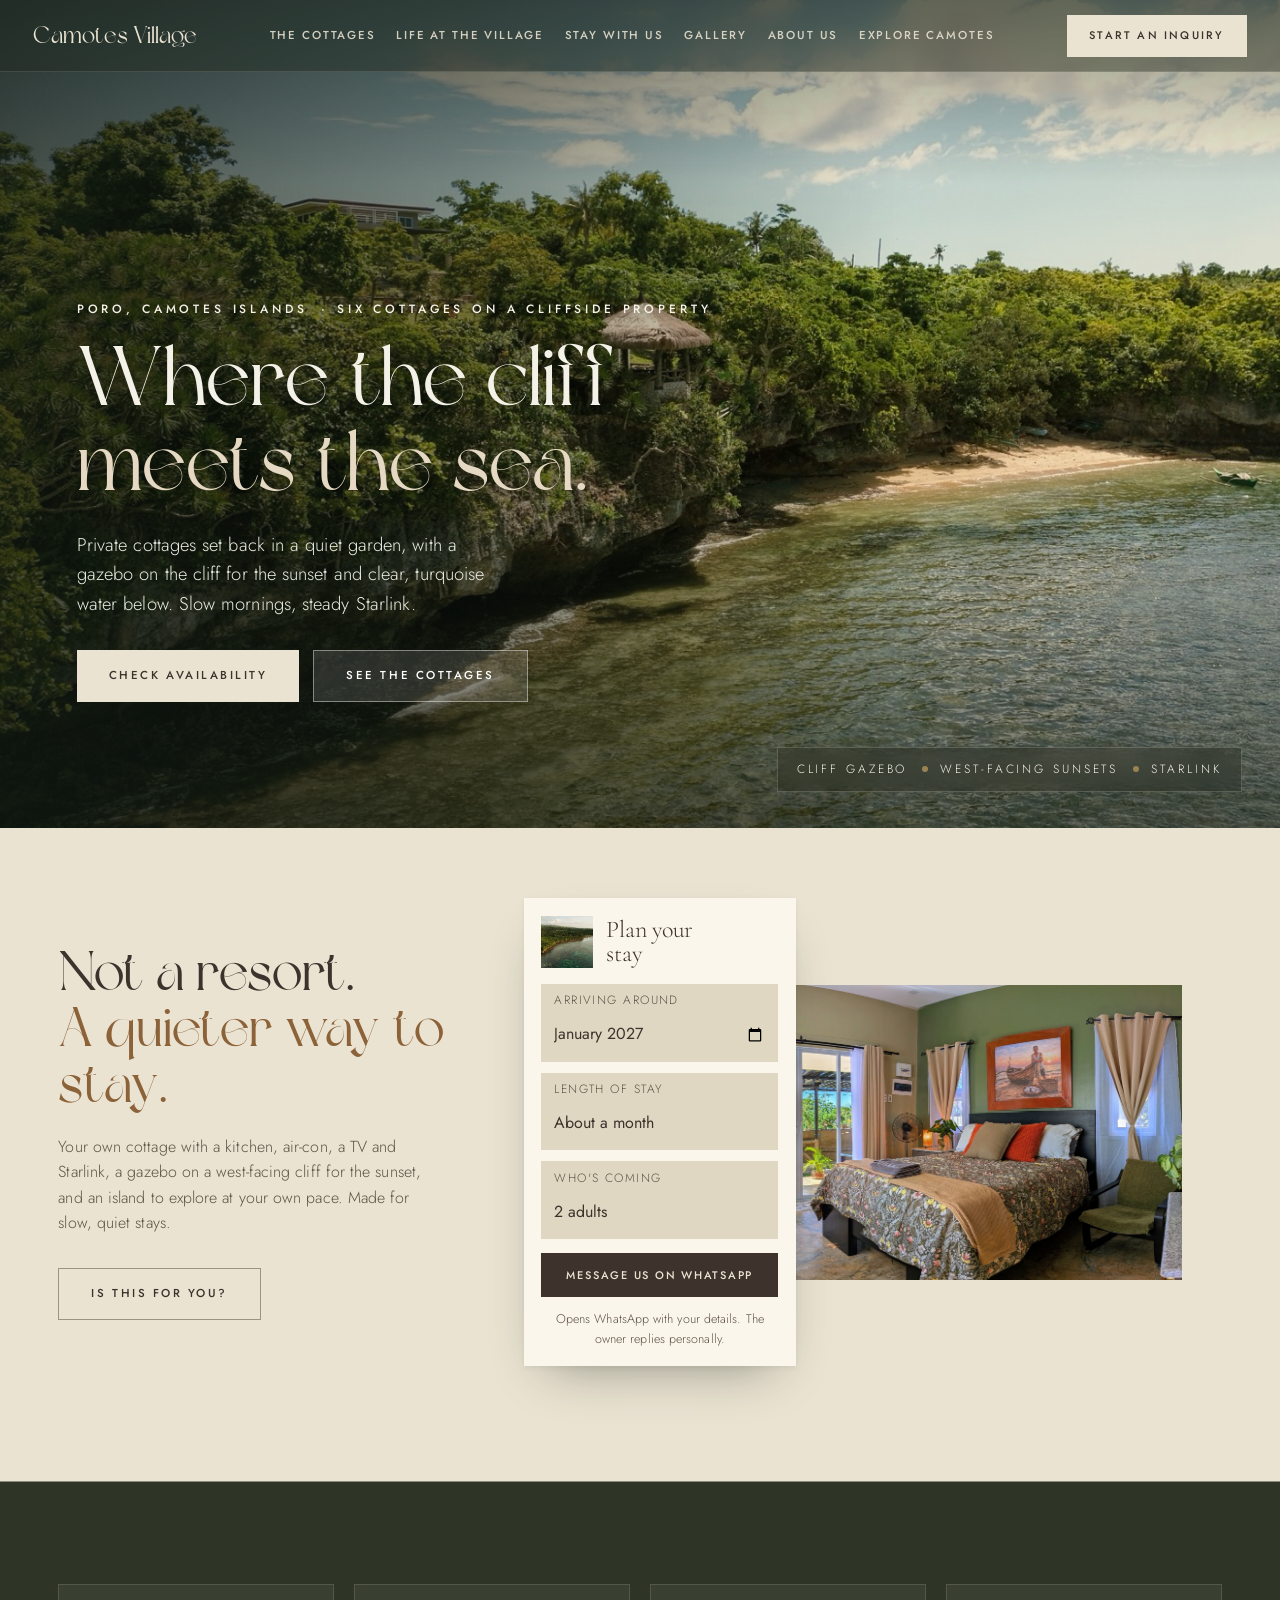
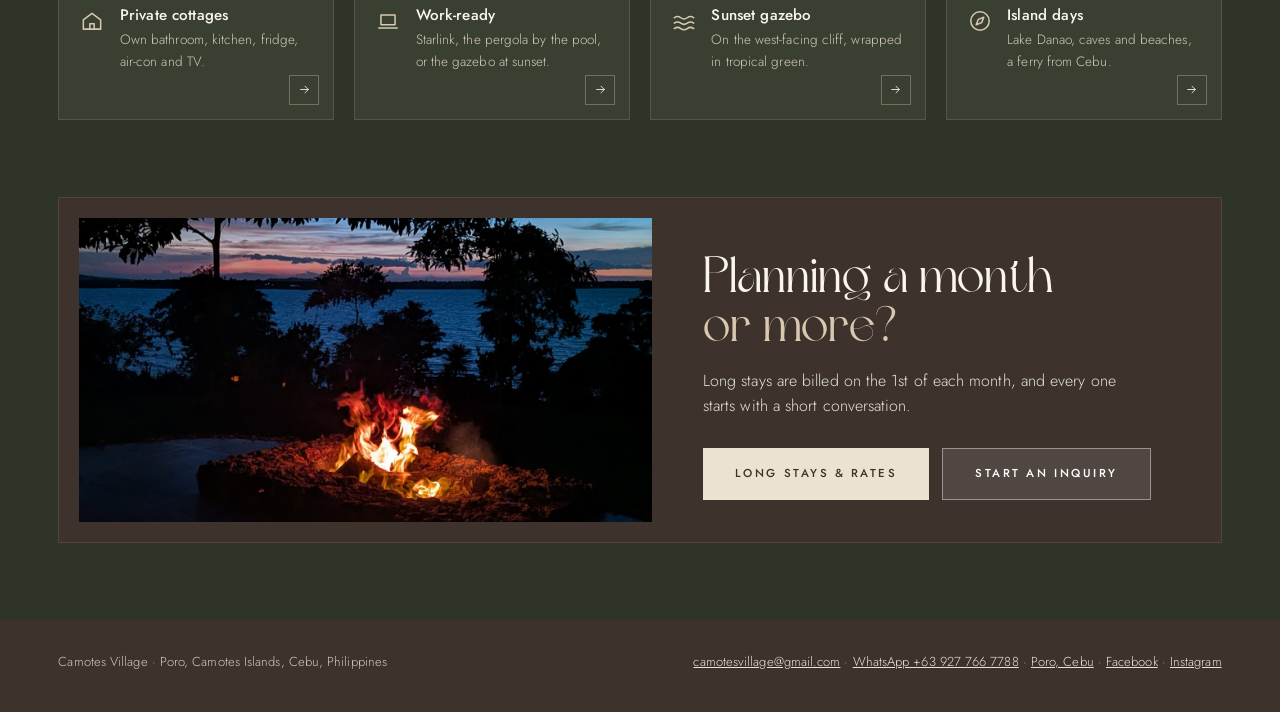
<file: index.html>
<!doctype html>
<html lang="en">
<head>
<meta charset="utf-8">
<meta name="robots" content="noindex, nofollow, noimageindex">
<meta name="viewport" content="width=device-width, initial-scale=1, viewport-fit=cover">
<title>Camotes Village · A quiet cliffside retreat in Poro, Cebu</title>
<meta name="description" content="Camotes Village: six private cottages on a cliffside property above clear water in Poro, Camotes Islands, Cebu. Sunsets from the cliff gazebo, reliable Starlink and six friendly resident dogs.">
<link rel="icon" href="data:image/svg+xml,<svg xmlns='http://www.w3.org/2000/svg' viewBox='0 0 32 32'><rect width='32' height='32' rx='16' fill='%234E5B3B'/><circle cx='16' cy='18' r='6' fill='%23E8E3D9'/></svg>">
<link rel="preconnect" href="https://fonts.googleapis.com">
<link rel="preconnect" href="https://fonts.gstatic.com" crossorigin>
<link href="https://fonts.googleapis.com/css2?family=Cormorant+Garamond:ital,wght@0,300;0,400;0,500;1,300;1,400&family=Jost:wght@300;400;500&display=swap" rel="stylesheet">
<link rel="stylesheet" href="photo-focus.css">
<style>
  :root {
    --page: #FBF9F4;        /* warm white, the page */
    --tile: #F3EFE6;        /* stone tiles and cards */
    --ink: #1E261C;         /* forest */
    --soft: #5A6450;
    --olive: #4E5B3B;       /* the one accent: buttons, the long-stay band */
    --olive-deep: #3E4A2F;
    --line: rgba(30, 38, 28, 0.13);
    --r-xl: 22px; --r-lg: 18px; --r-md: 14px;
    --display: "Cormorant Garamond", Georgia, serif;
    --text: "Jost", system-ui, sans-serif;
    --gutter: clamp(16px, 3vw, 40px);
    --maxw: 1240px;
    --ease: cubic-bezier(0.23, 1, 0.32, 1);
  }
  *, *::before, *::after { box-sizing: border-box; }
  html { -webkit-text-size-adjust: 100%; scroll-behavior: smooth; }
  body { margin: 0; background: var(--page); color: var(--ink); font: 300 16px/1.6 var(--text); letter-spacing: 0.005em; }
  img { display: block; max-width: 100%; }
  a { color: inherit; }
  :focus-visible { outline: 2px solid var(--olive); outline-offset: 3px; }
  h1, h2, h3 { font-family: var(--display); font-weight: 300; letter-spacing: -0.01em; margin: 0; }
  p { margin: 0; }
  .wrap { max-width: var(--maxw); margin: 0 auto; padding-inline: var(--gutter); }
  .eyebrow { font: 500 11px/1.2 var(--text); letter-spacing: 0.22em; text-transform: uppercase; color: var(--soft); }
  .pill {
    display: inline-flex; align-items: center; gap: 0.7rem; min-height: 46px; padding: 0 1.4rem; border-radius: 999px;
    font: 500 11.5px/1 var(--text); letter-spacing: 0.18em; text-transform: uppercase; text-decoration: none; white-space: nowrap;
    background: var(--olive); color: #F4F1E8; border: 1px solid var(--olive); cursor: pointer;
    transition: background-color 240ms var(--ease), color 240ms var(--ease);
  }
  .pill:hover { background: var(--olive-deep); }
  .pill--ghost { background: transparent; color: var(--ink); border-color: rgba(30, 38, 28, 0.35); }
  .pill--ghost:hover { background: var(--ink); color: var(--page); }
  .pill--light { background: transparent; color: #F4F1E8; border-color: rgba(244, 241, 232, 0.55); }
  .pill--light:hover { background: #F4F1E8; color: var(--olive-deep); }
  .pill svg { width: 16px; height: 16px; }
  .placeholder { display: inline-block; padding: 0 0.35em; border: 1px dashed currentColor; opacity: 0.8; font-style: normal; }

  /* gentle fade-in on entry, once */
  .in { opacity: 0; transform: translateY(14px); transition: opacity 620ms var(--ease), transform 620ms var(--ease); }
  .in.is-in { opacity: 1; transform: none; }
  @media (prefers-reduced-motion: reduce) { .in { transform: none; transition-duration: 200ms; } html { scroll-behavior: auto; } }

  /* ---------------------------------------------------------------- hero -- */
  .hero { padding: 12px 12px 0; }
  .hero__panel {
    position: relative; border-radius: var(--r-xl); overflow: hidden; color: #F4F1E8;
    min-height: min(860px, 92svh); display: flex; flex-direction: column;
  }
  .hero__img { position: absolute; inset: 0; width: 100%; height: 100%; object-fit: cover; object-position: 60% 40%; }
  .hero__shade {
    position: absolute; inset: 0; pointer-events: none;
    background:
      linear-gradient(90deg, rgba(14, 22, 16, 0.72) 0%, rgba(14, 22, 16, 0.42) 38%, rgba(14, 22, 16, 0.05) 70%),
      linear-gradient(180deg, rgba(14, 22, 16, 0.45) 0%, transparent 22%, transparent 62%, rgba(14, 22, 16, 0.55) 100%);
  }
  .nav { position: relative; z-index: 2; display: flex; align-items: center; gap: 1.5rem; padding: 22px clamp(18px, 3vw, 40px); }
  .nav__mark { display: flex; align-items: center; gap: 0.6rem; font: 400 1.4rem/1 var(--display); text-decoration: none; letter-spacing: 0.02em; white-space: nowrap; }
  .nav__links { display: flex; gap: clamp(1rem, 2vw, 2rem); margin: 0 auto; }
  .nav__links a { font-size: 13px; text-decoration: none; opacity: 0.9; padding-block: 0.8rem; white-space: nowrap; }
  .nav__links a:hover { opacity: 1; text-decoration: underline; text-underline-offset: 6px; }
  .nav .pill { background: rgba(78, 91, 59, 0.92); border-color: transparent; }
  .menu { position: relative; }
  .menu summary {
    list-style: none; cursor: pointer; width: 46px; height: 46px; border-radius: 50%; background: #F4F1E8; color: var(--ink);
    display: grid; place-items: center;
  }
  .menu summary::-webkit-details-marker { display: none; }
  .menu summary svg { width: 18px; height: 18px; }
  .menu__panel {
    position: absolute; right: 0; top: calc(100% + 10px); min-width: 15rem; padding: 0.6rem 0; display: grid;
    background: var(--page); color: var(--ink); border-radius: var(--r-md); box-shadow: 0 18px 40px -16px rgba(20, 30, 20, 0.45);
  }
  .menu__panel a { padding: 0.75rem 1.25rem; text-decoration: none; font-size: 15px; }
  .menu__panel a:hover { background: var(--tile); }

  .hero__body { position: relative; z-index: 1; flex: 1; display: grid; align-content: center; padding: 2rem clamp(18px, 6vw, 88px) 9.5rem; max-width: 46rem; }
  .hero h1 { font-size: clamp(3.2rem, 1.6rem + 5.4vw, 6.6rem); line-height: 0.95; }
  .hero h1 span { display: block; }
  .hero h1 span:last-child { font-style: italic; color: #DCE3C7; }
  .hero__lede { margin-top: 1.4rem; font-size: clamp(1rem, 0.95rem + 0.3vw, 1.15rem); max-width: 26rem; color: #E9EDE2; }
  .hero__body .pill { margin-top: 2rem; justify-self: start; background: rgba(78, 91, 59, 0.92); border-color: rgba(220, 227, 199, 0.35); }
  .values {
    position: absolute; z-index: 1; right: clamp(18px, 3vw, 40px); bottom: 9.5rem;
    display: flex; gap: 1.1rem; align-items: center; list-style: none; padding: 0; margin: 0; font-size: 13px;
  }
  .values li { display: flex; align-items: center; gap: 0.5rem; }
  .values li + li::before { content: ""; width: 28px; height: 1px; background: rgba(244, 241, 232, 0.5); margin-right: 0.6rem; }
  .values svg { width: 18px; height: 18px; flex: none; }

  /* ----------------------------------------- the three cards over the hero -- */
  .over { position: relative; z-index: 3; margin-top: -7.5rem; }
  .over__grid { display: grid; grid-template-columns: 3fr 1.05fr; gap: clamp(12px, 1.6vw, 20px); align-items: start; }
  .over__cards { display: grid; grid-template-columns: repeat(3, 1fr); gap: clamp(12px, 1.6vw, 20px); }
  .card {
    position: relative; display: block; aspect-ratio: 4 / 3.3; border-radius: var(--r-lg); overflow: hidden; color: #F4F1E8; text-decoration: none;
    border: 5px solid var(--page); box-shadow: 0 18px 40px -22px rgba(20, 30, 20, 0.55);
  }
  .card img { width: 100%; height: 100%; object-fit: cover; transition: transform 900ms var(--ease); }
  .card:hover img { transform: scale(1.04); }
  .card::after { content: ""; position: absolute; inset: 0; background: linear-gradient(180deg, transparent 45%, rgba(14, 22, 16, 0.72)); }
  .card__t { position: absolute; z-index: 1; left: 16px; right: 16px; bottom: 14px; display: flex; justify-content: space-between; align-items: end; gap: 1rem; }
  .card__t h3 { font-size: clamp(1.25rem, 1rem + 0.6vw, 1.55rem); line-height: 1.05; }
  .card__t span { font: 400 1rem/1 var(--display); opacity: 0.85; }
  /* starts below the hero's edge; the negative bottom margin lets it hang beside the next section instead of pushing it down */
  .exp { padding: 0 0 0.6rem 0.6rem; margin-top: 8.25rem; margin-bottom: -6rem; }
  .exp h2 { font: 500 0.95rem/1.3 var(--text); letter-spacing: 0.01em; }
  .exp p { margin-top: 0.6rem; font-size: 14px; color: var(--soft); }
  .exp dl { margin: 1rem 0 0; display: grid; grid-template-columns: auto 1fr; gap: 0.35rem 1rem; font-size: 13px; }
  .exp dt { color: var(--soft); }
  .exp dd { margin: 0; }

  /* -------------------------------------------------------- relaxation -- */
  .relax { padding-block: clamp(2.5rem, 4.5vw, 4rem) clamp(3rem, 5vw, 4rem); }
  .relax__grid { display: grid; grid-template-columns: 0.95fr 1.6fr; gap: clamp(2rem, 4vw, 3.5rem); align-items: center; }
  .relax h2 { font-size: clamp(2.4rem, 1.6rem + 2.4vw, 3.6rem); line-height: 1; }
  .relax__copy p { margin-top: 1.25rem; color: var(--soft); max-width: 24rem; }
  .relax__copy .pill { margin-top: 2rem; }
  .relax__visual { position: relative; display: grid; grid-template-columns: 17rem 1fr; align-items: center; }
  .relax__photo { grid-column: 2; grid-row: 1; margin-left: -4rem; border-radius: var(--r-lg); overflow: hidden; aspect-ratio: 16 / 10.5; }
  .relax__photo img { width: 100%; height: 100%; object-fit: cover; }

  .plan {
    grid-column: 1; grid-row: 1; position: relative; z-index: 1; background: var(--page); border-radius: var(--r-lg);
    padding: 1.1rem; box-shadow: 0 22px 50px -24px rgba(20, 30, 20, 0.45), 0 2px 6px rgba(20, 30, 20, 0.06);
    display: grid; gap: 0.7rem;
  }
  .plan__head { display: flex; gap: 0.8rem; align-items: center; margin-bottom: 0.3rem; }
  .plan__head img { width: 52px; height: 52px; border-radius: 0; object-fit: cover; }
  .plan__head h3 { font-size: 1.5rem; line-height: 1; }
  .plan label { display: grid; gap: 0.15rem; background: var(--tile); border-radius: 10px; padding: 0.45rem 0.8rem 0.3rem; font-size: 12px; letter-spacing: 0.12em; text-transform: uppercase; color: var(--soft); cursor: pointer; }
  .plan input, .plan select {
    font: 400 16px/1.3 var(--text); letter-spacing: 0; text-transform: none; color: var(--ink);
    background: transparent; border: 0; padding: 0.1rem 0; width: 100%; min-height: 44px; appearance: none; -webkit-appearance: none;
  }
  .plan input:focus, .plan select:focus { outline: none; }
  /* month field: iOS Safari centres date values and Android Chrome pads them; pin the value to the left edge like the other fields */
  .plan input[type=month] { text-align: left; display: block; }
  .plan input[type=month]::-webkit-date-and-time-value { text-align: left; margin: 0; }
  .plan input[type=month]::-webkit-datetime-edit, .plan input[type=month]::-webkit-datetime-edit-fields-wrapper { padding: 0; margin: 0; }
  .plan input[type=month]::-webkit-datetime-edit-month-field, .plan input[type=month]::-webkit-datetime-edit-year-field { padding-left: 0; padding-right: 0; }
  .plan label:focus-within { outline: 2px solid var(--olive); outline-offset: 1px; }
  .plan .pill { justify-content: center; min-height: 44px; border-radius: 10px; margin-top: 0.2rem; }
  .plan small { font-size: 12.5px; color: var(--soft); text-align: center; }

  /* ------------------------------------------------------------- tiles -- */
  .tiles { display: grid; grid-template-columns: repeat(4, 1fr); gap: clamp(12px, 1.6vw, 20px); padding-bottom: clamp(3rem, 6vw, 5rem); }
  .tile {
    position: relative; display: grid; grid-template-columns: auto 1fr; gap: 0.25rem 0.9rem; align-content: start;
    background: var(--tile); border-radius: var(--r-md); padding: 1.3rem 1.25rem 2.9rem; text-decoration: none;
    transition: background-color 240ms var(--ease);
  }
  .tile:hover { background: #ECE6D9; }
  .tile svg.ic { grid-row: span 2; width: 26px; height: 26px; color: var(--olive); margin-top: 2px; }
  .tile h3 { font: 500 0.95rem/1.3 var(--text); letter-spacing: 0.01em; }
  .tile p { font-size: 13.5px; color: var(--soft); }
  .tile .go { position: absolute; right: 14px; bottom: 14px; width: 30px; height: 30px; border-radius: 50%; border: 1px solid rgba(30, 38, 28, 0.25); display: grid; place-items: center; }
  .tile .go svg { width: 13px; height: 13px; }

  /* ----------------------------------------------------- long-stay band -- */
  .band { padding-bottom: clamp(3rem, 6vw, 5rem); }
  .band__panel {
    position: relative; display: grid; grid-template-columns: 1.15fr 1fr; gap: clamp(1.5rem, 4vw, 3.5rem); align-items: center;
    background: var(--olive); color: #F4F1E8; border-radius: var(--r-xl); padding: clamp(14px, 1.6vw, 20px); overflow: hidden;
  }
  .band__photo { border-radius: var(--r-lg); overflow: hidden; aspect-ratio: 16 / 8.5; }
  .band__photo img { width: 100%; height: 100%; object-fit: cover; }
  .band__copy { position: relative; z-index: 1; padding: 1rem 1rem 1rem 0; }
  .band__copy .eyebrow { color: #D7DEC3; }
  .band h2 { font-size: clamp(2.2rem, 1.5rem + 2vw, 3.2rem); line-height: 1; margin-top: 0.8rem; }
  .band p { margin-top: 1rem; color: #E1E6D6; max-width: 26rem; }
  .band__actions { display: flex; flex-wrap: wrap; gap: 0.8rem; margin-top: 1.8rem; }
  .band .pill { background: #F4F1E8; color: var(--olive-deep); border-color: #F4F1E8; }
  .band .pill:hover { background: #fff; }

  .foot { border-top: 1px solid var(--line); padding-block: 2rem 2.5rem; display: flex; flex-wrap: wrap; gap: 0.75rem 2rem; justify-content: space-between; font-size: 13px; color: var(--soft); }
  .foot a { white-space: nowrap; }

  /* -------------------------------------------------------------- phone -- */
  @media (max-width: 1100px) {
    .nav__links { display: none; }
    .nav .pill { margin-left: auto; }
    .over__grid { grid-template-columns: 1fr; }
    .exp { margin-top: 0; margin-bottom: 0; padding: 1rem 0 0; display: grid; grid-template-columns: 1fr 1fr; gap: 1rem 2rem; }
    .exp dl { margin: 0; }
    .relax__grid { grid-template-columns: 1fr; }
    .tiles { grid-template-columns: 1fr 1fr; }
  }
  @media (max-width: 760px) {
    .hero { padding: 8px 8px 0; }
    .hero__panel { min-height: 88svh; }
    .nav { padding: 14px 14px; gap: 0.6rem; }
    .nav__mark { font-size: 1.2rem; }
    .nav .pill { padding: 0 1rem; font-size: 10.5px; letter-spacing: 0.14em; min-height: 42px; }
    .menu summary { width: 42px; height: 42px; }
    .hero__body { padding: 1rem 20px 11rem; align-content: end; }
    .hero__img { object-position: 46% 40%; }
    .values { left: 20px; right: 20px; bottom: 8.6rem; flex-wrap: wrap; gap: 0.5rem 0.9rem; }
    .values li + li::before { display: none; }
    .over { margin-top: -6rem; }
    .over__cards {
      grid-template-columns: repeat(3, 68vw); overflow-x: auto; scroll-snap-type: x mandatory; scrollbar-width: none;
      padding: 0 var(--gutter) 6px; margin-inline: calc(var(--gutter) * -1); scroll-padding-inline: var(--gutter);
    }
    .over__cards::-webkit-scrollbar { display: none; }
    .card { scroll-snap-align: start; }
    .exp { grid-template-columns: 1fr; }
    .relax__visual { grid-template-columns: 1fr; }
    .relax__photo { grid-column: 1; grid-row: 1; margin: 0; }
    .plan { grid-column: 1; grid-row: 2; margin: -3rem 12px 0; }
    .tiles { grid-template-columns: 1fr; }
    .band__panel { grid-template-columns: 1fr; }
    .band__copy { padding: 0.5rem 0.6rem 1rem; }
  }
  @media (max-width: 400px) { .nav .pill { display: none; } .menu { margin-left: auto; } }

  /* ==================================================================
     Tropical premium: forest and espresso grounds with a linen section,
     square corners, serif headlines with a tan second line, cream solid
     and see-through buttons, brass-rule labels.
     ================================================================== */
  :root {
    --forest: #2E3526; --espresso: #3D322C; --linen: #EAE3D2; --ivory: #FAF6EC; --tan: #D8C8B0; --brass: #9A8253;
    --page: var(--forest); --tile: rgba(234, 227, 210, 0.06); --ink: var(--ivory); --soft: #D3CAB6; --line: rgba(234, 227, 210, 0.2);
    --display: "Cormorant Garamond", Georgia, serif;
    --r-xl: 0px; --r-lg: 0px; --r-md: 0px;
  }
  h1, h2, h3 { font-weight: 300; }
  h1 em, h2 em { font-style: normal; color: var(--tan); }
  :focus-visible { outline-color: var(--tan); }
  .eyebrow { font-size: 12px; letter-spacing: 0.32em; color: var(--linen); display: flex; align-items: center; gap: 14px; }
  .eyebrow::before { content: ""; width: 44px; height: 1px; background: var(--brass); }
  .pill { border-radius: 0; background: var(--linen); color: var(--espresso); border: 0; min-height: 52px; padding: 0 2rem; letter-spacing: 0.22em; font-weight: 500; }
  .pill:hover { background: var(--ivory); }
  .pill--glass, .pill--ghost { background: rgba(255, 255, 255, 0.12); color: #fff; border: 1px solid rgba(255, 255, 255, 0.42); }
  .pill--glass:hover, .pill--ghost:hover { background: rgba(255, 255, 255, 0.22); color: #fff; }
  .band .pill--glass:hover { background: rgba(255, 255, 255, 0.22); color: #fff; }
  .pill--line { background: transparent; color: var(--linen); border: 1px solid var(--tan); min-height: 46px; }
  .pill--line:hover { background: rgba(234, 227, 210, 0.12); }

  .hero { padding: 0; }
  .nav__mark { font-size: 1.7rem; }
  .nav__links a { text-transform: uppercase; font-size: 11.5px; letter-spacing: 0.16em; font-weight: 500; }
  .nav .pill { background: transparent; }
  .menu summary { border-radius: 0; background: rgba(234, 227, 210, 0.14); color: var(--linen); }
  .menu__panel { border-radius: 0; background: var(--espresso); color: var(--linen); }
  .menu__panel a:hover { background: rgba(234, 227, 210, 0.08); }
  .hero h1 { font-size: clamp(3rem, 1.4rem + 5vw, 6.2rem); line-height: 0.98; text-shadow: 0 2px 20px rgba(0, 0, 0, 0.4); }
  .hero h1 span:last-child { font-style: normal; color: var(--linen); }
  .hero__actions { display: flex; flex-wrap: wrap; gap: 14px; margin-top: 2rem; }
  .hero__actions .pill { margin: 0; }
  .values { text-transform: uppercase; letter-spacing: 0.24em; font-size: 12px; gap: 0.9rem; }
  .values li + li::before { width: 6px; height: 6px; border-radius: 50%; background: var(--brass); margin-right: 0.3rem; }
  /* the one frosted element on the hero: a thin strip behind the facts line */
  .values {
    padding: 0.75rem 1.2rem; background: rgba(20, 26, 18, 0.3); border: 1px solid rgba(234, 227, 210, 0.2);
    backdrop-filter: blur(10px) saturate(1.1); -webkit-backdrop-filter: blur(10px) saturate(1.1);
  }
  /* on phones the facts line joins the button column: same width, same edges */
  @media (max-width: 760px) {
    .hero__body { padding-bottom: 0; }
    .values {
      position: static; margin: 1.6rem 20px 2rem; padding: 0; background: none; border: 0;
      backdrop-filter: none; -webkit-backdrop-filter: none;
      justify-content: center; flex-wrap: wrap; gap: 0.5rem 0.75rem; font-size: 11px; letter-spacing: 0.2em; text-align: center;
    }
    .values li + li::before { display: none; }
    .values { gap: 0.55rem 1.4rem; }
  }

  .card { border: 0; box-shadow: 0 24px 50px -20px rgba(0, 0, 0, 0.55); }
  .card__t h3 { font-family: var(--display); }
  .exp h2 { font: 400 1.4rem/1.2 var(--display); }

  /* the one linen section, bleeding edge to edge */
  .linen {
    --ink: var(--espresso); --soft: #5E5246; --tile: #E0D7C3; --line: rgba(61, 50, 44, 0.18);
    color: var(--espresso); background: var(--linen); box-shadow: 0 0 0 100vmax var(--linen); clip-path: inset(0 -100vmax);
    padding-block: clamp(4.5rem, 9vw, 8rem); margin-top: clamp(3rem, 6vw, 5rem);
  }
  .linen h2 em { color: #8C6239; }
  .linen .pill--ghost { color: var(--espresso); border-color: rgba(61, 50, 44, 0.45); background: transparent; }
  .linen .pill--ghost:hover { background: rgba(61, 50, 44, 0.08); color: var(--espresso); }
  .linen .relax__copy p { color: #5E5246; }
  .plan { background: var(--ivory); border-radius: 0; color: var(--espresso); }
  .plan label { border-radius: 0; color: #5E5246; }
  .plan input, .plan select { color: var(--espresso); }
  .plan .pill { border-radius: 0; background: var(--espresso); color: var(--linen); }
  .plan .pill:hover { background: #2A221D; }
  /* the button fits the card: tighter tracking, and it may wrap rather than push the card wider */
  .plan > * { min-width: 0; }
  .plan .pill { white-space: normal; text-align: center; line-height: 1.35; padding: 0.75rem 1rem; letter-spacing: 0.16em; font-size: 11px; }
  .plan small { color: #5E5246; }

  .tiles { padding-top: clamp(4rem, 8vw, 7rem); }
  .tile { border: 1px solid rgba(234, 227, 210, 0.14); }
  .tile:hover { background: rgba(234, 227, 210, 0.1); }
  .tile svg.ic { color: var(--tan); }
  .tile .go { border-radius: 0; border-color: rgba(234, 227, 210, 0.3); }

  .band__panel { background: var(--espresso); border: 1px solid rgba(234, 227, 210, 0.1); }
  .band__copy .eyebrow { color: var(--linen); }
  .band h2 { color: var(--ivory); }
  .band .pill { background: var(--linen); color: var(--espresso); border: 0; }
  .band .pill--glass { background: rgba(255, 255, 255, 0.1); color: #fff; border: 1px solid rgba(255, 255, 255, 0.42); }

  .foot { background: var(--espresso); color: #D3CAB6; border-top: 0; box-shadow: 0 0 0 100vmax var(--espresso); clip-path: inset(0 -100vmax); }
  .foot a { color: var(--linen); }
  @media (max-width: 760px) { .foot a { display: inline-flex; align-items: center; min-height: 44px; } }
  .hero__body { max-width: 62rem; }
  .hero h1 { font-size: clamp(2.6rem, 1.1rem + 4.2vw, 5.4rem); }
  .hero__body .hero__actions .pill { background: var(--linen); color: var(--espresso); border: 0; }
  .hero__body .hero__actions .pill:hover { background: var(--ivory); }
  .hero__body .hero__actions .pill--glass { background: rgba(255, 255, 255, 0.12); color: #fff; border: 1px solid rgba(255, 255, 255, 0.42); }
  .hero__body .hero__actions .pill--glass:hover { background: rgba(255, 255, 255, 0.22); }
  /* the hero stands alone; the three cards and the intro get their own section below it */
  .hero__body { padding-bottom: clamp(5rem, 12svh, 8rem); }
  .values { bottom: clamp(1.75rem, 4svh, 2.75rem); }
  .over { margin-top: 0; padding-block: clamp(4.5rem, 9vw, 8rem) clamp(1rem, 3vw, 2rem); }
  .over__grid { grid-template-columns: 1fr; }
  .exp { margin: 0; padding: 0 0 0 clamp(0.5rem, 2vw, 1.5rem); }
  .exp h2 { font-size: 1.75rem; font-weight: 400; }
  /* home headline: a touch larger, second line in the site's tan (lifted a little to hold up on the bright cliff photo) */
  /* hero text sits low, over the water, so the cliff, gazebo and house stay clear above it */
  @media (min-width: 761px) { .hero .hero__body { align-content: end; padding-bottom: clamp(6.5rem, 14svh, 9rem); } }
  .hero .hero__body h1 { font-size: clamp(2.9rem, 1.6rem + 4.6vw, 6.4rem); line-height: 1; }
  .hero .hero__body h1 span:last-child { color: #E6D9C3; text-shadow: 0 2px 22px rgba(0, 0, 0, 0.5); }
  /* new hero photo: keep the gazebo and the cottage in frame */
  /* framed by the owner with hero-tune.html: zoomed towards the cliff gazebo */
  .hero .hero__img { object-position: 4% 29%; transform-origin: 4% 29%; scale: 1.26; }
  /* hero line above the headline: flush left with the headline, no brass rule */
  .hero__eyebrow { margin: 0 0 1.4rem; color: #F4F1E8; text-shadow: 0 1px 10px rgba(0, 0, 0, 0.45); }
  .hero__eyebrow::before { content: none; display: none; }
  @media (max-width: 760px) { .hero__eyebrow-more { display: none; } }
  @media (max-width: 760px) { .hero .hero__img { object-position: 39% 58%; transform-origin: 39% 58%; scale: 1.02; } }
  .linen { margin-top: 0; }
  /* the first section after the hero: a shorter step down from the photo */
  .relax.linen { padding-top: clamp(3rem, 5.5vw, 5rem); }
  @media (max-width: 1100px) { .exp { padding: 1.5rem 0 0; } }
  @media (max-width: 760px) {
    .hero__actions .pill { flex: 1 1 auto; justify-content: center; }
    .hero__body { padding-bottom: 0; }
    .over { margin-top: 0; }
  }
  /* phones: the copy runs full width over bright water, so the shade sits under the text block, not the whole frame */
  @media (max-width: 760px) {
    .hero__shade { background: linear-gradient(180deg, rgba(0, 0, 0, 0.45) 0%, transparent 18%, transparent 26%, rgba(0, 0, 0, 0.55) 42%, rgba(0, 0, 0, 0.78) 70%, rgba(0, 0, 0, 0.85) 100%); }
  }
  .skip { position: fixed; left: 1rem; top: -60px; z-index: 1000; padding: 0.8rem 1.2rem; background: #3D322C; color: #F4F1E8; font: 500 14px/1 Jost, system-ui, sans-serif; text-decoration: none; }
  .skip:focus { top: 1rem; }
</style>
<link rel="stylesheet" href="bar.css">
</head>
<body>
<a class="skip" href="#main">Skip to content</a>

<!-- small line icons, drawn once -->
<svg width="0" height="0" style="position:absolute" aria-hidden="true">
  <defs>
    <symbol id="i-moon" viewBox="0 0 24 24"><path fill="none" stroke="currentColor" stroke-width="1.4" d="M19 14.5A7.5 7.5 0 0 1 9.5 5a7.5 7.5 0 1 0 9.5 9.5z"/></symbol>
    <symbol id="i-signal" viewBox="0 0 24 24"><g fill="none" stroke="currentColor" stroke-width="1.4" stroke-linecap="round"><path d="M4 9.5a12 12 0 0 1 16 0M7 12.8a7.5 7.5 0 0 1 10 0M10 16a3 3 0 0 1 4 0"/><circle cx="12" cy="19" r="0.8" fill="currentColor"/></g></symbol>
    <symbol id="i-paw" viewBox="0 0 24 24"><g fill="none" stroke="currentColor" stroke-width="1.4"><ellipse cx="12" cy="16" rx="4" ry="3.2"/><circle cx="6.5" cy="10.5" r="1.6"/><circle cx="17.5" cy="10.5" r="1.6"/><circle cx="9.5" cy="7" r="1.6"/><circle cx="14.5" cy="7" r="1.6"/></g></symbol>
    <symbol id="i-house" viewBox="0 0 24 24"><path fill="none" stroke="currentColor" stroke-width="1.4" stroke-linejoin="round" d="M4 11l8-6 8 6v8.5H4zM10 19.5v-5h4v5"/></symbol>
    <symbol id="i-laptop" viewBox="0 0 24 24"><path fill="none" stroke="currentColor" stroke-width="1.4" stroke-linejoin="round" d="M5.5 6.5h13v9h-13zM3 18.5h18"/></symbol>
    <symbol id="i-waves" viewBox="0 0 24 24"><path fill="none" stroke="currentColor" stroke-width="1.4" stroke-linecap="round" d="M3 9c2-1.5 4-1.5 6 0s4 1.5 6 0 4-1.5 6 0M3 14c2-1.5 4-1.5 6 0s4 1.5 6 0 4-1.5 6 0M3 19c2-1.5 4-1.5 6 0s4 1.5 6 0 4-1.5 6 0"/></symbol>
    <symbol id="i-compass" viewBox="0 0 24 24"><g fill="none" stroke="currentColor" stroke-width="1.4" stroke-linejoin="round"><circle cx="12" cy="12" r="8.5"/><path d="M15.5 8.5l-2 5-5 2 2-5z"/></g></symbol>
    <symbol id="i-arrow" viewBox="0 0 24 24"><path fill="none" stroke="currentColor" stroke-width="1.6" stroke-linecap="round" stroke-linejoin="round" d="M5 12h14M13 6l6 6-6 6"/></symbol>
    <symbol id="i-menu" viewBox="0 0 24 24"><path fill="none" stroke="currentColor" stroke-width="1.6" stroke-linecap="round" d="M5 9h14M5 15h14"/></symbol>
  </defs>
</svg>

<!-- bar -->
<header class="cv-bar">
  <a class="cv-bar__mark" href="index.html">Camotes Village</a>
  <nav class="cv-bar__links" aria-label="Pages">
    <a href="cottages.html">The Cottages</a>
    <a href="life.html">Life at the Village</a>
    <a href="stay.html">Stay with Us</a>
    <a href="gallery.html">Gallery</a>
    <a href="about.html">About Us</a>
    <a href="explore.html">Explore Camotes</a>
  </nav>
  <a class="cv-bar__cta" href="inquire.html">Start an inquiry</a>
  <details class="cv-bar__menu">
    <summary aria-label="Menu"><svg viewBox="0 0 24 24" aria-hidden="true"><path fill="none" stroke="currentColor" stroke-width="1.6" stroke-linecap="round" d="M5 9h14M5 15h14"/></svg></summary>
    <nav class="cv-bar__panel" aria-label="Pages">
      <a href="index.html" aria-current="page">Home</a>
    <a href="cottages.html">The Cottages</a>
    <a href="life.html">Life at the Village</a>
    <a href="stay.html">Stay with Us</a>
    <a href="gallery.html">Gallery</a>
    <a href="about.html">About Us</a>
    <a href="explore.html">Explore Camotes</a>
    <a href="inquire.html">Inquire</a>
    </nav>
  </details>
</header>
<!-- /bar -->
<header class="hero">
  <div class="hero__panel">
    <img class="hero__img" src="media/web/hero-warm-1800.jpg" srcset="media/web/hero-warm-1800.jpg 1800w, media/web/hero-warm-2880.jpg 2880w, media/web/hero-warm-3600.jpg 3600w" sizes="(max-width: 760px) 210vw, 126vw" alt="Camotes Village from the sea: the thatched gazebo on a green limestone cliff, a cottage above in the trees, a sandy cove and clear water" fetchpriority="high">
    <div class="hero__shade" aria-hidden="true"></div>


    <div class="hero__body">
      <p class="eyebrow hero__eyebrow">Poro, Camotes Islands<span class="hero__eyebrow-more"> · Six cottages on a cliffside property</span></p>
      <h1><span>Where the cliff</span><span>meets the sea.</span></h1>
      <p class="hero__lede">Private cottages set back in a quiet garden, with a gazebo on the cliff for the sunset and clear, turquoise water below. Slow mornings, steady Starlink.</p>
      <div class="hero__actions"><a class="pill" href="inquire.html">Check availability</a><a class="pill pill--glass" href="cottages.html">See the cottages</a></div>
    </div>

    <ul class="values" aria-label="What it's like">
      <li>Cliff gazebo</li>
      <li>West-facing sunsets</li>
      <li>Starlink</li>
    </ul>
  </div>
</header>

<main id="main">

  <section class="relax wrap linen" aria-labelledby="relax-h">
    <div class="relax__grid">
      <div class="relax__copy in">
        <h2 id="relax-h">Not a resort.<br><em>A quieter way to stay.</em></h2>
        <p>Your own cottage with a kitchen, air-con, a TV and Starlink, a gazebo on a west-facing cliff for the sunset, and an island to explore at your own pace. Made for slow, quiet stays.</p>
        <a class="pill pill--ghost" href="stay.html">Is this for you?</a>
      </div>
      <div class="relax__visual">
        <form class="plan in" action="inquire.html" method="get" aria-labelledby="plan-h">
          <div class="plan__head">
            <img src="media/web/01-coast-thumb.jpg" width="300" height="168" alt="" aria-hidden="true">
            <h3 id="plan-h">Plan your<br>stay</h3>
          </div>
          <label>Arriving around<input type="month" name="arrival" required></label>
          <label>Length of stay
            <select name="stay" required>
              <option value="About a month">About a month</option>
              <option value="Two months or more">Two months or more</option>
              <option value="About a week">About a week</option>
              <option value="1 to 2 nights">1 to 2 nights</option>
            </select>
          </label>
          <label>Who's coming
            <select name="who">
              <option>1 adult</option>
              <option selected>2 adults</option>
              <option>More than 2</option>
            </select>
          </label>
          <button class="pill" type="submit">Message us on WhatsApp</button>
          <small>Opens WhatsApp with your details. The owner replies personally.</small>
        </form>
        <figure class="relax__photo in" style="margin-top:0;margin-bottom:0">
          <img src="media/web/88-amakan-room-sea.jpg" width="2000" height="1218" alt="Amakan: a bright, green-walled room with a queen bed under the fisherman painting, the sliding door open to the terrace and the blue sea" loading="lazy">
        </figure>
      </div>
    </div>
  </section>

  <section class="wrap" aria-label="What's here">
    <div class="tiles">
      <a class="tile in" href="cottages.html"><svg class="ic" aria-hidden="true"><use href="#i-house"/></svg><h3>Private cottages</h3><p>Own bathroom, kitchen, fridge, air-con and TV.</p><span class="go" aria-hidden="true"><svg><use href="#i-arrow"/></svg></span></a>
      <a class="tile in" href="life.html"><svg class="ic" aria-hidden="true"><use href="#i-laptop"/></svg><h3>Work-ready</h3><p>Starlink, the pergola by the pool, or the gazebo at sunset.</p><span class="go" aria-hidden="true"><svg><use href="#i-arrow"/></svg></span></a>
      <a class="tile in" href="life.html"><svg class="ic" aria-hidden="true"><use href="#i-waves"/></svg><h3>Sunset gazebo</h3><p>On the west-facing cliff, wrapped in tropical green.</p><span class="go" aria-hidden="true"><svg><use href="#i-arrow"/></svg></span></a>
      <a class="tile in" href="explore.html"><svg class="ic" aria-hidden="true"><use href="#i-compass"/></svg><h3>Island days</h3><p>Lake Danao, caves and beaches, a ferry from Cebu.</p><span class="go" aria-hidden="true"><svg><use href="#i-arrow"/></svg></span></a>
    </div>
  </section>

  <section class="band wrap" aria-labelledby="band-h">
    <div class="band__panel in">
      <div class="band__photo"><img src="media/web/21-bonfire-dusk.jpg" width="1400" height="1050" alt="A fire in a coral-stone pit at dusk, the sea behind the trees" loading="lazy"></div>
      <div class="band__copy">
        <h2 id="band-h">Planning a month<br><em>or more?</em></h2>
        <p>Long stays are billed on the 1st of each month, and every one starts with a short conversation.</p>
        <div class="band__actions">
          <a class="pill" href="stay.html#rates">Long stays &amp; rates</a>
          <a class="pill pill--glass" href="inquire.html">Start an inquiry</a>
        </div>
      </div>
    </div>
  </section>
</main>

<footer class="foot wrap">
  <span>Camotes Village · Poro, Camotes Islands, Cebu, Philippines</span>
  <span><a href="mailto:camotesvillage@gmail.com">camotesvillage@gmail.com</a> · <a href="https://wa.me/639277667788">WhatsApp +63 927 766 7788</a> · <a href="https://maps.app.goo.gl/2XbyZts8r2YNd3Pr9" target="_blank" rel="noopener">Poro, Cebu</a> · <a href="https://www.facebook.com/profile.php?id=61580286550292" target="_blank" rel="noopener">Facebook</a> · <a href="https://www.instagram.com/camotesvillage/" target="_blank" rel="noopener">Instagram</a></span>
</footer>

<script>
  // the month field opens on next month rather than an empty mask
  (function () {
    var m = document.querySelector('.plan input[type=month]');
    if (!m || m.value) return;
    var d = new Date(); d.setMonth(d.getMonth() + 1);
    m.value = d.getFullYear() + '-' + String(d.getMonth() + 1).padStart(2, '0');
    m.min = new Date().toISOString().slice(0, 7);
  })();
  // the plan card opens a WhatsApp message to the owner, already written with what they picked
  (function () {
    var form = document.querySelector('form.plan');
    if (!form) return;
    form.addEventListener('submit', function (e) {
      e.preventDefault();
      var f = function (n) { return form.elements.namedItem(n).value; };
      var when = f('arrival') ? new Date(f('arrival') + '-01T00:00').toLocaleDateString('en-US', { month: 'long', year: 'numeric' }) : 'soon';
      var text = "Hi! I'd love to stay at Camotes Village. Arriving around " + when + ', ' + f('stay').toLowerCase() + ', ' + f('who').toLowerCase() + '.';
      window.open('https://wa.me/639277667788?text=' + encodeURIComponent(text), '_blank', 'noopener');
    });
  })();
  // fade in once on entry; everything is visible if this never runs
  (function () {
    var els = document.querySelectorAll('.in');
    if (!('IntersectionObserver' in window)) { els.forEach(function (e) { e.classList.add('is-in'); }); return; }
    var io = new IntersectionObserver(function (es) {
      es.forEach(function (e) { if (e.isIntersecting) { e.target.classList.add('is-in'); io.unobserve(e.target); } });
    }, { rootMargin: '0px 0px -8% 0px' });
    els.forEach(function (e, i) { e.style.transitionDelay = (i % 4) * 60 + 'ms'; io.observe(e); });
  })();
</script>
<script src="bar.js" defer></script>
<script src="parallax.js" defer></script>
</body>
</html>
</file>
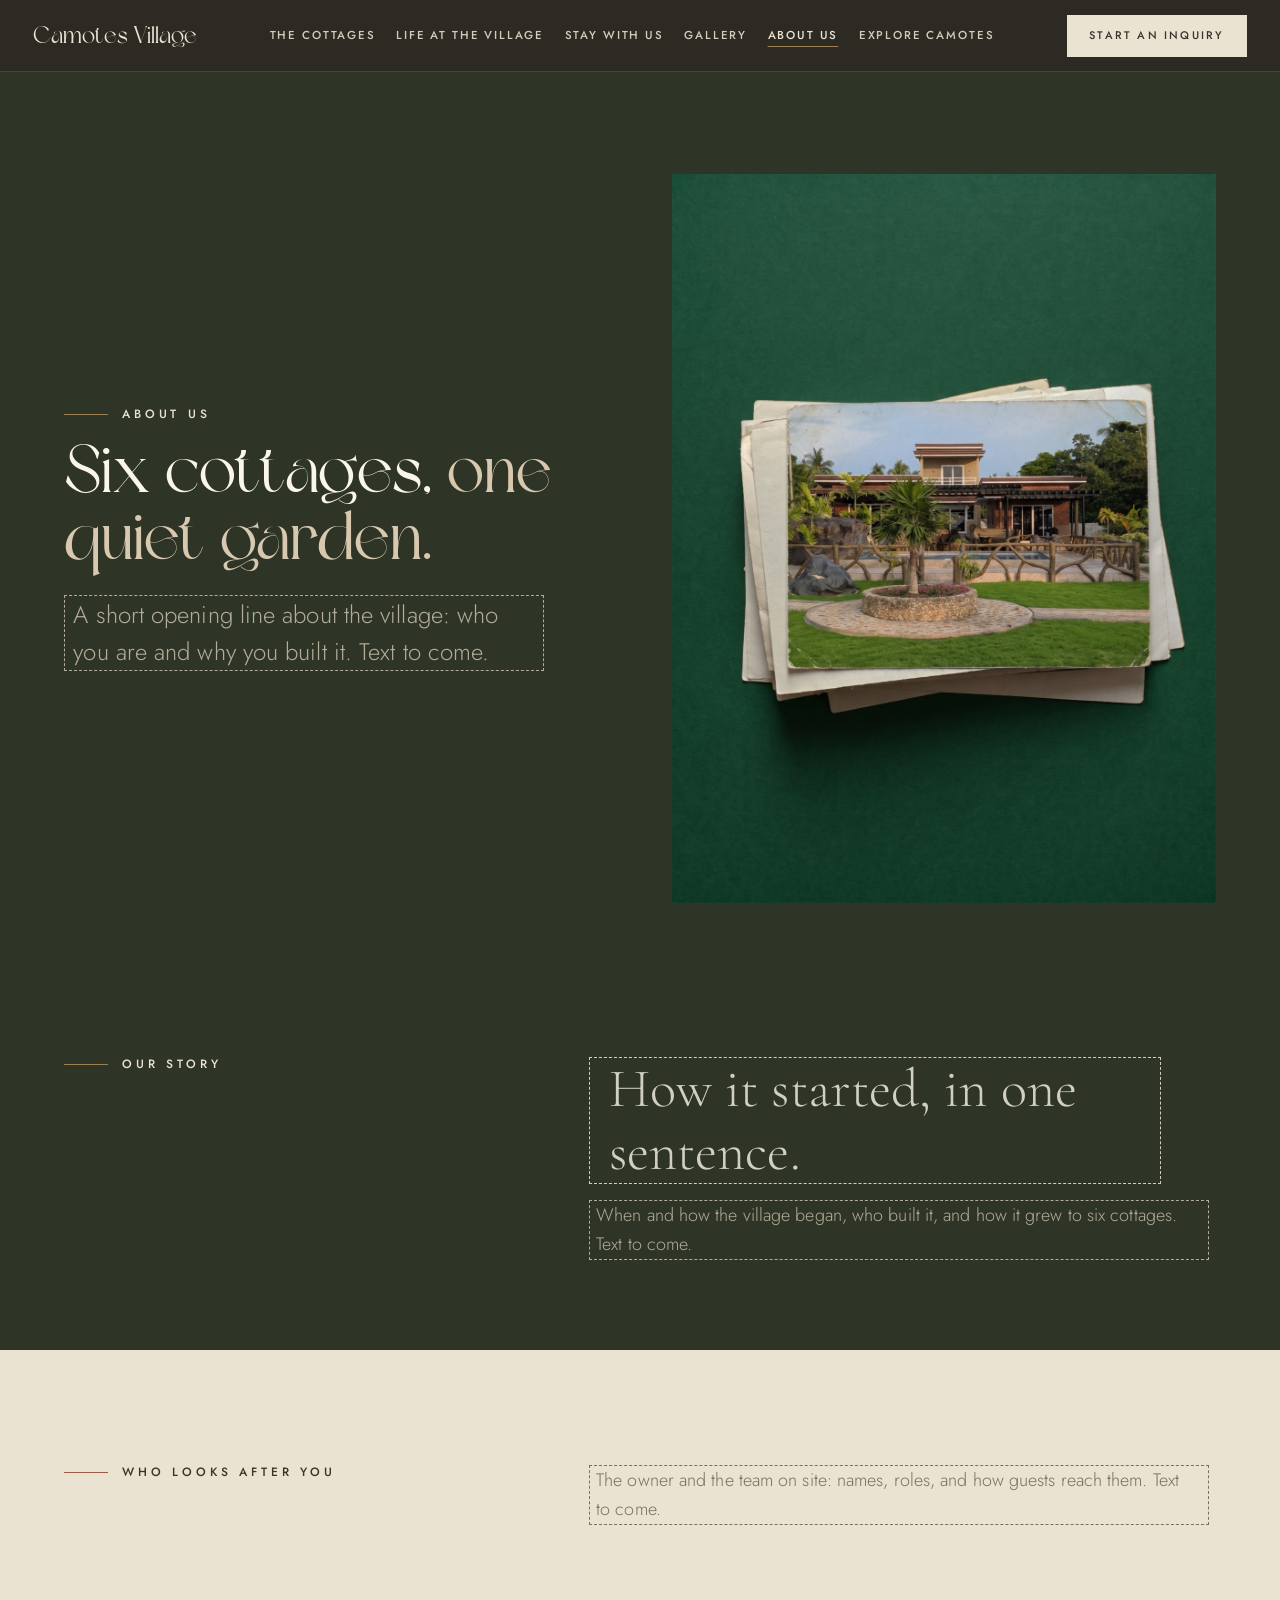
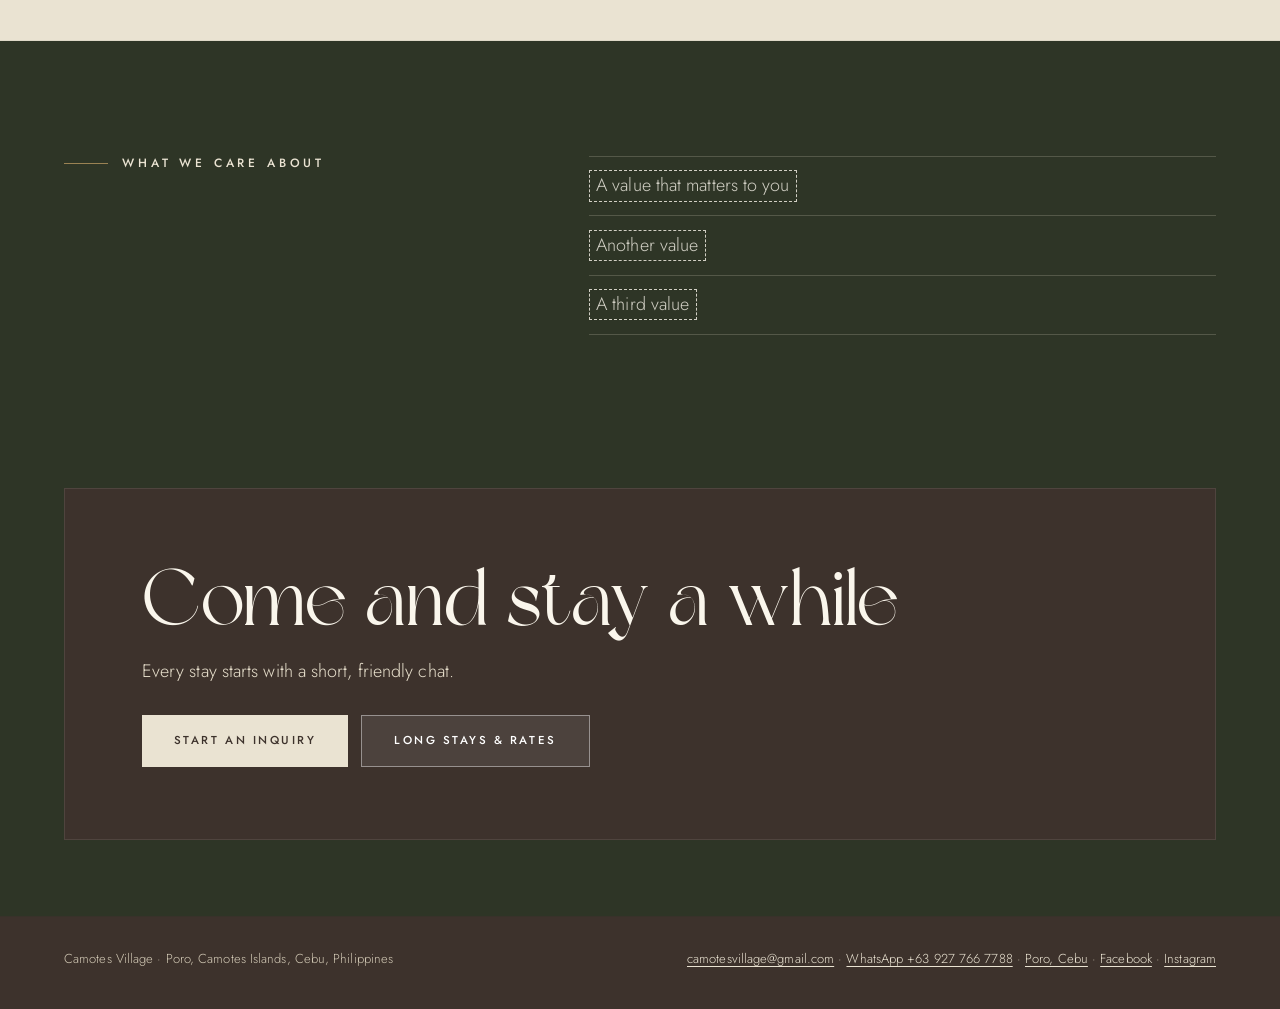
<file: about.html>
<!doctype html>
<html lang="en">
<head>
<meta charset="utf-8">
<meta name="robots" content="noindex, nofollow, noimageindex">
<meta name="viewport" content="width=device-width, initial-scale=1, viewport-fit=cover">
<title>About Us · Camotes Village</title>
<meta name="description" content="The story of Camotes Village, six cottages in a quiet garden on a cliffside property in Poro, Camotes Islands.">
<link rel="icon" href="data:image/svg+xml,<svg xmlns='http://www.w3.org/2000/svg' viewBox='0 0 32 32'><rect width='32' height='32' rx='16' fill='%234E5B3B'/><circle cx='16' cy='18' r='6' fill='%23E8E3D9'/></svg>">
<link rel="preconnect" href="https://fonts.googleapis.com">
<link rel="preconnect" href="https://fonts.gstatic.com" crossorigin>
<link href="https://fonts.googleapis.com/css2?family=Cormorant+Garamond:ital,wght@0,300;0,400;0,500;1,300;1,400&family=Jost:wght@300;400;500&display=swap" rel="stylesheet">
<link rel="stylesheet" href="scrollcraft.css">
<link rel="stylesheet" href="site.css">
<link rel="stylesheet" href="bar.css">
<link rel="stylesheet" href="photo-focus.css">
<style>
  .ab-grid { display: grid; grid-template-columns: 1fr 1fr; gap: clamp(2rem, 5vw, 5rem); align-items: center; }
  .ab-grid h1 { font-size: clamp(2.6rem, 1.4rem + 3.6vw, 4.8rem); }
  .ab-lede { margin-top: 1.4rem; max-width: 30rem; }
  .ab-photo { margin: 0; }
  .ab-photo img { width: 100%; height: auto; display: block; }
  .statement { font: 300 var(--sc-t-2xl)/1.15 var(--sc-font-display); margin: 0; max-width: 22ch; }
  @media (max-width: 860px) { .ab-grid { grid-template-columns: 1fr; } }
</style>
</head>
<body class="t-morning">
<a class="skip" href="#main">Skip to content</a>
<svg width="0" height="0" style="position:absolute" aria-hidden="true">
  <defs>
    <symbol id="i-menu" viewBox="0 0 24 24"><path fill="none" stroke="currentColor" stroke-width="1.6" stroke-linecap="round" d="M5 9h14M5 15h14"/></symbol>
  </defs>
</svg>
<header class="cv-bar">
  <a class="cv-bar__mark" href="index.html">Camotes Village</a>
  <nav class="cv-bar__links" aria-label="Pages">
    <a href="cottages.html">The Cottages</a>
    <a href="life.html">Life at the Village</a>
    <a href="stay.html">Stay with Us</a>
    <a href="gallery.html">Gallery</a>
    <a href="about.html" aria-current="page">About Us</a>
    <a href="explore.html">Explore Camotes</a>
  </nav>
  <a class="cv-bar__cta" href="inquire.html">Start an inquiry</a>
  <details class="cv-bar__menu">
    <summary aria-label="Menu"><svg viewBox="0 0 24 24" aria-hidden="true"><path fill="none" stroke="currentColor" stroke-width="1.6" stroke-linecap="round" d="M5 9h14M5 15h14"/></svg></summary>
    <nav class="cv-bar__panel" aria-label="Pages">
      <a href="index.html">Home</a>
    <a href="cottages.html">The Cottages</a>
    <a href="life.html">Life at the Village</a>
    <a href="stay.html">Stay with Us</a>
    <a href="gallery.html">Gallery</a>
    <a href="about.html" aria-current="page">About Us</a>
    <a href="explore.html">Explore Camotes</a>
    <a href="inquire.html">Inquire</a>
    </nav>
  </details>
</header>
<main id="main">
<section class="head sc-wrap ab-head">
  <div class="ab-grid">
    <div data-sc-in data-sc-stagger="70">
      <p class="label">About us</p>
      <h1 class="sc-display">Six cottages, <em>one quiet garden.</em></h1>
      <p class="sc-body ab-lede"><em class="placeholder">A short opening line about the village: who you are and why you built it. Text to come.</em></p>
    </div>
    <figure class="ab-photo" data-sc-in><img src="media/web/about-postcard.jpg" alt="A stack of old photo prints on green felt; the top one shows the main house behind the pool, a palm in a coral-stone planter and the lawn" fetchpriority="high"></figure>
  </div>
</section>

<section class="block sc-wrap">
  <div class="split">
    <div data-sc-in><p class="label">Our story</p></div>
    <div class="sc-stack" data-sc-in data-sc-stagger="60">
      <p class="statement"><em class="placeholder">How it started, in one sentence.</em></p>
      <p class="sc-body"><em class="placeholder">When and how the village began, who built it, and how it grew to six cottages. Text to come.</em></p>
    </div>
  </div>
</section>

<section class="block sc-wrap ground-linen">
  <div class="split">
    <div data-sc-in><p class="label">Who looks after you</p></div>
    <div class="sc-stack" data-sc-in data-sc-stagger="60">
      <p class="sc-body"><em class="placeholder">The owner and the team on site: names, roles, and how guests reach them. Text to come.</em></p>
    </div>
  </div>
</section>

<section class="block sc-wrap">
  <div class="split">
    <div data-sc-in><p class="label">What we care about</p></div>
    <ul class="lines" data-sc-in data-sc-stagger="40">
      <li><em class="placeholder">A value that matters to you</em></li>
      <li><em class="placeholder">Another value</em></li>
      <li><em class="placeholder">A third value</em></li>
    </ul>
  </div>
</section>
</main>
<section class="band sc-wrap" aria-labelledby="band-h">
  <div class="band__panel" data-sc-in>
    <h2 class="sc-display" id="band-h">Come and stay a while</h2>
    <p>Every stay starts with a short, friendly chat.</p>
    <div class="band__actions">
      <a class="btn" href="inquire.html">Start an inquiry</a>
      <a class="textlink" href="stay.html#rates">Long stays &amp; rates</a>
    </div>
  </div>
</section>
<footer class="foot sc-wrap">
  <span>Camotes Village · Poro, Camotes Islands, Cebu, Philippines</span>
  <span><a href="mailto:camotesvillage@gmail.com">camotesvillage@gmail.com</a> · <a href="https://wa.me/639277667788">WhatsApp +63 927 766 7788</a> · <a href="https://maps.app.goo.gl/2XbyZts8r2YNd3Pr9" target="_blank" rel="noopener">Poro, Cebu</a> · <a href="https://www.facebook.com/profile.php?id=61580286550292" target="_blank" rel="noopener">Facebook</a> · <a href="https://www.instagram.com/camotesvillage/" target="_blank" rel="noopener">Instagram</a></span>
</footer>
<script src="scrollcraft.js"></script>
<script>ScrollCraft.mount(document.body);</script>
<script src="bar.js" defer></script>
<script src="parallax.js" defer></script>
</body>
</html>
</file>
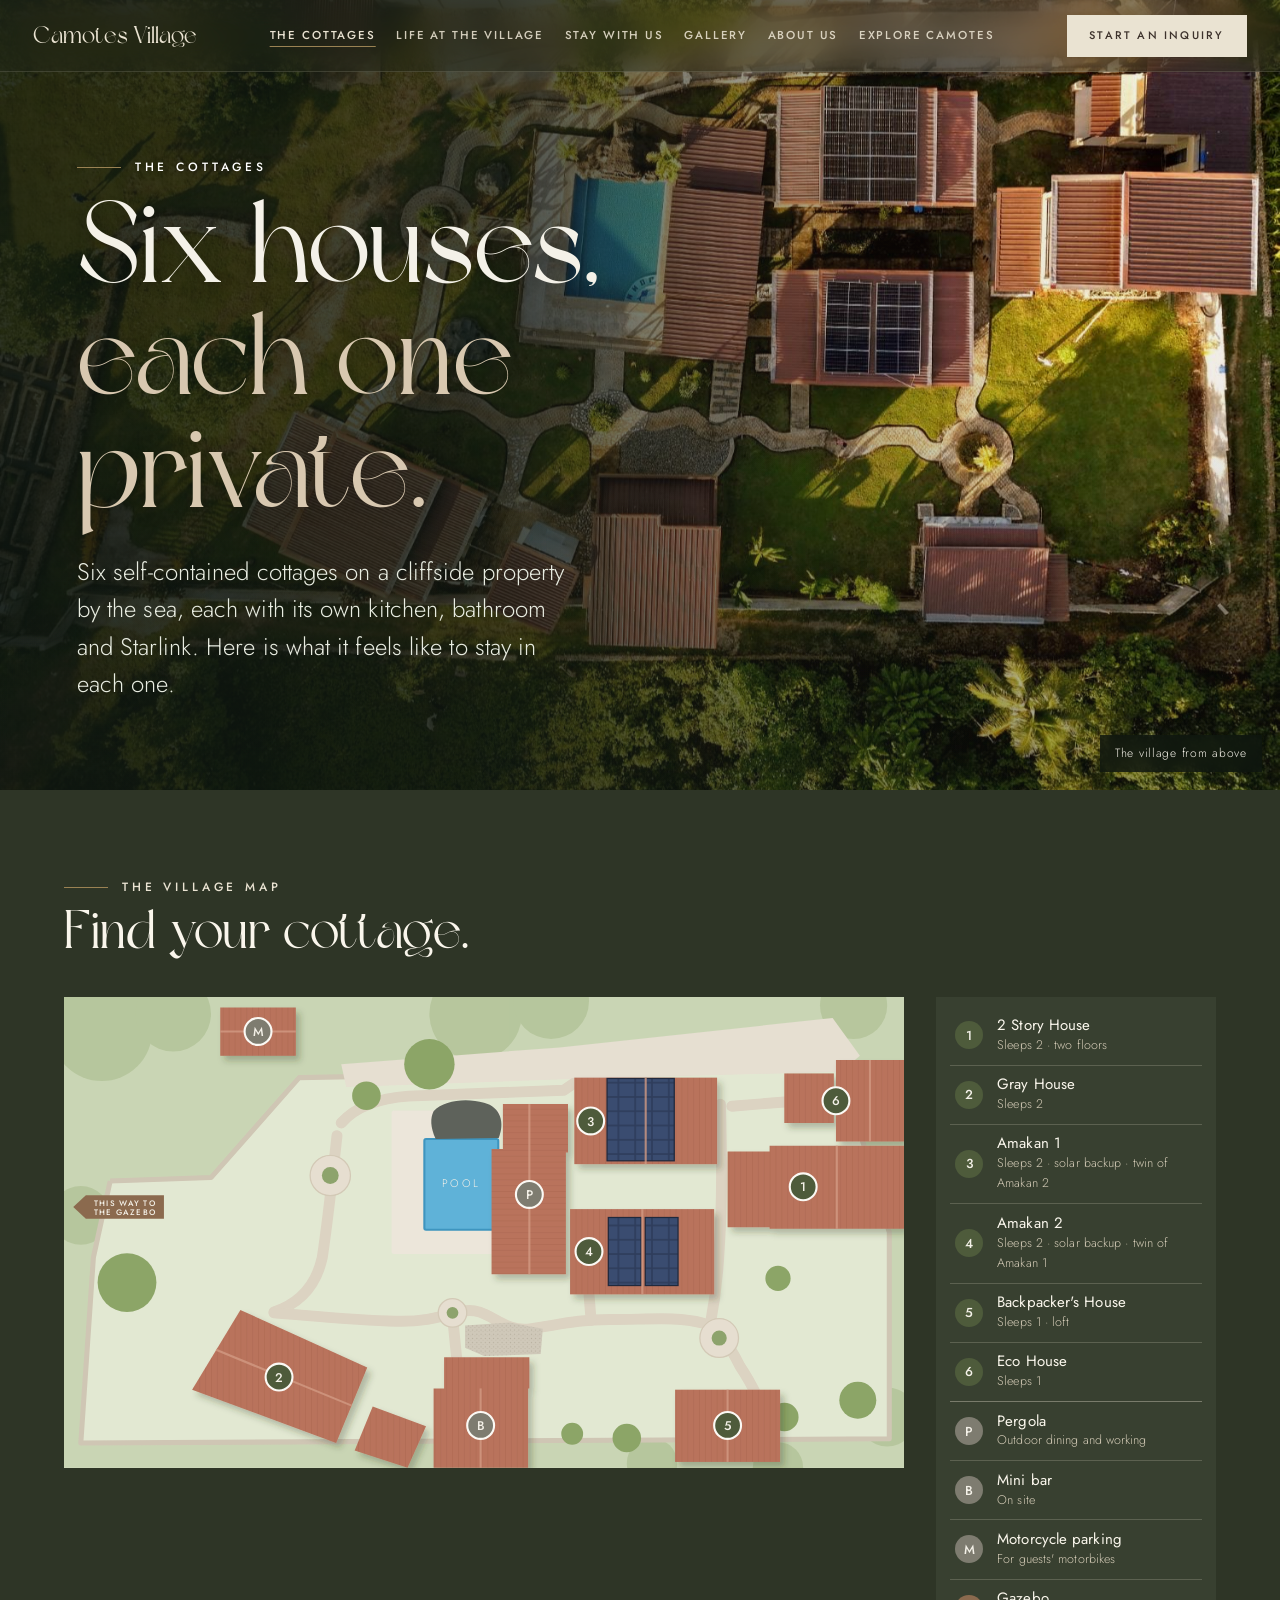
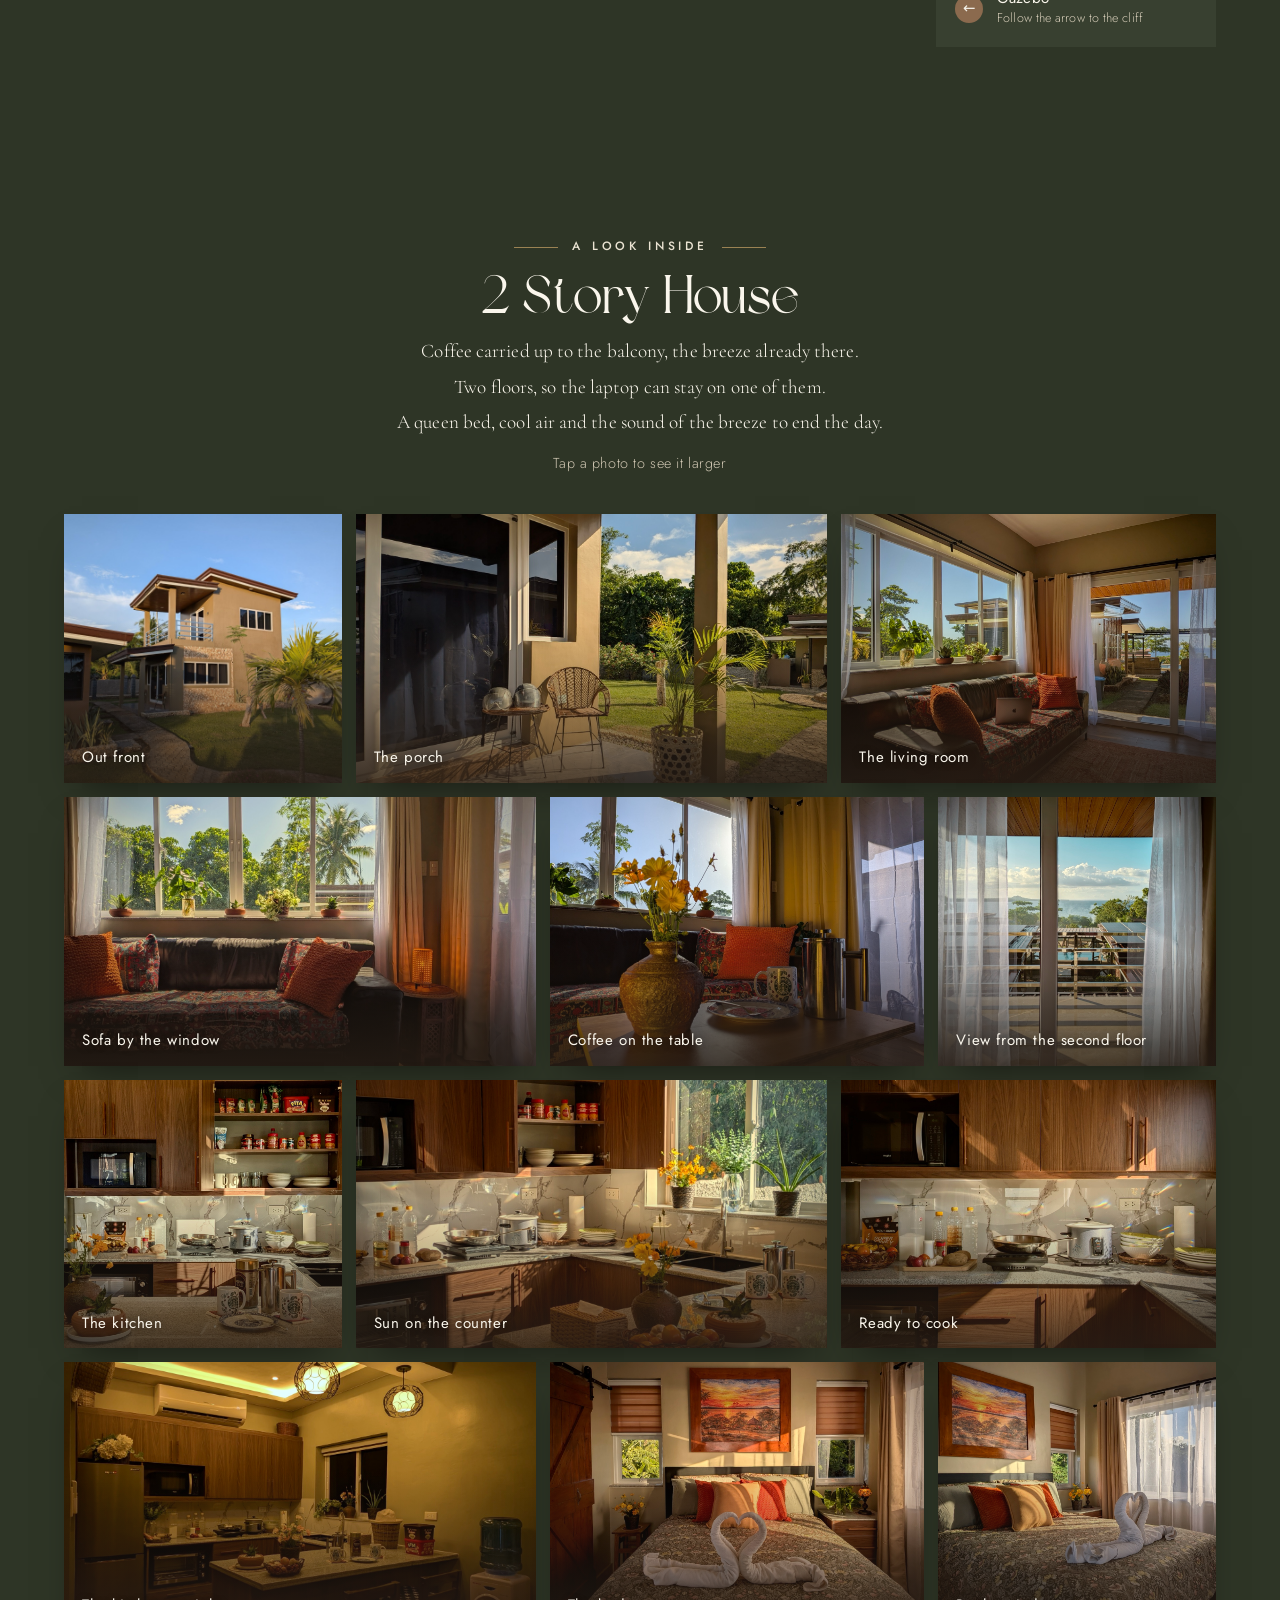
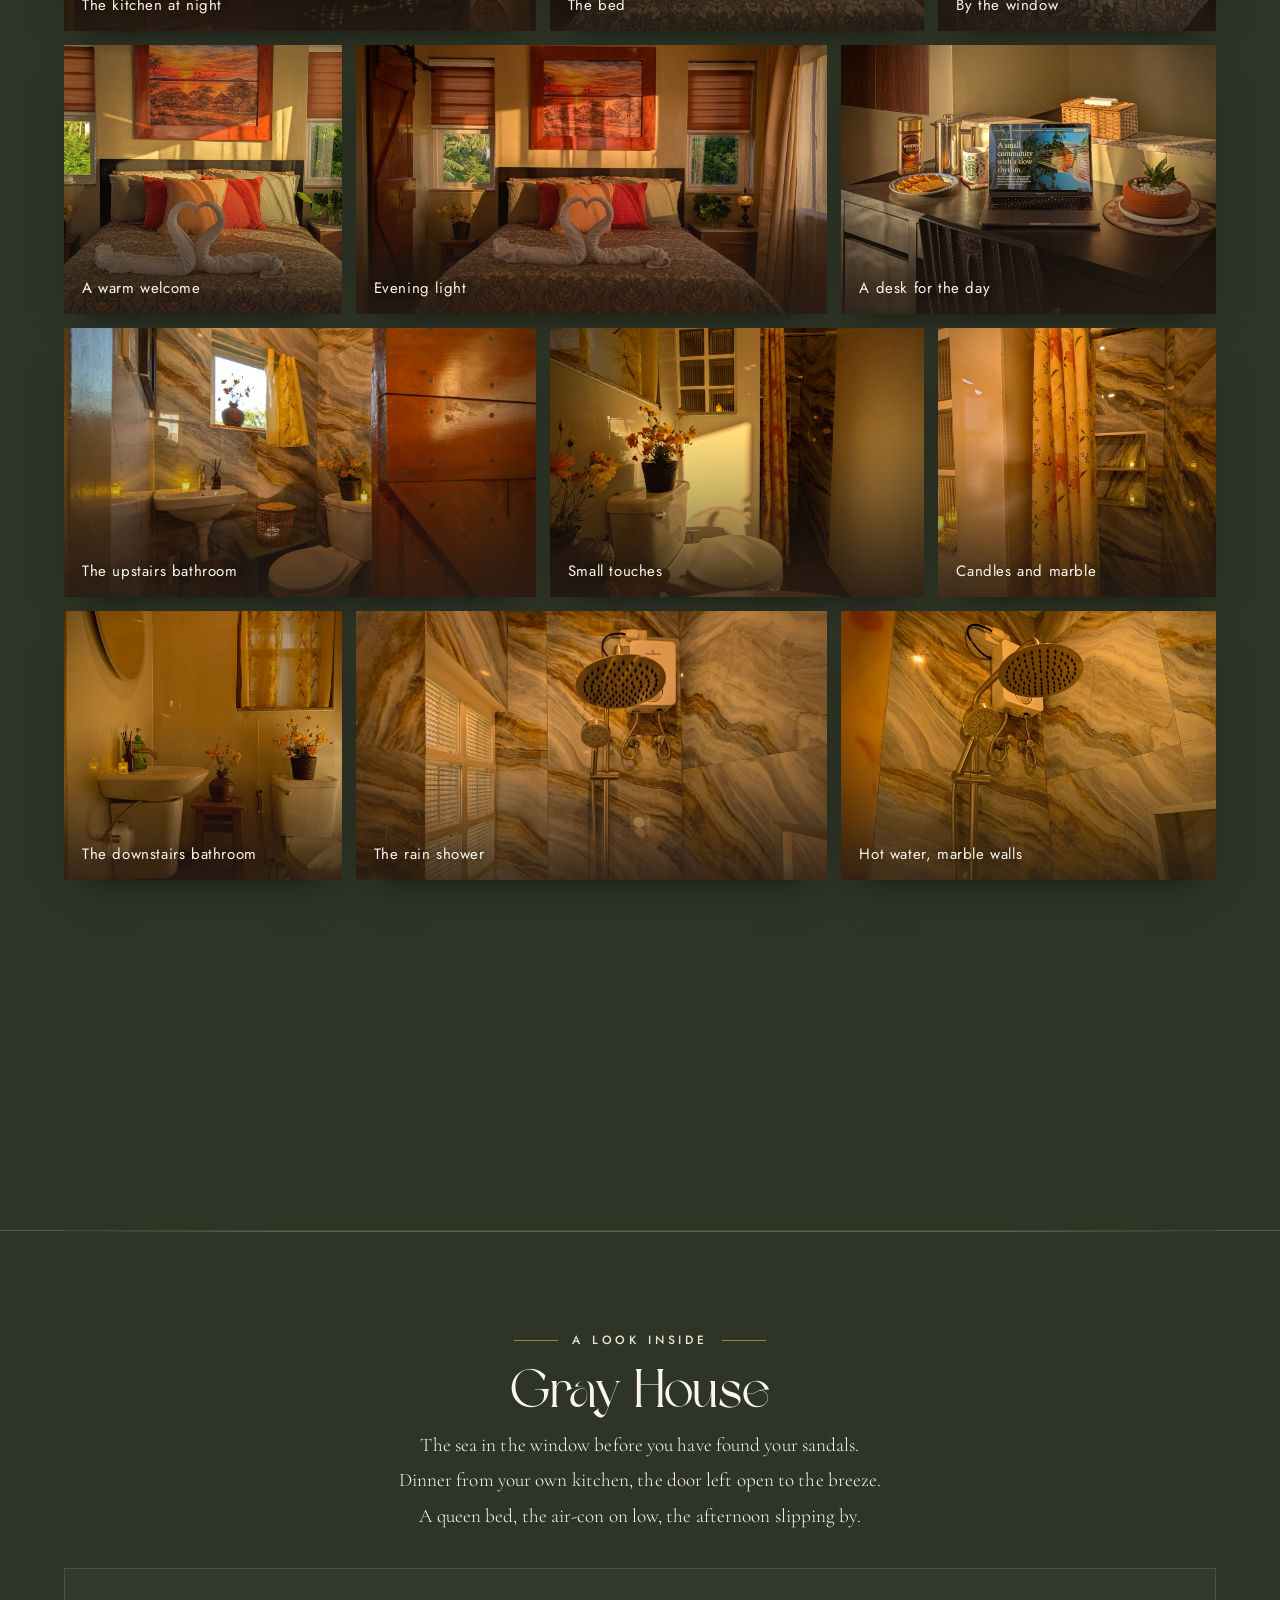
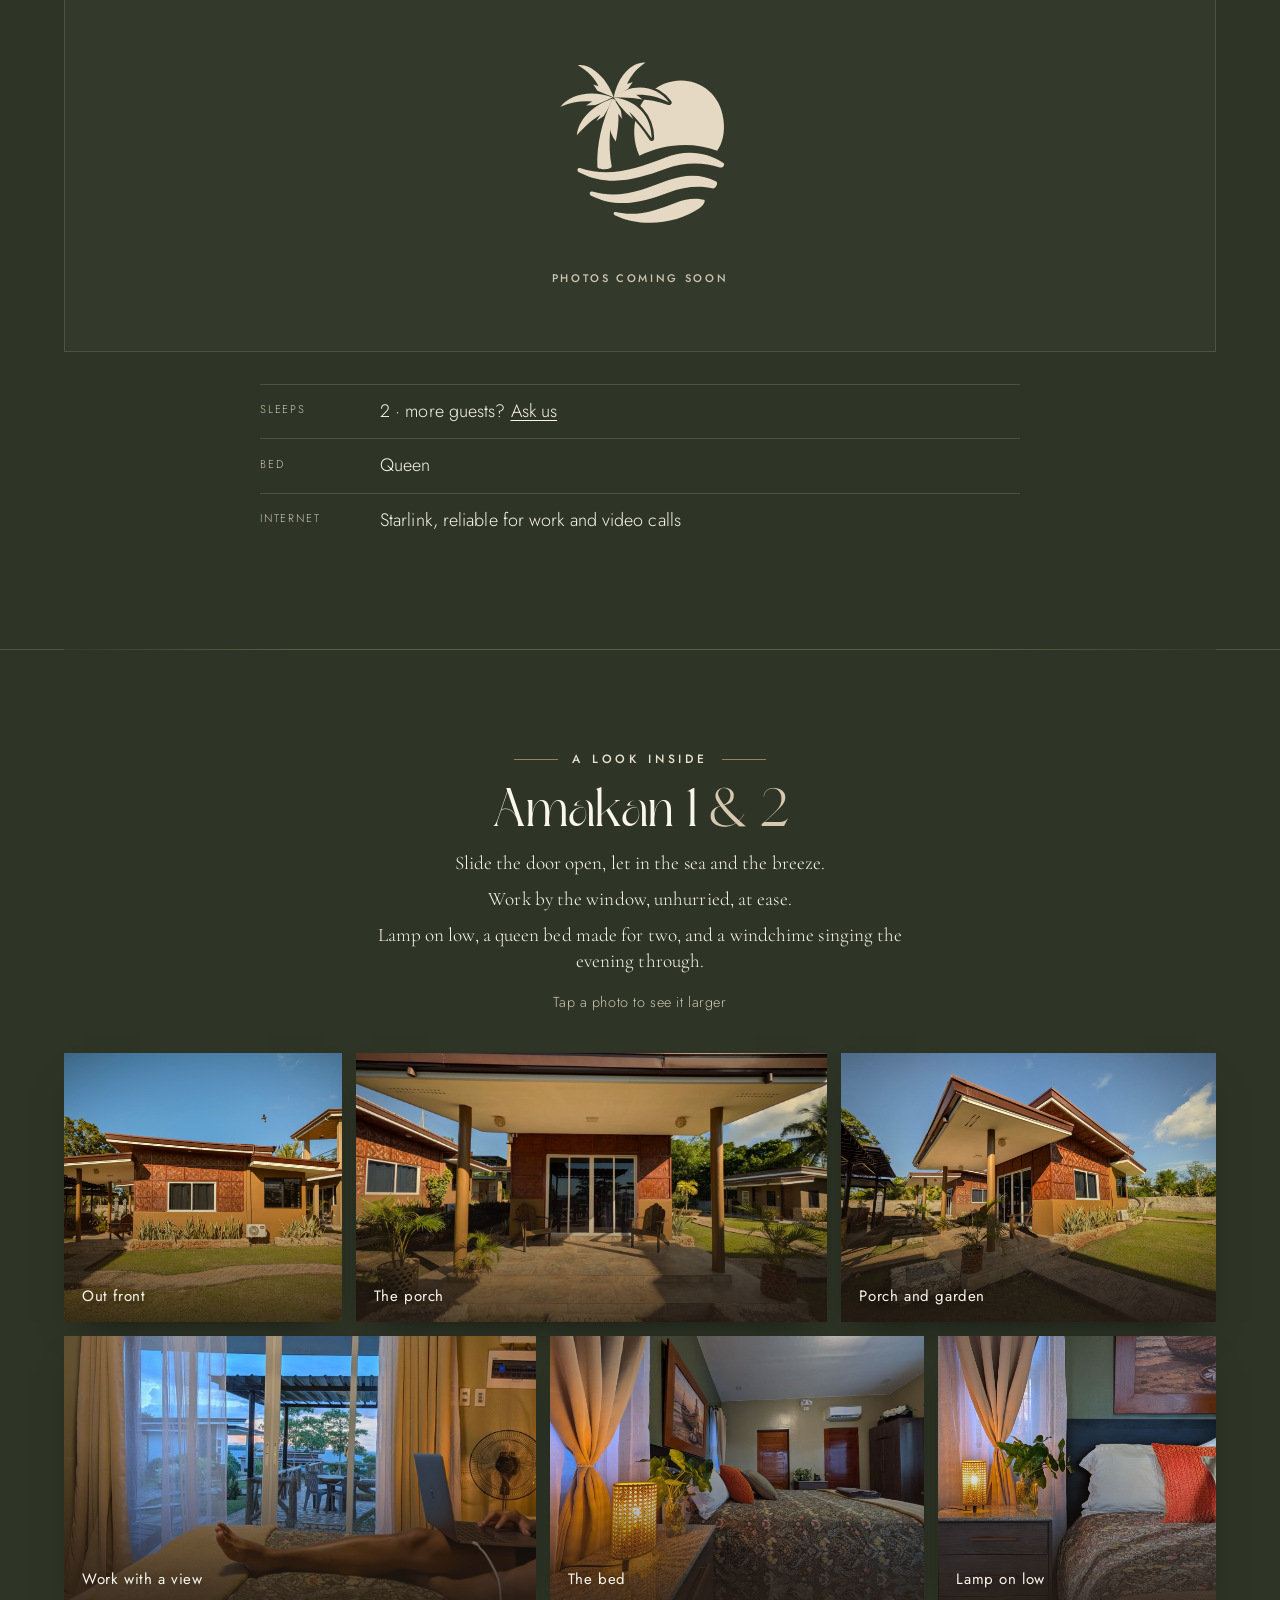
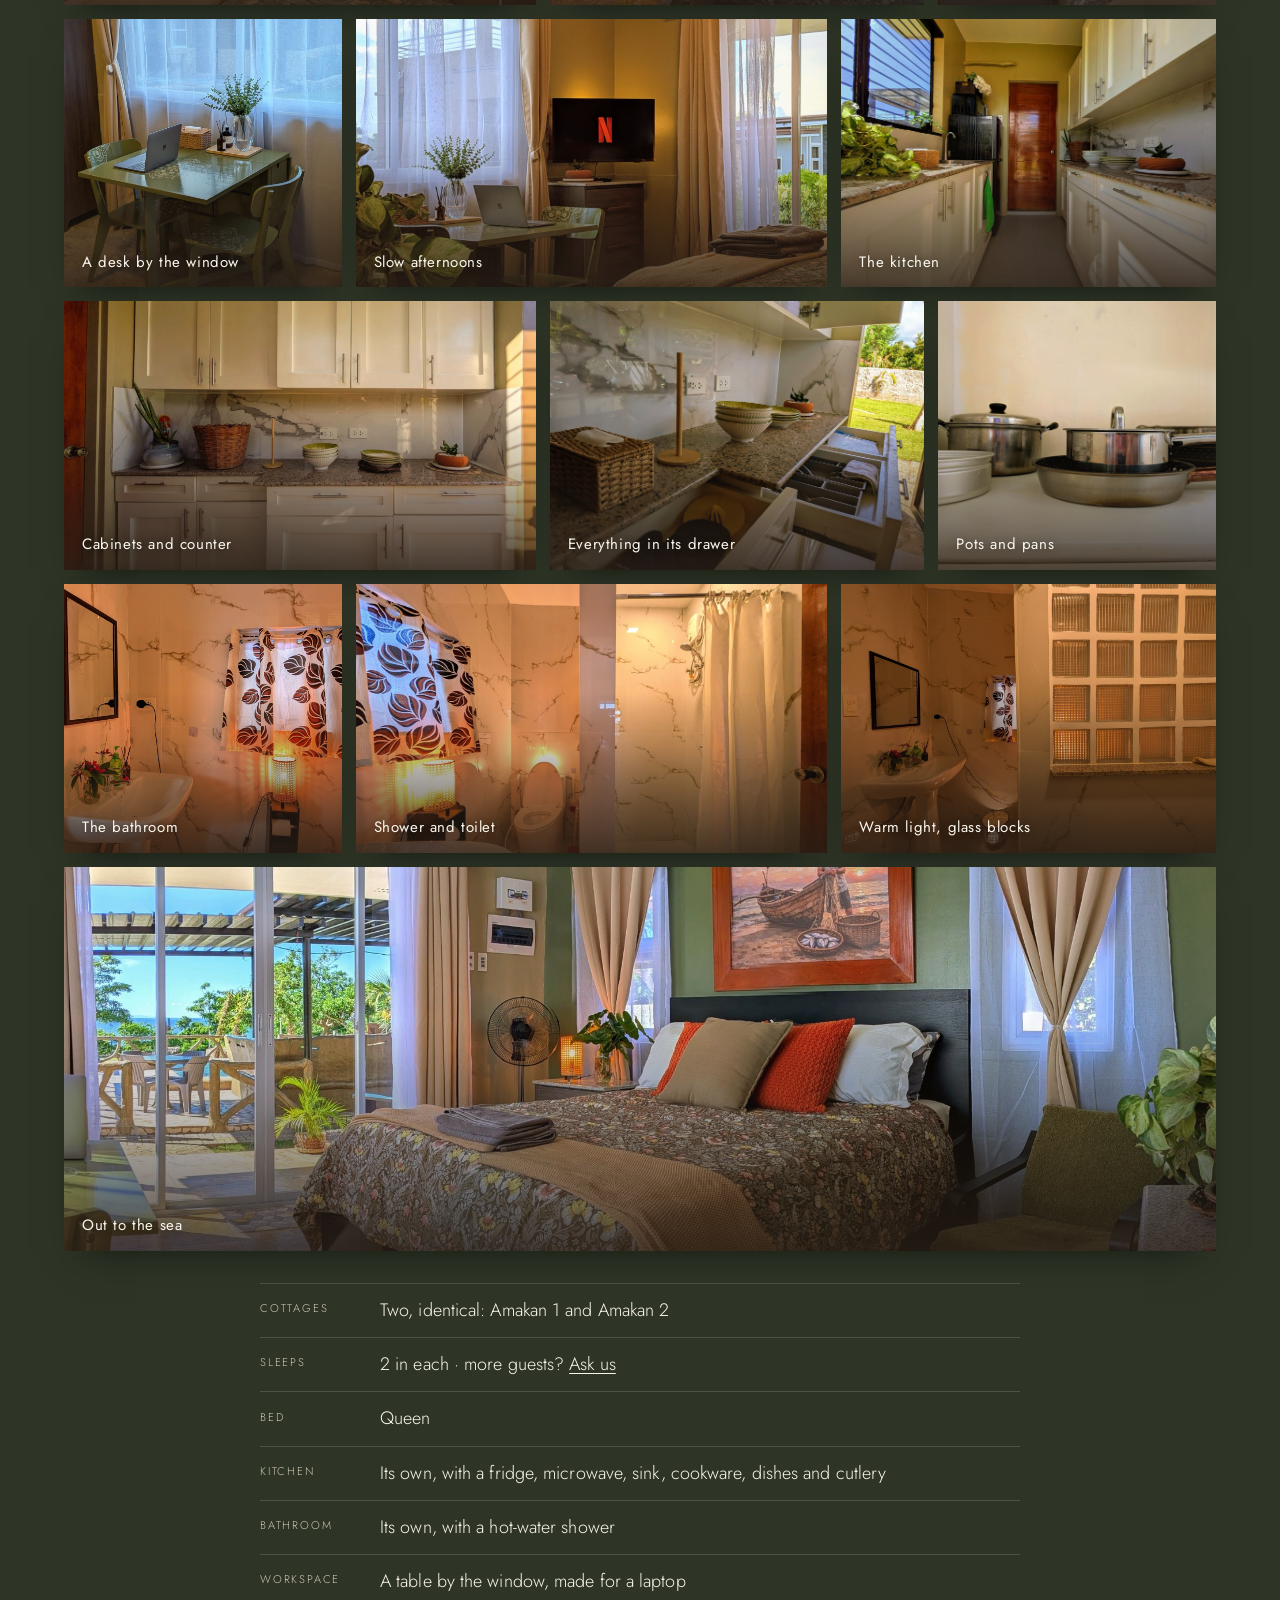
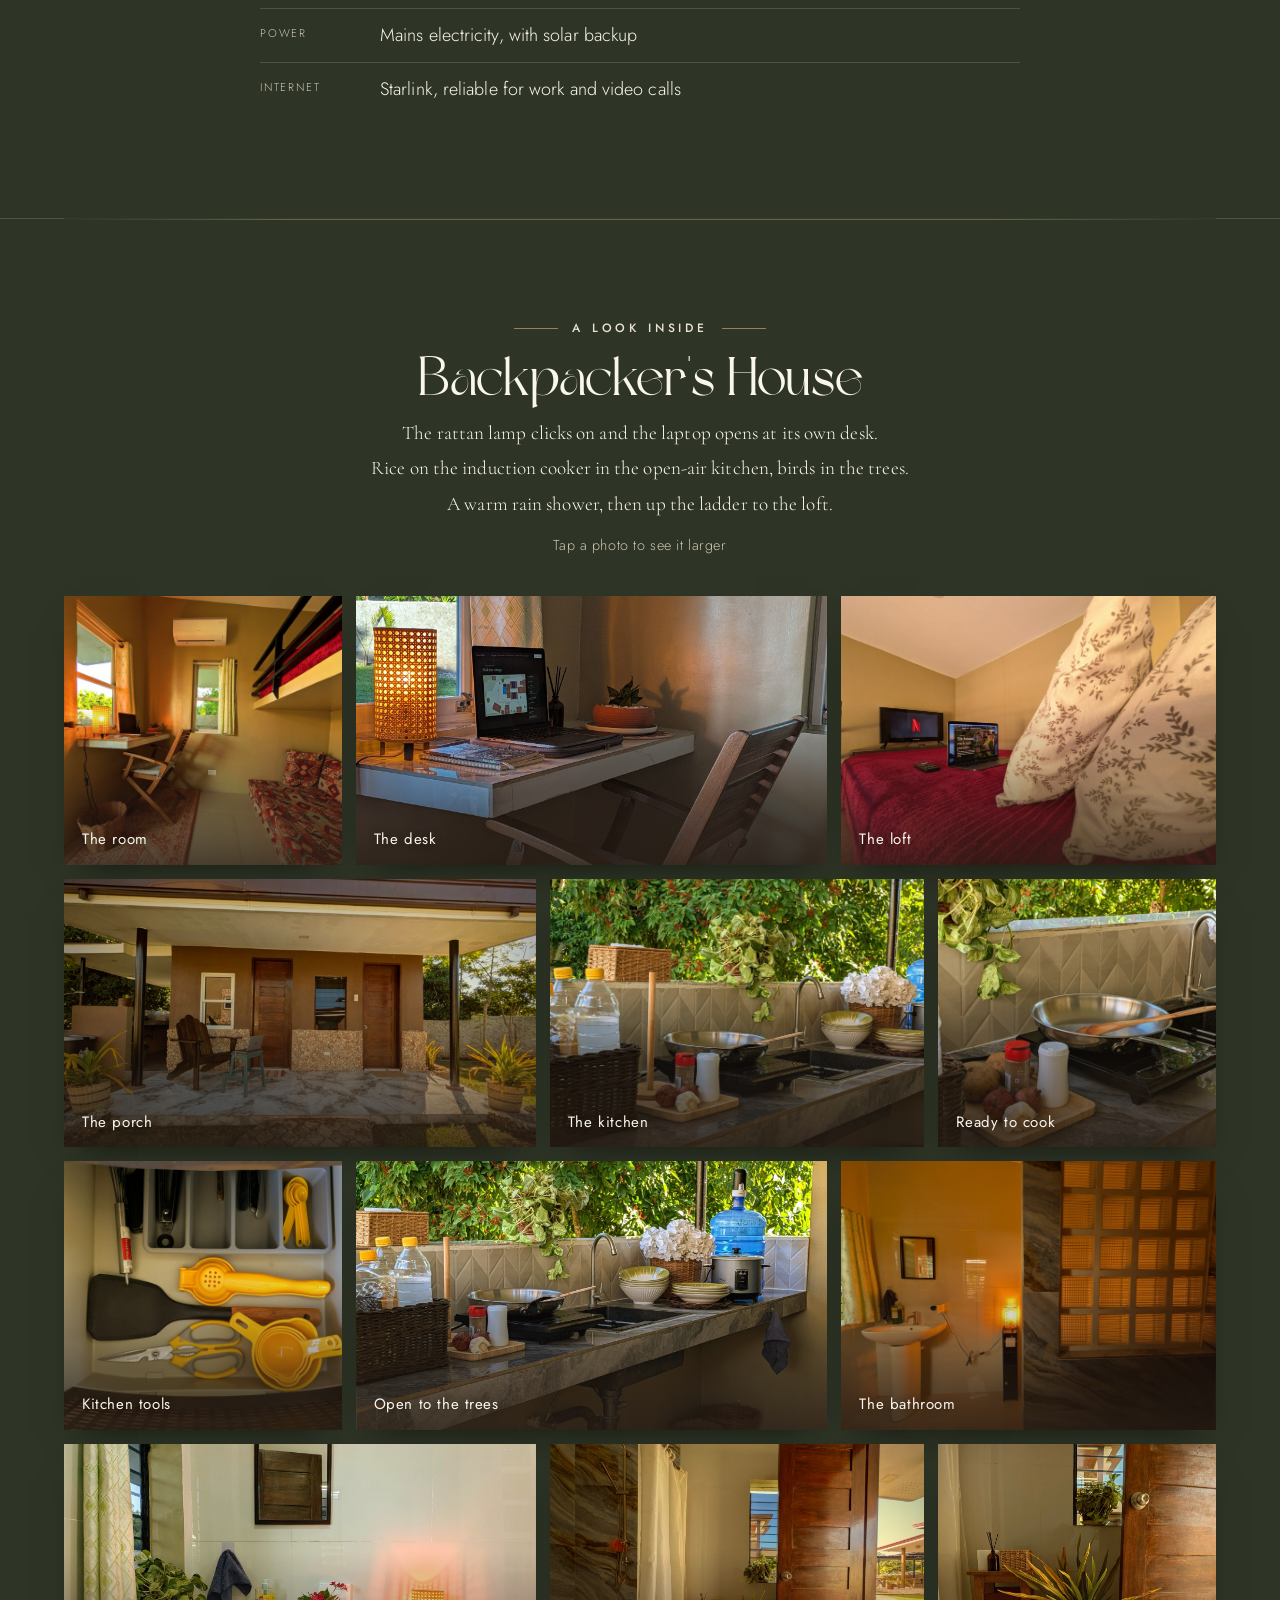
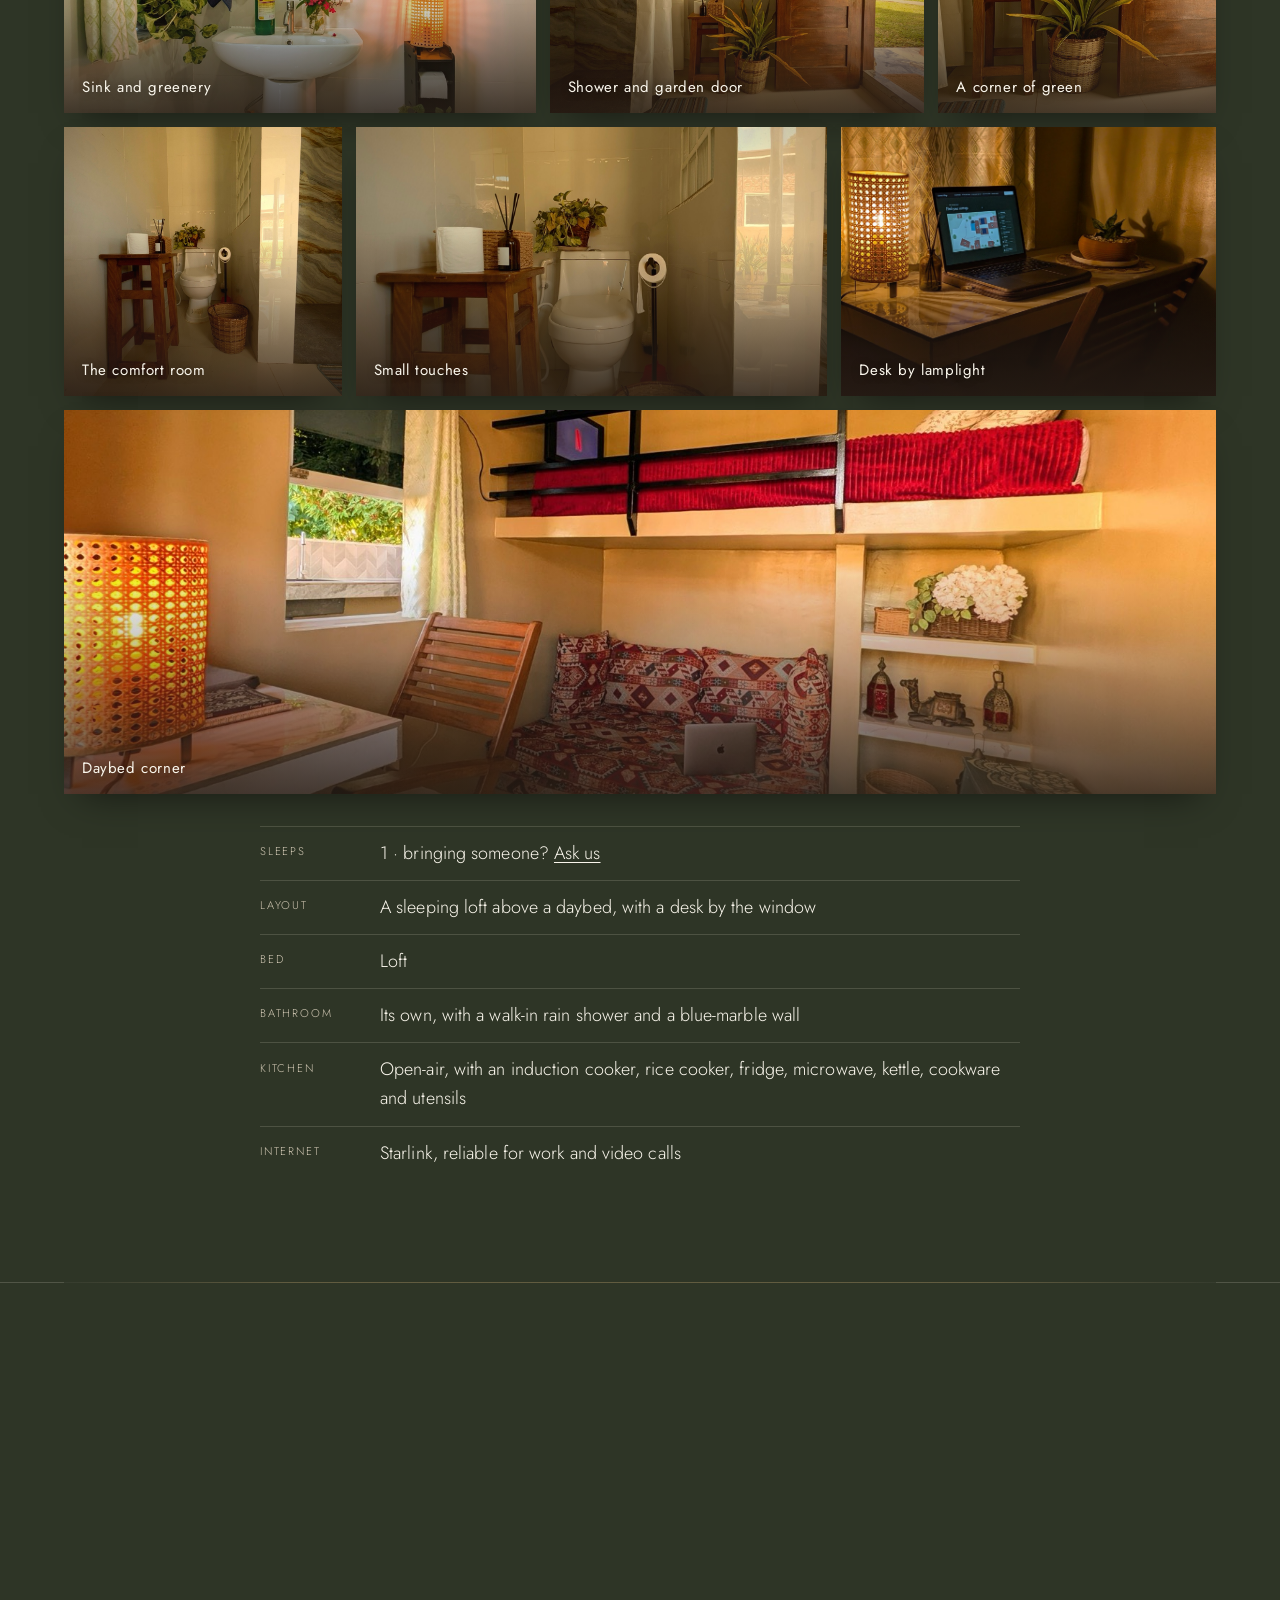
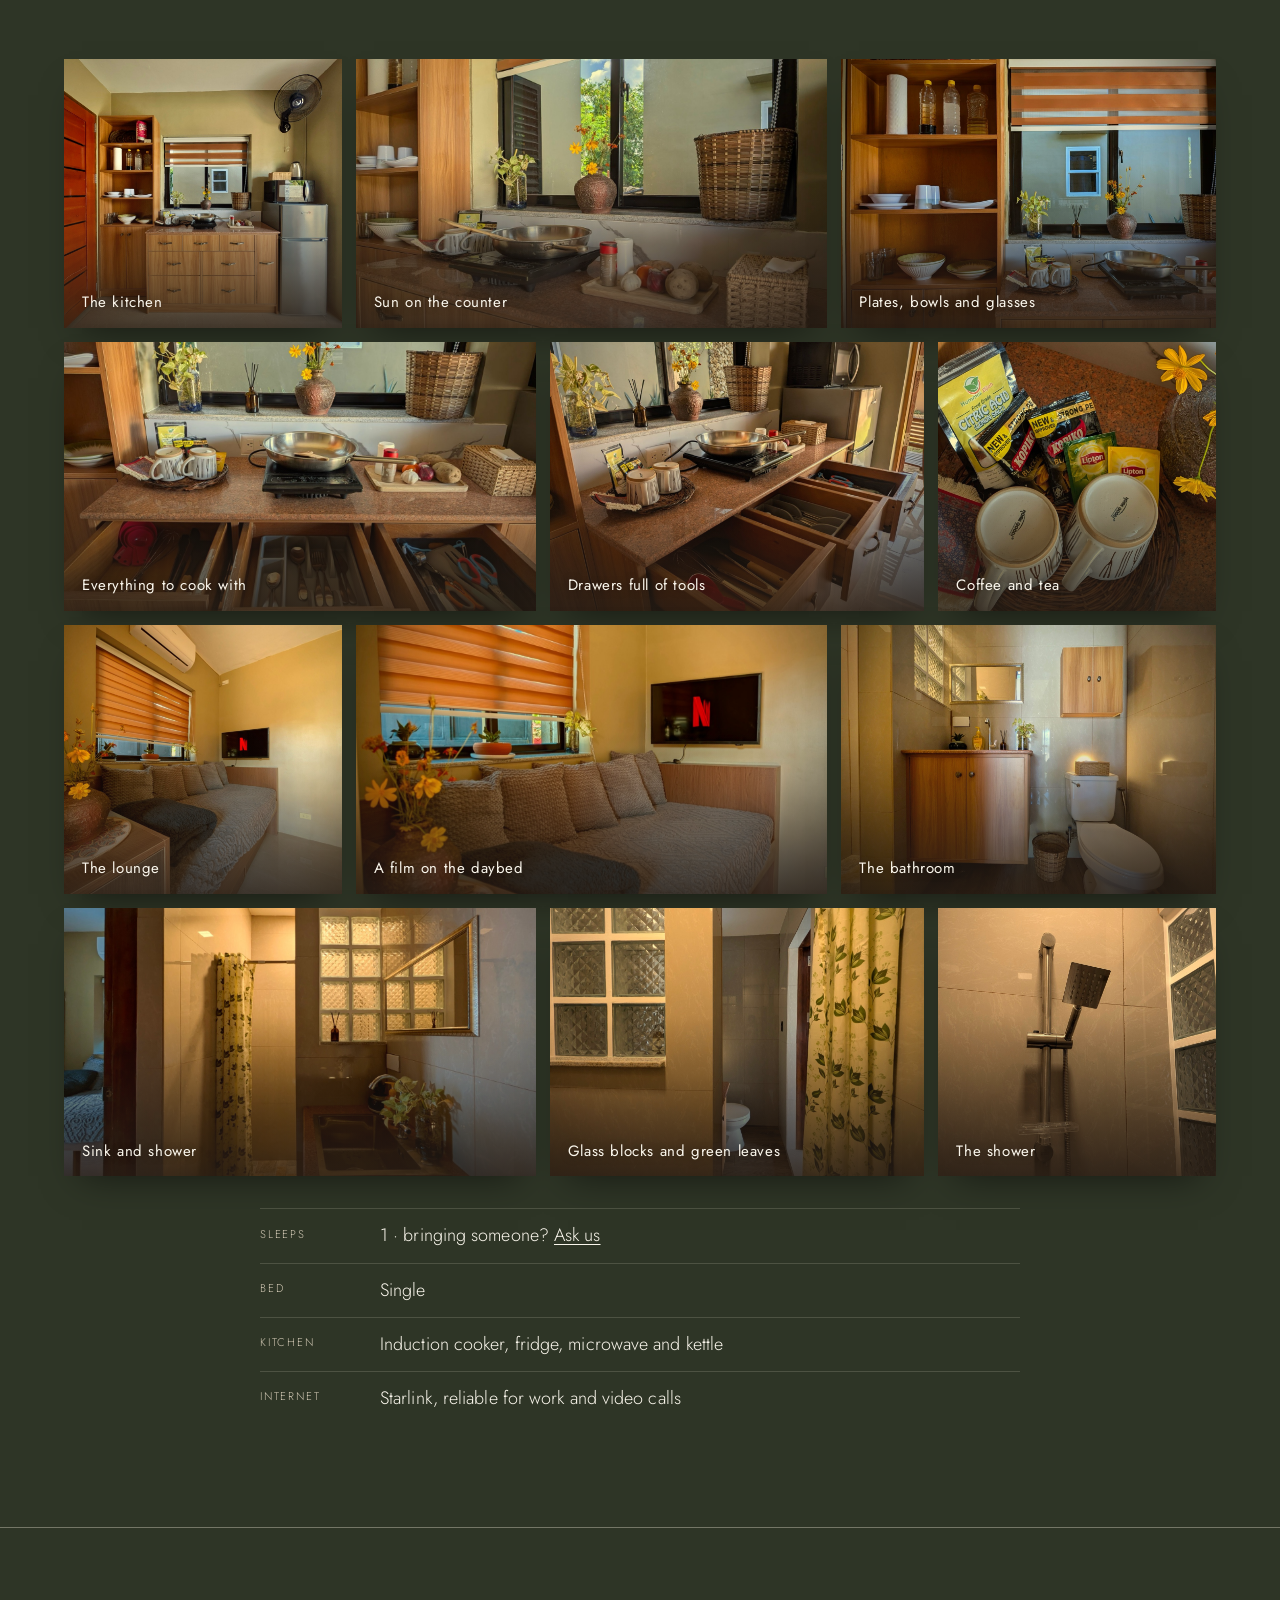
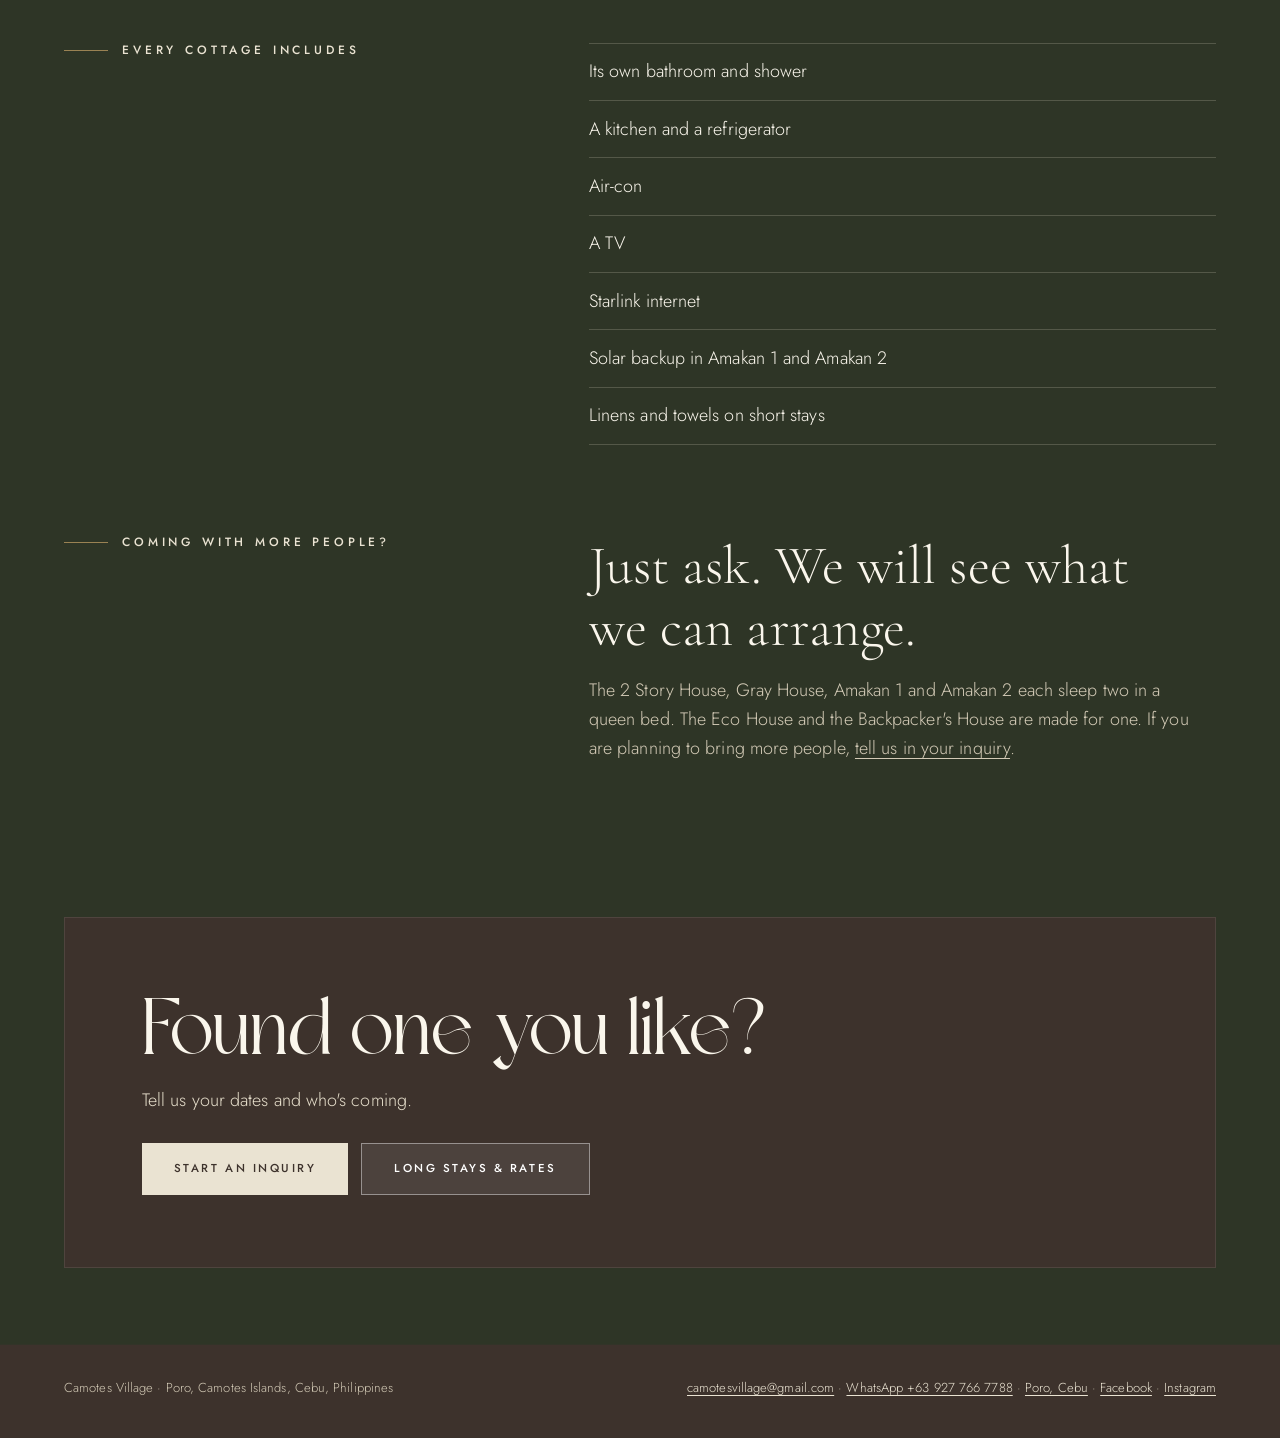
<file: cottages.html>
<!doctype html>
<html lang="en">
<head>
<meta charset="utf-8">
<meta name="robots" content="noindex, nofollow, noimageindex">
<meta name="viewport" content="width=device-width, initial-scale=1, viewport-fit=cover">
<title>The Cottages · Camotes Village</title>
<meta name="description" content="Six private cottages at Camotes Village, each with its own bathroom, kitchen, air-con, TV and reliable Starlink internet.">
<link rel="icon" href="data:image/svg+xml,<svg xmlns='http://www.w3.org/2000/svg' viewBox='0 0 32 32'><rect width='32' height='32' rx='16' fill='%234E5B3B'/><circle cx='16' cy='18' r='6' fill='%23E8E3D9'/></svg>">
<link rel="preconnect" href="https://fonts.googleapis.com">
<link rel="preconnect" href="https://fonts.gstatic.com" crossorigin>
<link href="https://fonts.googleapis.com/css2?family=Cormorant+Garamond:ital,wght@0,300;0,400;0,500;1,300;1,400&family=Jost:wght@300;400;500&display=swap" rel="stylesheet">
<link rel="stylesheet" href="scrollcraft.css">
<link rel="stylesheet" href="site.css">
<link rel="stylesheet" href="bar.css">
<link rel="stylesheet" href="photo-focus.css">
<style>
  /* the village map */
  .vmap__head { margin-bottom: clamp(1.5rem, 3vw, 2.5rem); }
  .vmap__board { display: grid; grid-template-columns: 1fr 17.5rem; gap: clamp(1rem, 2.5vw, 2rem); align-items: start; }
  .vmap__map { border-radius: var(--r-xl); overflow: hidden; background: #E2E8D2; }
  .vmap__map svg { display: block; width: 100%; height: auto; }
  .vmap__pin circle { transition: transform 240ms var(--sc-ease-out); transform-box: fill-box; transform-origin: center; }
  .vmap__pin.is-on circle, a.vmap__pin:hover circle, a.vmap__pin:focus-visible circle { transform: scale(1.25); }
  a.vmap__pin:focus-visible { outline: none; }
  .vmap__map [id^="b-"] { transition: filter 240ms var(--sc-ease-out); }
  .vmap__map .is-lit { filter: brightness(1.18) saturate(1.15); }
  .vmap__side { background: var(--sc-surface); border-radius: var(--r-lg); padding: 0.6rem 0.9rem; }
  .vmap__key { list-style: none; padding: 0; margin: 0; }
  .vmap__key li + li { border-top: 1px solid var(--sc-hairline); }
  .vmap__key li.is-other:first-of-type, .vmap__key li:not(.is-other) + li.is-other { border-top: 1px solid var(--sc-hairline-strong); }
  .vmap__key a, .vmap__key div { display: grid; grid-template-columns: 30px 1fr; gap: 0.75rem; align-items: center; padding: 0.6rem 0.3rem; text-decoration: none; border-radius: 0; }
  .vmap__key a:hover, .vmap__key li.is-on > * { background: rgba(78, 91, 59, 0.08); }
  .vmap__n { width: 28px; height: 28px; border-radius: 50%; background: var(--olive); color: #F4F1E8; display: grid; place-items: center; font-weight: 500; font-size: 13px; }
  .is-other .vmap__n { background: #7E7C70; }
  .vmap__key b { display: block; font-weight: 400; font-size: 15px; line-height: 1.25; }
  .vmap__key small { display: block; font-size: 12.5px; color: var(--sc-ink-soft); }
  .c { scroll-margin-top: 110px; }
  @media (max-width: 960px) {
    .vmap__board { grid-template-columns: 1fr; }
    .vmap__key { display: grid; grid-template-columns: 1fr 1fr; column-gap: 1rem; }
    .vmap__key li + li, .vmap__key li.is-other:first-of-type, .vmap__key li:not(.is-other) + li.is-other { border-top: 0; }
  }
  @media (max-width: 420px) { .vmap__key { grid-template-columns: 1fr; } }
  /* on small screens the map shrinks a lot; grow the markers so they stay readable */
  .vmap__pin { transform-box: fill-box; transform-origin: center; }
  @media (max-width: 700px) { .vmap__pin { transform: scale(2.1); } }
  .vmap__n--sign { background: #8B6A4E !important; font-size: 15px; }
  .vmap__sign { transform-box: fill-box; transform-origin: 0% 50%; }
  @media (max-width: 700px) { .vmap__sign { transform: scale(1.7); } }
  .list { display: grid; gap: clamp(4rem, 9vw, 8rem); }
  .c { display: grid; grid-template-columns: 1.3fr 1fr; gap: clamp(2rem, 5vw, 5rem); align-items: end; }
  .c:nth-child(even) { grid-template-columns: 1fr 1.3fr; }
  .c:nth-child(even) .c__media { order: 2; }
  /* every cottage's photos share one height, so the rows line up */
  .c { --ch: clamp(260px, 28vw, 420px); }
  .c__media { display: flex; gap: var(--sc-4); height: var(--ch); }
  .c__media > * { height: 100%; min-width: 0; }
  .c__main { flex: 1 1 0; }
  .c__second { flex: 1 1 0; }
  .c__main:has(+ .c__second) { flex-grow: 1.7; }
  .c__main--tall { flex: 0 0 auto; aspect-ratio: 4 / 5; }
  .c:nth-child(even) .c__media { justify-content: flex-end; }
  .c h2 { margin: 0 0 var(--sc-5); }
  .c dl { margin: 0; display: grid; grid-template-columns: 6.5rem 1fr; }
  .c dt, .c dd { padding: 0.75rem 0; border-top: 1px solid var(--sc-hairline); margin: 0; }
  .c dt { font-size: 0.7rem; letter-spacing: 0.16em; text-transform: uppercase; color: var(--sc-ink-soft); padding-top: 0.95rem; }
  .statement { font: 300 var(--sc-t-2xl)/1.15 var(--sc-font-display); margin: 0; max-width: 22ch; }
  @media (max-width: 860px) {
    .c { --ch: 62vw; }
    .c__second { flex: 0 0 40%; aspect-ratio: auto; }
    .c__main--tall { flex: 1 1 0; aspect-ratio: auto; }
    .c, .c:nth-child(even) { grid-template-columns: 1fr; }
    .c:nth-child(even) .c__media { order: 0; }
  }
  /* a cottage with a full set of photos: a dark band with a mosaic gallery */
  .c--flow { display: block; text-align: center; background: var(--forest); color: var(--ivory);
    --sc-ink: var(--ivory); --sc-ink-soft: #CFC6B2; --sc-hairline: rgba(234, 227, 210, 0.16);
    box-shadow: 0 0 0 100vmax var(--forest); clip-path: inset(0 -100vmax);
    padding-block: clamp(4rem, 8vw, 6.5rem); }
  /* first in the list: the band starts flush with the top of the section */
  .c--flow:first-child { margin-top: calc(-1 * clamp(4.5rem, 9vw, 8rem)); }
  /* last in the list: the band runs into the dark section below */
  .c--flow:last-child { margin-bottom: calc(-1 * clamp(4.5rem, 9vw, 8rem)); }
  /* two dark bands in a row: close the beige gap and divide them with a fine brass line */
  .c--flow + .c--flow { margin-top: calc(-1 * clamp(4rem, 9vw, 8rem)); }
  .c--flow + .c--flow::before { content: ""; position: absolute; top: 0; left: 50%; width: min(1180px, 100%); height: 1px;
    transform: translateX(-50%); background: linear-gradient(90deg, transparent, rgba(183, 154, 98, 0.45) 20%, rgba(183, 154, 98, 0.45) 80%, transparent); }
  .c--flow { position: relative; }
  /* Gray House: the logo in sand stands in for photos */
  .gray-mark { max-width: 1180px; margin: clamp(1.75rem, 3vw, 2.5rem) auto 0; height: clamp(300px, 30vw, 420px); display: grid; place-items: center; align-content: center; gap: 1.2rem;
    border: 1px solid rgba(234, 227, 210, 0.14); background: rgba(255, 255, 255, 0.025); color: #E6D9C3; }
  .gray-mark svg { width: clamp(150px, 16vw, 220px); height: auto; display: block; }
  .gray-mark figcaption { font: 500 11px/1 var(--sc-font-body, "Jost", sans-serif); letter-spacing: 0.24em; text-transform: uppercase; color: #CFC6B2; }
  @media (max-width: 760px) { .gray-mark { height: 260px; } }
  /* a short scene under each cottage name, one moment per line */
  .scene { margin: 0 0 var(--sc-5); font: 300 clamp(1.15rem, 1.5vw, 1.35rem)/1.4 var(--sc-font-display); }
  .scene span { display: block; }
  .scene span + span { margin-top: 0.55rem; }
  .c--flow .scene { margin: 0 auto 1rem; max-width: 34rem; }
  .c dd a, .flow__facts dd a { color: inherit; text-decoration: underline; text-underline-offset: 3px; }
  .c--flow .label { color: var(--linen); justify-content: center; }
  .c--flow .label::after { content: ""; flex: none; width: 44px; height: 1px; background: var(--brass); }
  .c--flow .label::before { background: var(--brass); }
  .c--flow h2 { margin: 1.1rem 0 0.9rem; }
  .c--flow h2 em { color: var(--tan); }
  .flow__hint { margin: 0; font-size: 0.9rem; letter-spacing: 0.04em; color: var(--sc-ink-soft); }
  /* the gallery: every photo visible at once, in rows of mixed widths (3 · 5 · 4, then 5 · 4 · 3) */
  .flow__row { display: grid; grid-template-columns: repeat(12, 1fr); gap: 14px; max-width: 1180px; margin: clamp(1.75rem, 3vw, 2.5rem) auto 0; }
  .flow__card { position: relative; height: clamp(220px, 21vw, 300px); padding: 0; border: 0; border-radius: 0;
    overflow: hidden; background: var(--espresso); cursor: zoom-in; box-shadow: 0 18px 36px -18px rgba(0, 0, 0, 0.55); }
  .flow__card:nth-child(6n+1) { grid-column: span 3; }
  .flow__card:nth-child(6n+2) { grid-column: span 5; }
  .flow__card:nth-child(6n+3) { grid-column: span 4; }
  .flow__card:nth-child(6n+4) { grid-column: span 5; }
  .flow__card:nth-child(6n+5) { grid-column: span 4; }
  .flow__card:nth-child(6n)   { grid-column: span 3; }
  /* a lone photo after full rows closes the gallery across the whole width */
  @media (min-width: 761px) { .flow__card:last-child:nth-child(3n+1) { grid-column: 1 / -1; height: clamp(260px, 30vw, 420px); } }
  /* a last row of two splits the width evenly */
  @media (min-width: 761px) { .flow__card:nth-last-child(2):nth-child(3n+1), .flow__card:last-child:nth-child(3n+2) { grid-column: span 6; } }
  .flow__card img { position: absolute; inset: 0; width: 100%; height: 100%; max-width: none; object-fit: cover; object-position: var(--pos, 50% 50%);
    transition: transform 0.8s cubic-bezier(0.2, 0.7, 0.2, 1); }
  .flow__card:hover img { transform: scale(1.03); }
  .flow__card::after { content: ""; position: absolute; inset: 0; pointer-events: none;
    background: linear-gradient(0deg, rgba(40, 30, 22, 0.82), rgba(40, 30, 22, 0.25) 38%, transparent 60%); }
  .flow__cap { position: absolute; z-index: 1; left: 18px; bottom: 16px; right: 18px; text-align: left;
    font: 400 15px/1.25 var(--sc-font-text); letter-spacing: 0.04em; color: var(--ivory); text-shadow: 0 1px 8px rgba(0, 0, 0, 0.4); }
  .flow__card:focus-visible { outline: 2px solid var(--tan); outline-offset: 3px; }
  .c--flow .flow__facts { max-width: 760px; margin: 2rem auto 0; display: grid; grid-template-columns: 7.5rem 1fr; text-align: left; }
  .flow__facts dt, .flow__facts dd { padding: 0.75rem 0; border-top: 1px solid var(--sc-hairline); margin: 0; }
  .flow__facts dt { font-size: 0.7rem; letter-spacing: 0.16em; text-transform: uppercase; color: var(--sc-ink-soft); padding-top: 0.95rem; }
  @media (max-width: 760px) {
    .flow__row { grid-template-columns: 1fr 1fr; gap: 8px; }
    .flow__card, .flow__card:nth-child(n) { grid-column: span 1; height: 150px; }
    /* the lead photo, and an odd one out at the end, run full width */
    .flow__card:first-child, .flow__card:last-child:nth-child(even) { grid-column: 1 / -1; height: 220px; }
    .flow__cap { font-size: 12.5px; left: 10px; bottom: 9px; }
  }
  @media (prefers-reduced-motion: reduce) { .flow__card img { transition: none; } }
  /* the viewer: one photo large, with arrows */
  .lb { position: fixed; inset: 0; z-index: 200; display: grid; grid-template-rows: 1fr auto; padding: 56px 64px 24px;
    background: rgba(20, 22, 17, 0.985); color: var(--ivory); }
  .lb[hidden] { display: none; }
  .lb img { width: 100%; height: 100%; min-height: 0; object-fit: contain; }
  .lb__cap { margin: 14px 0 0; text-align: center; font: 400 14px/1.4 var(--sc-font-text); letter-spacing: 0.04em; color: #D3CAB6; }
  .lb button { position: absolute; background: none; border: 0; color: var(--ivory); cursor: pointer; font: 300 2.4rem/1 var(--sc-font-display); padding: 10px 14px; }
  .lb__close { top: 8px; right: 12px; }
  .lb__prev { left: 6px; top: 50%; transform: translateY(-50%); }
  .lb__next { right: 6px; top: 50%; transform: translateY(-50%); }
  .lb button:focus-visible { outline: 2px solid var(--tan); }
  @media (max-width: 760px) { .lb { padding: 56px 8px 20px; } .lb__prev, .lb__next { top: auto; bottom: 8px; transform: none; } }
</style>
</head>
<body class="t-midday">
<a class="skip" href="#main">Skip to content</a>
<svg width="0" height="0" style="position:absolute" aria-hidden="true">
  <defs>
    <symbol id="i-menu" viewBox="0 0 24 24"><path fill="none" stroke="currentColor" stroke-width="1.6" stroke-linecap="round" d="M5 9h14M5 15h14"/></symbol>
  </defs>
</svg>
<header class="cv-bar">
  <a class="cv-bar__mark" href="index.html">Camotes Village</a>
  <nav class="cv-bar__links" aria-label="Pages">
    <a href="cottages.html" aria-current="page">The Cottages</a>
    <a href="life.html">Life at the Village</a>
    <a href="stay.html">Stay with Us</a>
    <a href="gallery.html">Gallery</a>
    <a href="about.html">About Us</a>
    <a href="explore.html">Explore Camotes</a>
  </nav>
  <a class="cv-bar__cta" href="inquire.html">Start an inquiry</a>
  <details class="cv-bar__menu">
    <summary aria-label="Menu"><svg viewBox="0 0 24 24" aria-hidden="true"><path fill="none" stroke="currentColor" stroke-width="1.6" stroke-linecap="round" d="M5 9h14M5 15h14"/></svg></summary>
    <nav class="cv-bar__panel" aria-label="Pages">
      <a href="index.html">Home</a>
    <a href="cottages.html" aria-current="page">The Cottages</a>
    <a href="life.html">Life at the Village</a>
    <a href="stay.html">Stay with Us</a>
    <a href="gallery.html">Gallery</a>
    <a href="about.html">About Us</a>
    <a href="explore.html">Explore Camotes</a>
    <a href="inquire.html">Inquire</a>
    </nav>
  </details>
</header>
<main id="main">
<section class="head head--photo">
  <img src="media/web/72-village-aerial-wide.jpg" alt="The whole village from above in late-afternoon light: red-roofed cottages, two with solar panels, around the pool, lawns and winding stone paths, framed by trees" fetchpriority="high" style="object-position: 60% 50%">
  <p class="head__tag">The village from above</p>
  <div class="head__grid">
    <div data-sc-in data-sc-stagger="70">
      <p class="label">The cottages</p>
      <h1 class="sc-display">Six houses, <em>each one private.</em></h1>
    </div>
    <p class="sc-body" data-sc-in>Six self-contained cottages on a cliffside property by the sea, each with its own kitchen, bathroom and Starlink. Here is what it feels like to stay in each one.</p>
  </div>
</section>

<section class="block sc-wrap vmap" aria-labelledby="vmap-h">
  <div class="vmap__head" data-sc-in>
    <p class="label">The village map</p>
    <h2 class="sc-display sc-display--md" id="vmap-h">Find your cottage.</h2>
  </div>
  <div class="vmap__board" data-sc-in>
    <div class="vmap__map">
      <svg viewBox="0 0 2000 1121" role="group" aria-labelledby="mapTitle">
        <title id="mapTitle">Map of Camotes Village: six numbered cottages, the pergola, the mini bar and the motorcycle parking around the pool</title>
        <defs>
          <pattern id="roof" width="14" height="14" patternUnits="userSpaceOnUse">
            <rect width="14" height="14" fill="#B9735C"/><path d="M0 0v14" stroke="#A9654F" stroke-width="2"/>
          </pattern>
          <pattern id="roofH" width="14" height="14" patternUnits="userSpaceOnUse">
            <rect width="14" height="14" fill="#B9735C"/><path d="M0 0h14" stroke="#A9654F" stroke-width="2"/>
          </pattern>
          <pattern id="roofUpper" width="14" height="14" patternUnits="userSpaceOnUse">
            <rect width="14" height="14" fill="#8F5A55"/><path d="M0 0v14" stroke="#7F4E4A" stroke-width="2"/>
          </pattern>
          <pattern id="solar" width="40" height="34" patternUnits="userSpaceOnUse">
            <rect width="40" height="34" fill="#2E3D5C"/><rect x="2" y="2" width="36" height="30" fill="#3A4C70"/>
          </pattern>
          <pattern id="gravel" width="10" height="10" patternUnits="userSpaceOnUse">
            <rect width="10" height="10" fill="#CFC8B9"/><circle cx="3" cy="3" r="1.4" fill="#B5AD9C"/><circle cx="8" cy="7" r="1.2" fill="#BDB5A4"/>
          </pattern>
          <filter id="shadow" x="-10%" y="-10%" width="130%" height="130%">
            <feDropShadow dx="10" dy="12" stdDeviation="8" flood-color="#2C3A22" flood-opacity="0.28"/>
          </filter>
        </defs>

                <rect width="2000" height="1121" fill="#C9D5B4"/>
        <g fill="#B5C59B" opacity="0.9">
          <circle cx="90" cy="80" r="120"/><circle cx="260" cy="40" r="90"/><circle cx="980" cy="40" r="110"/><circle cx="1160" cy="10" r="90"/>
          <circle cx="1880" cy="20" r="80"/><circle cx="40" cy="520" r="70"/><circle cx="240" cy="690" r="95"/><circle cx="1960" cy="1000" r="70"/>
          <circle cx="1400" cy="1110" r="60"/><circle cx="1700" cy="1120" r="60"/>
        </g>
        <polygon points="110,438 350,430 560,192 1850,168 1965,560 1965,1052 40,1062 70,620" fill="#E2E8D2"/>
        <polyline points="110,438 350,430 560,192 1850,168 1965,560 1965,1052 40,1062 70,620 110,438" fill="none" stroke="#CFC6B4" stroke-width="12" stroke-linejoin="round"/>

        <!-- driveway along the top -->
        <polygon points="660,160 1180,120 1830,50 1895,140 1850,178 1190,196 672,214" fill="#E6DFD1"/>

        <!-- garden paths -->
        <g fill="none" stroke="#DCD3C2" stroke-width="26" stroke-linecap="round" stroke-linejoin="round">
          <path d="M660 300 C700 255 760 240 820 236 L1190 222 L1215 205"/>
          <path d="M650 330 C640 420 630 520 615 620 C600 690 560 730 500 750"/>
          <path d="M500 752 C600 760 700 770 790 772 C860 774 900 760 950 748 C1010 735 1040 800 1110 790 C1180 780 1220 768 1300 768 C1390 768 1460 760 1520 776 C1560 790 1585 830 1610 880 C1630 910 1640 930 1650 950"/>
          <path d="M1563 255 C1566 380 1568 480 1560 600 C1556 680 1548 730 1540 772"/>
          <path d="M925 760 L935 860"/>
          <path d="M1250 708 L1255 770"/>
          <path d="M1590 260 L1715 250"/>
        </g>
        <g fill="#E6DED0" stroke="#D3C9B6" stroke-width="3">
          <circle cx="634" cy="425" r="48"/><circle cx="1560" cy="812" r="46"/><circle cx="925" cy="752" r="34"/>
        </g>
        <g fill="#8DA36C"><circle cx="634" cy="425" r="20"/><circle cx="1560" cy="812" r="18"/><circle cx="925" cy="752" r="14"/></g>
        <polygon points="955,782 1060,775 1140,790 1135,850 1000,855 955,835" fill="url(#gravel)"/>

        <!-- pool deck, pool, rock waterfall -->
        <rect x="780" y="270" width="258" height="342" rx="6" fill="#ECE6DA"/>
        <rect x="858" y="338" width="176" height="216" rx="4" fill="#5FB2D8"/>
        <rect x="858" y="338" width="176" height="216" rx="4" fill="none" stroke="#3E95BF" stroke-width="5"/>
        <path d="M880 272 C905 245 960 240 1000 252 C1040 262 1050 300 1035 336 L885 338 C872 310 872 288 880 272z" fill="#5E625B"/>

        <!-- trees in the garden -->
        <g fill="#8CA567">
          <circle cx="720" cy="235" r="34"/><circle cx="870" cy="160" r="60"/><circle cx="150" cy="680" r="70"/><circle cx="1700" cy="670" r="30"/>
          <circle cx="1715" cy="1000" r="34"/><circle cx="1890" cy="960" r="44"/><circle cx="1210" cy="1040" r="26"/><circle cx="1340" cy="1050" r="34"/>
        </g>

        <!-- buildings -->
        <g filter="url(#shadow)">
          <rect id="b-A" x="372" y="25" width="180" height="115" fill="url(#roof)"/>
          <path id="b-B" d="M1045 255 H1200 V370 H1195 V660 H1018 V362 H1045z" fill="url(#roofH)"/>
          <rect id="b-C" x="1215" y="192" width="340" height="206" fill="url(#roof)"/>
          <rect id="b-D" x="1205" y="505" width="343" height="203" fill="url(#roof)"/>
          <g id="b-E"><rect x="1715" y="182" width="118" height="118" fill="url(#roof)"/><rect x="1838" y="150" width="162" height="194" fill="url(#roof)"/></g>
          <path id="b-F" d="M1580 368 H1680 V354 H2000 V552 H1680 V548 H1580z" fill="url(#roof)"/>
          <polygon id="b-G" points="420,745 722,882 648,1062 305,935" fill="url(#roof)"/>
          <polygon points="735,975 862,1022 818,1121 692,1080" fill="url(#roof)"/>
          <path id="b-H" d="M905 858 H1108 V932 H1105 V1121 H880 V932 H905z" fill="url(#roof)"/>
          <rect id="b-I" x="1455" y="935" width="250" height="172" fill="url(#roof)"/>
        </g>
        <g fill="url(#solar)" stroke="#20293D" stroke-width="3">
          <rect x="1293" y="194" width="160" height="196"/>
          <rect x="1296" y="525" width="78" height="162"/><rect x="1384" y="525" width="78" height="162"/>
        </g>
        <!-- roof ridges -->
        <g stroke="#D29A83" stroke-width="5" opacity="0.8">
          <path d="M1385 192 V398"/><path d="M1377 505 V708"/><path d="M1108 255 V660"/><path d="M1840 354 V552"/><path d="M1919 150 V344"/>
          <path d="M992 932 V1121"/><path d="M1580 935 V1107"/><path d="M372 82 H552"/><path d="M362 840 L685 973"/>
        </g>

                <g class="vmap__pins" font-family="Jost, sans-serif" font-weight="500" font-size="30" text-anchor="middle">
          <a class="vmap__pin" data-key="5" data-b="b-I" href="#c-backpacker" aria-label="5: Backpacker's House"><circle cx="1580" cy="1020" r="32" fill="#4E5B3B" stroke="#FBF9F4" stroke-width="5"/><text x="1580" y="1031" fill="#F4F1E8">5</text></a>
          <a class="vmap__pin" data-key="6" data-b="b-E" href="#c-eco" aria-label="6: Eco House"><circle cx="1838" cy="247" r="32" fill="#4E5B3B" stroke="#FBF9F4" stroke-width="5"/><text x="1838" y="258" fill="#F4F1E8">6</text></a>
          <a class="vmap__pin" data-key="3" data-b="b-C" href="#c-amakan" aria-label="3: Amakan 1"><circle cx="1254" cy="295" r="32" fill="#4E5B3B" stroke="#FBF9F4" stroke-width="5"/><text x="1254" y="306" fill="#F4F1E8">3</text></a>
          <a class="vmap__pin" data-key="4" data-b="b-D" href="#c-amakan" aria-label="4: Amakan 2"><circle cx="1250" cy="606" r="32" fill="#4E5B3B" stroke="#FBF9F4" stroke-width="5"/><text x="1250" y="617" fill="#F4F1E8">4</text></a>
          <a class="vmap__pin" data-key="1" data-b="b-F" href="#c-2story" aria-label="1: 2 Story House"><circle cx="1760" cy="452" r="32" fill="#4E5B3B" stroke="#FBF9F4" stroke-width="5"/><text x="1760" y="463" fill="#F4F1E8">1</text></a>
          <a class="vmap__pin" data-key="2" data-b="b-G" href="#c-gray" aria-label="2: Gray House"><circle cx="512" cy="905" r="32" fill="#4E5B3B" stroke="#FBF9F4" stroke-width="5"/><text x="512" y="916" fill="#F4F1E8">2</text></a>
          <g class="vmap__pin" data-key="P" data-b="b-B" role="img" aria-label="P: Pergola"><circle cx="1108" cy="470" r="32" fill="#7E7C70" stroke="#FBF9F4" stroke-width="5"/><text x="1108" y="481" fill="#F4F1E8">P</text></g>
          <g class="vmap__pin" data-key="B" data-b="b-H" role="img" aria-label="B: Mini bar"><circle cx="992" cy="1020" r="32" fill="#7E7C70" stroke="#FBF9F4" stroke-width="5"/><text x="992" y="1031" fill="#F4F1E8">B</text></g>
          <g class="vmap__pin" data-key="M" data-b="b-A" role="img" aria-label="M: Motorcycle parking"><circle cx="462" cy="82" r="32" fill="#7E7C70" stroke="#FBF9F4" stroke-width="5"/><text x="462" y="93" fill="#F4F1E8">M</text></g>
        </g>

        <!-- arrow by the left wall: the way to the cliff gazebo -->
        <g class="vmap__sign" role="img" aria-label="Arrow: this way to the gazebo" font-family="Jost, sans-serif" font-weight="500" text-anchor="middle">
          <polygon points="22,500 52,472 238,472 238,528 52,528" fill="#8B6A4E"/>
          <text x="145" y="497" font-size="19" letter-spacing="3" fill="#F4F1E8">THIS WAY TO</text>
          <text x="145" y="519" font-size="19" letter-spacing="3" fill="#F4F1E8">THE GAZEBO</text>
        </g>

        <!-- north-ish compass and pool label -->
        <text x="946" y="452" font-family="Jost, sans-serif" font-size="26" letter-spacing="6" text-anchor="middle" fill="#F4F1E8">POOL</text>
      </svg>
    </div>
    <div class="vmap__side">
      <ol class="vmap__key">
        <li data-key="1"><a href="#c-2story"><span class="vmap__n">1</span><span><b>2 Story House</b><small>Sleeps 2 · two floors</small></span></a></li>
        <li data-key="2"><a href="#c-gray"><span class="vmap__n">2</span><span><b>Gray House</b><small>Sleeps 2</small></span></a></li>
        <li data-key="3"><a href="#c-amakan"><span class="vmap__n">3</span><span><b>Amakan 1</b><small>Sleeps 2 · solar backup · twin of Amakan 2</small></span></a></li>
        <li data-key="4"><a href="#c-amakan"><span class="vmap__n">4</span><span><b>Amakan 2</b><small>Sleeps 2 · solar backup · twin of Amakan 1</small></span></a></li>
        <li data-key="5"><a href="#c-backpacker"><span class="vmap__n">5</span><span><b>Backpacker's House</b><small>Sleeps 1 · loft</small></span></a></li>
        <li data-key="6"><a href="#c-eco"><span class="vmap__n">6</span><span><b>Eco House</b><small>Sleeps 1</small></span></a></li>
        <li class="is-other" data-key="P"><div><span class="vmap__n">P</span><span><b>Pergola</b><small>Outdoor dining and working</small></span></div></li>
        <li class="is-other" data-key="B"><div><span class="vmap__n">B</span><span><b>Mini bar</b><small>On site</small></span></div></li>
        <li class="is-other" data-key="M"><div><span class="vmap__n">M</span><span><b>Motorcycle parking</b><small>For guests' motorbikes</small></span></div></li>
        <li class="is-other"><div><span class="vmap__n vmap__n--sign" aria-hidden="true">&larr;</span><span><b>Gazebo</b><small>Follow the arrow to the cliff</small></span></div></li>
      </ol>
    </div>
  </div>
</section>

<section class="block sc-wrap ground-linen" aria-label="The six cottages">
  <div class="list">

    <article class="c c--flow" id="c-2story">
      <header class="flow__head" data-sc-in data-sc-stagger="60">
        <p class="label">A look inside</p>
        <h2 class="sc-display sc-display--md">2 Story House</h2>
        <p class="scene"><span>Coffee carried up to the balcony, the breeze already there.</span><span>Two floors, so the laptop can stay on one of them.</span><span>A queen bed, cool air and the sound of the breeze to end the day.</span></p>
        <p class="flow__hint">Tap a photo to see it larger</p>
      </header>
      <div class="flow" data-flow>
        <div class="flow__row" role="group" aria-label="Photos of the 2 Story House">
          <button class="flow__card" type="button" style="--pos:62% 45%"><img src="media/web/63-2story-exterior.jpg" alt="The 2 Story House in late-afternoon sun: a covered upstairs balcony, coral-stone walls, a small porch with chairs, and a stone path through the lawn" loading="lazy"><span class="flow__cap">Out front</span></button>
          <button class="flow__card" type="button" style="--pos:50% 50%"><img src="media/web/2s-porch.jpg" alt="The covered porch in late sun: a rattan chair and side table with two helmets, a palm in a woven basket and the lawn beyond" loading="lazy"><span class="flow__cap">The porch</span></button>
          <button class="flow__card" type="button" style="--pos:50% 50%"><img src="media/web/2s-living-sea.jpg" alt="The living room in golden light: a long sofa under a wall of windows, a sliding door open to the lawn and the sea beyond" loading="lazy"><span class="flow__cap">The living room</span></button>
          <button class="flow__card" type="button" style="--pos:50% 50%"><img src="media/web/2s-living-sofa.jpg" alt="A dark sofa with orange cushions beneath wide windows looking out to palm trees and blue sky" loading="lazy"><span class="flow__cap">Sofa by the window</span></button>
          <button class="flow__card" type="button" style="--pos:50% 50%"><img src="media/web/2s-living-table.jpg" alt="A brass vase of yellow flowers, a coffee press and mugs on a low table in front of the sofa" loading="lazy"><span class="flow__cap">Coffee on the table</span></button>
          <button class="flow__card" type="button" style="--pos:50% 50%"><img src="media/web/2s-view-upstairs.jpg" alt="Sheer curtains drawn back from a glass door, looking over the balcony and rooftops to the sea and distant islands" loading="lazy"><span class="flow__cap">View from the second floor</span></button>
          <button class="flow__card" type="button" style="--pos:50% 50%"><img src="media/web/2s-kitchen-wide.jpg" alt="The kitchen: wood cabinets with stocked open shelves, a microwave, a fridge, marble-look backsplash and a granite island" loading="lazy"><span class="flow__cap">The kitchen</span></button>
          <button class="flow__card" type="button" style="--pos:50% 50%"><img src="media/web/2s-kitchen-window.jpg" alt="Late sun across the kitchen: a sink under a wide window, yellow flowers, a basket of fruit on the granite island" loading="lazy"><span class="flow__cap">Sun on the counter</span></button>
          <button class="flow__card" type="button" style="--pos:50% 50%"><img src="media/web/2s-kitchen-cook.jpg" alt="A granite counter set with a pan on an induction cooker, a rice cooker, stacked plates and fresh ingredients" loading="lazy"><span class="flow__cap">Ready to cook</span></button>
          <button class="flow__card" type="button" style="--pos:50% 50%"><img src="media/web/2s-kitchen-night.jpg" alt="The kitchen and island by evening light, with two pendant lamps, a cove-lit ceiling and a water dispenser" loading="lazy"><span class="flow__cap">The kitchen at night</span></button>
          <button class="flow__card" type="button" style="--pos:50% 50%"><img src="media/web/2s-bed-front.jpg" alt="A queen bed with towels folded into two swans, orange cushions, a sunset painting above and a window on each side" loading="lazy"><span class="flow__cap">The bed</span></button>
          <button class="flow__card" type="button" style="--pos:50% 50%"><img src="media/web/2s-bed-window.jpg" alt="The upstairs bed beside a bright window with sheer curtains, a sunset painting on the wall" loading="lazy"><span class="flow__cap">By the window</span></button>
          <button class="flow__card" type="button" style="--pos:50% 50%"><img src="media/web/2s-bed-swans.jpg" alt="Close to the bed: towel swans forming a heart against orange cushions, a sunset painting above" loading="lazy"><span class="flow__cap">A warm welcome</span></button>
          <button class="flow__card" type="button" style="--pos:50% 50%"><img src="media/web/2s-bed-evening.jpg" alt="The bedroom in low evening light, with a sliding barn door, bedside lamps and a sunset painting" loading="lazy"><span class="flow__cap">Evening light</span></button>
          <button class="flow__card" type="button" style="--pos:50% 50%"><img src="media/web/2s-desk.jpg" alt="A dark desk with a laptop, coffee, a plate of pastries and a potted succulent in warm light" loading="lazy"><span class="flow__cap">A desk for the day</span></button>
          <button class="flow__card" type="button" style="--pos:50% 50%"><img src="media/web/2s-bath-upstairs.jpg" alt="A bathroom with marble-look walls, a small window, a pedestal sink, candles and a wooden barn door" loading="lazy"><span class="flow__cap">The upstairs bathroom</span></button>
          <button class="flow__card" type="button" style="--pos:50% 50%"><img src="media/web/2s-bath-flowers.jpg" alt="Orange flowers in a pot on the toilet tank, a glass-block window and a floral curtain behind" loading="lazy"><span class="flow__cap">Small touches</span></button>
          <button class="flow__card" type="button" style="--pos:50% 50%"><img src="media/web/2s-bath-candles.jpg" alt="A floral shower curtain drawn back from a marble-look shower with candles in the wall niche" loading="lazy"><span class="flow__cap">Candles and marble</span></button>
          <button class="flow__card" type="button" style="--pos:50% 50%"><img src="media/web/2s-bath-ground.jpg" alt="A sunlit bathroom with a wall-hung sink, a reed diffuser, fresh flowers and a small stool" loading="lazy"><span class="flow__cap">The downstairs bathroom</span></button>
          <button class="flow__card" type="button" style="--pos:50% 8%"><img src="media/web/2s-shower-wall.jpg" alt="A rain shower head and water heater on a wall of swirling marble-look tiles beside a glass-block window" loading="lazy"><span class="flow__cap">The rain shower</span></button>
          <button class="flow__card" type="button" style="--pos:50% 8%"><img src="media/web/2s-shower-up.jpg" alt="Looking up at the rain shower, hand shower and water heater against marble-look tiles" loading="lazy"><span class="flow__cap">Hot water, marble walls</span></button>
        </div>
      </div>
      <dl class="flow__facts" data-sc-in>
        <dt>Sleeps</dt><dd>2 · more guests? <a href="inquire.html">Ask us</a></dd>
        <dt>Layout</dt><dd>Two floors</dd>
        <dt>Bed</dt><dd>Queen</dd>
        <dt>Internet</dt><dd>Starlink, reliable for work and video calls</dd>
      </dl>
    </article>

    <article class="c c--flow" id="c-gray">
      <header class="flow__head" data-sc-in data-sc-stagger="60">
        <p class="label">A look inside</p>
        <h2 class="sc-display sc-display--md">Gray House</h2>
        <p class="scene"><span>The sea in the window before you have found your sandals.</span><span>Dinner from your own kitchen, the door left open to the breeze.</span><span>A queen bed, the air-con on low, the afternoon slipping by.</span></p>
      </header>
      <!-- logo stands in until the Gray House photos arrive; swap for a .flow gallery then -->
      <figure class="gray-mark" data-sc-in role="img" aria-label="Camotes Village logo: a palm, the sun and the sea. Photos of the Gray House are coming soon.">
        <svg aria-hidden="true" focusable="false" xmlns="http://www.w3.org/2000/svg" viewBox="0 0 400 400" fill="none">
          <defs>
            <mask id="sun-cutout-mono">
              <rect width="400" height="400" fill="white" />
              <g stroke="black" stroke-width="10" stroke-linecap="round" stroke-linejoin="round" fill="black">
                <path d="M148 118 C182 88, 232 95, 256 128 C222 114, 185 114, 148 118 Z" />
                <path d="M148 118 C192 122, 222 155, 222 198 C202 166, 178 142, 148 118 Z" />
              </g>
            </mask>
          </defs>
          <g fill="currentColor">
            <path mask="url(#sun-cutout-mono)" d="M198 232 C175 182, 192 115, 245 92 C298 70, 355 102, 362 160 C366 186, 360 208, 350 222 C302 204, 245 208, 198 232 Z" />
            <path d="M146 120 C125 162, 114 212, 116 254 C117 260, 142 260, 144 253 C136 212, 140 165, 152 124 Z" />
            <path d="M148 118 C134 78, 102 52, 78 55 C98 66, 112 82, 118 96 L108 93 L116 105 C128 110, 138 114, 148 118 Z" />
            <path d="M148 118 C156 76, 184 48, 210 50 C192 62, 180 78, 174 92 L185 88 L176 101 C166 107, 156 113, 148 118 Z" />
            <path d="M146 118 C104 102, 62 112, 44 136 C66 126, 88 124, 106 126 L94 134 L112 133 C124 128, 136 122, 146 118 Z" />
            <path d="M148 118 C184 88, 232 94, 256 128 C234 116, 212 112, 192 113 L204 122 L185 119 C172 118, 160 118, 148 118 Z" />
            <path d="M146 120 C104 134, 78 164, 76 192 C92 174, 108 160, 122 152 L114 164 L128 155 C135 144, 141 132, 146 120 Z" />
            <path d="M148 122 C134 152, 136 184, 152 204 C156 184, 158 166, 157 150 L164 160 L162 144 C158 136, 153 128, 148 122 Z" />
            <path d="M148 118 C192 122, 222 155, 222 198 C206 176, 192 158, 178 146 L186 160 L172 148 C163 138, 155 128, 148 118 Z" />
            <path d="M82 256 C142 276, 195 256, 248 236 C288 220, 328 224, 362 246 C366 249, 362 256, 355 255 C322 244, 286 244, 248 258 C194 278, 138 294, 80 264 C75 261, 77 254, 82 256 Z" />
            <path d="M106 302 C160 318, 206 298, 254 280 C288 267, 322 268, 348 282 C352 284, 349 294, 342 296 C316 290, 286 292, 254 304 C206 322, 156 336, 104 310 C99 307, 101 300, 106 302 Z" />
            <path d="M152 342 C194 352, 232 338, 268 324 C290 315, 310 314, 324 318 C328 319, 324 328, 316 334 C272 364, 204 374, 150 348 C146 346, 148 341, 152 342 Z" />
          </g>
        </svg>
        <figcaption>Photos coming soon</figcaption>
      </figure>
      <dl class="flow__facts" data-sc-in>
        <dt>Sleeps</dt><dd>2 · more guests? <a href="inquire.html">Ask us</a></dd>
        <dt>Bed</dt><dd>Queen</dd>
        <dt>Internet</dt><dd>Starlink, reliable for work and video calls</dd>
      </dl>
    </article>

    <article class="c c--flow" id="c-amakan">
      <header class="flow__head" data-sc-in data-sc-stagger="60">
        <p class="label">A look inside</p>
        <h2 class="sc-display sc-display--md">Amakan 1 <em>&amp; 2</em></h2>
        <p class="scene"><span>Slide the door open, let in the sea and the breeze.</span><span>Work by the window, unhurried, at ease.</span><span>Lamp on low, a queen bed made for two, and a windchime singing the evening through.</span></p>
        <p class="flow__hint">Tap a photo to see it larger</p>
      </header>
      <div class="flow" data-flow>
        <div class="flow__row" role="group" aria-label="Photos of Amakan 2, the twin of Amakan 1">
          <button class="flow__card" type="button" style="--pos:50% 50%"><img src="media/web/am-side-profile.jpg" alt="Amakan from the lawn: woven-panel walls, a long sloping roof and a covered porch, with the 2 Story House beside it" loading="lazy"><span class="flow__cap">Out front</span></button>
          <button class="flow__card" type="button" style="--pos:50% 50%"><img src="media/web/am-porch.jpg" alt="The covered porch with two wooden chairs before glass sliding doors, palms in woven baskets either side" loading="lazy"><span class="flow__cap">The porch</span></button>
          <button class="flow__card" type="button" style="--pos:50% 50%"><img src="media/web/am-porch-garden.jpg" alt="Amakan from the corner: the porch, the woven-panel walls and the lawn and stone paths around it" loading="lazy"><span class="flow__cap">Porch and garden</span></button>
          <button class="flow__card" type="button" style="--pos:45% 55%"><img src="media/web/78-amakan-work-from-bed-crop.jpg" alt="Working from bed at dusk: a laptop on a guest's lap, the sliding door open to the pergola, the garden and the sea" loading="lazy"><span class="flow__cap">Work with a view</span></button>
          <button class="flow__card" type="button" style="--pos:40% 60%"><img src="media/web/79-amakan-bed-lamp.jpg" alt="The queen bed seen from the bedside: a rattan lamp glowing on a granite nightstand, orange and sage cushions, a fisherman painting on the green wall and fresh towels at the foot of the bed" loading="lazy"><span class="flow__cap">The bed</span></button>
          <button class="flow__card" type="button" style="--pos:50% 55%"><img src="media/web/77-amakan-bedside.jpg" alt="The bedside: a rattan lamp glowing beside a plant in a glass jar, the queen bed with orange and sage cushions, a fisherman painting above" loading="lazy"><span class="flow__cap">Lamp on low</span></button>
          <button class="flow__card" type="button" style="--pos:50% 60%"><img src="media/web/73-amakan-desk.jpg" alt="A green painted table and two chairs by a curtained window, a laptop, a reed diffuser and a vase of greenery" loading="lazy"><span class="flow__cap">A desk by the window</span></button>
          <button class="flow__card" type="button" style="--pos:50% 55%"><img src="media/web/74-amakan-desk-tv.jpg" alt="The room in afternoon light: the desk with a laptop by the window, a wall-mounted TV over a chest of drawers, fresh towels on the bed" loading="lazy"><span class="flow__cap">Slow afternoons</span></button>
          <button class="flow__card" type="button" style="--pos:50% 55%"><img src="media/web/92-amakan-kitchen-galley.jpg" alt="The galley kitchen in morning sun: cream cabinets on both sides, granite counters, a sink by the window, a fridge with a microwave on top" loading="lazy"><span class="flow__cap">The kitchen</span></button>
          <button class="flow__card" type="button" style="--pos:50% 60%"><img src="media/web/89-amakan-kitchen-cabinets.jpg" alt="Cream cabinets above and below a granite counter with a marble-look backsplash, stacked green-rimmed bowls and plates, a woven basket and plants" loading="lazy"><span class="flow__cap">Cabinets and counter</span></button>
          <button class="flow__card" type="button" style="--pos:50% 55%"><img src="media/web/90-amakan-kitchen-drawers.jpg" alt="Drawers open to show cutlery and kitchen tools, bowls and a paper towel stand on the granite counter, the garden through the open door" loading="lazy"><span class="flow__cap">Everything in its drawer</span></button>
          <button class="flow__card" type="button" style="--pos:50% 60%"><img src="media/web/91-amakan-kitchen-pots.jpg" alt="A cabinet shelf with a stockpot, a saucepan, frying pans and a colander" loading="lazy"><span class="flow__cap">Pots and pans</span></button>
          <button class="flow__card" type="button" style="--pos:45% 55%"><img src="media/web/75-amakan-bath-sink.jpg" alt="The bathroom by lamplight: marble-look tiles, a pedestal sink with fresh flowers, a rattan lamp under a leaf-print curtain" loading="lazy"><span class="flow__cap">The bathroom</span></button>
          <button class="flow__card" type="button" style="--pos:50% 30%"><img src="media/web/80-amakan-bath-wide.jpg" alt="The full bathroom in warm light: marble-look walls, a toilet beside the rattan lamp, and a walk-in shower with a hot-water heater behind a cream curtain" loading="lazy"><span class="flow__cap">Shower and toilet</span></button>
          <button class="flow__card" type="button" style="--pos:55% 50%"><img src="media/web/76-amakan-bath-glass.jpg" alt="The bathroom in warm light: a pedestal sink, a glowing woven lantern and a wall of glass blocks" loading="lazy"><span class="flow__cap">Warm light, glass blocks</span></button>
          <button class="flow__card" type="button" style="--pos:50% 55%"><img src="media/web/88-amakan-room-sea.jpg" alt="The bright, green-walled room: a queen bed with a floral cover and fresh towels, the fisherman painting above, and the sliding door open to the terrace and the blue sea" loading="lazy"><span class="flow__cap">Out to the sea</span></button>
        </div>
      </div>
      <dl class="flow__facts" data-sc-in>
        <dt>Cottages</dt><dd>Two, identical: Amakan 1 and Amakan 2</dd>
        <dt>Sleeps</dt><dd>2 in each · more guests? <a href="inquire.html">Ask us</a></dd>
        <dt>Bed</dt><dd>Queen</dd>
        <dt>Kitchen</dt><dd>Its own, with a fridge, microwave, sink, cookware, dishes and cutlery</dd>
        <dt>Bathroom</dt><dd>Its own, with a hot-water shower</dd>
        <dt>Workspace</dt><dd>A table by the window, made for a laptop</dd>
        <dt>Power</dt><dd>Mains electricity, with solar backup</dd>
        <dt>Internet</dt><dd>Starlink, reliable for work and video calls</dd>
      </dl>
    </article>

    <article class="c c--flow" id="c-backpacker">
      <header class="flow__head" data-sc-in data-sc-stagger="60">
        <p class="label">A look inside</p>
        <h2 class="sc-display sc-display--md">Backpacker's House</h2>
        <p class="scene"><span>The rattan lamp clicks on and the laptop opens at its own desk.</span><span>Rice on the induction cooker in the open-air kitchen, birds in the trees.</span><span>A warm rain shower, then up the ladder to the loft.</span></p>
        <p class="flow__hint">Tap a photo to see it larger</p>
      </header>
      <div class="flow" data-flow>
        <div class="flow__row" role="group" aria-label="Photos of the Backpacker's House">
          <button class="flow__card" type="button" style="--pos:50% 55%"><img src="media/web/83-bp-room-wide.jpg" alt="The room in warm afternoon light: a desk and rattan lamp by the window, a folding wooden chair on a red rug, the daybed below the sleeping loft" loading="lazy"><span class="flow__cap">The room</span></button>
          <button class="flow__card" type="button" style="--pos:45% 55%"><img src="media/web/86-bp-desk-day.jpg" alt="The desk by day: a glowing rattan lamp, a laptop, a book and notebooks, a plant in a terracotta pot, the garden through the window" loading="lazy"><span class="flow__cap">The desk</span></button>
          <button class="flow__card" type="button" style="--pos:40% 50%"><img src="media/web/85-bp-loft.jpg" alt="Up in the sleeping loft: a red blanket, floral pillows, a laptop, a remote and a small TV" loading="lazy"><span class="flow__cap">The loft</span></button>
          <button class="flow__card" type="button" style="--pos:50% 50%"><img src="media/web/bp-porch-desk.jpg" alt="The Backpacker's porch: a wooden chair and a laptop on a small stool, two wooden doors, coral-stone panels and potted plants" loading="lazy"><span class="flow__cap">The porch</span></button>
          <button class="flow__card" type="button" style="--pos:40% 55%"><img src="media/web/94-bp-kitchen-counter.jpg" alt="The open-air kitchen counter: a pan on the induction cooker, onions and garlic on a bamboo board, stacked bowls, white flowers and trailing plants against the trees" loading="lazy"><span class="flow__cap">The kitchen</span></button>
          <button class="flow__card" type="button" style="--pos:50% 55%"><img src="media/web/95-bp-kitchen-cook.jpg" alt="Close up: a steel pan with a wooden spoon on the induction cooker, potatoes, onions, garlic and spices on a bamboo board" loading="lazy"><span class="flow__cap">Ready to cook</span></button>
          <button class="flow__card" type="button" style="--pos:50% 50%"><img src="media/web/96-bp-kitchen-tools.jpg" alt="An open drawer of kitchen tools: a spatula, a whisk, scissors, a citrus press, measuring cups and spoons, and cutlery" loading="lazy"><span class="flow__cap">Kitchen tools</span></button>
          <button class="flow__card" type="button" style="--pos:35% 55%"><img src="media/web/93-bp-kitchen-wide.jpg" alt="The whole open-air kitchen: a granite counter with sink, induction cooker, rice cooker and dishes, woven baskets below and trees all around" loading="lazy"><span class="flow__cap">Open to the trees</span></button>
          <button class="flow__card" type="button" style="--pos:40% 50%"><img src="media/web/58-backpacker-bathroom.jpg" alt="The bathroom by lamplight: a pedestal sink, a blue-marble wall and glass-block window" loading="lazy"><span class="flow__cap">The bathroom</span></button>
          <button class="flow__card" type="button" style="--pos:55% 55%"><img src="media/web/82-bp-sink-greenery.jpg" alt="The washbasin with fresh flowers and trailing plants, a mirror above and a rattan lamp glowing beside it" loading="lazy"><span class="flow__cap">Sink and greenery</span></button>
          <button class="flow__card" type="button" style="--pos:50% 50%"><img src="media/web/bp-bath-shower-door.jpg" alt="The bathroom in warm light: a marble-look shower behind a white curtain, a wooden stool with a reed diffuser, a plant in a woven basket and the wooden door open to the lawn" loading="lazy"><span class="flow__cap">Shower and garden door</span></button>
          <button class="flow__card" type="button" style="--pos:50% 50%"><img src="media/web/bp-bath-corner.jpg" alt="A wooden stool with a reed diffuser and a woven box, a leafy plant in a basket and a small window with a hanging plant beside the wooden door" loading="lazy"><span class="flow__cap">A corner of green</span></button>
          <button class="flow__card" type="button" style="--pos:50% 50%"><img src="media/web/bp-bath-toilet.jpg" alt="The comfort room: a wooden stool, a toilet with a plant on the tank, a standing paper holder and a woven bin beside the shower" loading="lazy"><span class="flow__cap">The comfort room</span></button>
          <button class="flow__card" type="button" style="--pos:50% 50%"><img src="media/web/bp-bath-toilet-close.jpg" alt="Close to the toilet: a reed diffuser and spare roll on a wooden stool, a trailing plant on the tank, a glass-block window behind" loading="lazy"><span class="flow__cap">Small touches</span></button>
          <button class="flow__card" type="button" style="--pos:45% 50%"><img src="media/web/84-bp-desk-night.jpg" alt="The desk at night: the rattan lamp glowing beside a laptop, a reed diffuser and a potted plant against the curtain" loading="lazy"><span class="flow__cap">Desk by lamplight</span></button>
          <button class="flow__card" type="button" style="--pos:55% 55%"><img src="media/web/87-bp-daybed-corner.jpg" alt="The daybed corner: patterned cushions, a laptop on the daybed, shelves with lanterns and flowers, a painted step stool to the loft" loading="lazy"><span class="flow__cap">Daybed corner</span></button>
        </div>
      </div>
      <dl class="flow__facts" data-sc-in>
        <dt>Sleeps</dt><dd>1 · bringing someone? <a href="inquire.html">Ask us</a></dd>
        <dt>Layout</dt><dd>A sleeping loft above a daybed, with a desk by the window</dd>
        <dt>Bed</dt><dd>Loft</dd>
        <dt>Bathroom</dt><dd>Its own, with a walk-in rain shower and a blue-marble wall</dd>
        <dt>Kitchen</dt><dd>Open-air, with an induction cooker, rice cooker, fridge, microwave, kettle, cookware and utensils</dd>
        <dt>Internet</dt><dd>Starlink, reliable for work and video calls</dd>
      </dl>
    </article>

    <article class="c c--flow" id="c-eco">
      <header class="flow__head" data-sc-in data-sc-stagger="60">
        <p class="label">A look inside</p>
        <h2 class="sc-display sc-display--md">Eco House</h2>
        <p class="scene"><span>A house for one, and all the quiet that comes with it.</span><span>Coffee for one, the sea for company.</span><span>Starlink for the work, the breeze for the rest.</span></p>
        <p class="flow__hint">Tap a photo to see it larger</p>
      </header>
      <div class="flow" data-flow>
        <div class="flow__row" role="group" aria-label="Photos of the Eco House">
          <button class="flow__card" type="button" style="--pos:50% 50%"><img src="media/web/eco-kitchen.jpg" alt="The kitchenette: a wooden door, open shelves with dishes, a granite counter with an induction cooker, a window with a striped blind, a fridge with a microwave and kettle on top" loading="lazy"><span class="flow__cap">The kitchen</span></button>
          <button class="flow__card" type="button" style="--pos:50% 50%"><img src="media/web/eco-kitchen-window.jpg" alt="Sun on the granite counter: a pan on the cooker, potatoes, onion and garlic on a board, flowers and a basket on the window sill" loading="lazy"><span class="flow__cap">Sun on the counter</span></button>
          <button class="flow__card" type="button" style="--pos:50% 50%"><img src="media/web/eco-shelves.jpg" alt="Wooden shelves stocked with plates, bowls, glasses and oils beside the window and counter" loading="lazy"><span class="flow__cap">Plates, bowls and glasses</span></button>
          <button class="flow__card" type="button" style="--pos:50% 50%"><img src="media/web/eco-drawers.jpg" alt="Drawers pulled open under the counter: measuring cups and whisks, cutlery in a tray, scissors and kitchen tools" loading="lazy"><span class="flow__cap">Everything to cook with</span></button>
          <button class="flow__card" type="button" style="--pos:50% 50%"><img src="media/web/eco-drawers-side.jpg" alt="The counter from the side with drawers open, the fridge and microwave beyond and the door open to the garden" loading="lazy"><span class="flow__cap">Drawers full of tools</span></button>
          <button class="flow__card" type="button" style="--pos:50% 50%"><img src="media/web/eco-coffee.jpg" alt="Two patterned mugs on a woven tray with coffee and tea sachets, a rug coaster and yellow flowers" loading="lazy"><span class="flow__cap">Coffee and tea</span></button>
          <button class="flow__card" type="button" style="--pos:50% 50%"><img src="media/web/eco-daybed.jpg" alt="A daybed piled with knit cushions under a window with an orange blind, air-con above and a TV on the wall" loading="lazy"><span class="flow__cap">The lounge</span></button>
          <button class="flow__card" type="button" style="--pos:50% 50%"><img src="media/web/eco-daybed-close.jpg" alt="Knit cushions and a soft throw on the daybed, yellow flowers in a clay vase, Netflix on the TV" loading="lazy"><span class="flow__cap">A film on the daybed</span></button>
          <button class="flow__card" type="button" style="--pos:50% 50%"><img src="media/web/eco-bath.jpg" alt="The bathroom: a wooden vanity with a gold mirror, a glass-block window, a reed diffuser, plants and a softly lit toilet" loading="lazy"><span class="flow__cap">The bathroom</span></button>
          <button class="flow__card" type="button" style="--pos:50% 50%"><img src="media/web/eco-bath-sink.jpg" alt="A floral shower curtain beside a granite sink, a glass-block window glowing warm and a gold-framed mirror" loading="lazy"><span class="flow__cap">Sink and shower</span></button>
          <button class="flow__card" type="button" style="--pos:50% 50%"><img src="media/web/eco-bath-view.jpg" alt="A glass-block window, the toilet beyond a doorway and a green-leaf shower curtain" loading="lazy"><span class="flow__cap">Glass blocks and green leaves</span></button>
          <button class="flow__card" type="button" style="--pos:50% 25%"><img src="media/web/eco-shower.jpg" alt="A brushed-steel shower head on a sliding rail against marble-look tiles beside a glass-block window" loading="lazy"><span class="flow__cap">The shower</span></button>
        </div>
      </div>
      <dl class="flow__facts" data-sc-in>
        <dt>Sleeps</dt><dd>1 · bringing someone? <a href="inquire.html">Ask us</a></dd>
        <dt>Bed</dt><dd>Single</dd>
        <dt>Kitchen</dt><dd>Induction cooker, fridge, microwave and kettle</dd>
        <dt>Internet</dt><dd>Starlink, reliable for work and video calls</dd>
      </dl>
    </article>

  </div>
</section>

<section class="block sc-wrap">
  <div class="split">
    <div data-sc-in>
      <p class="label">Every cottage includes</p>
    </div>
    <ul class="lines includes" data-sc-in data-sc-stagger="40">
      <li>Its own bathroom and shower</li>
      <li>A kitchen and a refrigerator</li>
      <li>Air-con</li>
      <li>A TV</li>
      <li>Starlink internet</li>
      <li>Solar backup in Amakan 1 and Amakan 2</li>
      <li>Linens and towels on short stays</li>
    </ul>
  </div>
</section>

<section class="block sc-wrap">
  <div class="split">
    <div data-sc-in>
      <p class="label">Coming with more people?</p>
    </div>
    <div class="sc-stack" data-sc-in data-sc-stagger="60">
      <p class="statement">Just ask. We will see what we can arrange.</p>
      <p class="sc-body">The 2 Story House, Gray House, Amakan 1 and Amakan 2 each sleep two in a queen bed. The Eco House and the Backpacker's House are made for one. If you are planning to bring more people, <a href="inquire.html">tell us in your inquiry</a>.</p>
    </div>
  </div>
</section>
</main>
<section class="band sc-wrap" aria-labelledby="band-h">
  <div class="band__panel" data-sc-in>
    <h2 class="sc-display" id="band-h">Found one you like?</h2>
    <p>Tell us your dates and who's coming.</p>
    <div class="band__actions">
      <a class="btn" href="inquire.html">Start an inquiry</a>
      <a class="textlink" href="stay.html#rates">Long stays &amp; rates</a>
    </div>
  </div>
</section>
<footer class="foot sc-wrap">
  <span>Camotes Village · Poro, Camotes Islands, Cebu, Philippines</span>
  <span><a href="mailto:camotesvillage@gmail.com">camotesvillage@gmail.com</a> · <a href="https://wa.me/639277667788">WhatsApp +63 927 766 7788</a> · <a href="https://maps.app.goo.gl/2XbyZts8r2YNd3Pr9" target="_blank" rel="noopener">Poro, Cebu</a> · <a href="https://www.facebook.com/profile.php?id=61580286550292" target="_blank" rel="noopener">Facebook</a> · <a href="https://www.instagram.com/camotesvillage/" target="_blank" rel="noopener">Instagram</a></span>
</footer>
<script src="scrollcraft.js"></script>
<script>ScrollCraft.mount(document.body);</script>
<script src="bar.js" defer></script>
<script src="parallax.js" defer></script>
<script>
/* gallery viewer: tap a photo to see it large; arrows, swipe or the keyboard move
   through that cottage's photos, and Escape or the backdrop closes it */
(function () {
  var lb = document.createElement('div');
  lb.className = 'lb'; lb.hidden = true;
  lb.setAttribute('role', 'dialog'); lb.setAttribute('aria-modal', 'true'); lb.setAttribute('aria-label', 'Photo viewer');
  lb.innerHTML = '<img alt=""><p class="lb__cap"></p>' +
    '<button class="lb__close" type="button" aria-label="Close">&times;</button>' +
    '<button class="lb__prev" type="button" aria-label="Previous photo">&lsaquo;</button>' +
    '<button class="lb__next" type="button" aria-label="Next photo">&rsaquo;</button>';
  document.body.appendChild(lb);
  var img = lb.querySelector('img'), cap = lb.querySelector('.lb__cap');
  var cards = [], at = 0, opener = null;
  function show(i) {
    at = (i + cards.length) % cards.length;
    var c = cards[at], src = c.querySelector('img');
    img.src = src.currentSrc || src.src; img.alt = src.alt;
    cap.textContent = c.querySelector('.flow__cap').textContent + '  ·  ' + (at + 1) + ' / ' + cards.length;
  }
  function open(list, i, from) {
    cards = list; opener = from; show(i);
    lb.hidden = false; document.documentElement.style.overflow = 'hidden';
    lb.querySelector('.lb__close').focus();
  }
  function close() {
    lb.hidden = true; document.documentElement.style.overflow = '';
    if (opener) opener.focus();
  }
  document.querySelectorAll('[data-flow]').forEach(function (flow) {
    var list = [].slice.call(flow.querySelectorAll('.flow__card'));
    list.forEach(function (c, i) { c.addEventListener('click', function () { open(list, i, c); }); });
  });
  lb.querySelector('.lb__close').addEventListener('click', close);
  lb.querySelector('.lb__prev').addEventListener('click', function () { show(at - 1); });
  lb.querySelector('.lb__next').addEventListener('click', function () { show(at + 1); });
  lb.addEventListener('click', function (e) { if (e.target === lb) close(); });
  document.addEventListener('keydown', function (e) {
    if (lb.hidden) return;
    if (e.key === 'Escape') close();
    else if (e.key === 'ArrowRight') show(at + 1);
    else if (e.key === 'ArrowLeft') show(at - 1);
  });
  var x0 = null;
  lb.addEventListener('pointerdown', function (e) { if (e.pointerType !== 'mouse') x0 = e.clientX; });
  lb.addEventListener('pointerup', function (e) {
    if (x0 === null) return;
    var dx = e.clientX - x0; x0 = null;
    if (Math.abs(dx) > 40) show(at + (dx < 0 ? 1 : -1));
  });
})();
</script>
<script>
/* village map: hovering a key entry or a marker lights up that building */
(function () {
  var map = document.querySelector('.vmap'); if (!map) return;
  function set(key, on) {
    map.querySelectorAll('[data-key="' + key + '"]').forEach(function (el) {
      el.classList.toggle('is-on', on);
      if (el.dataset.b) { var b = document.getElementById(el.dataset.b); if (b) b.classList.toggle('is-lit', on); }
    });
  }
  map.querySelectorAll('[data-key]').forEach(function (el) {
    var k = el.dataset.key;
    ['mouseenter', 'focusin'].forEach(function (t) { el.addEventListener(t, function () { set(k, true); }); });
    ['mouseleave', 'focusout'].forEach(function (t) { el.addEventListener(t, function () { set(k, false); }); });
  });
})();
</script>
</body>
</html>
</file>
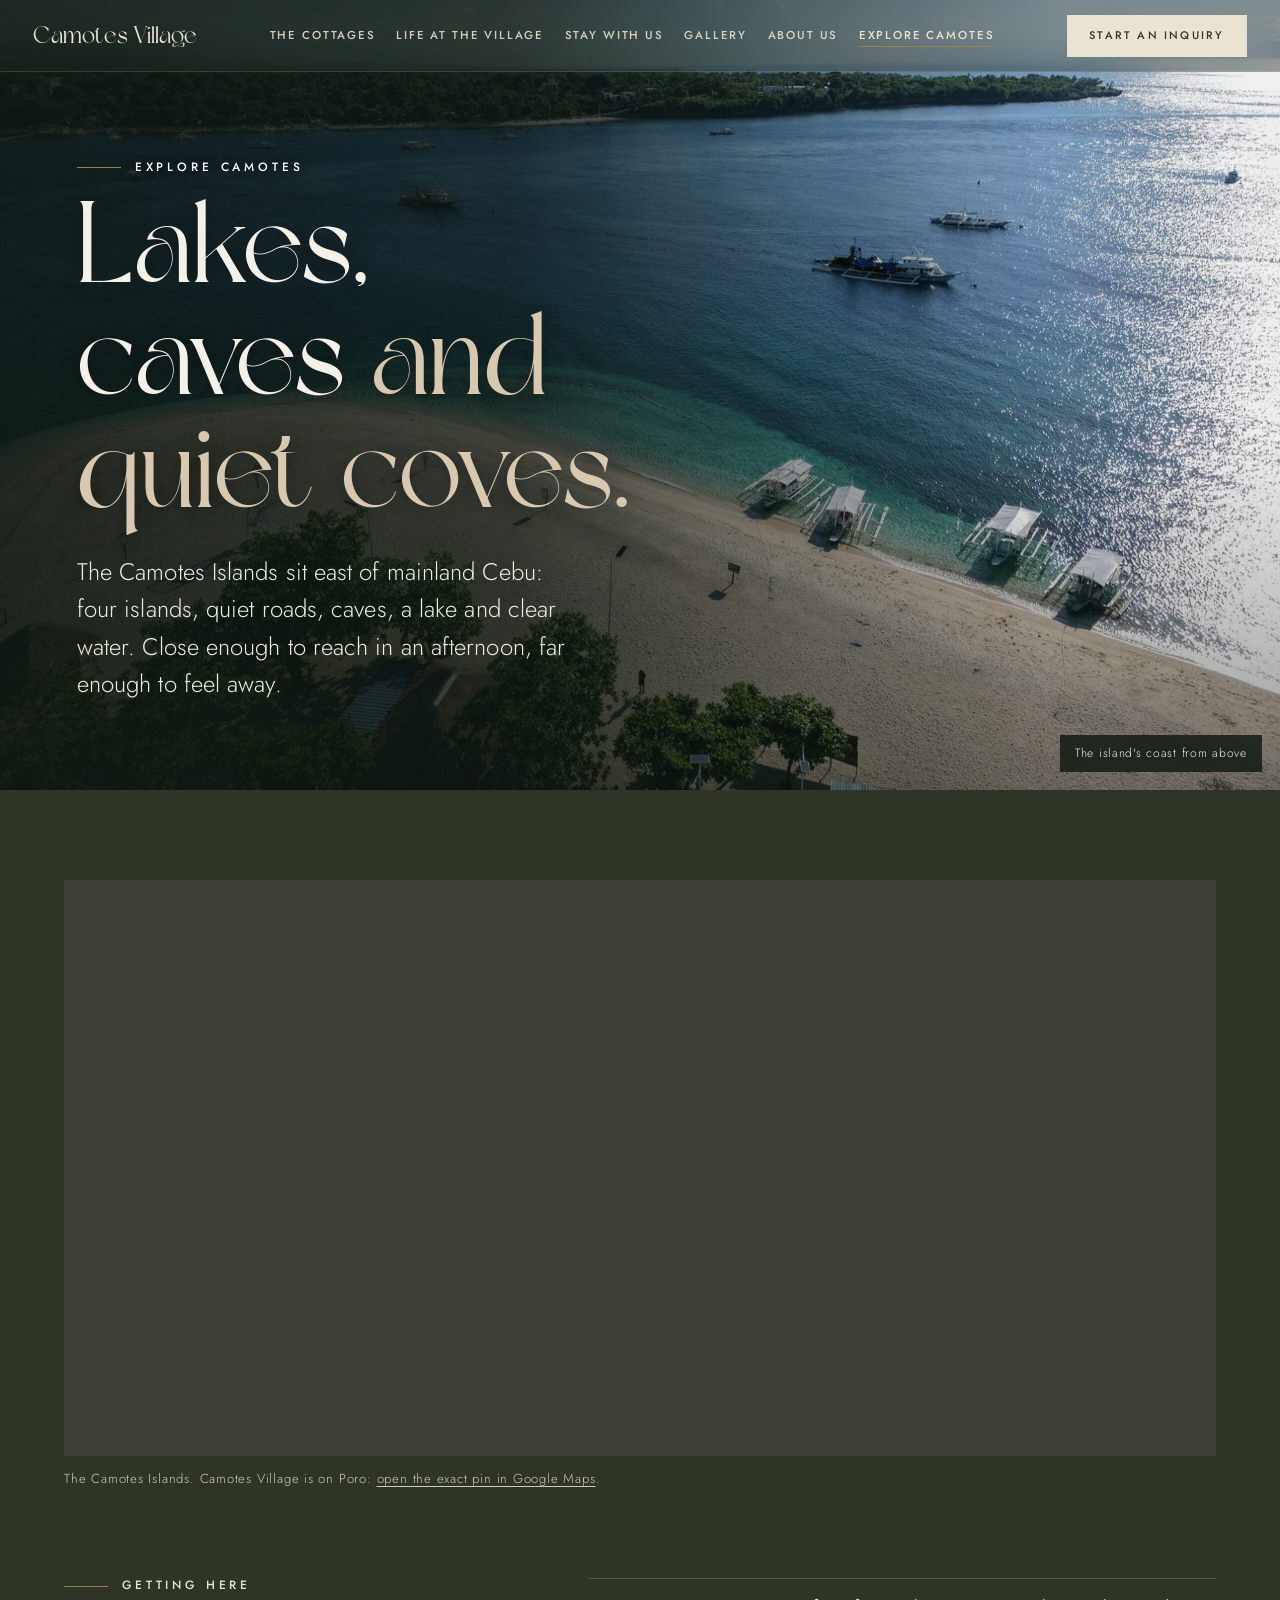
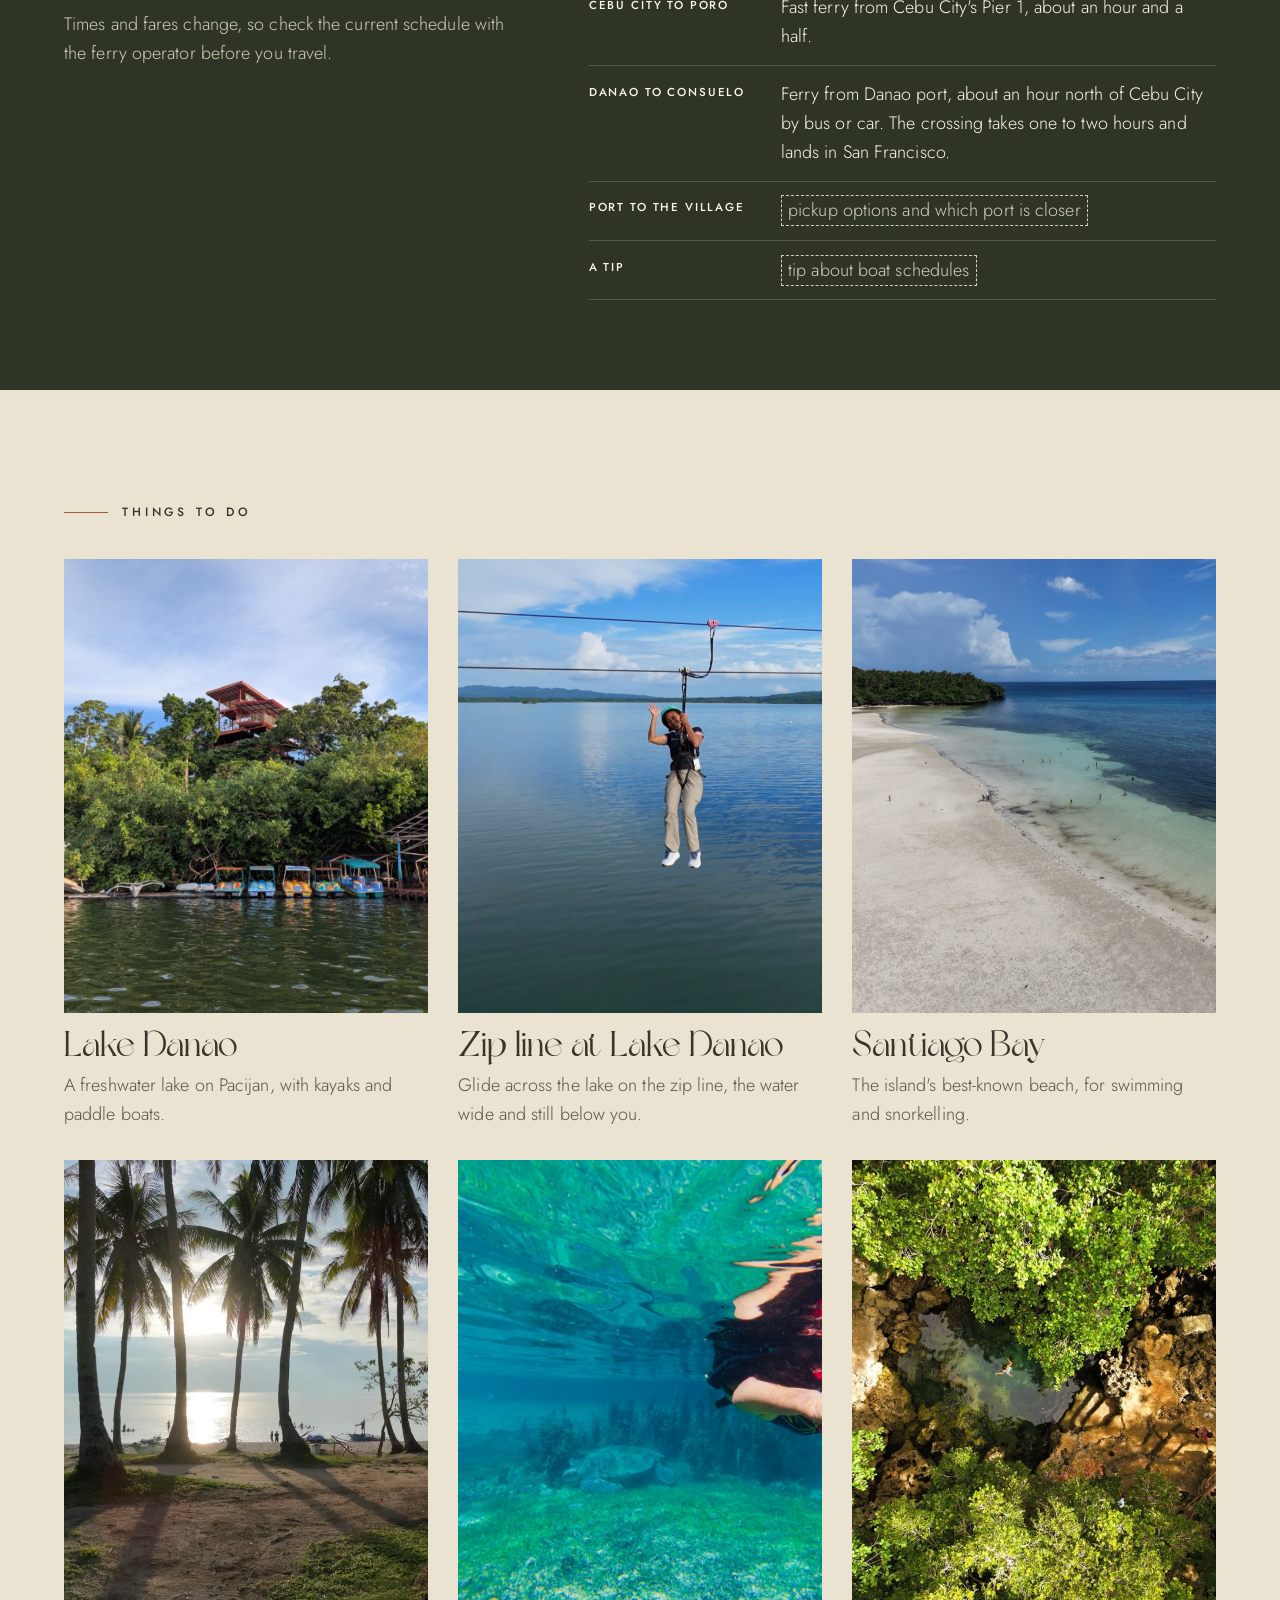
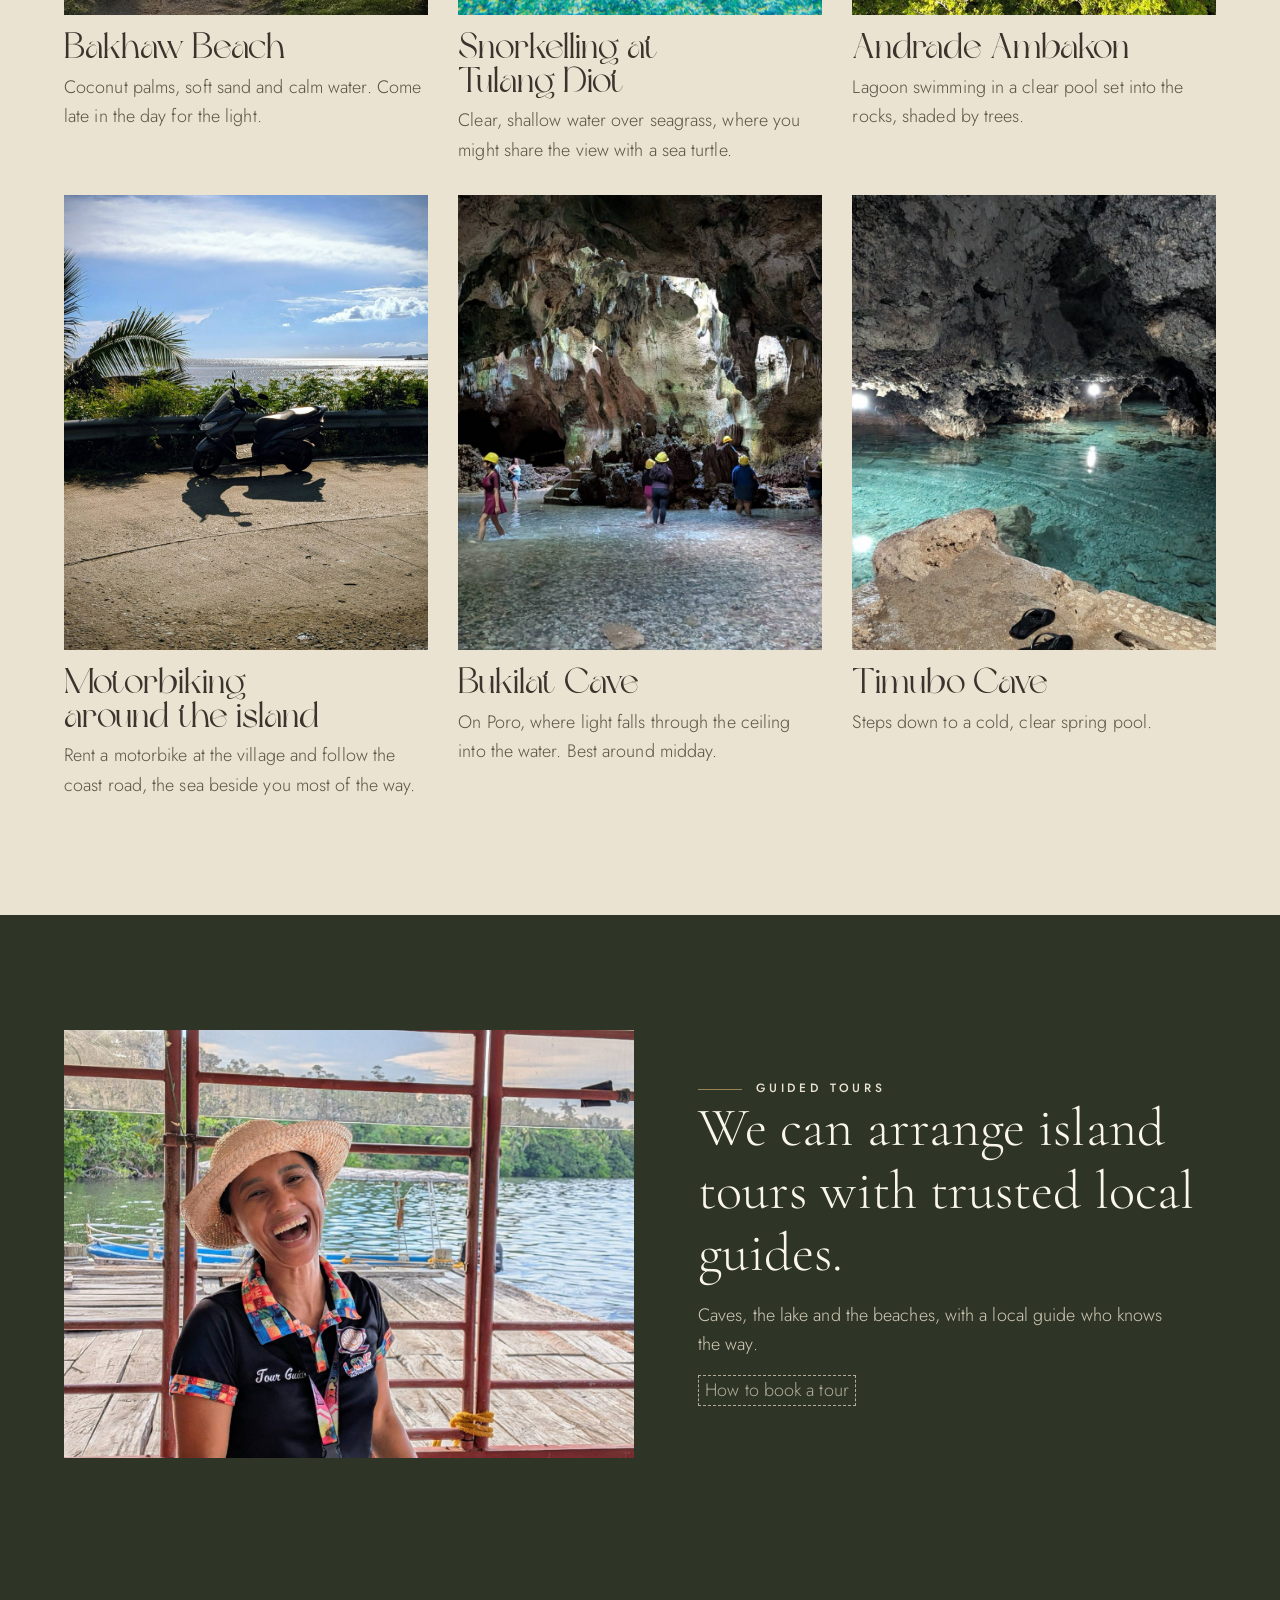
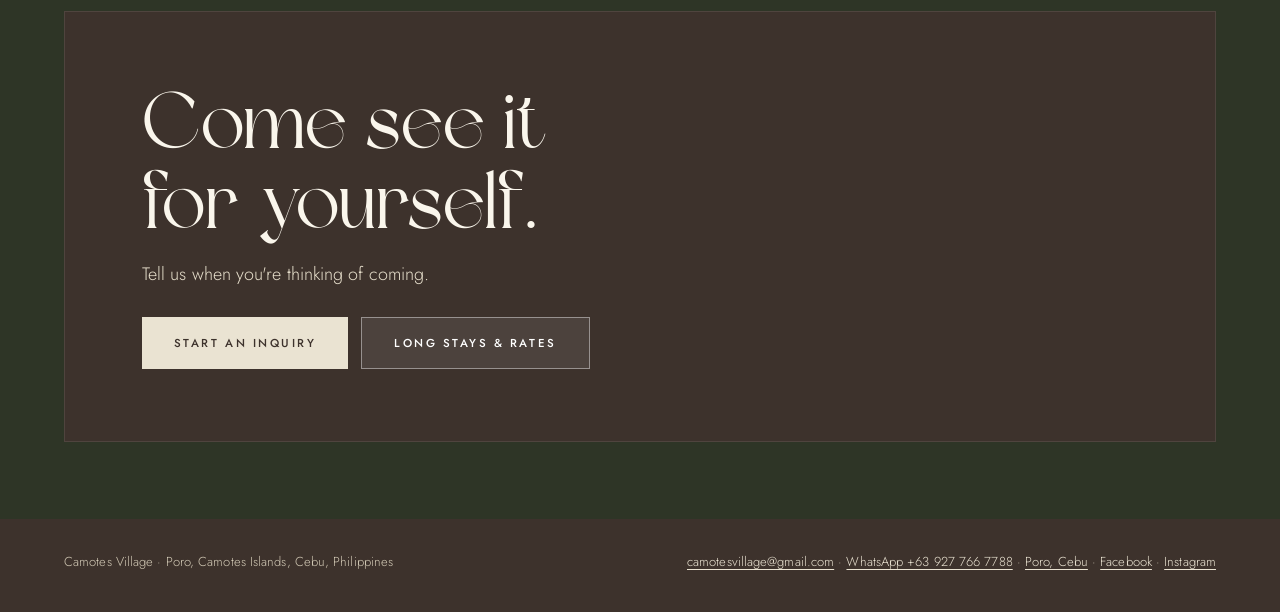
<file: explore.html>
<!doctype html>
<html lang="en">
<head>
<meta charset="utf-8">
<meta name="robots" content="noindex, nofollow, noimageindex">
<meta name="viewport" content="width=device-width, initial-scale=1, viewport-fit=cover">
<title>Explore Camotes · Camotes Village</title>
<meta name="description" content="Where Camotes Village is, how to get to the Camotes Islands from Cebu by ferry, and what to see nearby.">
<link rel="icon" href="data:image/svg+xml,<svg xmlns='http://www.w3.org/2000/svg' viewBox='0 0 32 32'><rect width='32' height='32' rx='16' fill='%234E5B3B'/><circle cx='16' cy='18' r='6' fill='%23E8E3D9'/></svg>">
<link rel="preconnect" href="https://fonts.googleapis.com">
<link rel="preconnect" href="https://fonts.gstatic.com" crossorigin>
<link href="https://fonts.googleapis.com/css2?family=Cormorant+Garamond:ital,wght@0,300;0,400;0,500;1,300;1,400&family=Jost:wght@300;400;500&display=swap" rel="stylesheet">
<link rel="stylesheet" href="scrollcraft.css">
<link rel="stylesheet" href="site.css">
<link rel="stylesheet" href="bar.css">
<link rel="stylesheet" href="photo-focus.css">
<style>
  .map { margin: 0; }
  .map iframe { width: 100%; aspect-ratio: 16 / 8; border: 0; display: block; filter: saturate(0.55) sepia(0.12); background: var(--sc-surface); border-radius: var(--r-lg); }
  .routes li { display: grid; grid-template-columns: 11rem 1fr; gap: var(--sc-4); }
  .routes b { font-weight: 500; font-size: 0.72rem; letter-spacing: 0.16em; text-transform: uppercase; padding-top: 0.2rem; }
  .todo { display: grid; grid-template-columns: repeat(3, 1fr); gap: clamp(1rem, 2.4vw, 2rem); margin-top: clamp(1.5rem, 3vw, 2.5rem); }
  .todo .photo { aspect-ratio: 4 / 5; }
  .todo h2 { font-size: var(--sc-t-xl); margin: var(--sc-4) 0 var(--sc-2); }
  .todo p { margin: 0; }
  .statement { font: 300 var(--sc-t-2xl)/1.15 var(--sc-font-display); margin: 0; max-width: 22ch; }
  .tours { display: grid; grid-template-columns: 1.1fr 1fr; gap: clamp(2rem, 5vw, 5rem); align-items: center; }
  .tours__photo { aspect-ratio: 4 / 3; }
  @media (max-width: 860px) {
    .map iframe { aspect-ratio: 4 / 5; }
    .todo { grid-template-columns: 1fr 1fr; }
    .routes li { grid-template-columns: 1fr; gap: var(--sc-1); }
    .tours { grid-template-columns: 1fr; }
  }
</style>
</head>
<body class="t-afternoon">
<a class="skip" href="#main">Skip to content</a>
<svg width="0" height="0" style="position:absolute" aria-hidden="true">
  <defs>
    <symbol id="i-menu" viewBox="0 0 24 24"><path fill="none" stroke="currentColor" stroke-width="1.6" stroke-linecap="round" d="M5 9h14M5 15h14"/></symbol>
  </defs>
</svg>
<header class="cv-bar">
  <a class="cv-bar__mark" href="index.html">Camotes Village</a>
  <nav class="cv-bar__links" aria-label="Pages">
    <a href="cottages.html">The Cottages</a>
    <a href="life.html">Life at the Village</a>
    <a href="stay.html">Stay with Us</a>
    <a href="gallery.html">Gallery</a>
    <a href="about.html">About Us</a>
    <a href="explore.html" aria-current="page">Explore Camotes</a>
  </nav>
  <a class="cv-bar__cta" href="inquire.html">Start an inquiry</a>
  <details class="cv-bar__menu">
    <summary aria-label="Menu"><svg viewBox="0 0 24 24" aria-hidden="true"><path fill="none" stroke="currentColor" stroke-width="1.6" stroke-linecap="round" d="M5 9h14M5 15h14"/></svg></summary>
    <nav class="cv-bar__panel" aria-label="Pages">
      <a href="index.html">Home</a>
    <a href="cottages.html">The Cottages</a>
    <a href="life.html">Life at the Village</a>
    <a href="stay.html">Stay with Us</a>
    <a href="gallery.html">Gallery</a>
    <a href="about.html">About Us</a>
    <a href="explore.html" aria-current="page">Explore Camotes</a>
    <a href="inquire.html">Inquire</a>
    </nav>
  </details>
</header>
<main id="main">
<section class="head head--photo">
  <img src="media/web/47-camotes-beach-aerial.jpg" alt="A white-sand beach curving into turquoise shallows and deep blue water, outrigger boats moored at the shore, a green island coast beyond" fetchpriority="high">
  <p class="head__tag">The island's coast from above</p>
  <div class="head__grid">
    <div data-sc-in data-sc-stagger="70">
      <p class="label">Explore Camotes</p>
      <h1 class="sc-display">Lakes, caves <em>and quiet coves.</em></h1>
    </div>
    <p class="sc-body" data-sc-in>The Camotes Islands sit east of mainland Cebu: four islands, quiet roads, caves, a lake and clear water. Close enough to reach in an afternoon, far enough to feel away.</p>
  </div>
</section>

<section class="block sc-wrap" aria-label="Map">
  <figure class="map" data-sc-in>
    <iframe title="Map of the Camotes Islands" loading="lazy" src="https://www.openstreetmap.org/export/embed.html?bbox=124.24%2C10.55%2C124.50%2C10.75&amp;layer=mapnik"></iframe>
    <figcaption>The Camotes Islands. Camotes Village is on Poro: <a href="https://maps.app.goo.gl/2XbyZts8r2YNd3Pr9" target="_blank" rel="noopener">open the exact pin in Google Maps</a>.</figcaption>
  </figure>
</section>

<section class="block sc-wrap" aria-labelledby="here-h">
  <div class="split">
    <div data-sc-in>
      <p class="label" id="here-h">Getting here</p>
      <p class="sc-body" style="margin-top:1rem">Times and fares change, so check the current schedule with the ferry operator before you travel.</p>
    </div>
    <ul class="lines routes" data-sc-in data-sc-stagger="50">
      <li><b>Cebu City to Poro</b><span>Fast ferry from Cebu City's Pier 1, about an hour and a half.</span></li>
      <li><b>Danao to Consuelo</b><span>Ferry from Danao port, about an hour north of Cebu City by bus or car. The crossing takes one to two hours and lands in San Francisco.</span></li>
      <li><b>Port to the village</b><span><em class="placeholder">pickup options and which port is closer</em></span></li>
      <li><b>A tip</b><span><em class="placeholder">tip about boat schedules</em></span></li>
    </ul>
  </div>
</section>

<section class="block sc-wrap ground-linen" aria-labelledby="do-h">
  <p class="label" id="do-h" data-sc-in>Things to do</p>
  <div class="todo" data-sc-in data-sc-stagger="70">
    <article><figure class="photo"><img src="media/web/26-lake-danao.jpg" alt="Lake Danao: pedal boats moored below a forested shore, a red viewing tower above the trees" loading="lazy"></figure><h2 class="sc-display">Lake Danao</h2><p class="sc-body">A freshwater lake on Pacijan, with kayaks and paddle boats.</p></article>
    <article><figure class="photo"><img src="media/web/66-lake-danao-zipline.jpg" alt="A smiling guest in a helmet waving from the zip line high above Lake Danao" loading="lazy" style="object-position: 58% 50%"></figure><h2 class="sc-display">Zip line at Lake Danao</h2><p class="sc-body">Glide across the lake on the zip line, the water wide and still below you.</p></article>
    <article><figure class="photo"><img src="media/web/29-santiago-bay.jpg" alt="Santiago Bay from above: a wide white-sand beach, clear shallows and deep blue water" loading="lazy"></figure><h2 class="sc-display">Santiago Bay</h2><p class="sc-body">The island's best-known beach, for swimming and snorkelling.</p></article>
    <article><figure class="photo"><img src="media/web/65-bakhaw-beach.jpg" alt="Bakhaw Beach in late light: tall coconut palms, soft sand and calm water with people wading" loading="lazy" style="object-position: 40% 50%"></figure><h2 class="sc-display">Bakhaw Beach</h2><p class="sc-body">Coconut palms, soft sand and calm water. Come late in the day for the light.</p></article>
    <article><figure class="photo"><img src="media/web/67-tulang-diot-snorkel.jpg" alt="A snorkeller gliding over seagrass toward a sea turtle in clear turquoise water" loading="lazy" style="object-position: 40% 60%"></figure><h2 class="sc-display">Snorkelling at Tulang Diot</h2><p class="sc-body">Clear, shallow water over seagrass, where you might share the view with a sea turtle.</p></article>
    <article><figure class="photo"><img src="media/web/64-andrade-ambakon-lagoon.jpg" alt="From above: a swimmer in a clear green lagoon set into rock, framed by trees" loading="lazy" style="object-position: 50% 44%"></figure><h2 class="sc-display">Andrade Ambakon</h2><p class="sc-body">Lagoon swimming in a clear pool set into the rocks, shaded by trees.</p></article>
    <article><figure class="photo"><img src="media/web/68-motorbike-coast-road.jpg" alt="A scooter parked on a coastal road, palms and green brush along the rail, the sea glittering beyond" loading="lazy" style="object-position: 50% 55%"></figure><h2 class="sc-display">Motorbiking around the island</h2><p class="sc-body">Rent a motorbike at the village and follow the coast road, the sea beside you most of the way.</p></article>
    <article><figure class="photo"><img src="media/web/27-bukilat-cave.jpg" alt="Bukilat Cave: visitors in hard hats wading through shallow water under openings in the cave roof" loading="lazy"></figure><h2 class="sc-display">Bukilat Cave</h2><p class="sc-body">On Poro, where light falls through the ceiling into the water. Best around midday.</p></article>
    <article><figure class="photo"><img src="media/web/28-timubo-cave.jpg" alt="Timubo Cave: a clear turquoise spring pool under a low rock ceiling, lit by lamps" loading="lazy"></figure><h2 class="sc-display">Timubo Cave</h2><p class="sc-body">Steps down to a cold, clear spring pool.</p></article>
  </div>
</section>

<section class="block sc-wrap" aria-labelledby="tours-h">
  <div class="tours">
    <figure class="photo tours__photo" data-sc-in><img src="media/web/49-tour-guide.jpg" alt="A local tour guide in a straw hat laughing on a wooden jetty by the lake, boats moored behind her" loading="lazy"></figure>
    <div class="sc-stack" data-sc-in data-sc-stagger="60">
      <p class="label" id="tours-h">Guided tours</p>
      <p class="statement">We can arrange island tours with trusted local guides.</p>
      <p class="sc-body">Caves, the lake and the beaches, with a local guide who knows the way.</p>
      <p class="sc-body"><em class="placeholder">How to book a tour</em></p>
    </div>
  </div>
</section>
</main>
<section class="band sc-wrap" aria-labelledby="band-h">
  <div class="band__panel" data-sc-in>
    <h2 class="sc-display" id="band-h">Come see it for yourself.</h2>
    <p>Tell us when you're thinking of coming.</p>
    <div class="band__actions">
      <a class="btn" href="inquire.html">Start an inquiry</a>
      <a class="textlink" href="stay.html#rates">Long stays &amp; rates</a>
    </div>
  </div>
</section>
<footer class="foot sc-wrap">
  <span>Camotes Village · Poro, Camotes Islands, Cebu, Philippines</span>
  <span><a href="mailto:camotesvillage@gmail.com">camotesvillage@gmail.com</a> · <a href="https://wa.me/639277667788">WhatsApp +63 927 766 7788</a> · <a href="https://maps.app.goo.gl/2XbyZts8r2YNd3Pr9" target="_blank" rel="noopener">Poro, Cebu</a> · <a href="https://www.facebook.com/profile.php?id=61580286550292" target="_blank" rel="noopener">Facebook</a> · <a href="https://www.instagram.com/camotesvillage/" target="_blank" rel="noopener">Instagram</a></span>
</footer>
<script src="scrollcraft.js"></script>
<script>ScrollCraft.mount(document.body);</script>
<script src="bar.js" defer></script>
<script src="parallax.js" defer></script>
</body>
</html>
</file>
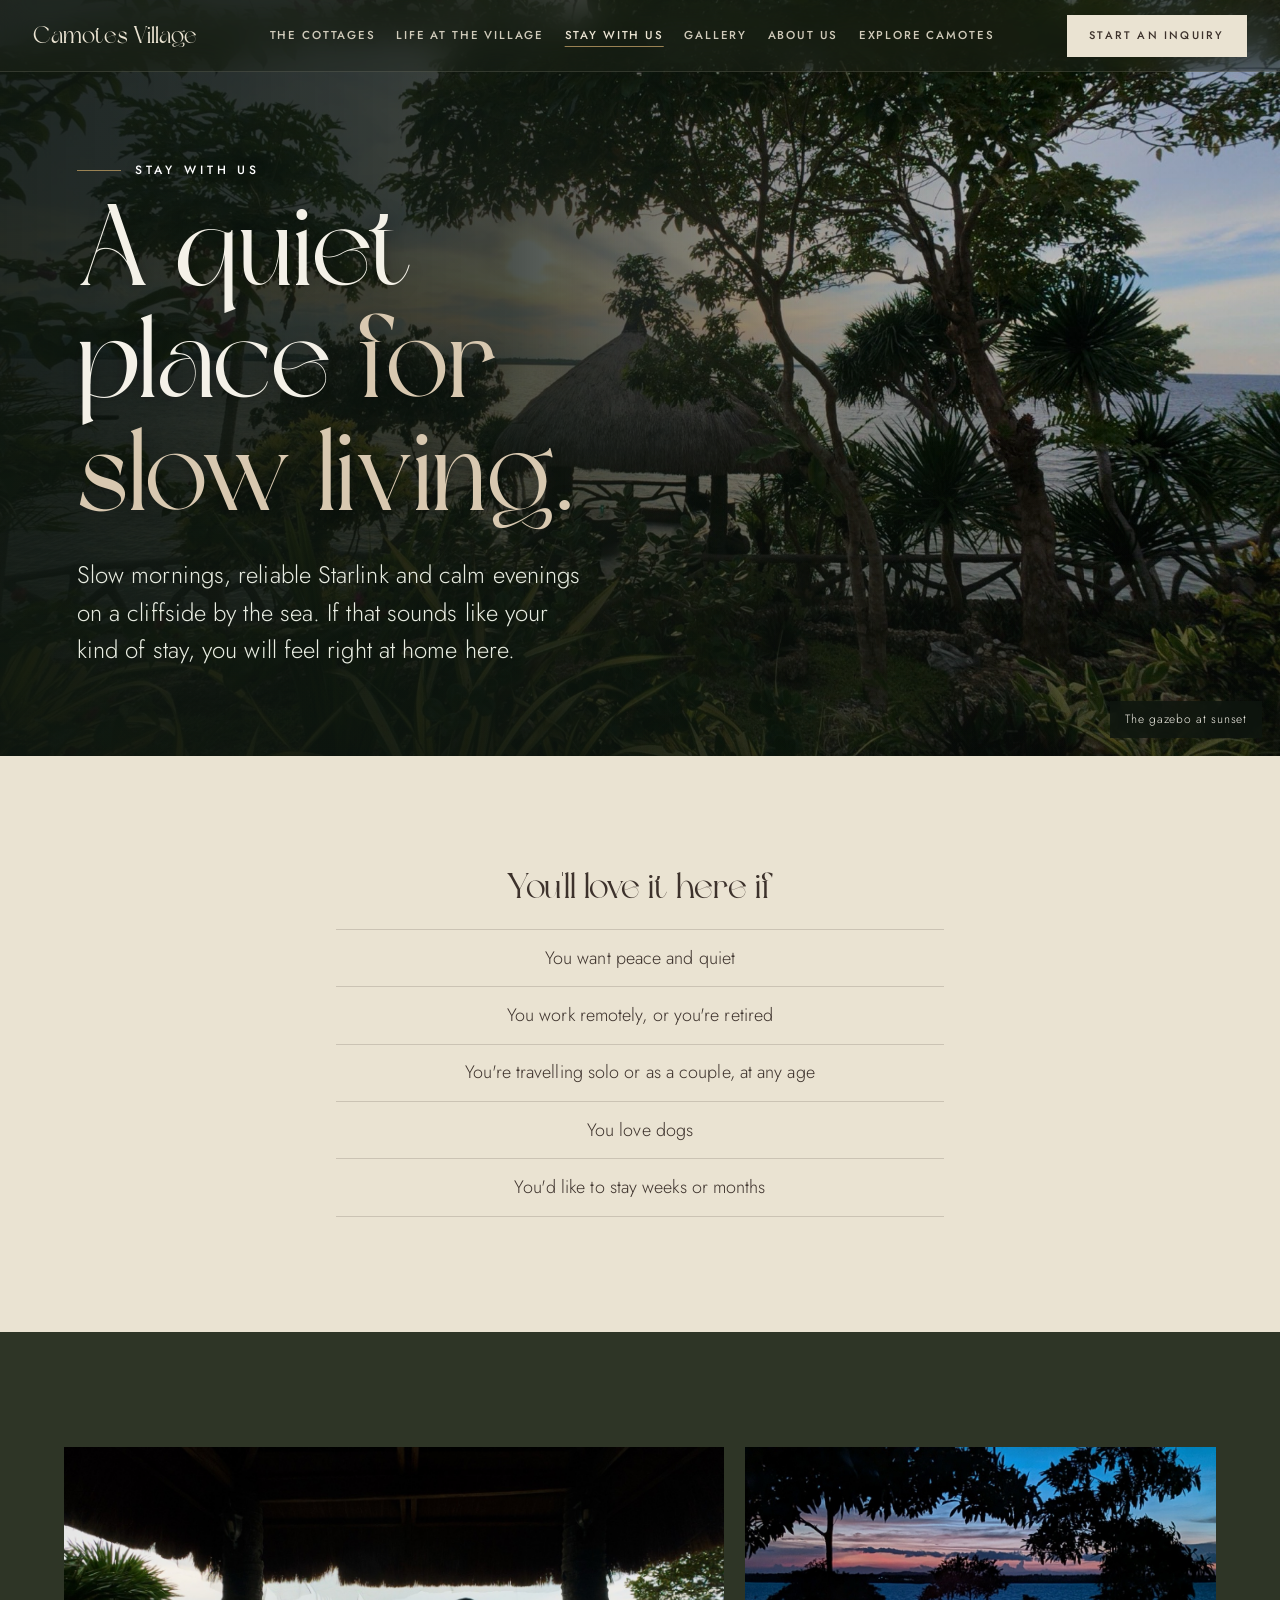
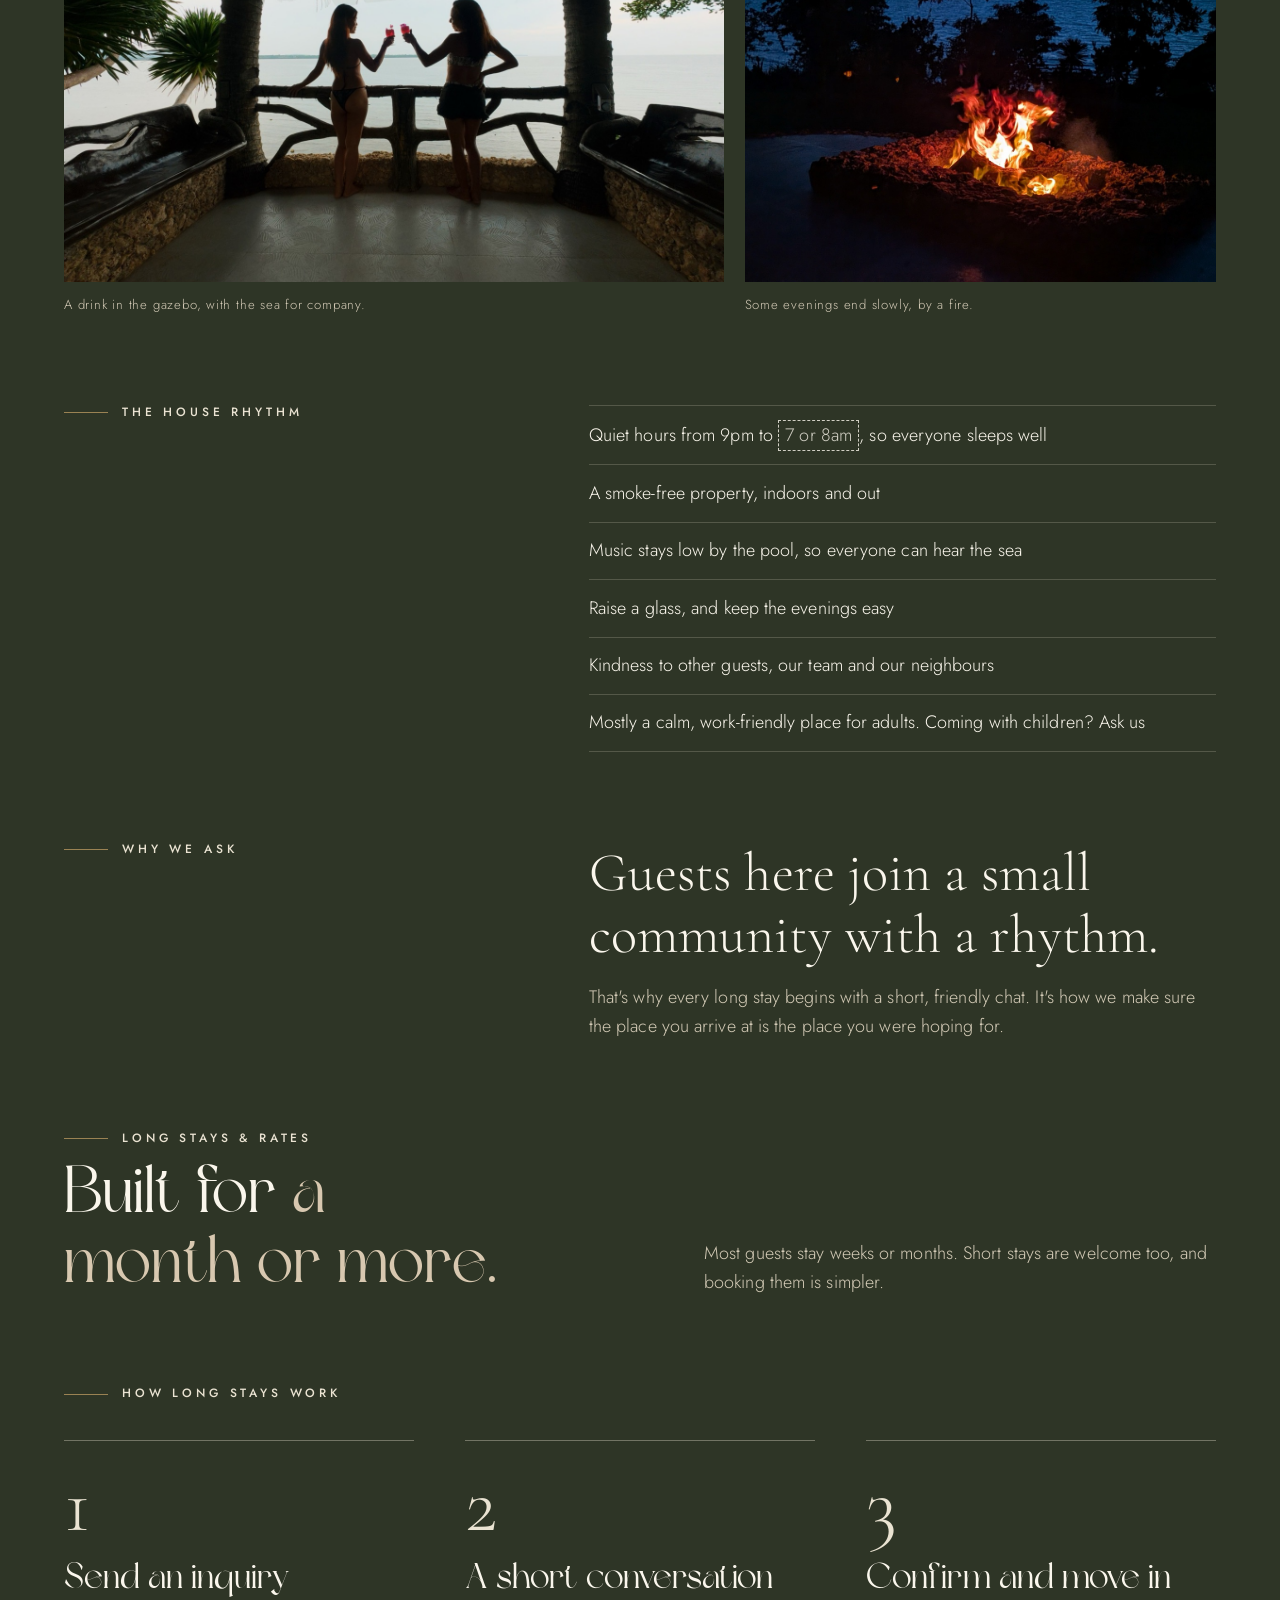
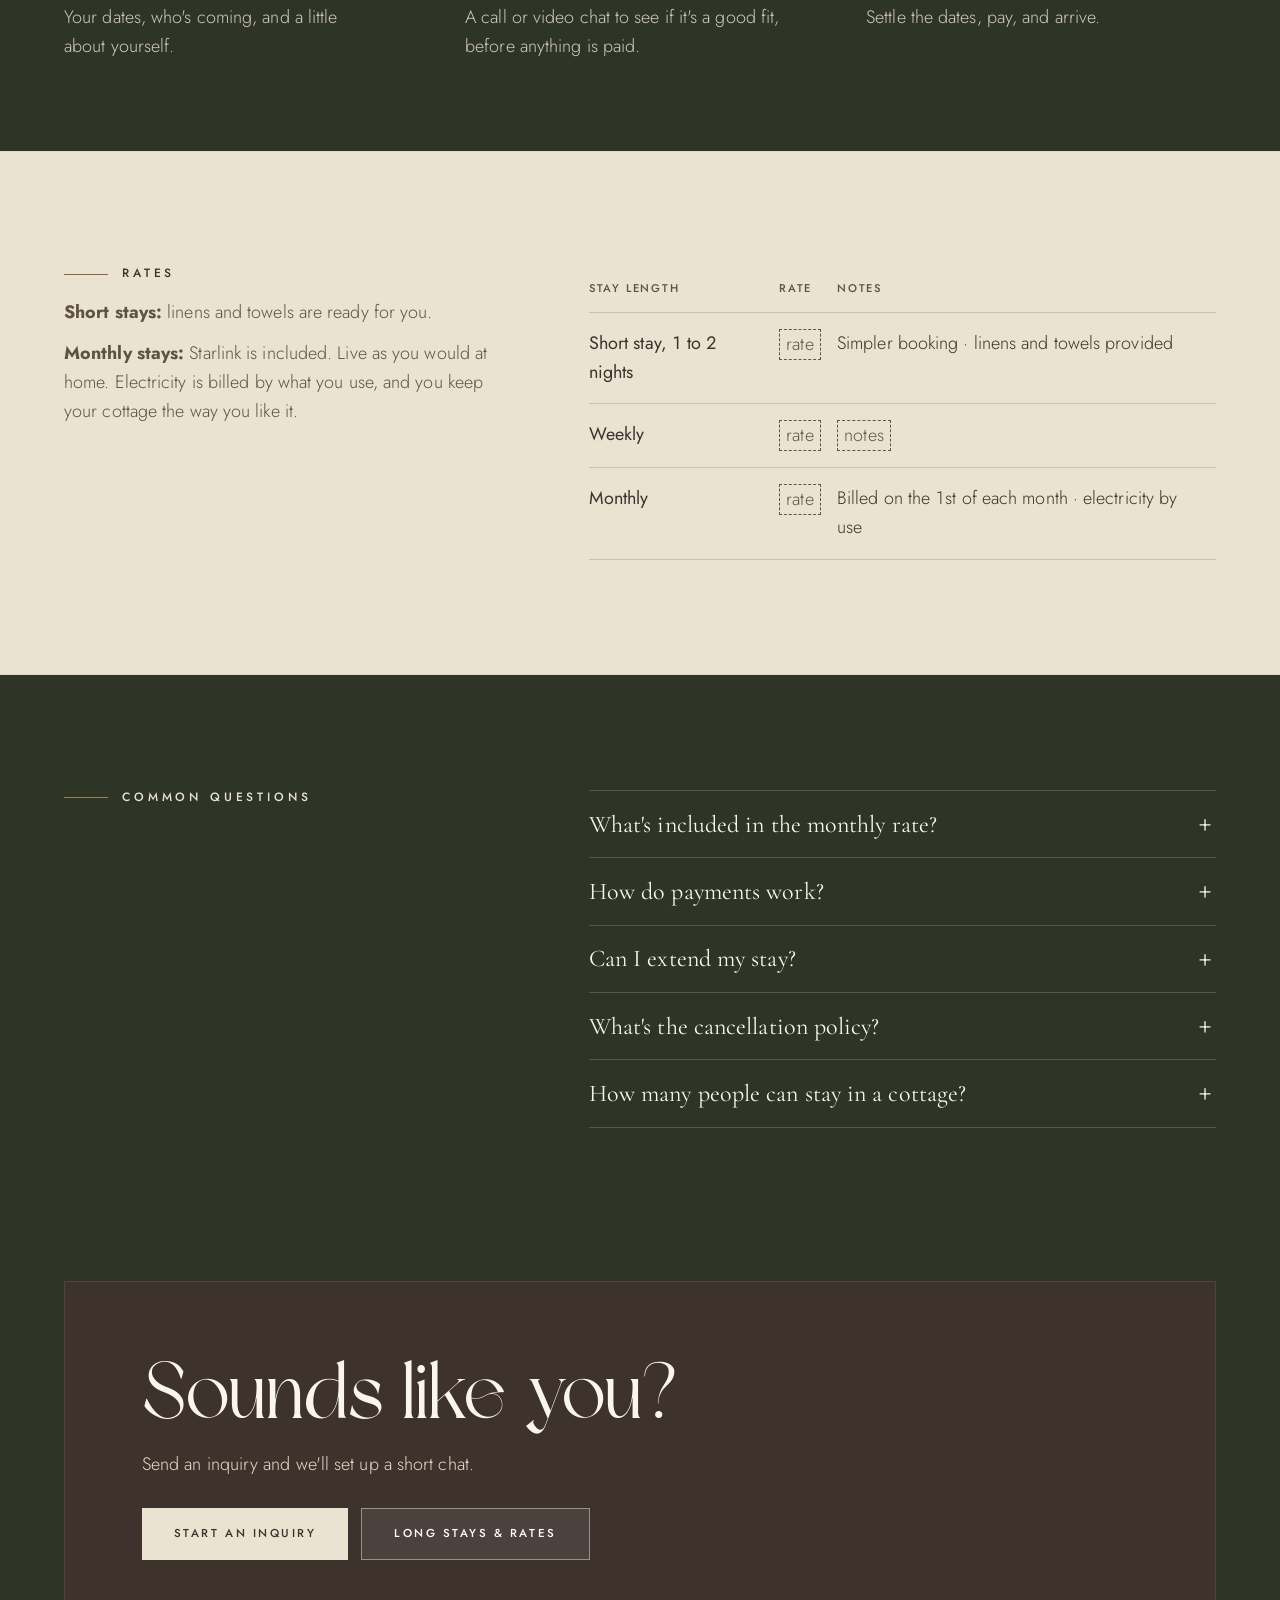
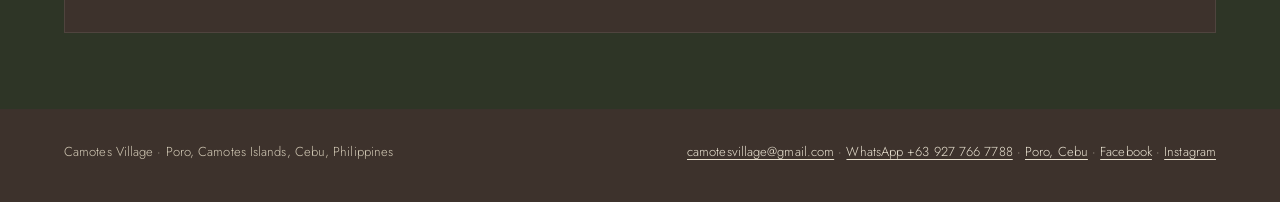
<file: for-you.html>
<!doctype html>
<html lang="en"><head><meta charset="utf-8">
<meta name="robots" content="noindex">
<title>Moved · Camotes Village</title>
<meta http-equiv="refresh" content="0; url=stay.html">
<link rel="canonical" href="stay.html">
<script>location.replace('stay.html' + (location.hash && 'stay.html'.indexOf('#') < 0 ? location.hash : ''));</script>
</head><body><p>This page has moved to <a href="stay.html">Stay with Us</a>.</p></body></html>
</file>
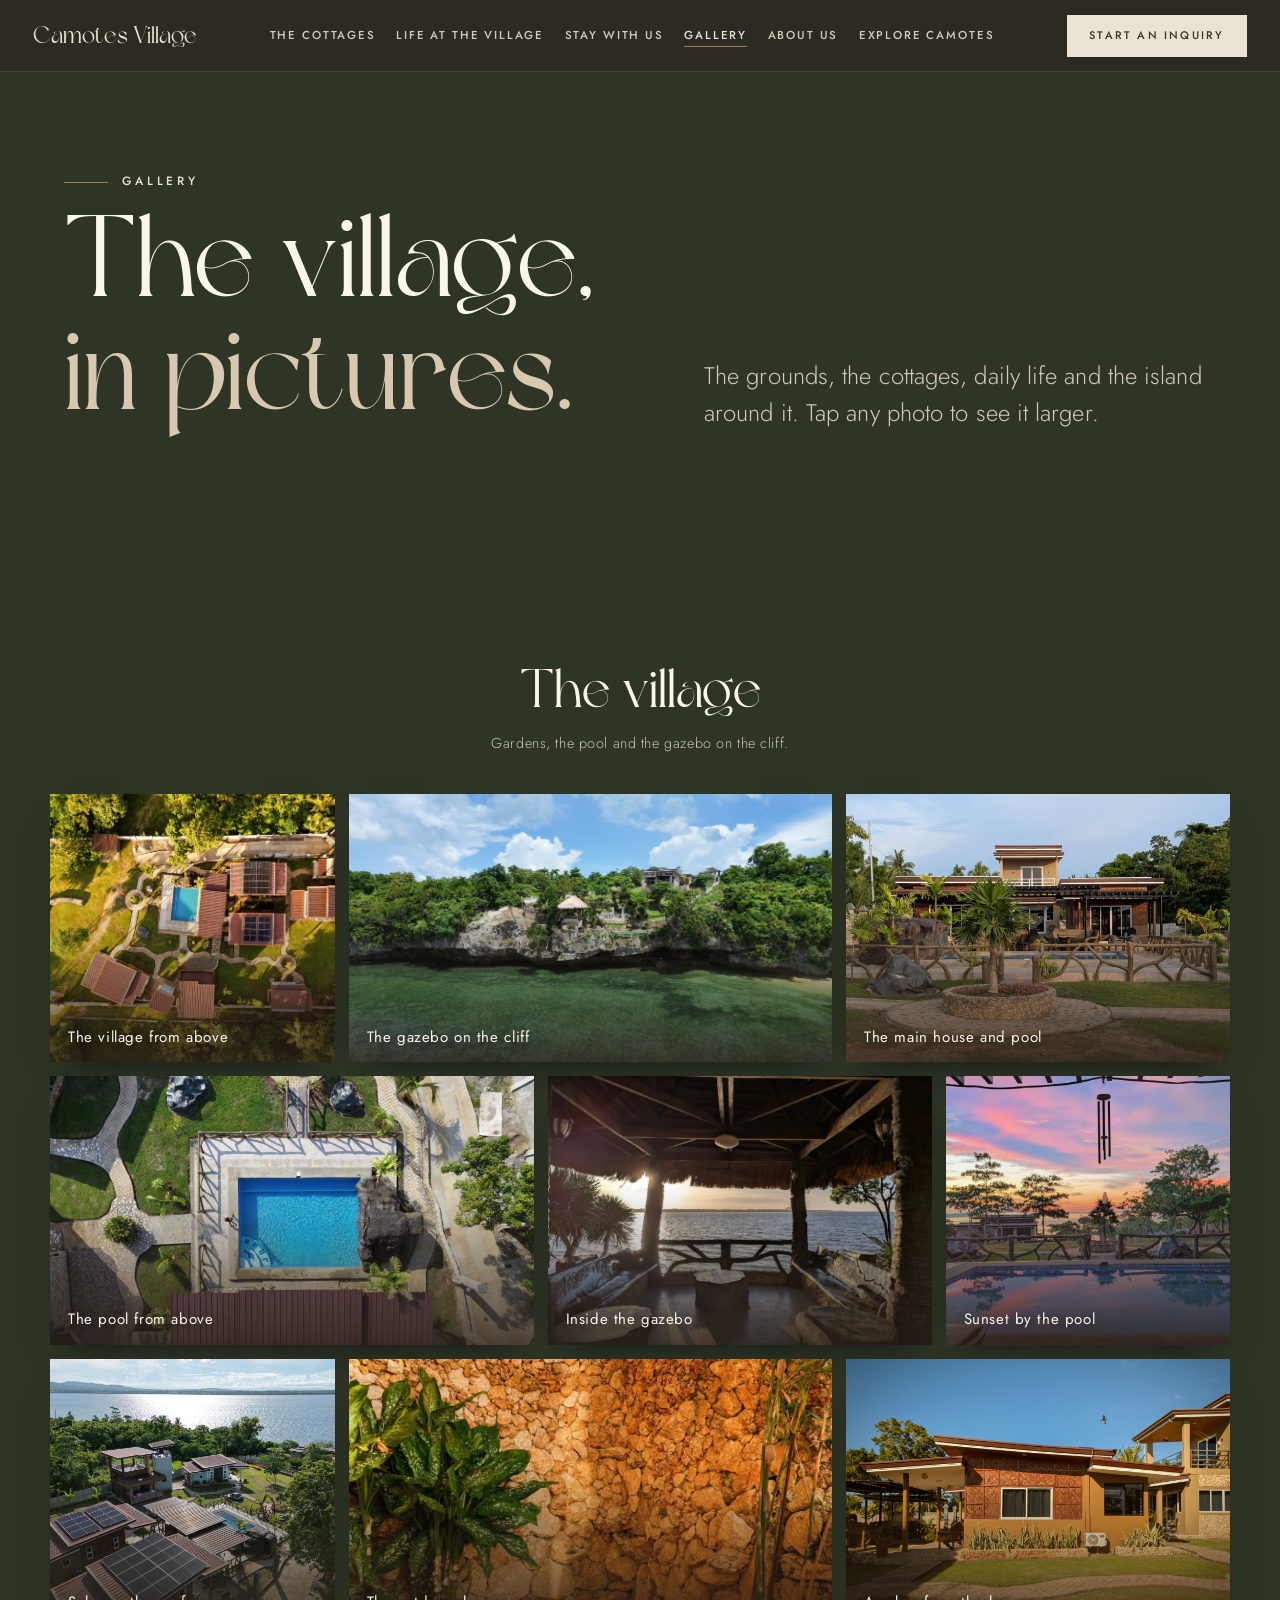
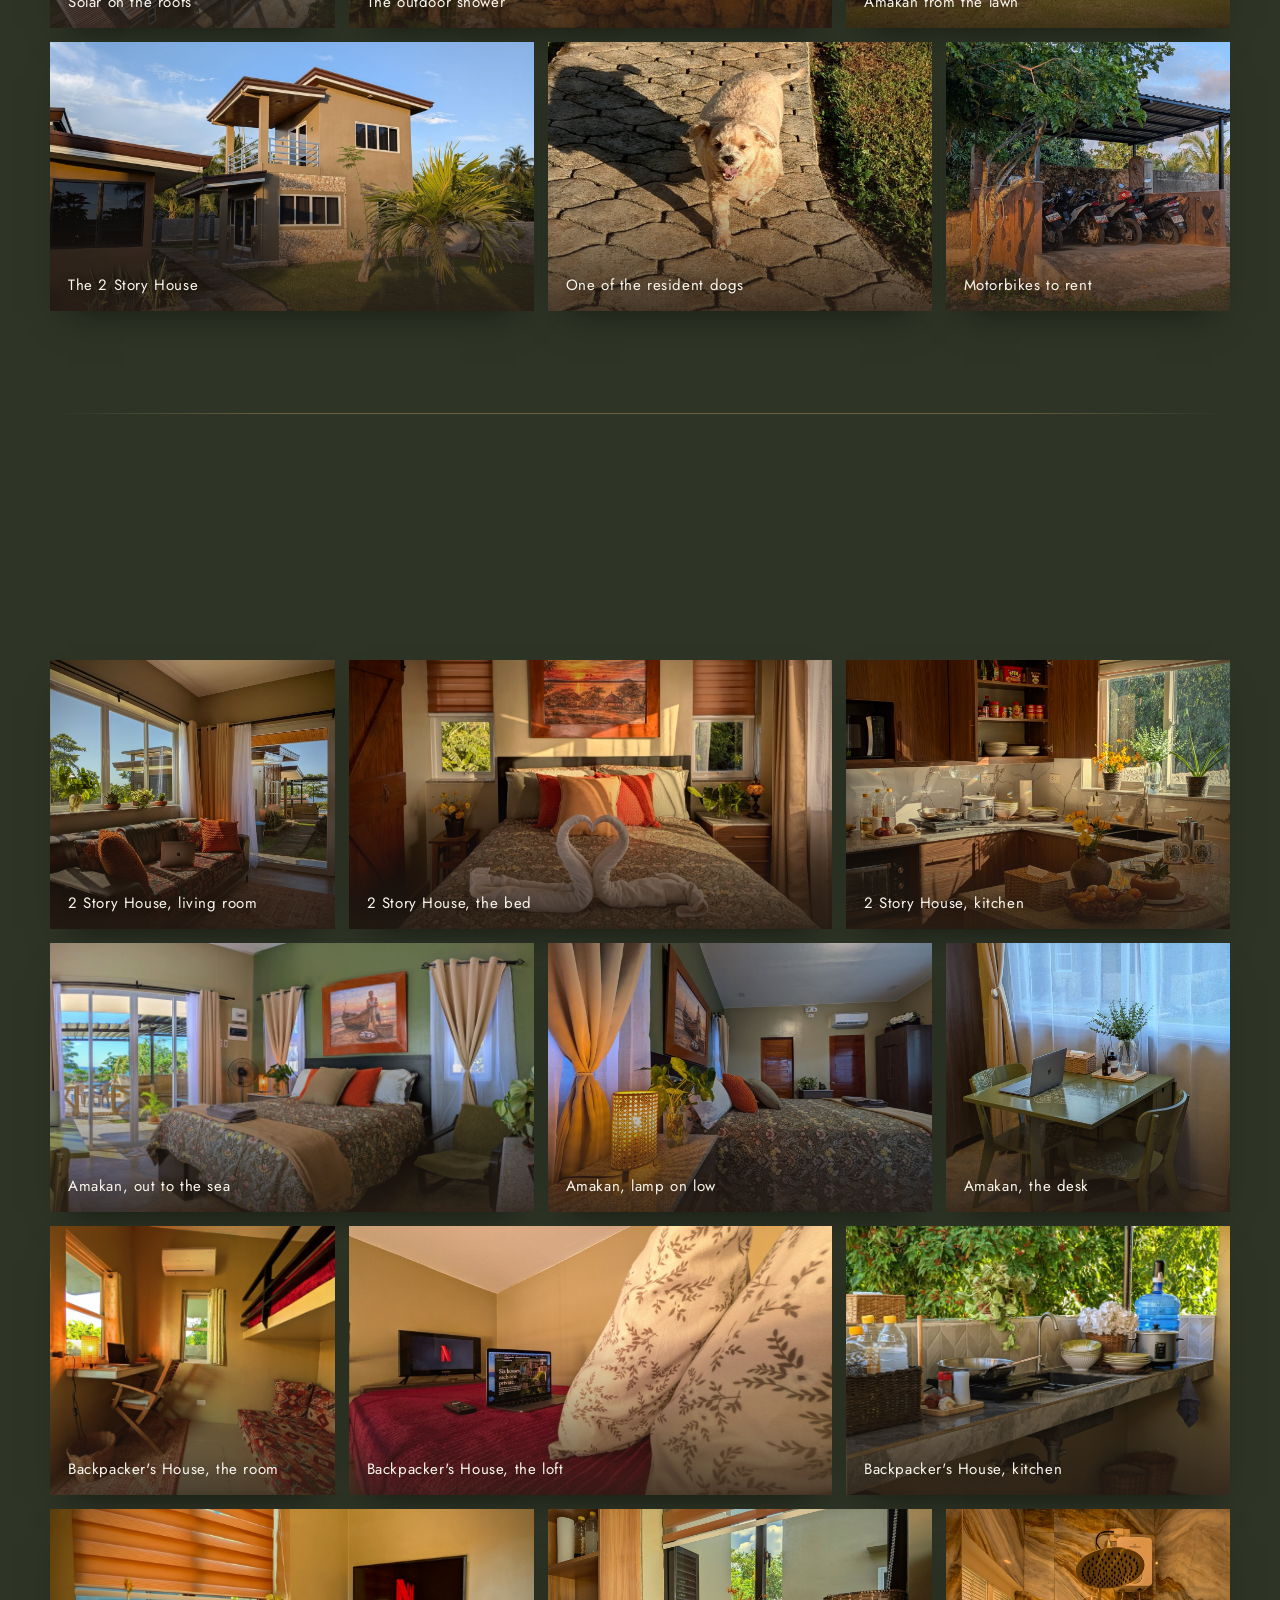
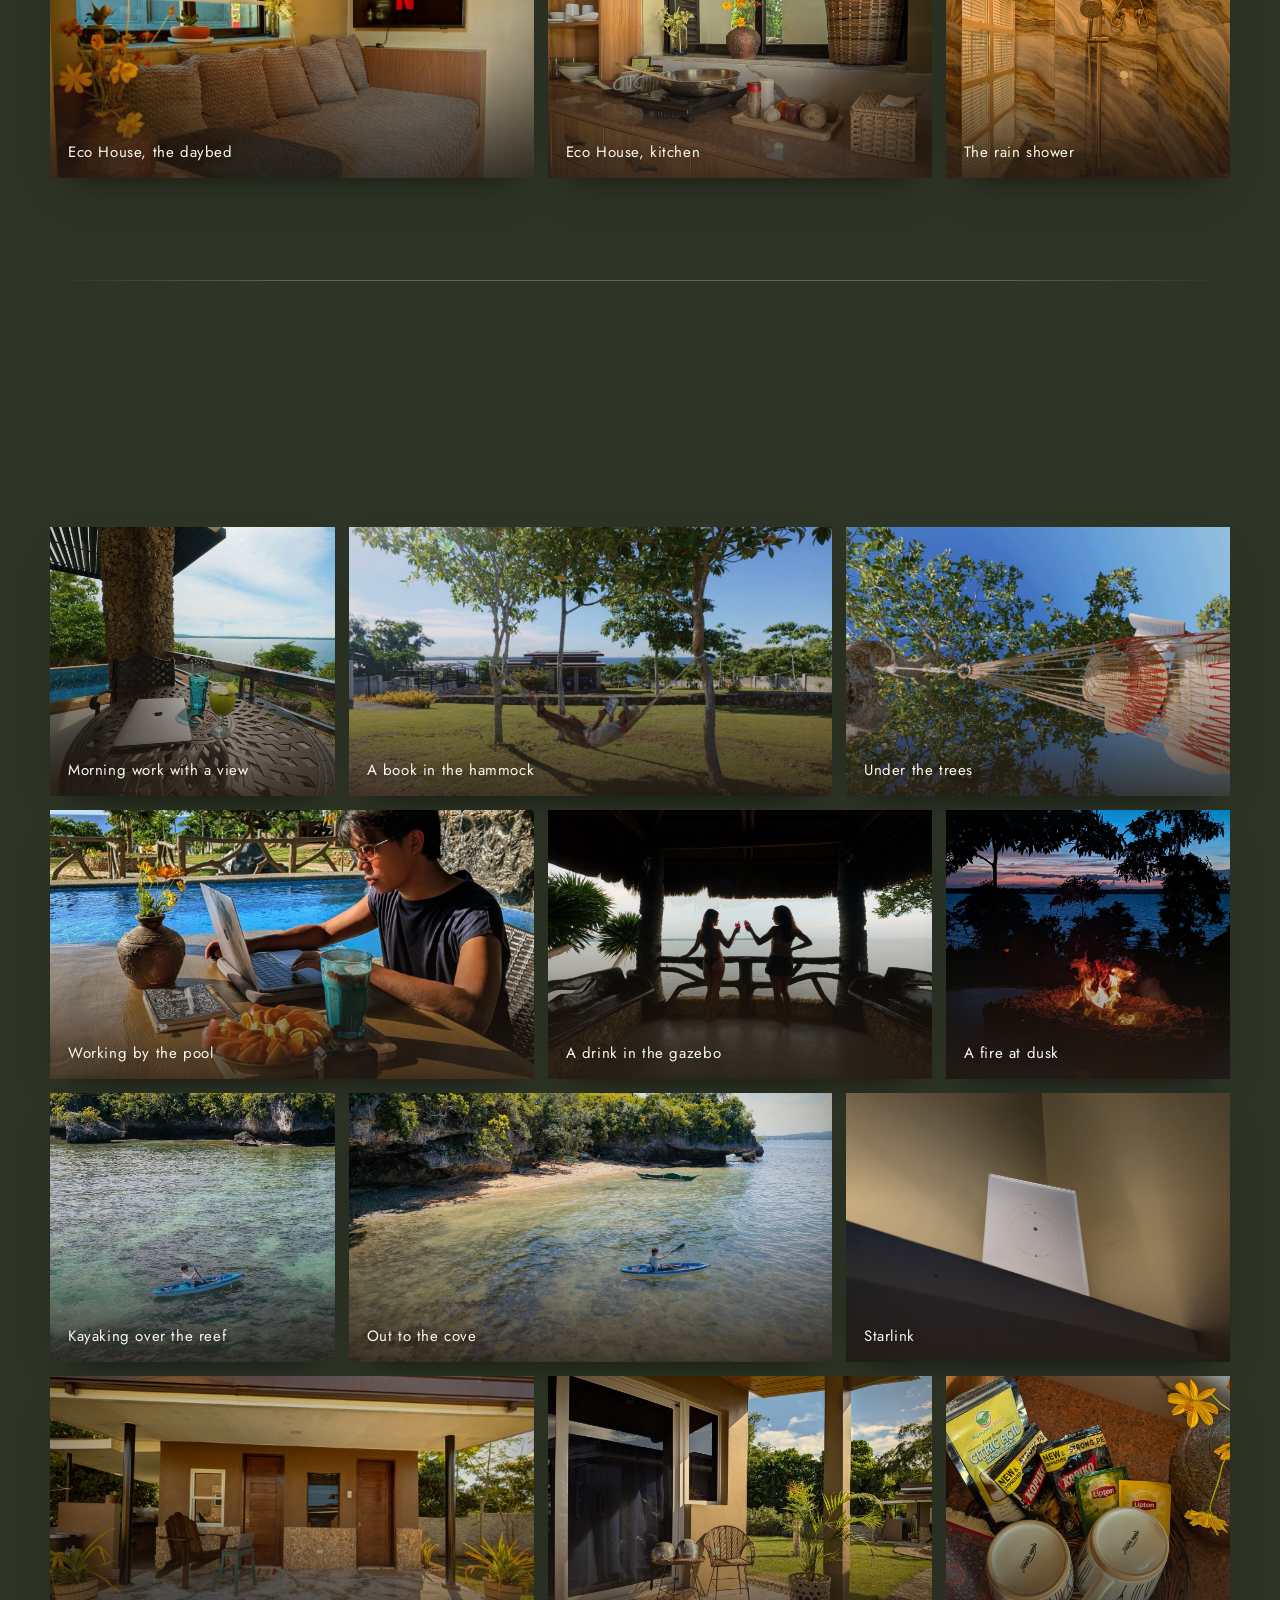
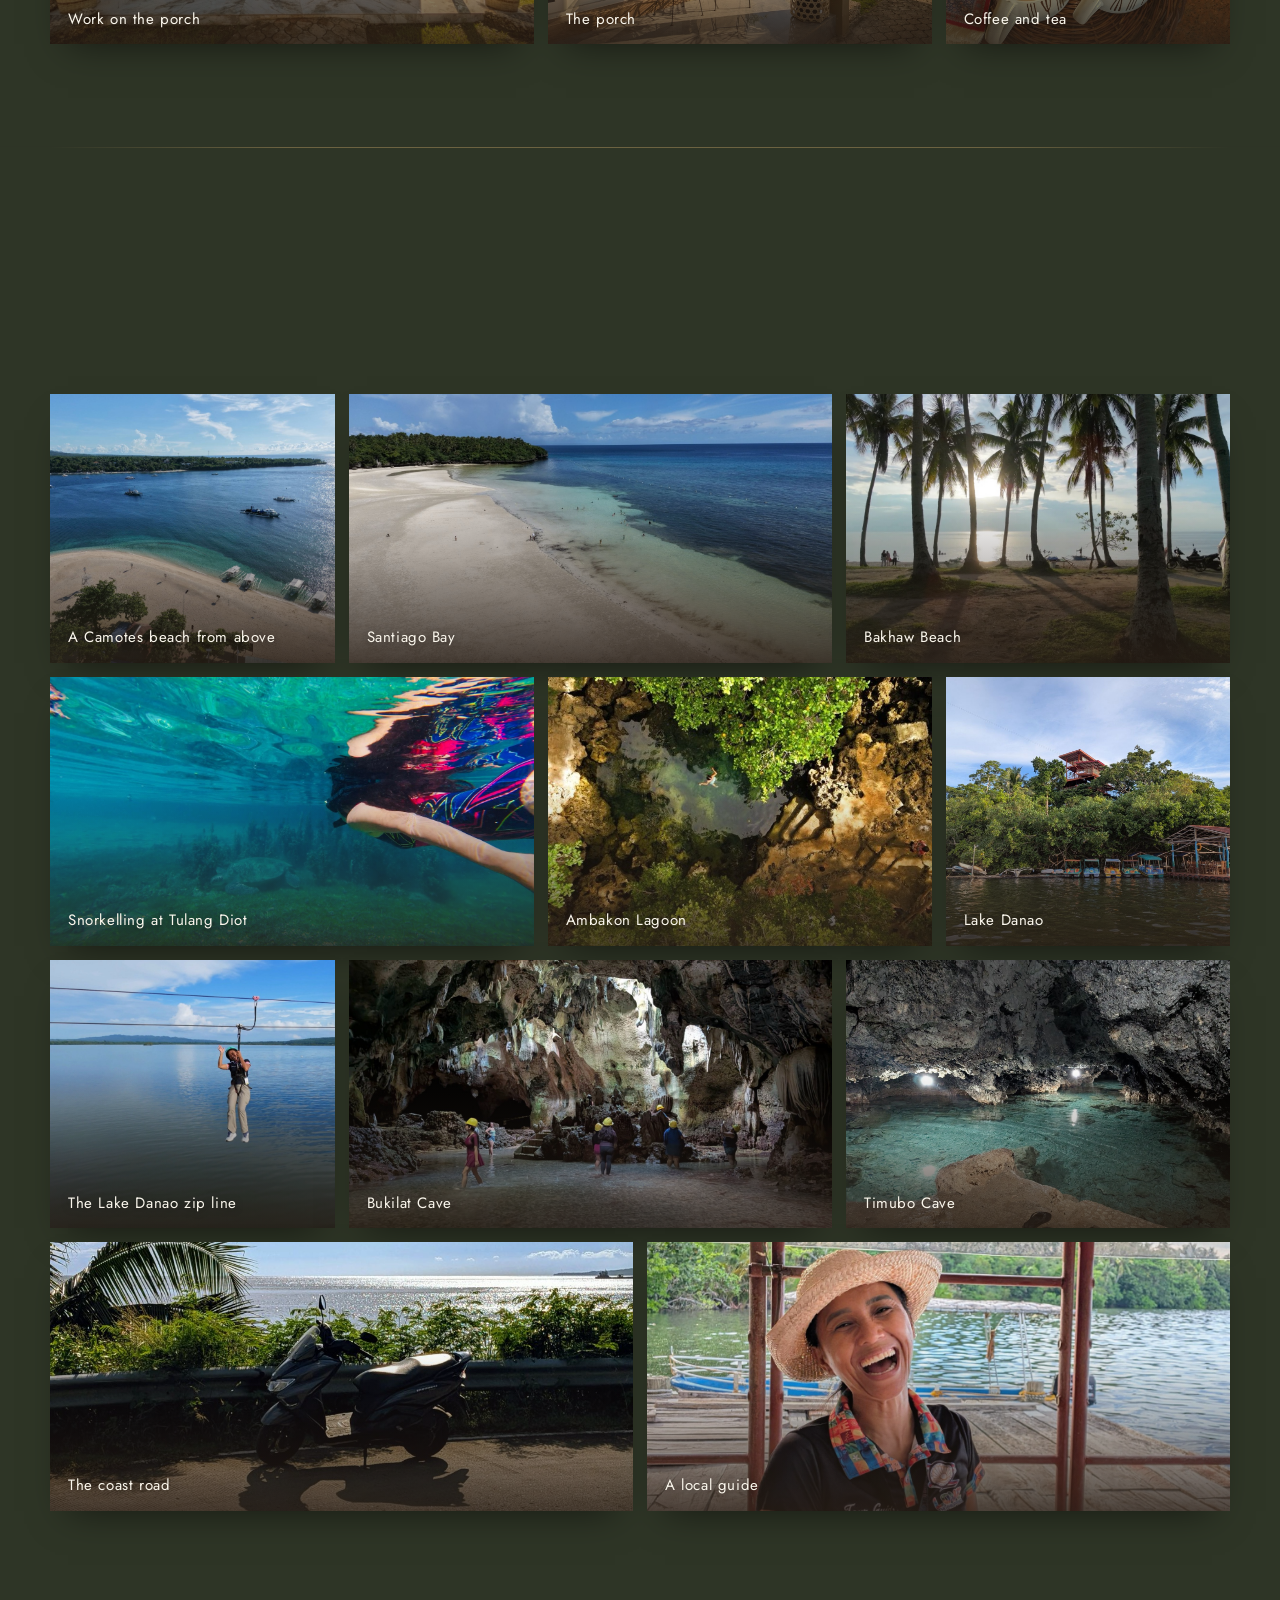
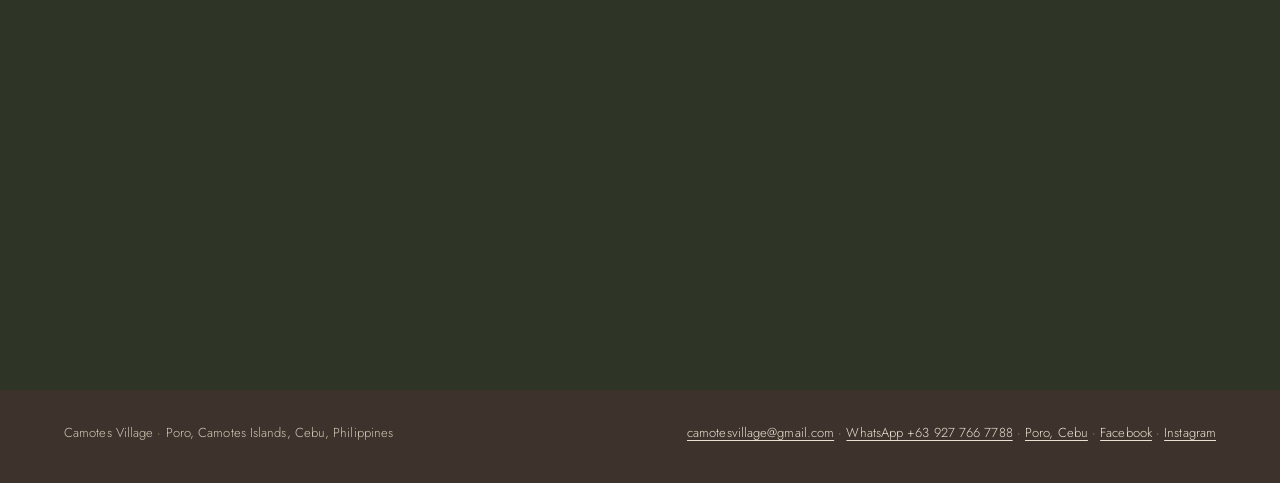
<file: gallery.html>
<!doctype html>
<html lang="en">
<head>
<meta charset="utf-8">
<meta name="robots" content="noindex, nofollow, noimageindex">
<meta name="viewport" content="width=device-width, initial-scale=1, viewport-fit=cover">
<title>Gallery · Camotes Village</title>
<meta name="description" content="Photos of Camotes Village: the grounds, the six cottages, daily life and the island around it.">
<link rel="icon" href="data:image/svg+xml,<svg xmlns='http://www.w3.org/2000/svg' viewBox='0 0 32 32'><rect width='32' height='32' rx='16' fill='%234E5B3B'/><circle cx='16' cy='18' r='6' fill='%23E8E3D9'/></svg>">
<link rel="preconnect" href="https://fonts.googleapis.com">
<link rel="preconnect" href="https://fonts.gstatic.com" crossorigin>
<link href="https://fonts.googleapis.com/css2?family=Cormorant+Garamond:ital,wght@0,300;0,400;0,500;1,300;1,400&family=Jost:wght@300;400;500&display=swap" rel="stylesheet">
<link rel="stylesheet" href="scrollcraft.css">
<link rel="stylesheet" href="site.css">
<link rel="stylesheet" href="bar.css">
<link rel="stylesheet" href="photo-focus.css">
<style>
  /* gallery: the first band sits below the page heading instead of tucking under it */
  .g-list > .c--flow:first-child { margin-top: clamp(2rem, 4vw, 3.5rem); }
  /* the village map */
  .vmap__head { margin-bottom: clamp(1.5rem, 3vw, 2.5rem); }
  .vmap__board { display: grid; grid-template-columns: 1fr 17.5rem; gap: clamp(1rem, 2.5vw, 2rem); align-items: start; }
  .vmap__map { border-radius: var(--r-xl); overflow: hidden; background: #E2E8D2; }
  .vmap__map svg { display: block; width: 100%; height: auto; }
  .vmap__pin circle { transition: transform 240ms var(--sc-ease-out); transform-box: fill-box; transform-origin: center; }
  .vmap__pin.is-on circle, a.vmap__pin:hover circle, a.vmap__pin:focus-visible circle { transform: scale(1.25); }
  a.vmap__pin:focus-visible { outline: none; }
  .vmap__map [id^="b-"] { transition: filter 240ms var(--sc-ease-out); }
  .vmap__map .is-lit { filter: brightness(1.18) saturate(1.15); }
  .vmap__side { background: var(--sc-surface); border-radius: var(--r-lg); padding: 0.6rem 0.9rem; }
  .vmap__key { list-style: none; padding: 0; margin: 0; }
  .vmap__key li + li { border-top: 1px solid var(--sc-hairline); }
  .vmap__key li.is-other:first-of-type, .vmap__key li:not(.is-other) + li.is-other { border-top: 1px solid var(--sc-hairline-strong); }
  .vmap__key a, .vmap__key div { display: grid; grid-template-columns: 30px 1fr; gap: 0.75rem; align-items: center; padding: 0.6rem 0.3rem; text-decoration: none; border-radius: 0; }
  .vmap__key a:hover, .vmap__key li.is-on > * { background: rgba(78, 91, 59, 0.08); }
  .vmap__n { width: 28px; height: 28px; border-radius: 50%; background: var(--olive); color: #F4F1E8; display: grid; place-items: center; font-weight: 500; font-size: 13px; }
  .is-other .vmap__n { background: #7E7C70; }
  .vmap__key b { display: block; font-weight: 400; font-size: 15px; line-height: 1.25; }
  .vmap__key small { display: block; font-size: 12.5px; color: var(--sc-ink-soft); }
  .c { scroll-margin-top: 110px; }
  @media (max-width: 960px) {
    .vmap__board { grid-template-columns: 1fr; }
    .vmap__key { display: grid; grid-template-columns: 1fr 1fr; column-gap: 1rem; }
    .vmap__key li + li, .vmap__key li.is-other:first-of-type, .vmap__key li:not(.is-other) + li.is-other { border-top: 0; }
  }
  @media (max-width: 420px) { .vmap__key { grid-template-columns: 1fr; } }
  /* on small screens the map shrinks a lot; grow the markers so they stay readable */
  .vmap__pin { transform-box: fill-box; transform-origin: center; }
  @media (max-width: 700px) { .vmap__pin { transform: scale(2.1); } }
  .vmap__n--sign { background: #8B6A4E !important; font-size: 15px; }
  .vmap__sign { transform-box: fill-box; transform-origin: 0% 50%; }
  @media (max-width: 700px) { .vmap__sign { transform: scale(1.7); } }
  .list { display: grid; gap: clamp(4rem, 9vw, 8rem); }
  .c { display: grid; grid-template-columns: 1.3fr 1fr; gap: clamp(2rem, 5vw, 5rem); align-items: end; }
  .c:nth-child(even) { grid-template-columns: 1fr 1.3fr; }
  .c:nth-child(even) .c__media { order: 2; }
  /* every cottage's photos share one height, so the rows line up */
  .c { --ch: clamp(260px, 28vw, 420px); }
  .c__media { display: flex; gap: var(--sc-4); height: var(--ch); }
  .c__media > * { height: 100%; min-width: 0; }
  .c__main { flex: 1 1 0; }
  .c__second { flex: 1 1 0; }
  .c__main:has(+ .c__second) { flex-grow: 1.7; }
  .c__main--tall { flex: 0 0 auto; aspect-ratio: 4 / 5; }
  .c:nth-child(even) .c__media { justify-content: flex-end; }
  .c h2 { margin: 0 0 var(--sc-5); }
  .c dl { margin: 0; display: grid; grid-template-columns: 6.5rem 1fr; }
  .c dt, .c dd { padding: 0.75rem 0; border-top: 1px solid var(--sc-hairline); margin: 0; }
  .c dt { font-size: 0.7rem; letter-spacing: 0.16em; text-transform: uppercase; color: var(--sc-ink-soft); padding-top: 0.95rem; }
  .statement { font: 300 var(--sc-t-2xl)/1.15 var(--sc-font-display); margin: 0; max-width: 22ch; }
  @media (max-width: 860px) {
    .c { --ch: 62vw; }
    .c__second { flex: 0 0 40%; aspect-ratio: auto; }
    .c__main--tall { flex: 1 1 0; aspect-ratio: auto; }
    .c, .c:nth-child(even) { grid-template-columns: 1fr; }
    .c:nth-child(even) .c__media { order: 0; }
  }
  /* a cottage with a full set of photos: a dark band with a mosaic gallery */
  .c--flow { display: block; text-align: center; background: var(--forest); color: var(--ivory);
    --sc-ink: var(--ivory); --sc-ink-soft: #CFC6B2; --sc-hairline: rgba(234, 227, 210, 0.16);
    box-shadow: 0 0 0 100vmax var(--forest); clip-path: inset(0 -100vmax);
    padding-block: clamp(4rem, 8vw, 6.5rem); }
  /* first in the list: the band starts flush with the top of the section */
  .c--flow:first-child { margin-top: calc(-1 * clamp(4.5rem, 9vw, 8rem)); }
  /* last in the list: the band runs into the dark section below */
  .c--flow:last-child { margin-bottom: calc(-1 * clamp(4.5rem, 9vw, 8rem)); }
  /* two dark bands in a row: close the beige gap and divide them with a fine brass line */
  .c--flow + .c--flow { margin-top: calc(-1 * clamp(4rem, 9vw, 8rem)); }
  .c--flow + .c--flow::before { content: ""; position: absolute; top: 0; left: 50%; width: min(1180px, 100%); height: 1px;
    transform: translateX(-50%); background: linear-gradient(90deg, transparent, rgba(183, 154, 98, 0.45) 20%, rgba(183, 154, 98, 0.45) 80%, transparent); }
  .c--flow { position: relative; }
  /* Gray House: the logo in sand stands in for photos */
  .gray-mark { max-width: 1180px; margin: clamp(1.75rem, 3vw, 2.5rem) auto 0; height: clamp(300px, 30vw, 420px); display: grid; place-items: center; align-content: center; gap: 1.2rem;
    border: 1px solid rgba(234, 227, 210, 0.14); background: rgba(255, 255, 255, 0.025); color: #E6D9C3; }
  .gray-mark svg { width: clamp(150px, 16vw, 220px); height: auto; display: block; }
  .gray-mark figcaption { font: 500 11px/1 var(--sc-font-body, "Jost", sans-serif); letter-spacing: 0.24em; text-transform: uppercase; color: #CFC6B2; }
  @media (max-width: 760px) { .gray-mark { height: 260px; } }
  /* a short scene under each cottage name, one moment per line */
  .scene { margin: 0 0 var(--sc-5); font: 300 clamp(1.15rem, 1.5vw, 1.35rem)/1.4 var(--sc-font-display); }
  .scene span { display: block; }
  .scene span + span { margin-top: 0.55rem; }
  .c--flow .scene { margin: 0 auto 1rem; max-width: 34rem; }
  .c dd a, .flow__facts dd a { color: inherit; text-decoration: underline; text-underline-offset: 3px; }
  .c--flow .label { color: var(--linen); justify-content: center; }
  .c--flow .label::after { content: ""; flex: none; width: 44px; height: 1px; background: var(--brass); }
  .c--flow .label::before { background: var(--brass); }
  .c--flow h2 { margin: 1.1rem 0 0.9rem; }
  .c--flow h2 em { color: var(--tan); }
  .flow__hint { margin: 0; font-size: 0.9rem; letter-spacing: 0.04em; color: var(--sc-ink-soft); }
  /* the gallery: every photo visible at once, in rows of mixed widths (3 · 5 · 4, then 5 · 4 · 3) */
  .flow__row { display: grid; grid-template-columns: repeat(12, 1fr); gap: 14px; max-width: 1180px; margin: clamp(1.75rem, 3vw, 2.5rem) auto 0; }
  .flow__card { position: relative; height: clamp(220px, 21vw, 300px); padding: 0; border: 0; border-radius: 0;
    overflow: hidden; background: var(--espresso); cursor: zoom-in; box-shadow: 0 18px 36px -18px rgba(0, 0, 0, 0.55); }
  .flow__card:nth-child(6n+1) { grid-column: span 3; }
  .flow__card:nth-child(6n+2) { grid-column: span 5; }
  .flow__card:nth-child(6n+3) { grid-column: span 4; }
  .flow__card:nth-child(6n+4) { grid-column: span 5; }
  .flow__card:nth-child(6n+5) { grid-column: span 4; }
  .flow__card:nth-child(6n)   { grid-column: span 3; }
  /* a lone photo after full rows closes the gallery across the whole width */
  @media (min-width: 761px) { .flow__card:last-child:nth-child(3n+1) { grid-column: 1 / -1; height: clamp(260px, 30vw, 420px); } }
  /* a last row of two splits the width evenly */
  @media (min-width: 761px) { .flow__card:nth-last-child(2):nth-child(3n+1), .flow__card:last-child:nth-child(3n+2) { grid-column: span 6; } }
  .flow__card img { position: absolute; inset: 0; width: 100%; height: 100%; max-width: none; object-fit: cover; object-position: var(--pos, 50% 50%);
    transition: transform 0.8s cubic-bezier(0.2, 0.7, 0.2, 1); }
  .flow__card:hover img { transform: scale(1.03); }
  .flow__card::after { content: ""; position: absolute; inset: 0; pointer-events: none;
    background: linear-gradient(0deg, rgba(40, 30, 22, 0.82), rgba(40, 30, 22, 0.25) 38%, transparent 60%); }
  .flow__cap { position: absolute; z-index: 1; left: 18px; bottom: 16px; right: 18px; text-align: left;
    font: 400 15px/1.25 var(--sc-font-text); letter-spacing: 0.04em; color: var(--ivory); text-shadow: 0 1px 8px rgba(0, 0, 0, 0.4); }
  .flow__card:focus-visible { outline: 2px solid var(--tan); outline-offset: 3px; }
  .c--flow .flow__facts { max-width: 760px; margin: 2rem auto 0; display: grid; grid-template-columns: 7.5rem 1fr; text-align: left; }
  .flow__facts dt, .flow__facts dd { padding: 0.75rem 0; border-top: 1px solid var(--sc-hairline); margin: 0; }
  .flow__facts dt { font-size: 0.7rem; letter-spacing: 0.16em; text-transform: uppercase; color: var(--sc-ink-soft); padding-top: 0.95rem; }
  @media (max-width: 760px) {
    .flow__row { grid-template-columns: 1fr 1fr; gap: 8px; }
    .flow__card, .flow__card:nth-child(n) { grid-column: span 1; height: 150px; }
    /* the lead photo, and an odd one out at the end, run full width */
    .flow__card:first-child, .flow__card:last-child:nth-child(even) { grid-column: 1 / -1; height: 220px; }
    .flow__cap { font-size: 12.5px; left: 10px; bottom: 9px; }
  }
  @media (prefers-reduced-motion: reduce) { .flow__card img { transition: none; } }
  /* the viewer: one photo large, with arrows */
  .lb { position: fixed; inset: 0; z-index: 200; display: grid; grid-template-rows: 1fr auto; padding: 56px 64px 24px;
    background: rgba(20, 22, 17, 0.985); color: var(--ivory); }
  .lb[hidden] { display: none; }
  .lb img { width: 100%; height: 100%; min-height: 0; object-fit: contain; }
  .lb__cap { margin: 14px 0 0; text-align: center; font: 400 14px/1.4 var(--sc-font-text); letter-spacing: 0.04em; color: #D3CAB6; }
  .lb button { position: absolute; background: none; border: 0; color: var(--ivory); cursor: pointer; font: 300 2.4rem/1 var(--sc-font-display); padding: 10px 14px; }
  .lb__close { top: 8px; right: 12px; }
  .lb__prev { left: 6px; top: 50%; transform: translateY(-50%); }
  .lb__next { right: 6px; top: 50%; transform: translateY(-50%); }
  .lb button:focus-visible { outline: 2px solid var(--tan); }
  @media (max-width: 760px) { .lb { padding: 56px 8px 20px; } .lb__prev, .lb__next { top: auto; bottom: 8px; transform: none; } }
</style>
</head>
<body class="t-evening">
<a class="skip" href="#main">Skip to content</a>
<svg width="0" height="0" style="position:absolute" aria-hidden="true">
  <defs>
    <symbol id="i-menu" viewBox="0 0 24 24"><path fill="none" stroke="currentColor" stroke-width="1.6" stroke-linecap="round" d="M5 9h14M5 15h14"/></symbol>
  </defs>
</svg>
<header class="cv-bar">
  <a class="cv-bar__mark" href="index.html">Camotes Village</a>
  <nav class="cv-bar__links" aria-label="Pages">
    <a href="cottages.html">The Cottages</a>
    <a href="life.html">Life at the Village</a>
    <a href="stay.html">Stay with Us</a>
    <a href="gallery.html" aria-current="page">Gallery</a>
    <a href="about.html">About Us</a>
    <a href="explore.html">Explore Camotes</a>
  </nav>
  <a class="cv-bar__cta" href="inquire.html">Start an inquiry</a>
  <details class="cv-bar__menu">
    <summary aria-label="Menu"><svg viewBox="0 0 24 24" aria-hidden="true"><path fill="none" stroke="currentColor" stroke-width="1.6" stroke-linecap="round" d="M5 9h14M5 15h14"/></svg></summary>
    <nav class="cv-bar__panel" aria-label="Pages">
      <a href="index.html">Home</a>
    <a href="cottages.html">The Cottages</a>
    <a href="life.html">Life at the Village</a>
    <a href="stay.html">Stay with Us</a>
    <a href="gallery.html" aria-current="page">Gallery</a>
    <a href="about.html">About Us</a>
    <a href="explore.html">Explore Camotes</a>
    <a href="inquire.html">Inquire</a>
    </nav>
  </details>
</header>
<main id="main">
<section class="head sc-wrap">
  <div class="head__grid">
    <div data-sc-in data-sc-stagger="70">
      <p class="label">Gallery</p>
      <h1 class="sc-display">The village, <em>in pictures.</em></h1>
    </div>
    <p class="sc-body" data-sc-in>The grounds, the cottages, daily life and the island around it. Tap any photo to see it larger.</p>
  </div>
</section>

<div class="list g-list">
  <article class="c c--flow" id="g-village">
    <header class="flow__head" data-sc-in data-sc-stagger="60">
      <h2 class="sc-display sc-display--md">The village</h2>
      <p class="flow__hint">Gardens, the pool and the gazebo on the cliff.</p>
    </header>
    <div class="flow" data-flow>
      <div class="flow__row" role="group" aria-label="Photos: The village">
        <button class="flow__card" type="button"><img src="media/web/72-village-aerial-wide.jpg" alt="The whole village from above in late-afternoon light: red-roofed cottages, two with solar panels, around the pool, lawns and winding stone paths, framed by trees" loading="lazy"><span class="flow__cap">The village from above</span></button>
        <button class="flow__card" type="button"><img src="media/web/02-cliff-gazebo-house.jpg" alt="The thatched gazebo on the cliff edge above clear water" loading="lazy"><span class="flow__cap">The gazebo on the cliff</span></button>
        <button class="flow__card" type="button"><img src="media/web/04-main-house-pool.jpg" alt="The main house behind the pool, with a rustic wooden railing and a palm in a coral-stone planter" loading="lazy"><span class="flow__cap">The main house and pool</span></button>
        <button class="flow__card" type="button"><img src="media/web/09-pool-topdown-garden.jpg" alt="The pool from directly above, framed by lawn, stone paths and a rock waterfall" loading="lazy"><span class="flow__cap">The pool from above</span></button>
        <button class="flow__card" type="button"><img src="media/web/71-gazebo-inside-sunset.jpg" alt="Inside the thatched gazebo at sunset: carved wooden benches and stump tables, the low sun glinting on the sea beyond the railing" loading="lazy"><span class="flow__cap">Inside the gazebo</span></button>
        <button class="flow__card" type="button"><img src="media/web/03-pool-sunset-windchime.jpg" alt="The pool at sunset, the sky pink and gold" loading="lazy"><span class="flow__cap">Sunset by the pool</span></button>
        <button class="flow__card" type="button"><img src="media/web/43-solar-roofs-sea.jpg" alt="Solar panels on the cottage roofs, the pool and gardens beyond, and the sea behind" loading="lazy"><span class="flow__cap">Solar on the roofs</span></button>
        <button class="flow__card" type="button"><img src="media/web/05-cliff-shower.jpg" alt="An outdoor shower set into a coral-stone wall under a bamboo roof" loading="lazy"><span class="flow__cap">The outdoor shower</span></button>
        <button class="flow__card" type="button"><img src="media/web/am-side-profile.jpg" alt="Amakan from the lawn: woven-panel walls, a long sloping roof and a covered porch, with the 2 Story House beside it" loading="lazy"><span class="flow__cap">Amakan from the lawn</span></button>
        <button class="flow__card" type="button"><img src="media/web/63-2story-exterior.jpg" alt="The 2 Story House in late-afternoon sun: a covered upstairs balcony, coral-stone walls, a small porch with chairs, and a stone path through the lawn" loading="lazy"><span class="flow__cap">The 2 Story House</span></button>
        <button class="flow__card" type="button"><img src="media/web/97-dog-path.jpg" alt="A fluffy cream-coloured dog trotting happily down a stone garden path in morning sun" loading="lazy"><span class="flow__cap">One of the resident dogs</span></button>
        <button class="flow__card" type="button"><img src="media/web/44-motorbike-shelter.jpg" alt="Four motorbikes parked under a roofed shelter with a carved wooden wall, in evening light" loading="lazy"><span class="flow__cap">Motorbikes to rent</span></button>
      </div>
    </div>
  </article>
  <article class="c c--flow" id="g-cottages">
    <header class="flow__head" data-sc-in data-sc-stagger="60">
      <h2 class="sc-display sc-display--md">The cottages</h2>
      <p class="flow__hint">A look inside the six houses.</p>
    </header>
    <div class="flow" data-flow>
      <div class="flow__row" role="group" aria-label="Photos: The cottages">
        <button class="flow__card" type="button"><img src="media/web/2s-living-sea.jpg" alt="The living room in golden light: a long sofa under a wall of windows, a sliding door open to the lawn and the sea beyond" loading="lazy"><span class="flow__cap">2 Story House, living room</span></button>
        <button class="flow__card" type="button"><img src="media/web/2s-bed-front.jpg" alt="A queen bed with towels folded into two swans, orange cushions, a sunset painting above and a window on each side" loading="lazy"><span class="flow__cap">2 Story House, the bed</span></button>
        <button class="flow__card" type="button"><img src="media/web/2s-kitchen-window.jpg" alt="Late sun across the kitchen: a sink under a wide window, yellow flowers, a basket of fruit on the granite island" loading="lazy"><span class="flow__cap">2 Story House, kitchen</span></button>
        <button class="flow__card" type="button"><img src="media/web/88-amakan-room-sea.jpg" alt="Amakan: a bright, green-walled room with a queen bed under the fisherman painting, the sliding door open to the terrace and the blue sea" loading="lazy"><span class="flow__cap">Amakan, out to the sea</span></button>
        <button class="flow__card" type="button"><img src="media/web/79-amakan-bed-lamp.jpg" alt="The queen bed seen from the bedside: a rattan lamp glowing on a granite nightstand, orange and sage cushions, a fisherman painting on the green wall and fresh towels at the foot of the bed" loading="lazy"><span class="flow__cap">Amakan, lamp on low</span></button>
        <button class="flow__card" type="button"><img src="media/web/73-amakan-desk.jpg" alt="A green painted table and two chairs by a curtained window, a laptop, a reed diffuser and a vase of greenery" loading="lazy"><span class="flow__cap">Amakan, the desk</span></button>
        <button class="flow__card" type="button"><img src="media/web/83-bp-room-wide.jpg" alt="The room in warm afternoon light: a desk and rattan lamp by the window, a folding wooden chair on a red rug, the daybed below the sleeping loft" loading="lazy"><span class="flow__cap">Backpacker&#x27;s House, the room</span></button>
        <button class="flow__card" type="button"><img src="media/web/85-bp-loft.jpg" alt="Up in the sleeping loft: a red blanket, floral pillows, a laptop, a remote and a small TV" loading="lazy"><span class="flow__cap">Backpacker&#x27;s House, the loft</span></button>
        <button class="flow__card" type="button"><img src="media/web/93-bp-kitchen-wide.jpg" alt="The whole open-air kitchen: a granite counter with sink, induction cooker, rice cooker and dishes, woven baskets below and trees all around" loading="lazy"><span class="flow__cap">Backpacker&#x27;s House, kitchen</span></button>
        <button class="flow__card" type="button"><img src="media/web/eco-daybed-close.jpg" alt="Knit cushions and a soft throw on the daybed, yellow flowers in a clay vase, Netflix on the TV" loading="lazy"><span class="flow__cap">Eco House, the daybed</span></button>
        <button class="flow__card" type="button"><img src="media/web/eco-kitchen-window.jpg" alt="Sun on the granite counter: a pan on the cooker, potatoes, onion and garlic on a board, flowers and a basket on the window sill" loading="lazy"><span class="flow__cap">Eco House, kitchen</span></button>
        <button class="flow__card" type="button"><img src="media/web/2s-shower-wall.jpg" alt="A rain shower head and water heater on a wall of swirling marble-look tiles beside a glass-block window" loading="lazy"><span class="flow__cap">The rain shower</span></button>
      </div>
    </div>
  </article>
  <article class="c c--flow" id="g-life">
    <header class="flow__head" data-sc-in data-sc-stagger="60">
      <h2 class="sc-display sc-display--md">Life here</h2>
      <p class="flow__hint">Slow mornings, work, and evenings by the sea.</p>
    </header>
    <div class="flow" data-flow>
      <div class="flow__row" role="group" aria-label="Photos: Life here">
        <button class="flow__card" type="button"><img src="media/web/20-balcony-laptop-sea.jpg" alt="A laptop and a cold drink on a balcony table above the sea" loading="lazy"><span class="flow__cap">Morning work with a view</span></button>
        <button class="flow__card" type="button"><img src="media/web/42-hammock-midday.jpg" alt="A guest in a straw hat reading in a hammock in the shade of two trees, the sea beyond the lawn" loading="lazy"><span class="flow__cap">A book in the hammock</span></button>
        <button class="flow__card" type="button"><img src="media/web/40-hammock-from-below.jpg" alt="Looking up from beneath a red and cream hammock tied to a tree, a guest in a straw hat reading a book against a blue sky" loading="lazy"><span class="flow__cap">Under the trees</span></button>
        <button class="flow__card" type="button"><img src="media/web/51-work-by-pool.jpg" alt="A guest working on a laptop at a table beside the pool, a plate of fruit and a cold drink in front of them" loading="lazy"><span class="flow__cap">Working by the pool</span></button>
        <button class="flow__card" type="button"><img src="media/web/06-gazebo-toast.jpg" alt="Two guests raising a drink in the cliff gazebo, looking out to sea" loading="lazy"><span class="flow__cap">A drink in the gazebo</span></button>
        <button class="flow__card" type="button"><img src="media/web/21-bonfire-dusk.jpg" alt="A fire in a coral-stone pit at dusk, the sea behind the trees" loading="lazy"><span class="flow__cap">A fire at dusk</span></button>
        <button class="flow__card" type="button"><img src="media/web/17-kayak-reef.jpg" alt="A guest paddling a blue kayak over clear turquoise water and reef, below a green, rocky shore" loading="lazy"><span class="flow__cap">Kayaking over the reef</span></button>
        <button class="flow__card" type="button"><img src="media/web/99-kayak-cove.jpg" alt="A guest paddling a blue kayak over clear, shallow water off a small sandy cove below green cliffs" loading="lazy"><span class="flow__cap">Out to the cove</span></button>
        <button class="flow__card" type="button"><img src="media/web/98-starlink-dish.jpg" alt="A white Starlink dish on a high shelf, lit warm against the wall" loading="lazy"><span class="flow__cap">Starlink</span></button>
        <button class="flow__card" type="button"><img src="media/web/bp-porch-desk.jpg" alt="The Backpacker's porch: a wooden chair and a laptop on a small stool, two wooden doors, coral-stone panels and potted plants" loading="lazy"><span class="flow__cap">Work on the porch</span></button>
        <button class="flow__card" type="button"><img src="media/web/2s-porch.jpg" alt="The covered porch in late sun: a rattan chair and side table with two helmets, a palm in a woven basket and the lawn beyond" loading="lazy"><span class="flow__cap">The porch</span></button>
        <button class="flow__card" type="button"><img src="media/web/eco-coffee.jpg" alt="Two patterned mugs on a woven tray with coffee and tea sachets, a rug coaster and yellow flowers" loading="lazy"><span class="flow__cap">Coffee and tea</span></button>
      </div>
    </div>
  </article>
  <article class="c c--flow" id="g-island">
    <header class="flow__head" data-sc-in data-sc-stagger="60">
      <h2 class="sc-display sc-display--md">The island</h2>
      <p class="flow__hint">Beaches, lakes and caves around Camotes.</p>
    </header>
    <div class="flow" data-flow>
      <div class="flow__row" role="group" aria-label="Photos: The island">
        <button class="flow__card" type="button"><img src="media/web/47-camotes-beach-aerial.jpg" alt="A white-sand beach curving into turquoise shallows and deep blue water, outrigger boats moored at the shore, a green island coast beyond" loading="lazy"><span class="flow__cap">A Camotes beach from above</span></button>
        <button class="flow__card" type="button"><img src="media/web/29-santiago-bay.jpg" alt="Santiago Bay from above: a wide white-sand beach, clear shallows and deep blue water" loading="lazy"><span class="flow__cap">Santiago Bay</span></button>
        <button class="flow__card" type="button"><img src="media/web/65-bakhaw-beach.jpg" alt="Bakhaw Beach in late light: tall coconut palms, soft sand and calm water with people wading" loading="lazy"><span class="flow__cap">Bakhaw Beach</span></button>
        <button class="flow__card" type="button"><img src="media/web/67-tulang-diot-snorkel.jpg" alt="A snorkeller gliding over seagrass toward a sea turtle in clear turquoise water" loading="lazy"><span class="flow__cap">Snorkelling at Tulang Diot</span></button>
        <button class="flow__card" type="button"><img src="media/web/64-andrade-ambakon-lagoon.jpg" alt="From above: a swimmer in a clear green lagoon set into rock, framed by trees" loading="lazy"><span class="flow__cap">Ambakon Lagoon</span></button>
        <button class="flow__card" type="button"><img src="media/web/26-lake-danao.jpg" alt="Lake Danao: pedal boats moored below a forested shore, a red viewing tower above the trees" loading="lazy"><span class="flow__cap">Lake Danao</span></button>
        <button class="flow__card" type="button"><img src="media/web/66-lake-danao-zipline.jpg" alt="A smiling guest in a helmet waving from the zip line high above Lake Danao" loading="lazy"><span class="flow__cap">The Lake Danao zip line</span></button>
        <button class="flow__card" type="button"><img src="media/web/27-bukilat-cave.jpg" alt="Bukilat Cave: visitors in hard hats wading through shallow water under openings in the cave roof" loading="lazy"><span class="flow__cap">Bukilat Cave</span></button>
        <button class="flow__card" type="button"><img src="media/web/28-timubo-cave.jpg" alt="Timubo Cave: a clear turquoise spring pool under a low rock ceiling, lit by lamps" loading="lazy"><span class="flow__cap">Timubo Cave</span></button>
        <button class="flow__card" type="button"><img src="media/web/68-motorbike-coast-road.jpg" alt="A scooter parked on a coastal road, palms and green brush along the rail, the sea glittering beyond" loading="lazy"><span class="flow__cap">The coast road</span></button>
        <button class="flow__card" type="button"><img src="media/web/49-tour-guide.jpg" alt="A local tour guide in a straw hat laughing on a wooden jetty by the lake, boats moored behind her" loading="lazy"><span class="flow__cap">A local guide</span></button>
      </div>
    </div>
  </article>
</div>
</main>
<section class="band sc-wrap" aria-labelledby="band-h">
  <div class="band__panel" data-sc-in>
    <h2 class="sc-display" id="band-h">Like what you see?</h2>
    <p>Send an inquiry and we'll set up a short chat.</p>
    <div class="band__actions">
      <a class="btn" href="inquire.html">Start an inquiry</a>
      <a class="textlink" href="stay.html#rates">Long stays &amp; rates</a>
    </div>
  </div>
</section>
<footer class="foot sc-wrap">
  <span>Camotes Village · Poro, Camotes Islands, Cebu, Philippines</span>
  <span><a href="mailto:camotesvillage@gmail.com">camotesvillage@gmail.com</a> · <a href="https://wa.me/639277667788">WhatsApp +63 927 766 7788</a> · <a href="https://maps.app.goo.gl/2XbyZts8r2YNd3Pr9" target="_blank" rel="noopener">Poro, Cebu</a> · <a href="https://www.facebook.com/profile.php?id=61580286550292" target="_blank" rel="noopener">Facebook</a> · <a href="https://www.instagram.com/camotesvillage/" target="_blank" rel="noopener">Instagram</a></span>
</footer>
<script src="scrollcraft.js"></script>
<script>ScrollCraft.mount(document.body);</script>
<script src="bar.js" defer></script>
<script src="parallax.js" defer></script>
<script>
/* gallery viewer: tap a photo to see it large; arrows, swipe or the keyboard move
   through that cottage's photos, and Escape or the backdrop closes it */
(function () {
  var lb = document.createElement('div');
  lb.className = 'lb'; lb.hidden = true;
  lb.setAttribute('role', 'dialog'); lb.setAttribute('aria-modal', 'true'); lb.setAttribute('aria-label', 'Photo viewer');
  lb.innerHTML = '<img alt=""><p class="lb__cap"></p>' +
    '<button class="lb__close" type="button" aria-label="Close">&times;</button>' +
    '<button class="lb__prev" type="button" aria-label="Previous photo">&lsaquo;</button>' +
    '<button class="lb__next" type="button" aria-label="Next photo">&rsaquo;</button>';
  document.body.appendChild(lb);
  var img = lb.querySelector('img'), cap = lb.querySelector('.lb__cap');
  var cards = [], at = 0, opener = null;
  function show(i) {
    at = (i + cards.length) % cards.length;
    var c = cards[at], src = c.querySelector('img');
    img.src = src.currentSrc || src.src; img.alt = src.alt;
    cap.textContent = c.querySelector('.flow__cap').textContent + '  ·  ' + (at + 1) + ' / ' + cards.length;
  }
  function open(list, i, from) {
    cards = list; opener = from; show(i);
    lb.hidden = false; document.documentElement.style.overflow = 'hidden';
    lb.querySelector('.lb__close').focus();
  }
  function close() {
    lb.hidden = true; document.documentElement.style.overflow = '';
    if (opener) opener.focus();
  }
  document.querySelectorAll('[data-flow]').forEach(function (flow) {
    var list = [].slice.call(flow.querySelectorAll('.flow__card'));
    list.forEach(function (c, i) { c.addEventListener('click', function () { open(list, i, c); }); });
  });
  lb.querySelector('.lb__close').addEventListener('click', close);
  lb.querySelector('.lb__prev').addEventListener('click', function () { show(at - 1); });
  lb.querySelector('.lb__next').addEventListener('click', function () { show(at + 1); });
  lb.addEventListener('click', function (e) { if (e.target === lb) close(); });
  document.addEventListener('keydown', function (e) {
    if (lb.hidden) return;
    if (e.key === 'Escape') close();
    else if (e.key === 'ArrowRight') show(at + 1);
    else if (e.key === 'ArrowLeft') show(at - 1);
  });
  var x0 = null;
  lb.addEventListener('pointerdown', function (e) { if (e.pointerType !== 'mouse') x0 = e.clientX; });
  lb.addEventListener('pointerup', function (e) {
    if (x0 === null) return;
    var dx = e.clientX - x0; x0 = null;
    if (Math.abs(dx) > 40) show(at + (dx < 0 ? 1 : -1));
  });
})();
</script>
</body>
</html>
</file>
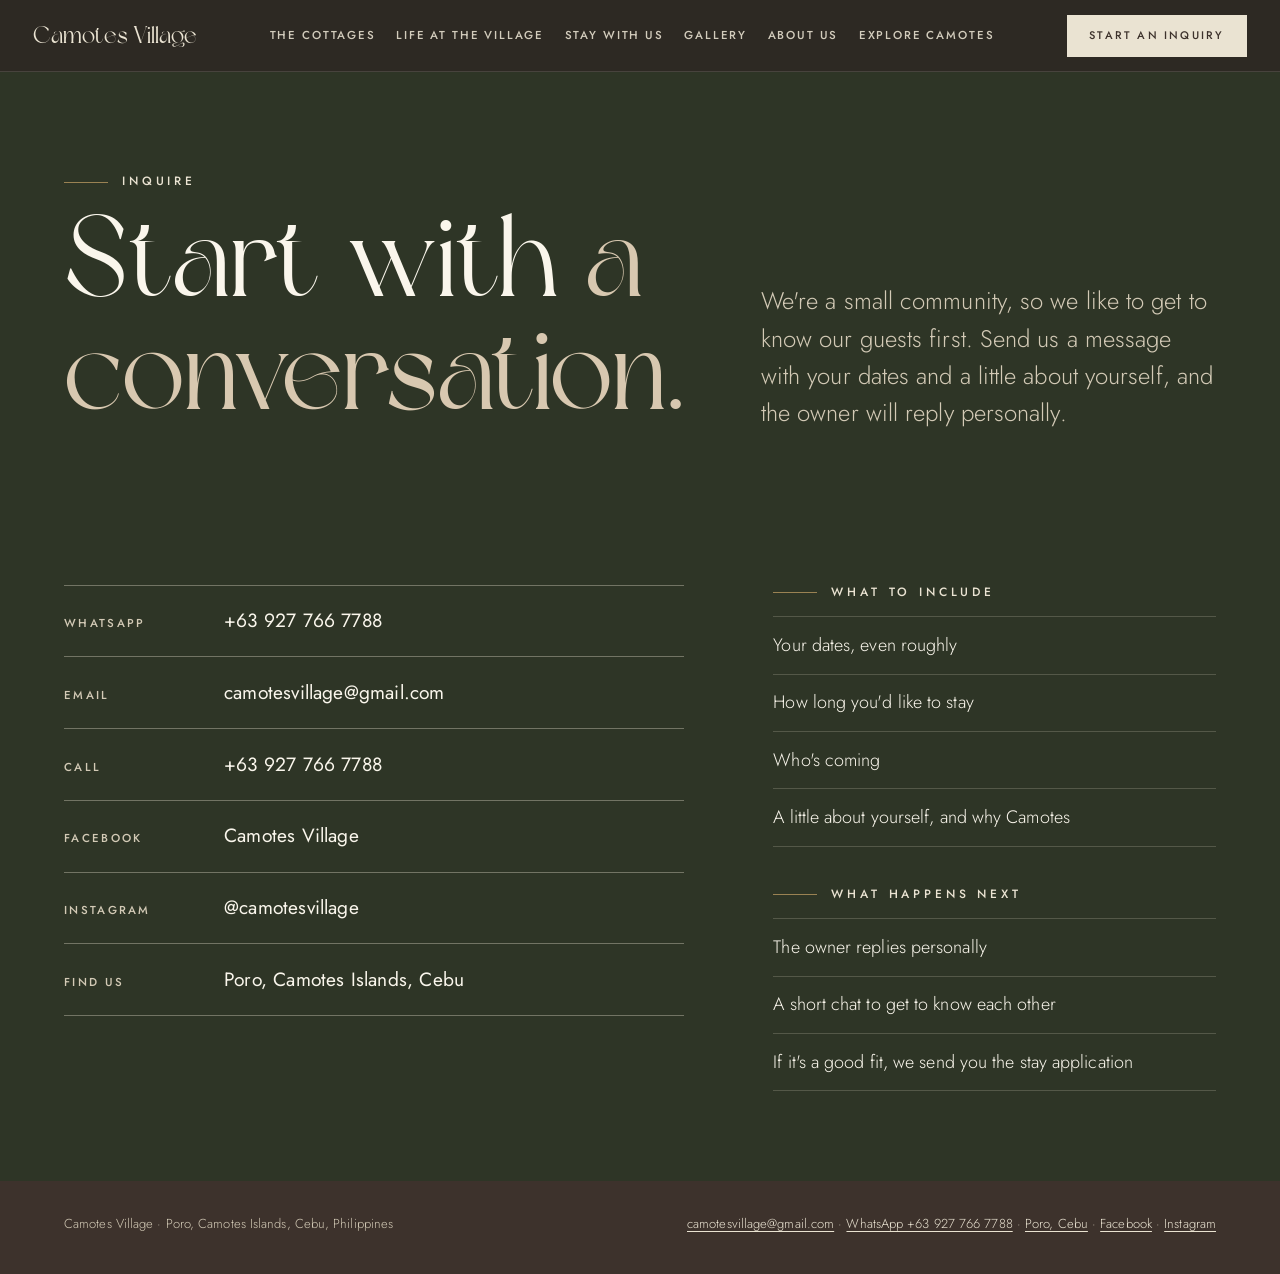
<file: inquire.html>
<!doctype html>
<html lang="en">
<head>
<meta charset="utf-8">
<meta name="robots" content="noindex, nofollow, noimageindex">
<meta name="viewport" content="width=device-width, initial-scale=1, viewport-fit=cover">
<title>Inquire · Camotes Village</title>
<meta name="description" content="Get in touch with Camotes Village by email, WhatsApp or phone. We reply personally and get to know you before your stay.">
<link rel="icon" href="data:image/svg+xml,<svg xmlns='http://www.w3.org/2000/svg' viewBox='0 0 32 32'><rect width='32' height='32' rx='16' fill='%234E5B3B'/><circle cx='16' cy='18' r='6' fill='%23E8E3D9'/></svg>">
<link rel="preconnect" href="https://fonts.googleapis.com">
<link rel="preconnect" href="https://fonts.gstatic.com" crossorigin>
<link href="https://fonts.googleapis.com/css2?family=Cormorant+Garamond:ital,wght@0,300;0,400;0,500;1,300;1,400&family=Jost:wght@300;400;500&display=swap" rel="stylesheet">
<link rel="stylesheet" href="scrollcraft.css">
<link rel="stylesheet" href="site.css">
<link rel="stylesheet" href="bar.css">
<link rel="stylesheet" href="photo-focus.css">
<style>
  .contact { display: grid; grid-template-columns: 1.4fr 1fr; gap: clamp(2.5rem, 7vw, 7rem); align-items: start; }
  .ways { list-style: none; padding: 0; margin: 0; border-top: 1px solid var(--sc-hairline-strong); }
  .ways li { border-bottom: 1px solid var(--sc-hairline-strong); }
  .ways a, .ways li > div { display: grid; grid-template-columns: 9rem 1fr; gap: 1rem; align-items: baseline; padding: 1.4rem 0; text-decoration: none; }
  .ways__k { font-size: 0.72rem; font-weight: 500; letter-spacing: 0.2em; text-transform: uppercase; color: var(--sc-ink-soft); }
  .ways__v { font: 400 clamp(1.05rem, 1.5vw, 1.3rem)/1.35 var(--sc-font-text); letter-spacing: 0.01em; overflow-wrap: anywhere; }
  .ways a:hover .ways__v { text-decoration: underline; text-underline-offset: 6px; text-decoration-color: var(--brass); }
  .next .lines { padding: 0; margin: var(--sc-4) 0 0; list-style: none; }
  @media (max-width: 860px) {
    .contact { grid-template-columns: 1fr; }
    .ways a, .ways li > div { grid-template-columns: 1fr; gap: 0.35rem; padding: 1.1rem 0; }
  }
</style>
</head>
<body class="t-morning">
<a class="skip" href="#main">Skip to content</a>
<svg width="0" height="0" style="position:absolute" aria-hidden="true">
  <defs>
    <symbol id="i-menu" viewBox="0 0 24 24"><path fill="none" stroke="currentColor" stroke-width="1.6" stroke-linecap="round" d="M5 9h14M5 15h14"/></symbol>
  </defs>
</svg>
<header class="cv-bar">
  <a class="cv-bar__mark" href="index.html">Camotes Village</a>
  <nav class="cv-bar__links" aria-label="Pages">
    <a href="cottages.html">The Cottages</a>
    <a href="life.html">Life at the Village</a>
    <a href="stay.html">Stay with Us</a>
    <a href="gallery.html">Gallery</a>
    <a href="about.html">About Us</a>
    <a href="explore.html">Explore Camotes</a>
  </nav>
  <a class="cv-bar__cta" href="inquire.html">Start an inquiry</a>
  <details class="cv-bar__menu">
    <summary aria-label="Menu"><svg viewBox="0 0 24 24" aria-hidden="true"><path fill="none" stroke="currentColor" stroke-width="1.6" stroke-linecap="round" d="M5 9h14M5 15h14"/></svg></summary>
    <nav class="cv-bar__panel" aria-label="Pages">
      <a href="index.html">Home</a>
    <a href="cottages.html">The Cottages</a>
    <a href="life.html">Life at the Village</a>
    <a href="stay.html">Stay with Us</a>
    <a href="gallery.html">Gallery</a>
    <a href="about.html">About Us</a>
    <a href="explore.html">Explore Camotes</a>
    <a href="inquire.html" aria-current="page">Inquire</a>
    </nav>
  </details>
</header>
<main id="main">
<section class="head sc-wrap">
  <div class="head__grid">
    <div data-sc-in data-sc-stagger="70">
      <p class="label">Inquire</p>
      <h1 class="sc-display">Start with <em>a conversation.</em></h1>
    </div>
    <p class="sc-body" data-sc-in>We're a small community, so we like to get to know our guests first. Send us a message with your dates and a little about yourself, and the owner will reply personally.</p>
  </div>
</section>

<section class="block sc-wrap">
  <div class="contact">
    <ul class="ways" data-sc-in data-sc-stagger="60">
      <li><a href="https://wa.me/639277667788"><span class="ways__k">WhatsApp</span><span class="ways__v">+63 927 766 7788</span></a></li>
      <li><a href="mailto:camotesvillage@gmail.com"><span class="ways__k">Email</span><span class="ways__v">camotesvillage@gmail.com</span></a></li>
      <li><a href="tel:+639277667788"><span class="ways__k">Call</span><span class="ways__v">+63 927 766 7788</span></a></li>
      <li><a href="https://www.facebook.com/profile.php?id=61580286550292" target="_blank" rel="noopener"><span class="ways__k">Facebook</span><span class="ways__v">Camotes Village</span></a></li>
      <li><a href="https://www.instagram.com/camotesvillage/" target="_blank" rel="noopener"><span class="ways__k">Instagram</span><span class="ways__v">@camotesvillage</span></a></li>
      <li><a href="https://maps.app.goo.gl/2XbyZts8r2YNd3Pr9" target="_blank" rel="noopener"><span class="ways__k">Find us</span><span class="ways__v">Poro, Camotes Islands, Cebu</span></a></li>
    </ul>

    <aside class="next" data-sc-in data-sc-stagger="60">
      <p class="label">What to include</p>
      <ul class="lines">
        <li>Your dates, even roughly</li>
        <li>How long you'd like to stay</li>
        <li>Who's coming</li>
        <li>A little about yourself, and why Camotes</li>
      </ul>
      <p class="label" style="margin-top:2.5rem">What happens next</p>
      <ol class="lines">
        <li>The owner replies personally</li>
        <li>A short chat to get to know each other</li>
        <li>If it's a good fit, we send you the stay application</li>
      </ol>
    </aside>
  </div>
</section>
</main>
<footer class="foot sc-wrap">
  <span>Camotes Village · Poro, Camotes Islands, Cebu, Philippines</span>
  <span><a href="mailto:camotesvillage@gmail.com">camotesvillage@gmail.com</a> · <a href="https://wa.me/639277667788">WhatsApp +63 927 766 7788</a> · <a href="https://maps.app.goo.gl/2XbyZts8r2YNd3Pr9" target="_blank" rel="noopener">Poro, Cebu</a> · <a href="https://www.facebook.com/profile.php?id=61580286550292" target="_blank" rel="noopener">Facebook</a> · <a href="https://www.instagram.com/camotesvillage/" target="_blank" rel="noopener">Instagram</a></span>
</footer>
<script src="scrollcraft.js"></script>
<script>ScrollCraft.mount(document.body);</script>
<script src="bar.js" defer></script>
<script src="parallax.js" defer></script>
</body>
</html>
</file>
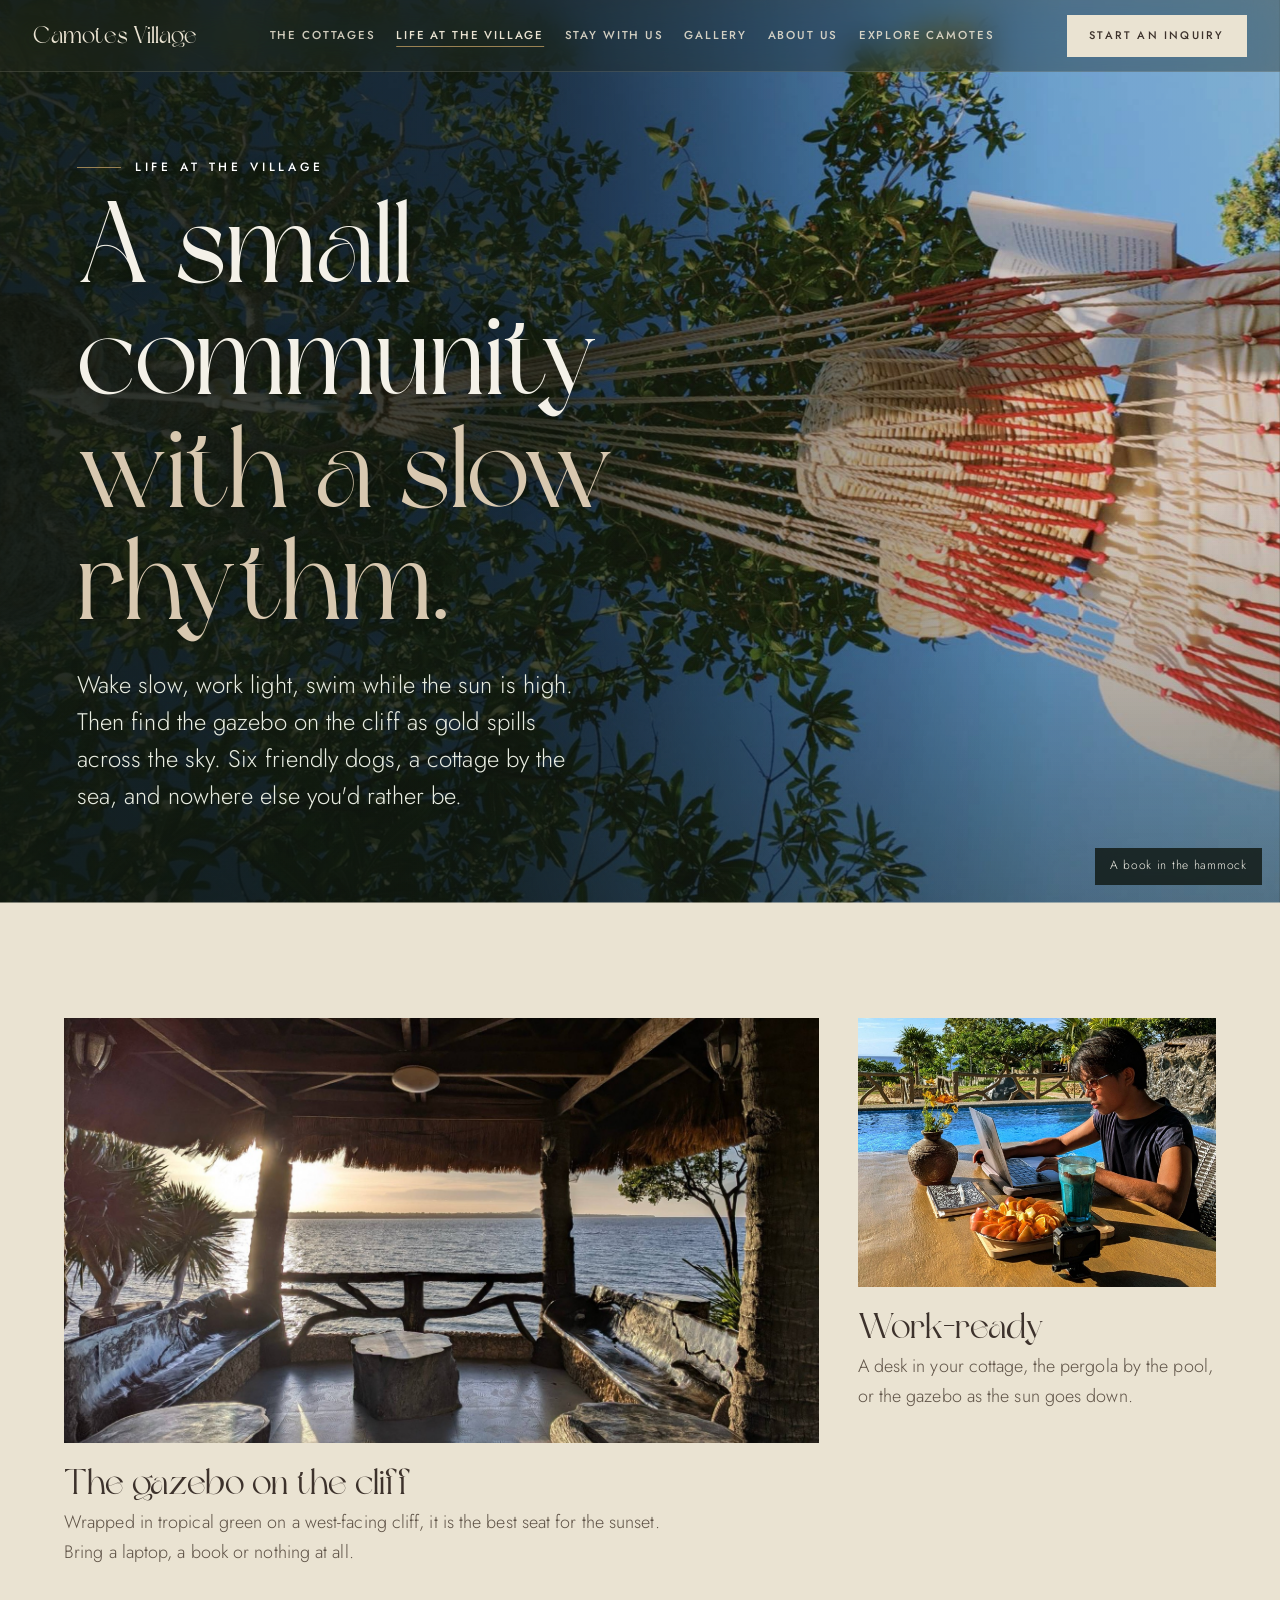
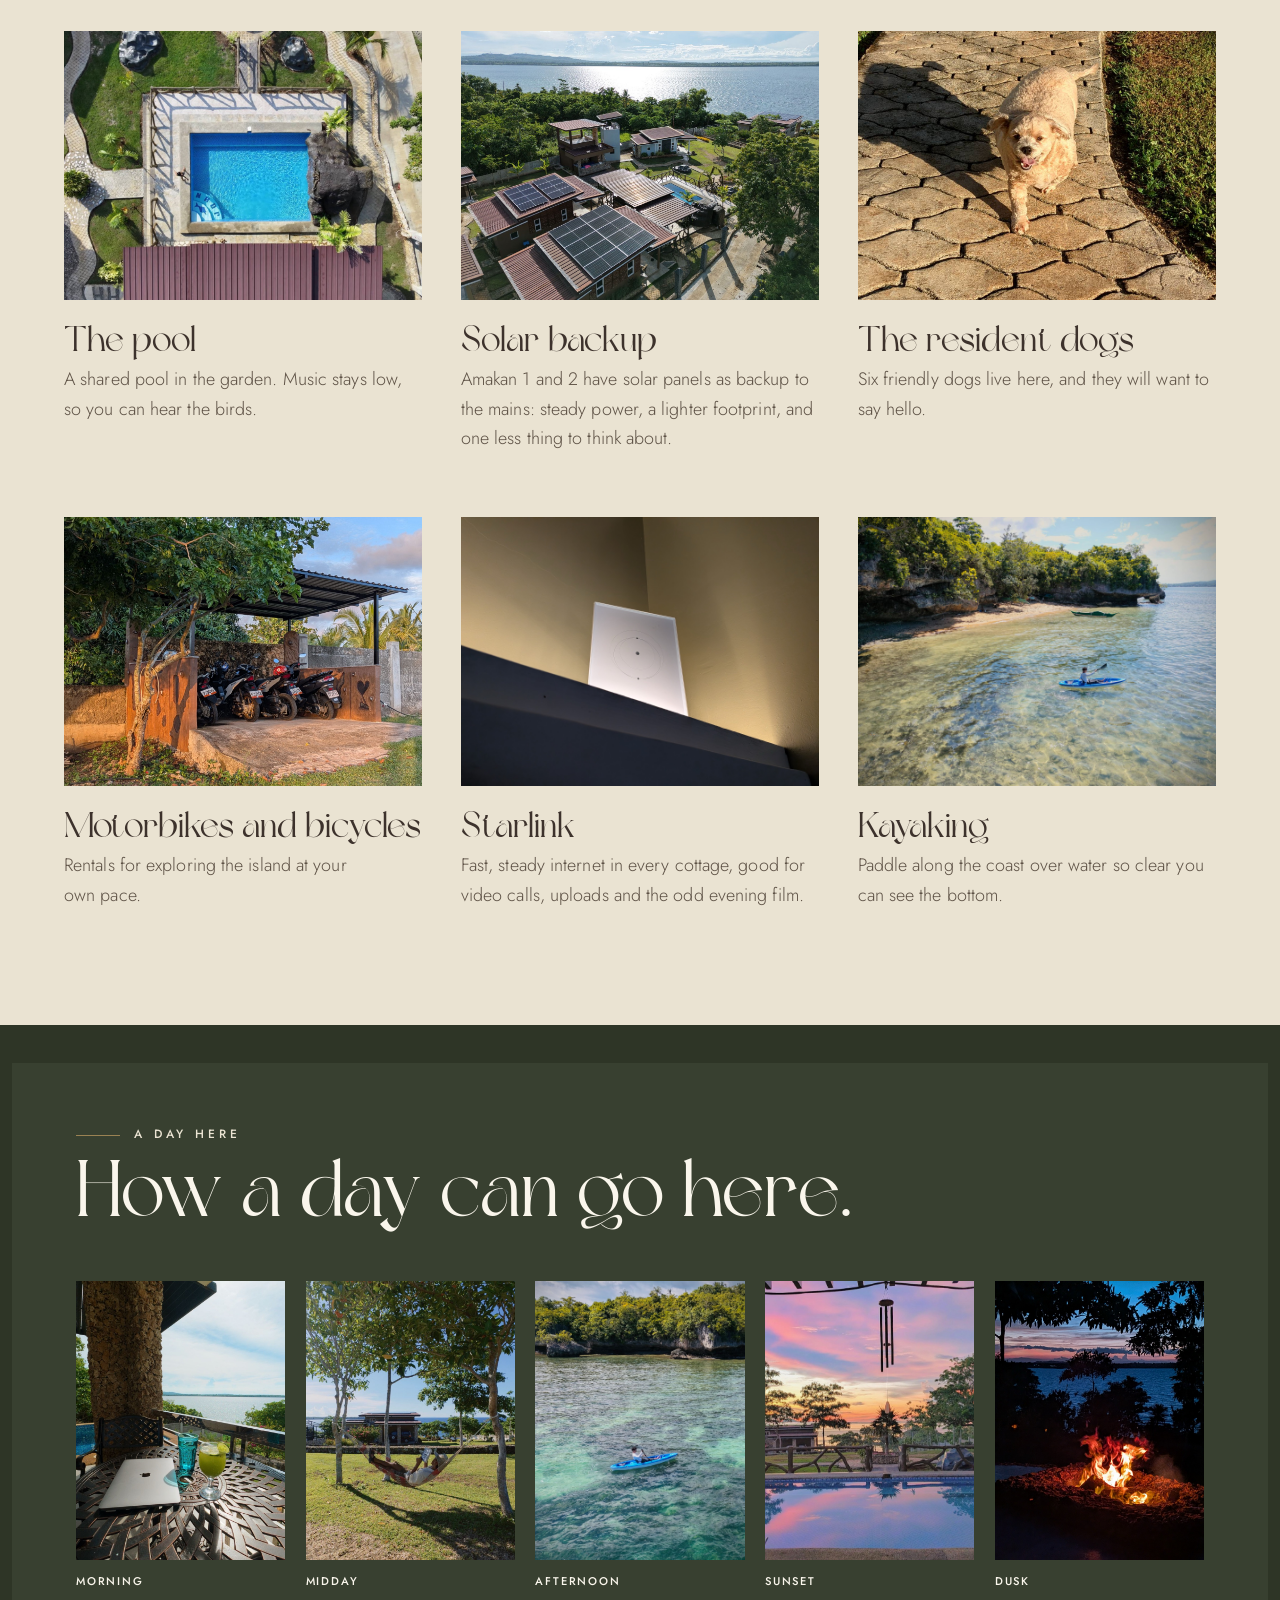
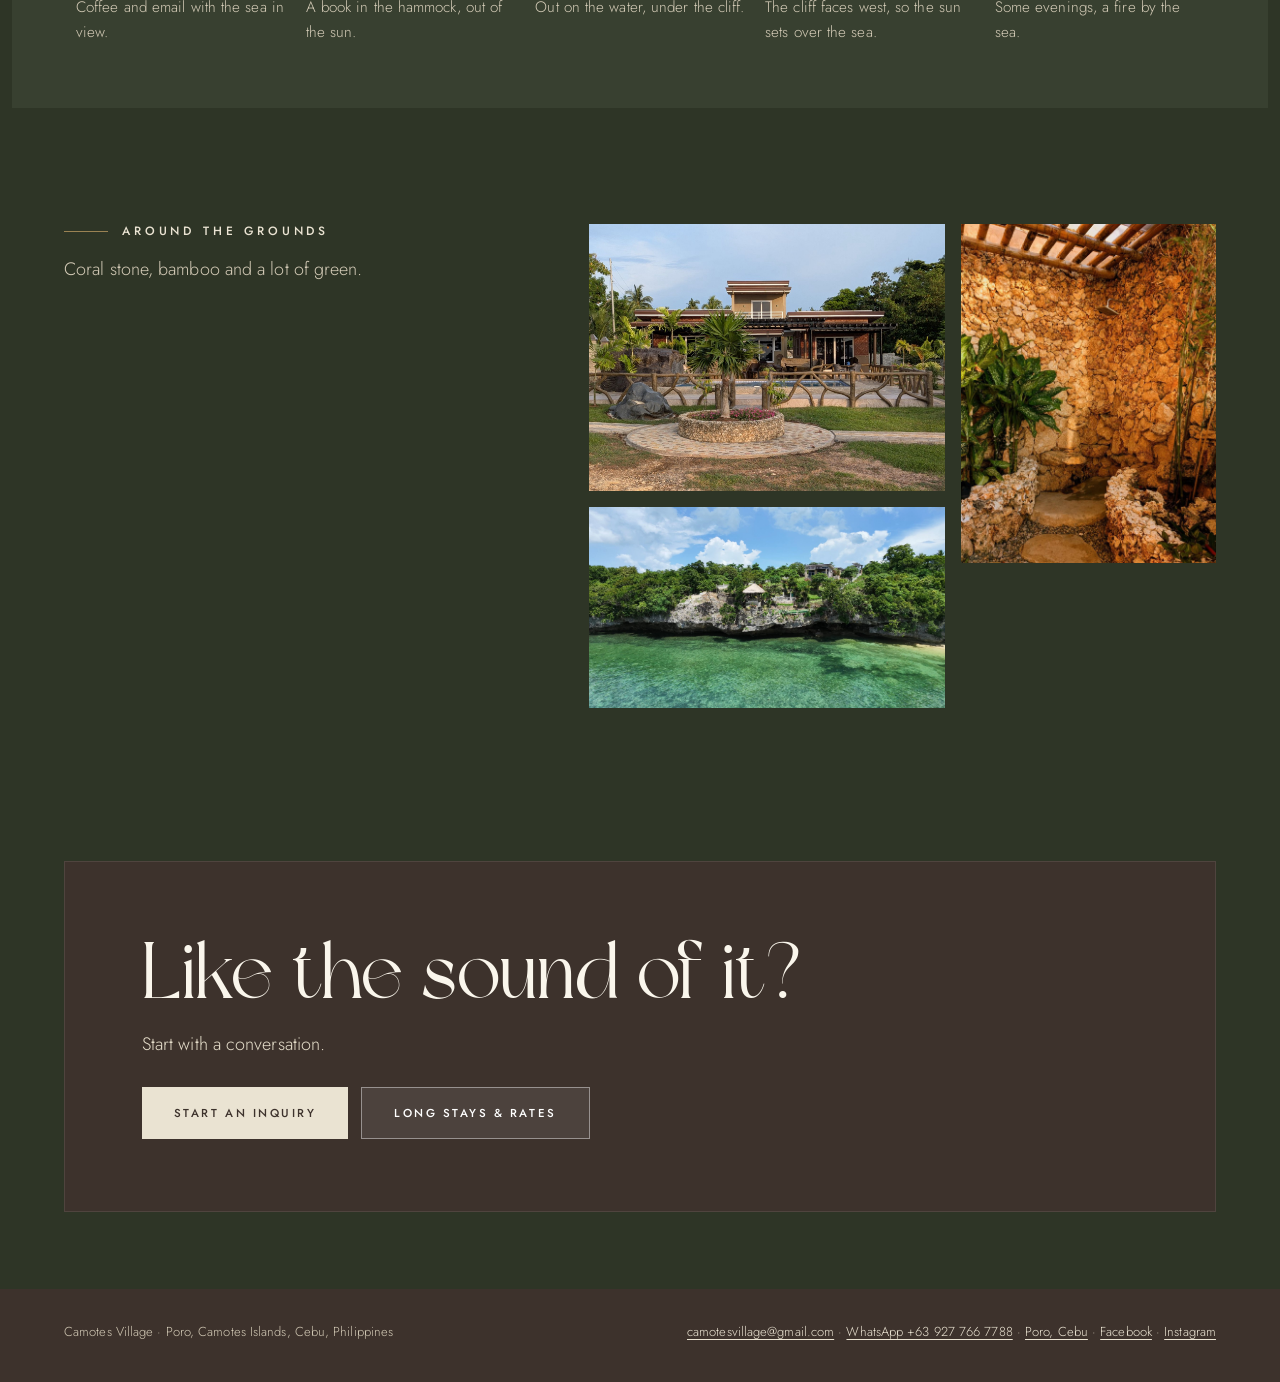
<file: life.html>
<!doctype html>
<html lang="en">
<head>
<meta charset="utf-8">
<meta name="robots" content="noindex, nofollow, noimageindex">
<meta name="viewport" content="width=device-width, initial-scale=1, viewport-fit=cover">
<title>Life at the Village · Camotes Village</title>
<meta name="description" content="Daily life at Camotes Village: a gazebo on a west-facing cliff for sunsets, Starlink and a pergola to work from, a garden pool, six friendly resident dogs and bikes to explore the island.">
<link rel="icon" href="data:image/svg+xml,<svg xmlns='http://www.w3.org/2000/svg' viewBox='0 0 32 32'><rect width='32' height='32' rx='16' fill='%234E5B3B'/><circle cx='16' cy='18' r='6' fill='%23E8E3D9'/></svg>">
<link rel="preconnect" href="https://fonts.googleapis.com">
<link rel="preconnect" href="https://fonts.gstatic.com" crossorigin>
<link href="https://fonts.googleapis.com/css2?family=Cormorant+Garamond:ital,wght@0,300;0,400;0,500;1,300;1,400&family=Jost:wght@300;400;500&display=swap" rel="stylesheet">
<link rel="stylesheet" href="scrollcraft.css">
<link rel="stylesheet" href="site.css">
<link rel="stylesheet" href="bar.css">
<link rel="stylesheet" href="photo-focus.css">
<style>
  .amen { display: grid; grid-template-columns: repeat(3, 1fr); gap: clamp(2.5rem, 5vw, 4.5rem) clamp(1.25rem, 3vw, 2.5rem); }
  .a .photo { aspect-ratio: 4 / 3; }
  .a--wide { grid-column: span 2; }
  .a--wide .photo { aspect-ratio: 16 / 9; }
  .a h2 { margin: var(--sc-5) 0 var(--sc-2); font-size: var(--sc-t-xl); }
  .a .sc-body { margin: 0; }
  .day-block {
    background: var(--sc-surface); border-radius: var(--r-xl); margin: clamp(1rem, 3vw, 2.5rem) 12px;
    padding-block: clamp(2.5rem, 5vw, 4.5rem) !important;
  }
  .day-block + .block { padding-top: clamp(3rem, 6vw, 5rem); }
  .day { margin-bottom: 0; }
  .day { list-style: none; display: grid; grid-template-columns: repeat(5, 1fr); gap: clamp(0.75rem, 1.6vw, 1.5rem); margin-top: clamp(2rem, 4vw, 3.5rem); padding-block: 0; }
  .day .photo { aspect-ratio: 3 / 4; }
  .day p { margin: var(--sc-3) 0 0; font-size: var(--sc-t-sm); color: var(--sc-ink-soft); }
  .day b { display: block; font-weight: 500; letter-spacing: 0.16em; text-transform: uppercase; font-size: 0.7rem; color: var(--sc-ink); margin-bottom: 0.3rem; }
  .grounds { display: grid; grid-template-columns: 1.4fr 1fr; gap: var(--sc-4); }
  .g1 { aspect-ratio: 4 / 3; }
  .g2 { aspect-ratio: 3 / 4; grid-row: span 2; }
  .g3 { aspect-ratio: 16 / 9; }
  @media (max-width: 860px) {
    .amen { grid-template-columns: 1fr 1fr; }
    .a--wide { grid-column: 1 / -1; }
    .day { grid-template-columns: repeat(5, 70vw); overflow-x: auto; scroll-snap-type: x mandatory; padding-bottom: var(--sc-4); }
    .day li { scroll-snap-align: start; }
  }
  @media (max-width: 520px) { .amen { grid-template-columns: 1fr; } }
</style>
</head>
<body class="t-afternoon">
<a class="skip" href="#main">Skip to content</a>
<svg width="0" height="0" style="position:absolute" aria-hidden="true">
  <defs>
    <symbol id="i-menu" viewBox="0 0 24 24"><path fill="none" stroke="currentColor" stroke-width="1.6" stroke-linecap="round" d="M5 9h14M5 15h14"/></symbol>
  </defs>
</svg>
<header class="cv-bar">
  <a class="cv-bar__mark" href="index.html">Camotes Village</a>
  <nav class="cv-bar__links" aria-label="Pages">
    <a href="cottages.html">The Cottages</a>
    <a href="life.html" aria-current="page">Life at the Village</a>
    <a href="stay.html">Stay with Us</a>
    <a href="gallery.html">Gallery</a>
    <a href="about.html">About Us</a>
    <a href="explore.html">Explore Camotes</a>
  </nav>
  <a class="cv-bar__cta" href="inquire.html">Start an inquiry</a>
  <details class="cv-bar__menu">
    <summary aria-label="Menu"><svg viewBox="0 0 24 24" aria-hidden="true"><path fill="none" stroke="currentColor" stroke-width="1.6" stroke-linecap="round" d="M5 9h14M5 15h14"/></svg></summary>
    <nav class="cv-bar__panel" aria-label="Pages">
      <a href="index.html">Home</a>
    <a href="cottages.html">The Cottages</a>
    <a href="life.html" aria-current="page">Life at the Village</a>
    <a href="stay.html">Stay with Us</a>
    <a href="gallery.html">Gallery</a>
    <a href="about.html">About Us</a>
    <a href="explore.html">Explore Camotes</a>
    <a href="inquire.html">Inquire</a>
    </nav>
  </details>
</header>
<main id="main">
<section class="head head--photo">
  <img src="media/web/40-hammock-from-below.jpg" alt="Looking up from beneath a red and cream hammock tied to a tree, a guest in a straw hat reading a book against a blue sky" fetchpriority="high">
  <p class="head__tag">A book in the hammock</p>
  <div class="head__grid">
    <div data-sc-in data-sc-stagger="70">
      <p class="label">Life at the village</p>
      <h1 class="sc-display">A small community <em>with a slow rhythm.</em></h1>
    </div>
    <p class="sc-body" data-sc-in>Wake slow, work light, swim while the sun is high. Then find the gazebo on the cliff as gold spills across the sky. Six friendly dogs, a cottage by the sea, and nowhere else you'd rather be.</p>
  </div>
</section>

<section class="block sc-wrap ground-linen" aria-label="Around the village">
  <div class="amen">
    <article class="a a--wide" data-sc-in data-sc-stagger="60">
      <figure class="photo"><img src="media/web/71-gazebo-inside-sunset.jpg" alt="Inside the thatched gazebo at sunset: carved wooden benches and stump tables, the low sun glinting on the sea beyond the railing" loading="lazy" style="object-position: 50% 60%"></figure>
      <h2 class="sc-display sc-display--md">The gazebo on the cliff</h2>
      <p class="sc-body">Wrapped in tropical green on a west-facing cliff, it is the best seat for the sunset. Bring a laptop, a book or nothing at all.</p>
    </article>
    <article class="a" data-sc-in data-sc-stagger="60">
      <figure class="photo"><img src="media/web/51-work-by-pool.jpg" alt="A guest working on a laptop at a table beside the pool, a plate of fruit and a cold drink in front of them" loading="lazy"></figure>
      <h2 class="sc-display sc-display--md">Work-ready</h2>
      <p class="sc-body">A desk in your cottage, the pergola by the pool, or the gazebo as the sun goes down.</p>
    </article>
    <article class="a" data-sc-in data-sc-stagger="60">
      <figure class="photo"><img src="media/web/09-pool-topdown-garden.jpg" alt="The pool from directly above, framed by lawn, stone paths and a rock waterfall" loading="lazy"></figure>
      <h2 class="sc-display sc-display--md">The pool</h2>
      <p class="sc-body">A shared pool in the garden. Music stays low, so you can hear the birds.</p>
    </article>
    <article class="a" data-sc-in data-sc-stagger="60">
      <figure class="photo"><img src="media/web/43-solar-roofs-sea.jpg" alt="Solar panels on the cottage roofs, the pool and gardens beyond, and the sea behind" loading="lazy"></figure>
      <h2 class="sc-display sc-display--md">Solar backup</h2>
      <p class="sc-body">Amakan 1 and 2 have solar panels as backup to the mains: steady power, a lighter footprint, and one less thing to think about.</p>
    </article>
    <article class="a" data-sc-in data-sc-stagger="60">
      <figure class="photo"><img src="media/web/97-dog-path.jpg" alt="A fluffy cream-coloured dog trotting happily down a stone garden path in morning sun" loading="lazy"></figure>
      <h2 class="sc-display sc-display--md">The resident dogs</h2>
      <p class="sc-body">Six friendly dogs live here, and they will want to say hello.</p>
    </article>
    <article class="a" data-sc-in data-sc-stagger="60">
      <figure class="photo"><img src="media/web/44-motorbike-shelter.jpg" alt="Four motorbikes parked under a roofed shelter with a carved wooden wall, in evening light" loading="lazy"></figure>
      <h2 class="sc-display sc-display--md">Motorbikes and bicycles</h2>
      <p class="sc-body">Rentals for exploring the island at your own pace.</p>
    </article>
    <article class="a" data-sc-in data-sc-stagger="60">
      <figure class="photo"><img src="media/web/98-starlink-dish.jpg" alt="A white Starlink dish on a high shelf, lit warm against the wall" loading="lazy"></figure>
      <h2 class="sc-display sc-display--md">Starlink</h2>
      <p class="sc-body">Fast, steady internet in every cottage, good for video calls, uploads and the odd evening film.</p>
    </article>
    <article class="a" data-sc-in data-sc-stagger="60">
      <figure class="photo"><img src="media/web/99-kayak-cove.jpg" alt="A guest paddling a blue kayak over clear, shallow water off a small sandy cove below green cliffs" loading="lazy"></figure>
      <h2 class="sc-display sc-display--md">Kayaking</h2>
      <p class="sc-body">Paddle along the coast over water so clear you can see the bottom.</p>
    </article>
  </div>
</section>

<section class="block day-block" aria-labelledby="day-h">
  <div class="sc-wrap" data-sc-in>
    <p class="label">A day here</p>
    <h2 class="sc-display sc-display--lg" id="day-h">How a day can go here.</h2>
  </div>
  <ol class="day sc-wrap" data-sc-in data-sc-stagger="70">
    <li><figure class="photo"><img src="media/web/20-balcony-laptop-sea.jpg" alt="A laptop and a cold drink on a balcony table above the sea" loading="lazy"></figure><p><b>Morning</b> Coffee and email with the sea in view.</p></li>
    <li><figure class="photo"><img src="media/web/42-hammock-midday.jpg" alt="A guest in a straw hat reading in a hammock in the shade of two trees, the sea beyond the lawn" loading="lazy"></figure><p><b>Midday</b> A book in the hammock, out of the sun.</p></li>
    <li><figure class="photo"><img src="media/web/17-kayak-reef.jpg" alt="A guest paddling a blue kayak over clear turquoise water and reef, below a green, rocky shore" loading="lazy" style="object-position:50% 58%"></figure><p><b>Afternoon</b> Out on the water, under the cliff.</p></li>
    <li><figure class="photo"><img src="media/web/03-pool-sunset-windchime.jpg" alt="The pool at sunset, the sky pink and gold" loading="lazy"></figure><p><b>Sunset</b> The cliff faces west, so the sun sets over the sea.</p></li>
    <li><figure class="photo"><img src="media/web/21-bonfire-dusk.jpg" alt="A fire in a coral-stone pit at dusk above the sea" loading="lazy"></figure><p><b>Dusk</b> Some evenings, a fire by the sea.</p></li>
  </ol>
</section>

<section class="block sc-wrap" aria-labelledby="g-h">
  <div class="split">
    <div data-sc-in>
      <p class="label" id="g-h">Around the grounds</p>
      <p class="sc-body" style="margin-top:1rem">Coral stone, bamboo and a lot of green.</p>
    </div>
    <div class="grounds" data-sc-in data-sc-stagger="70">
      <figure class="photo g1"><img src="media/web/04-main-house-pool.jpg" alt="The main house behind the pool, with a rustic wooden railing and a palm in a coral-stone planter" loading="lazy"></figure>
      <figure class="photo g2"><img src="media/web/05-cliff-shower.jpg" alt="An outdoor shower set into a coral-stone wall under a bamboo roof" loading="lazy"></figure>
      <figure class="photo g3"><img src="media/web/02-cliff-gazebo-house.jpg" alt="The thatched gazebo on the cliff edge above clear water" loading="lazy"></figure>
    </div>
  </div>
</section>
</main>
<section class="band sc-wrap" aria-labelledby="band-h">
  <div class="band__panel" data-sc-in>
    <h2 class="sc-display" id="band-h">Like the sound of it?</h2>
    <p>Start with a conversation.</p>
    <div class="band__actions">
      <a class="btn" href="inquire.html">Start an inquiry</a>
      <a class="textlink" href="stay.html#rates">Long stays &amp; rates</a>
    </div>
  </div>
</section>
<footer class="foot sc-wrap">
  <span>Camotes Village · Poro, Camotes Islands, Cebu, Philippines</span>
  <span><a href="mailto:camotesvillage@gmail.com">camotesvillage@gmail.com</a> · <a href="https://wa.me/639277667788">WhatsApp +63 927 766 7788</a> · <a href="https://maps.app.goo.gl/2XbyZts8r2YNd3Pr9" target="_blank" rel="noopener">Poro, Cebu</a> · <a href="https://www.facebook.com/profile.php?id=61580286550292" target="_blank" rel="noopener">Facebook</a> · <a href="https://www.instagram.com/camotesvillage/" target="_blank" rel="noopener">Instagram</a></span>
</footer>
<script src="scrollcraft.js"></script>
<script>ScrollCraft.mount(document.body);</script>
<script src="bar.js" defer></script>
<script src="parallax.js" defer></script>
</body>
</html>
</file>
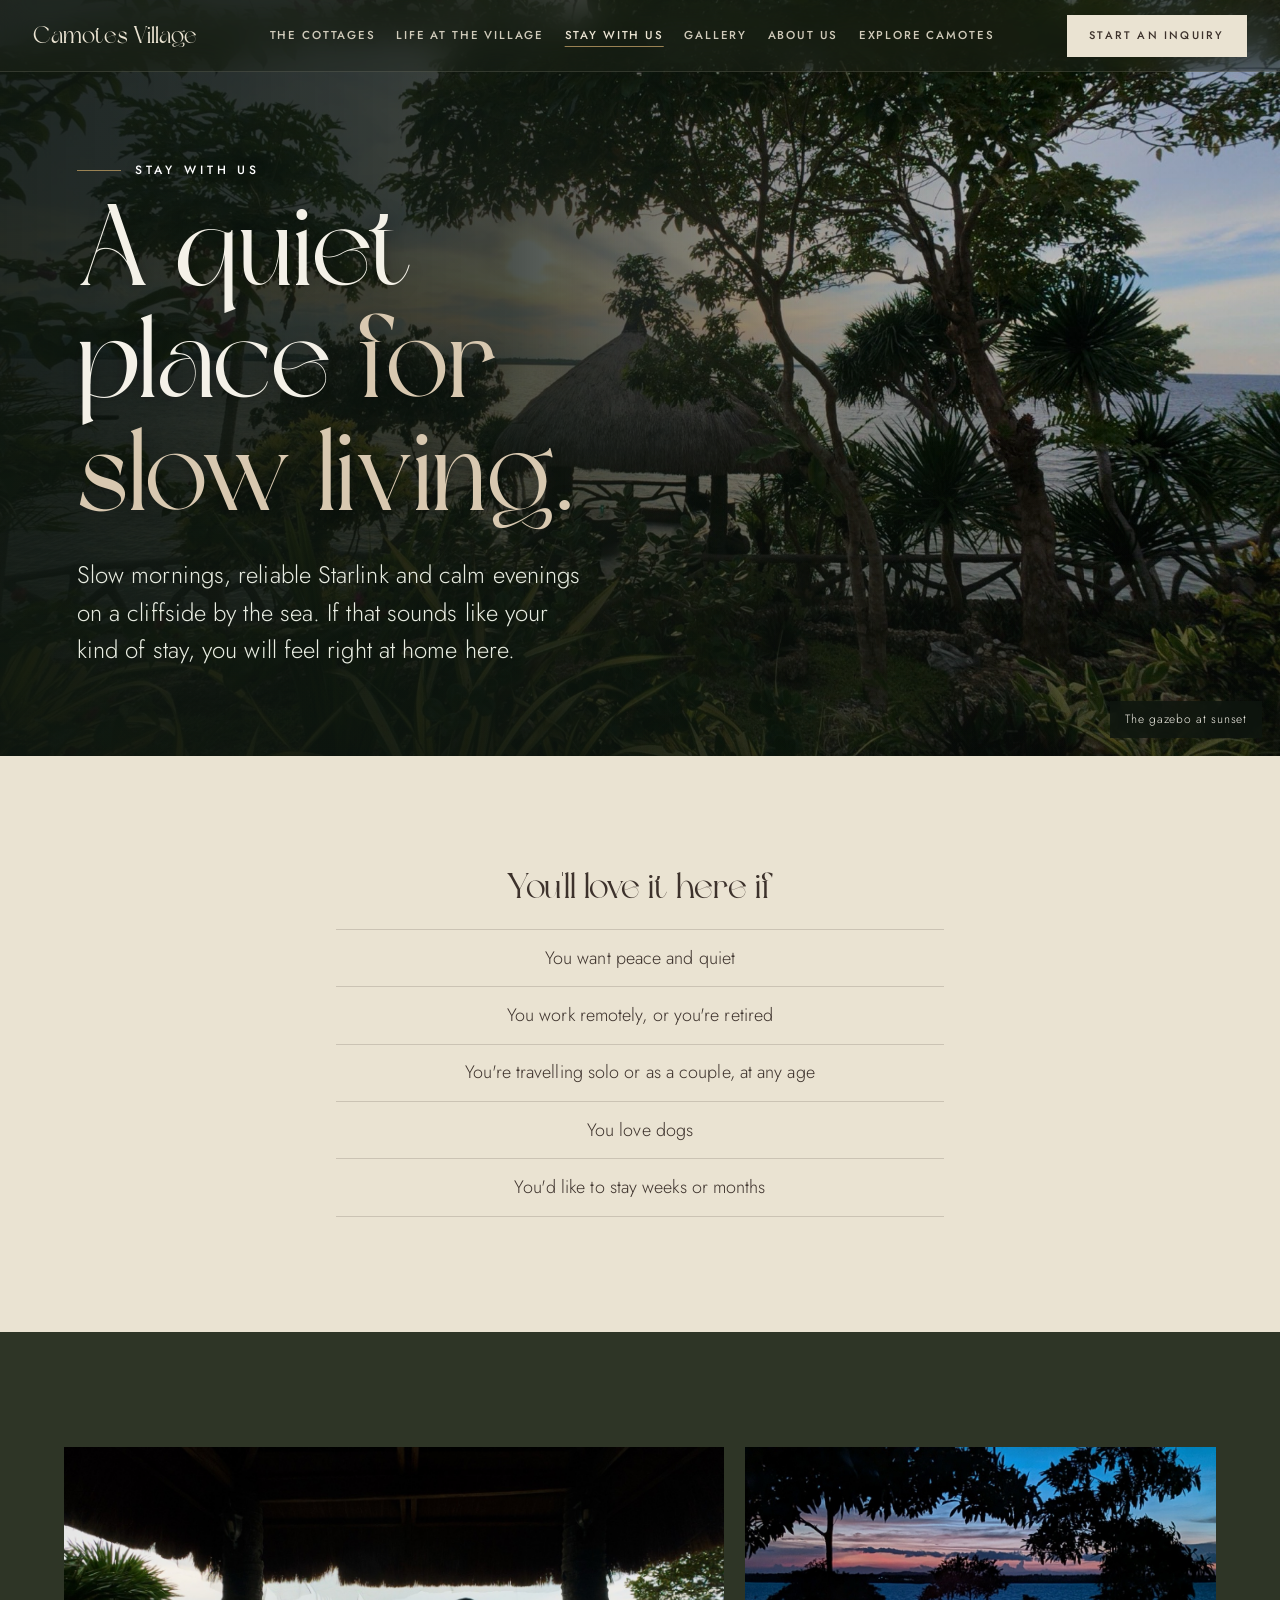
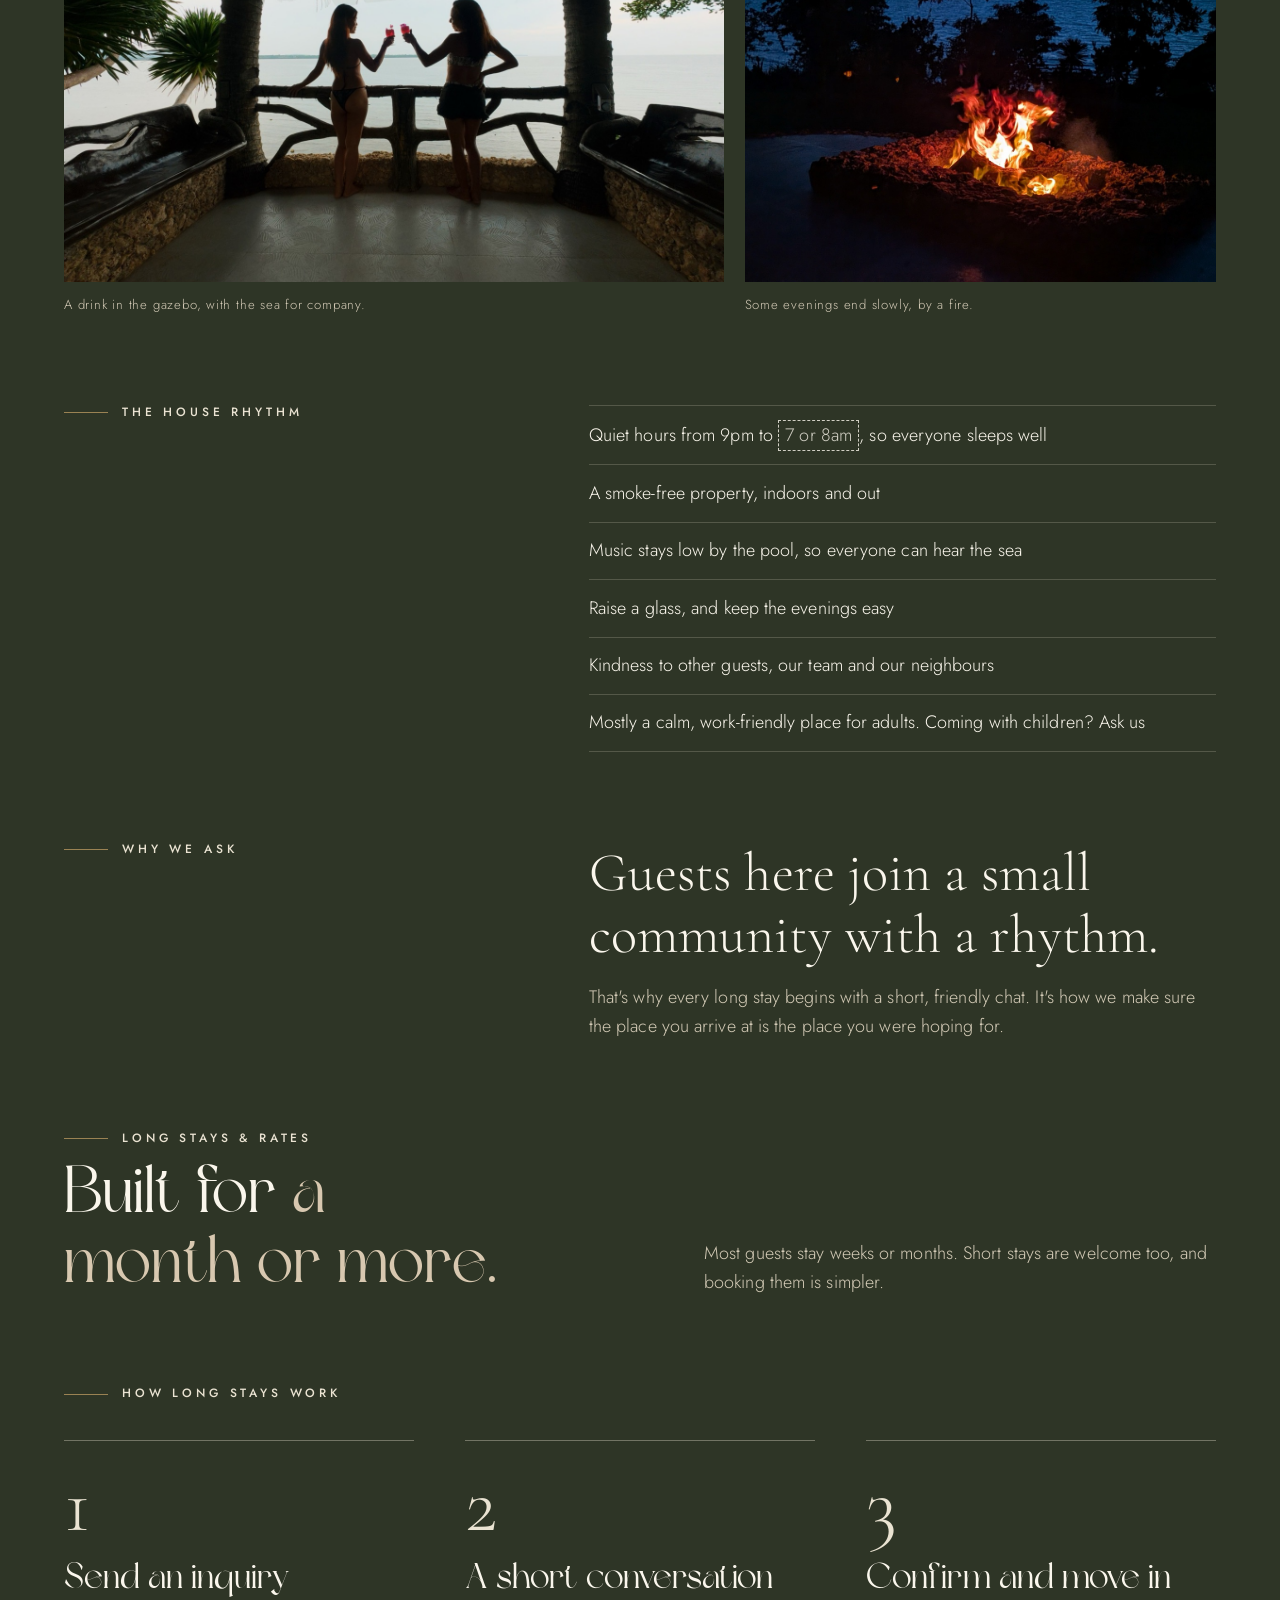
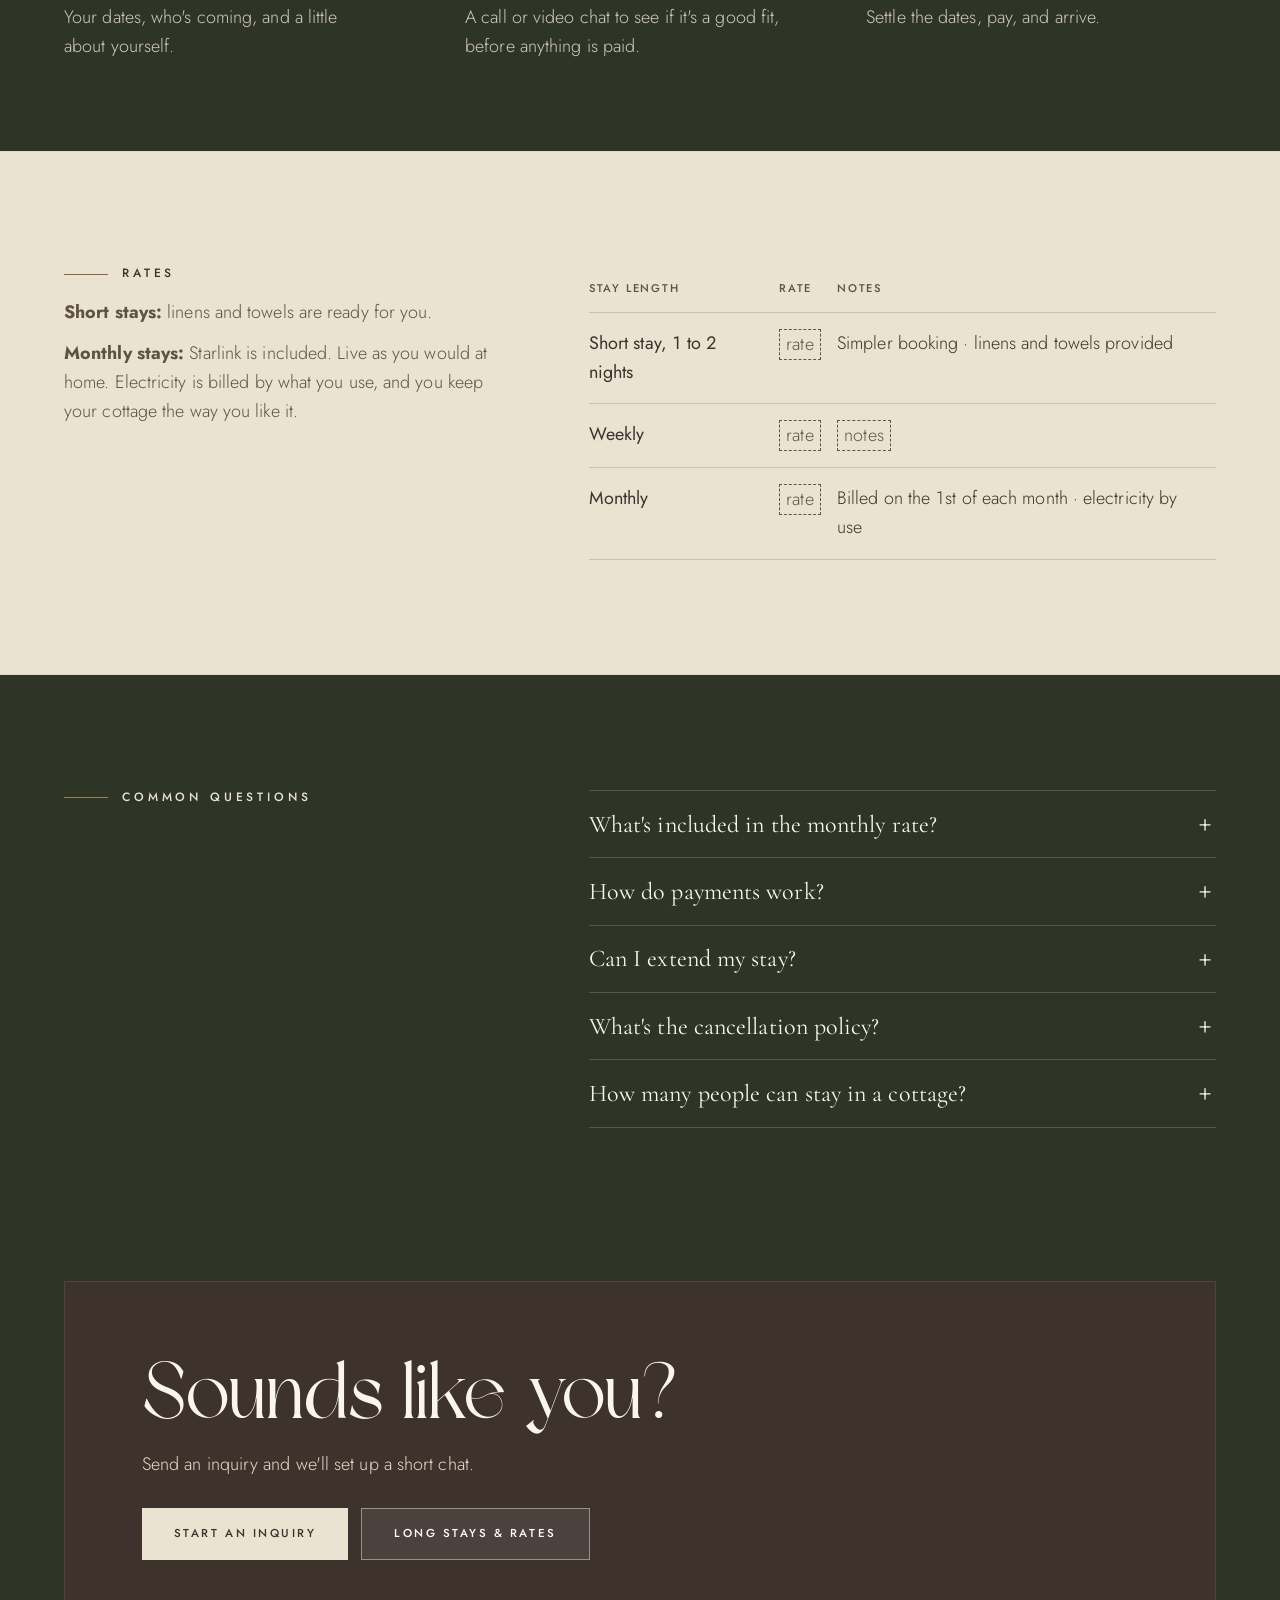
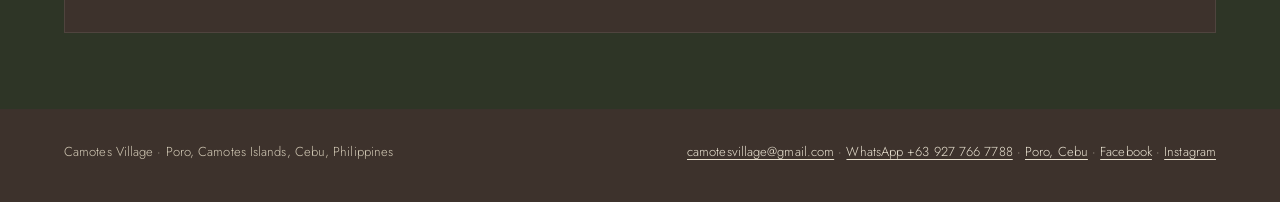
<file: rates.html>
<!doctype html>
<html lang="en"><head><meta charset="utf-8">
<meta name="robots" content="noindex">
<title>Moved · Camotes Village</title>
<meta http-equiv="refresh" content="0; url=stay.html#rates">
<link rel="canonical" href="stay.html#rates">
<script>location.replace('stay.html#rates' + (location.hash && 'stay.html#rates'.indexOf('#') < 0 ? location.hash : ''));</script>
</head><body><p>This page has moved to <a href="stay.html#rates">Stay with Us</a>.</p></body></html>
</file>
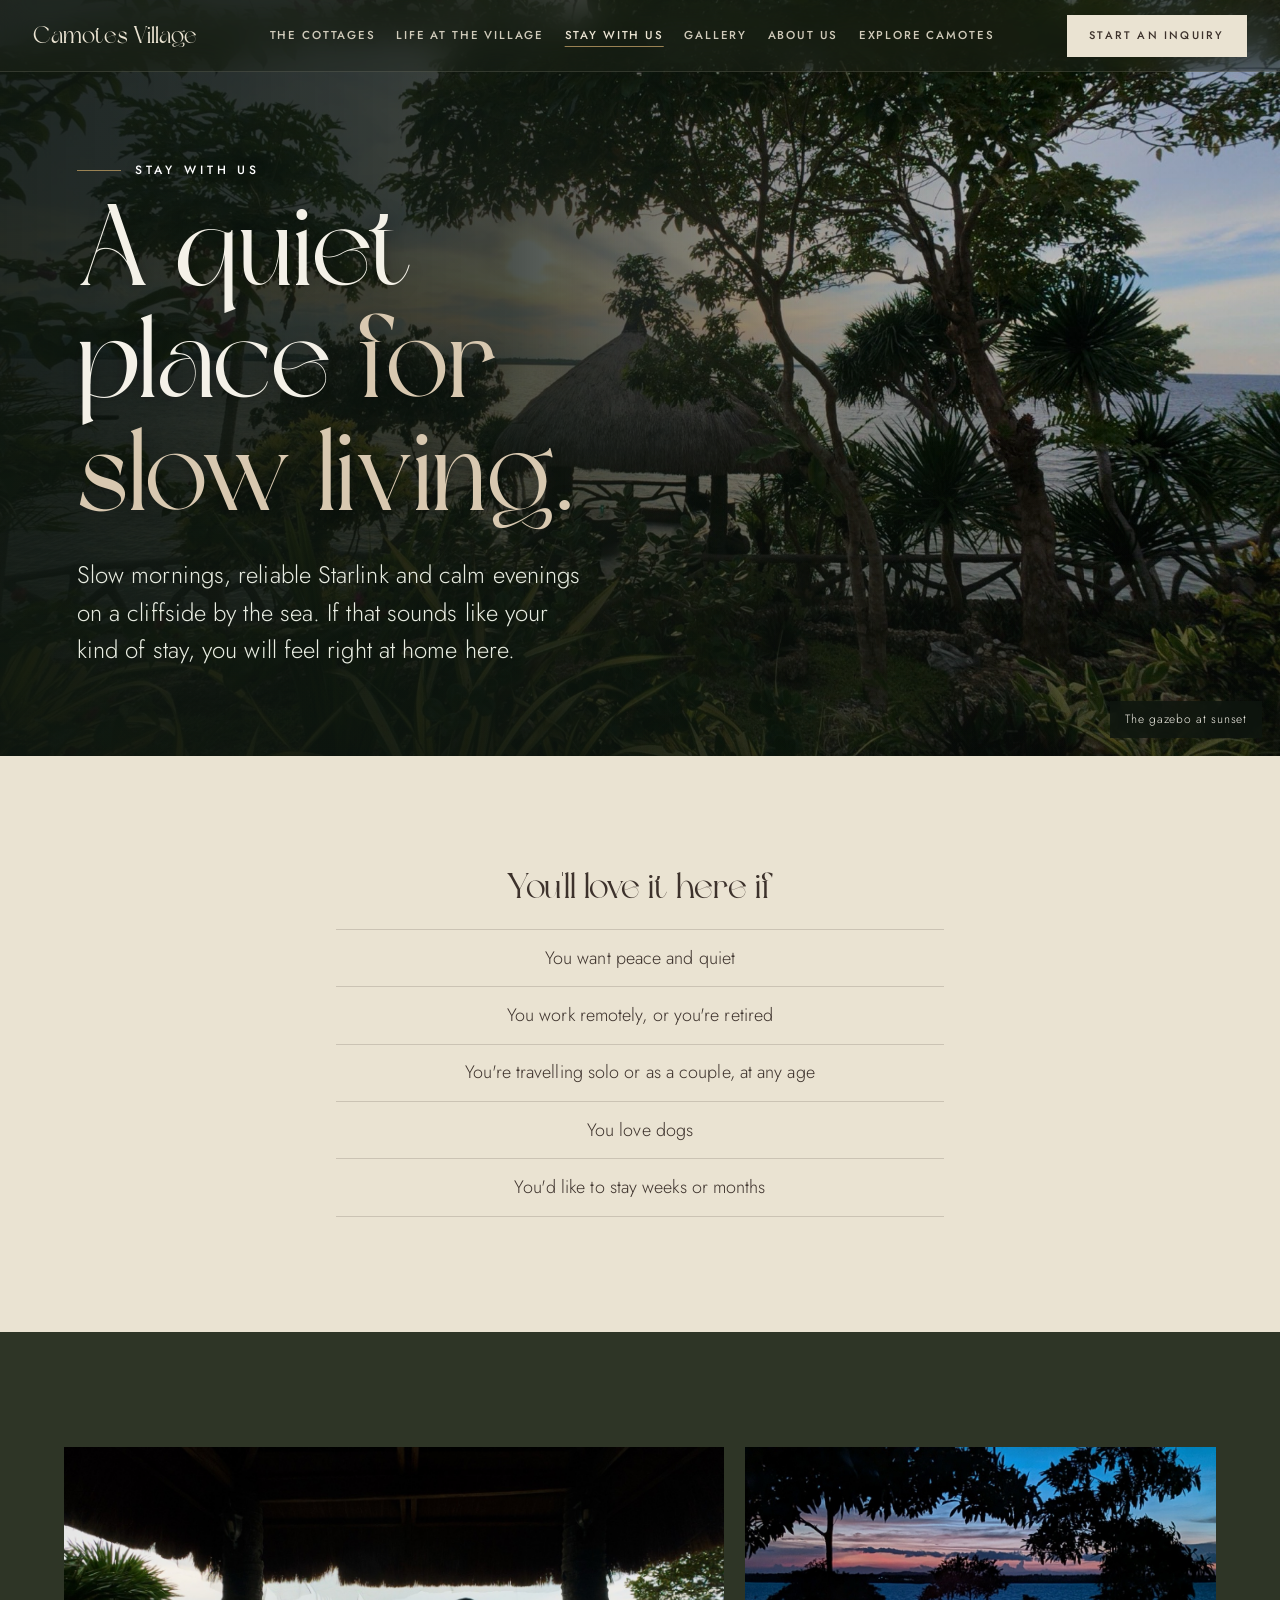
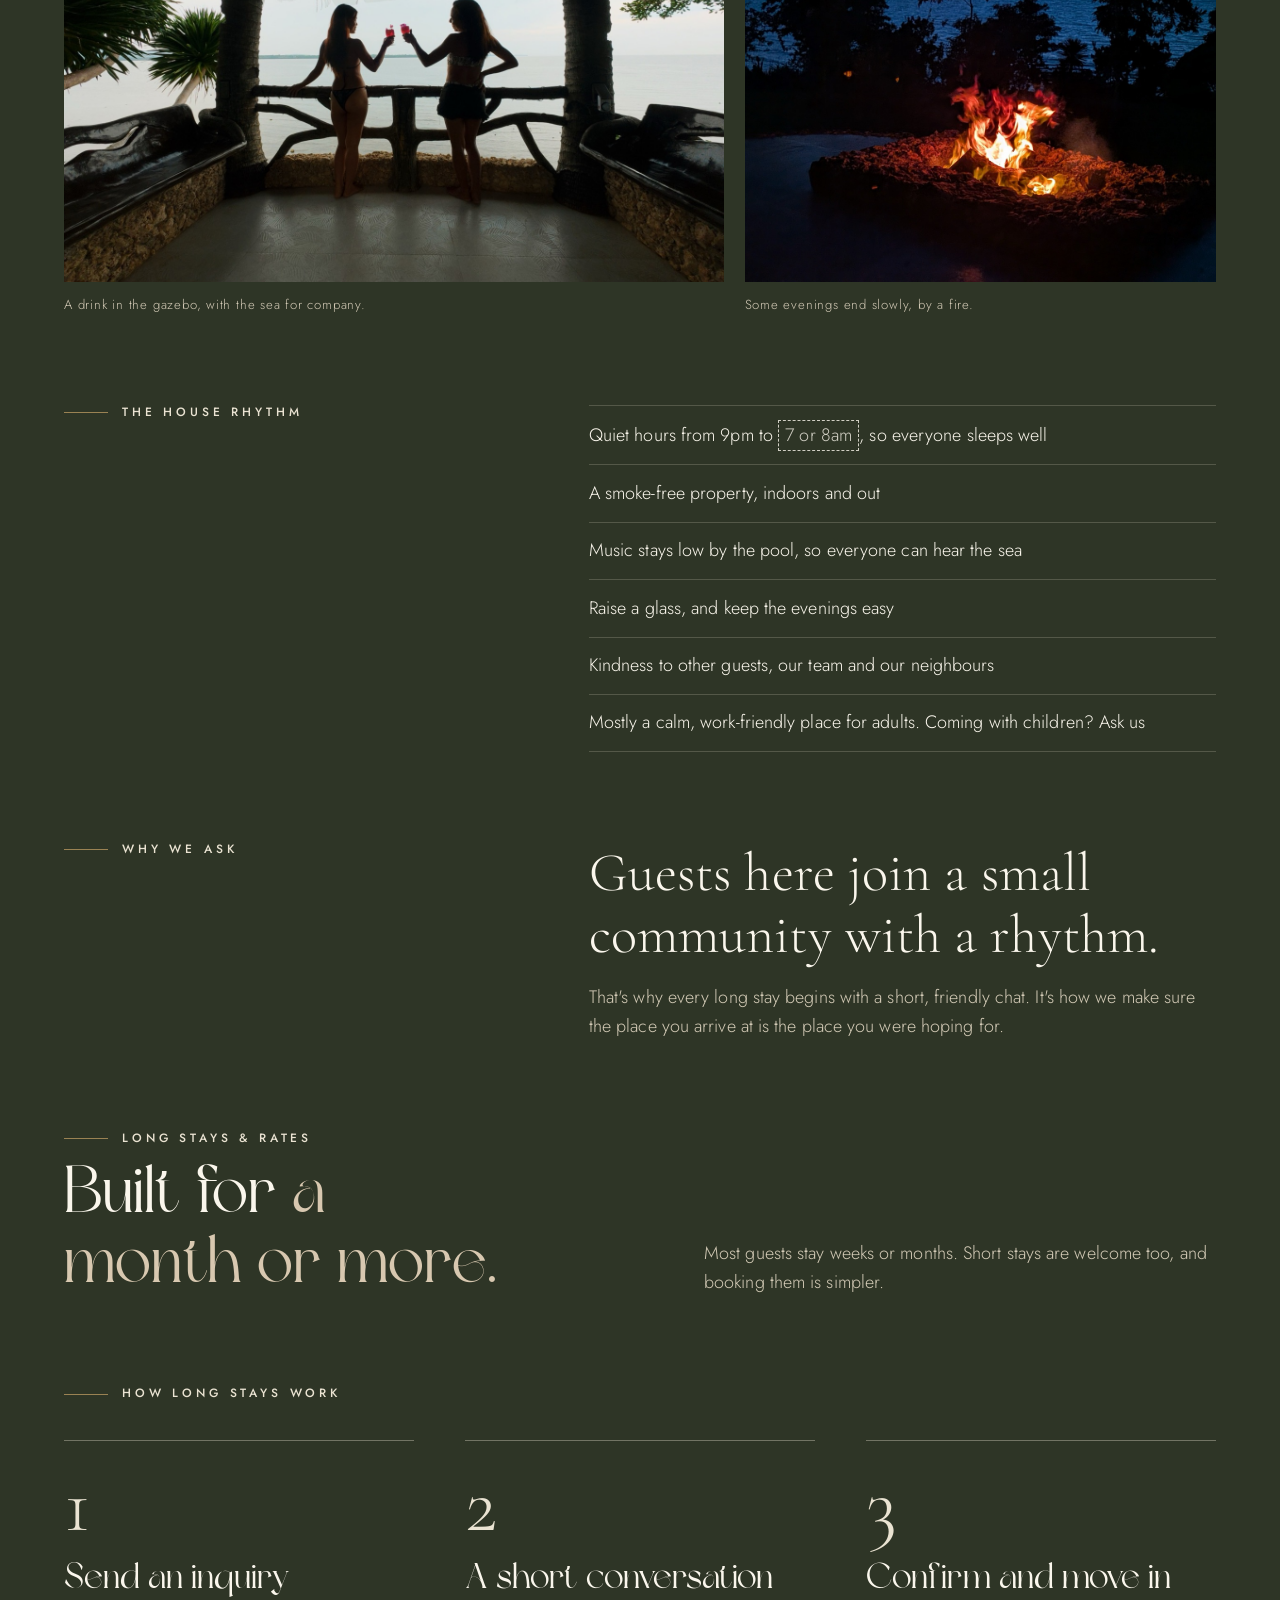
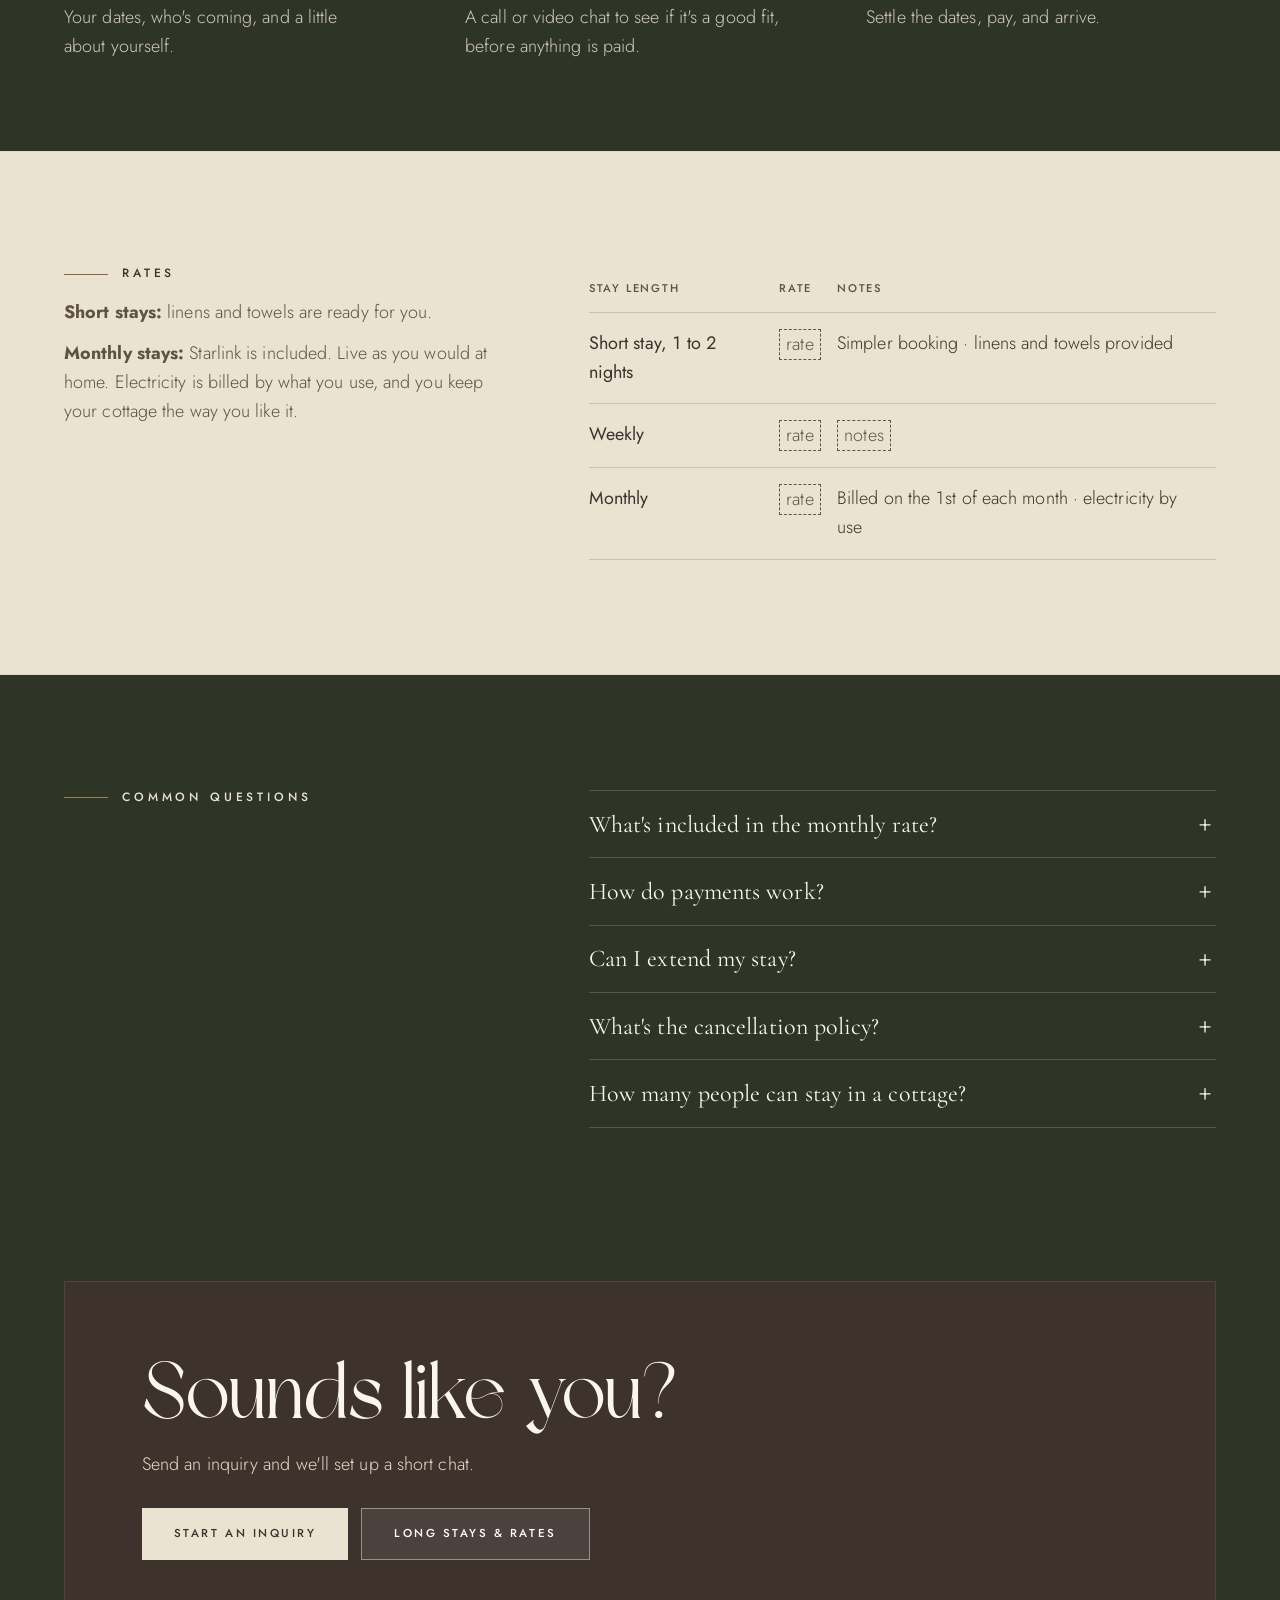
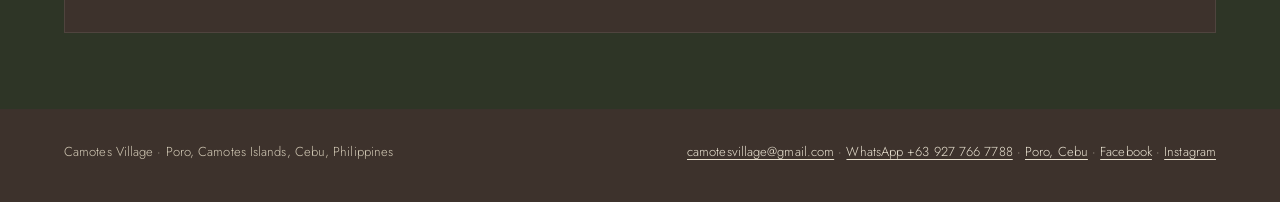
<file: stay.html>
<!doctype html>
<html lang="en">
<head>
<meta charset="utf-8">
<meta name="robots" content="noindex, nofollow, noimageindex">
<meta name="viewport" content="width=device-width, initial-scale=1, viewport-fit=cover">
<title>Stay with Us · Camotes Village</title>
<meta name="description" content="Who Camotes Village suits, the house rhythm, how long stays work, rates and common questions.">
<link rel="icon" href="data:image/svg+xml,<svg xmlns='http://www.w3.org/2000/svg' viewBox='0 0 32 32'><rect width='32' height='32' rx='16' fill='%234E5B3B'/><circle cx='16' cy='18' r='6' fill='%23E8E3D9'/></svg>">
<link rel="preconnect" href="https://fonts.googleapis.com">
<link rel="preconnect" href="https://fonts.gstatic.com" crossorigin>
<link href="https://fonts.googleapis.com/css2?family=Cormorant+Garamond:ital,wght@0,300;0,400;0,500;1,300;1,400&family=Jost:wght@300;400;500&display=swap" rel="stylesheet">
<link rel="stylesheet" href="scrollcraft.css">
<link rel="stylesheet" href="site.css">
<link rel="stylesheet" href="bar.css">
<link rel="stylesheet" href="photo-focus.css">
<style>
  .long-h2 { font-size: clamp(2.4rem, 1.4rem + 3.4vw, 4.6rem); line-height: 1.05; margin-top: 1rem; }
  /* frame the hero on the low sun: it sits left of centre, a little above the middle */
  .fy-hero { object-position: 50% 40%; }
  @media (max-width: 860px) { .fy-hero { object-position: 38% 40%; } }
  .fit { max-width: 38rem; margin: 0 auto; text-align: center; }
  .fit .lines { padding: 0; list-style: none; }
  .fit h2 { margin: 0 0 var(--sc-5); font-size: var(--sc-t-xl); }
  .pics { display: grid; grid-template-columns: 1.4fr 1fr; gap: clamp(0.75rem, 1.6vw, 1.5rem); align-items: start; }
  .pics figure { margin: 0; }
  /* both photos share one height so their tops and captions line up */
  .p1, .p2 { height: clamp(260px, 34vw, 520px); }
  .statement { font: 300 var(--sc-t-2xl)/1.15 var(--sc-font-display); margin: 0; max-width: 22ch; }
  @media (max-width: 860px) { .pics { grid-template-columns: 1fr; } .p1, .p2 { height: auto; aspect-ratio: 4 / 3; } }
</style>
<style>
  .steps { list-style: none; padding: 0; margin: clamp(1.5rem, 3vw, 2.5rem) 0 0; display: grid; grid-template-columns: repeat(3, 1fr); gap: clamp(1.5rem, 4vw, 4rem); }
  .steps li { border-top: 1px solid var(--sc-hairline-strong); padding-top: var(--sc-5); }
  .steps .n { font: 300 var(--sc-t-3xl)/1 var(--sc-font-display); color: var(--sc-accent); }
  .steps h2 { font-size: var(--sc-t-xl); margin: var(--sc-4) 0 var(--sc-2); }
  .steps p { margin: 0; }
  .table-wrap { overflow-x: auto; }
  table { width: 100%; border-collapse: collapse; font-size: var(--sc-t-base); }
  th, td { text-align: left; padding: 1rem 1rem 1rem 0; border-top: 1px solid var(--sc-hairline); vertical-align: top; }
  thead th { font: 500 0.7rem/1.2 var(--sc-font-text); letter-spacing: 0.16em; text-transform: uppercase; color: var(--sc-ink-soft); border-top: 0; }
  tbody th { font-weight: 400; }
  tbody tr:last-child > * { border-bottom: 1px solid var(--sc-hairline); }
  .faq details { border-top: 1px solid var(--sc-hairline); }
  .faq details:last-child { border-bottom: 1px solid var(--sc-hairline); }
  .faq summary { cursor: pointer; padding: 1.1rem 2rem 1.1rem 0; font: 400 var(--sc-t-lg)/1.3 var(--sc-font-display); list-style: none; position: relative; }
  .faq summary::-webkit-details-marker { display: none; }
  .faq summary::after { content: "+"; position: absolute; right: 0.25rem; top: 1rem; font-family: var(--sc-font-text); font-weight: 300; }
  .faq details[open] summary::after { content: "\2212"; }
  .faq details p { margin: 0 0 1.2rem; color: var(--sc-ink-soft); max-width: 60ch; }
  @media (max-width: 860px) { .steps { grid-template-columns: 1fr; } }
</style>
</head>
<body class="t-morning">
<a class="skip" href="#main">Skip to content</a>
<svg width="0" height="0" style="position:absolute" aria-hidden="true">
  <defs>
    <symbol id="i-menu" viewBox="0 0 24 24"><path fill="none" stroke="currentColor" stroke-width="1.6" stroke-linecap="round" d="M5 9h14M5 15h14"/></symbol>
  </defs>
</svg>
<header class="cv-bar">
  <a class="cv-bar__mark" href="index.html">Camotes Village</a>
  <nav class="cv-bar__links" aria-label="Pages">
    <a href="cottages.html">The Cottages</a>
    <a href="life.html">Life at the Village</a>
    <a href="stay.html" aria-current="page">Stay with Us</a>
    <a href="gallery.html">Gallery</a>
    <a href="about.html">About Us</a>
    <a href="explore.html">Explore Camotes</a>
  </nav>
  <a class="cv-bar__cta" href="inquire.html">Start an inquiry</a>
  <details class="cv-bar__menu">
    <summary aria-label="Menu"><svg viewBox="0 0 24 24" aria-hidden="true"><path fill="none" stroke="currentColor" stroke-width="1.6" stroke-linecap="round" d="M5 9h14M5 15h14"/></svg></summary>
    <nav class="cv-bar__panel" aria-label="Pages">
      <a href="index.html">Home</a>
    <a href="cottages.html">The Cottages</a>
    <a href="life.html">Life at the Village</a>
    <a href="stay.html" aria-current="page">Stay with Us</a>
    <a href="gallery.html">Gallery</a>
    <a href="about.html">About Us</a>
    <a href="explore.html">Explore Camotes</a>
    <a href="inquire.html">Inquire</a>
    </nav>
  </details>
</header>
<main id="main">
<section class="head head--photo">
  <img src="media/web/69-gazebo-sunset-1800.jpg" srcset="media/web/69-gazebo-sunset-1800.jpg 1800w, media/web/69-gazebo-sunset-2880.jpg 2880w" sizes="100vw" alt="The thatched gazebo on the cliff at sunset, framed by trees and bougainvillea, the sun low over the sea" fetchpriority="high" class="fy-hero">
  <p class="head__tag">The gazebo at sunset</p>
  <div class="head__grid">
    <div data-sc-in data-sc-stagger="70">
      <p class="label">Stay with us</p>
      <h1 class="sc-display">A quiet place <em>for slow living.</em></h1>
    </div>
    <p class="sc-body" data-sc-in>Slow mornings, reliable Starlink and calm evenings on a cliffside by the sea. If that sounds like your kind of stay, you will feel right at home here.</p>
  </div>
</section>

<section class="block sc-wrap ground-linen" aria-label="Who it suits">
  <div class="fit">
    <div data-sc-in data-sc-stagger="50">
      <h2 class="sc-display sc-display--md">You'll love it here if</h2>
      <ul class="lines">
        <li>You want peace and quiet</li>
        <li>You work remotely, or you're retired</li>
        <li>You're travelling solo or as a couple, at any age</li>
        <li>You love dogs</li>
        <li>You'd like to stay weeks or months</li>
      </ul>
    </div>
  </div>
</section>

<section class="block sc-wrap">
  <div class="pics" data-sc-in data-sc-stagger="80">
    <figure><div class="photo p1"><img src="media/web/06-gazebo-toast.jpg" alt="Two guests raising a drink in the cliff gazebo, looking out to sea" loading="lazy"></div><figcaption>A drink in the gazebo, with the sea for company.</figcaption></figure>
    <figure><div class="photo p2"><img src="media/web/21-bonfire-dusk.jpg" alt="A fire in a coral-stone pit at dusk, the sea behind the trees" loading="lazy"></div><figcaption>Some evenings end slowly, by a fire.</figcaption></figure>
  </div>
</section>

<section class="block sc-wrap">
  <div class="split">
    <div data-sc-in><p class="label">The house rhythm</p></div>
    <ul class="lines" data-sc-in data-sc-stagger="40">
      <li>Quiet hours from 9pm to <em class="placeholder">7 or 8am</em>, so everyone sleeps well</li>
      <li>A smoke-free property, indoors and out</li>
      <li>Music stays low by the pool, so everyone can hear the sea</li>
      <li>Raise a glass, and keep the evenings easy</li>
      <li>Kindness to other guests, our team and our neighbours</li>
      <li>Mostly a calm, work-friendly place for adults. Coming with children? Ask us</li>
    </ul>
  </div>
</section>

<section class="block sc-wrap">
  <div class="split">
    <div data-sc-in><p class="label">Why we ask</p></div>
    <div class="sc-stack" data-sc-in data-sc-stagger="60">
      <p class="statement">Guests here join a small community with a rhythm.</p>
      <p class="sc-body">That's why every long stay begins with a short, friendly chat. It's how we make sure the place you arrive at is the place you were hoping for.</p>
    </div>
  </div>
</section>

<section class="block sc-wrap" aria-labelledby="long-h">
  <div class="head__grid">
    <div data-sc-in data-sc-stagger="70">
      <p class="label" id="long-h">Long stays &amp; rates</p>
      <h2 class="sc-display long-h2">Built for <em>a month or more.</em></h2>
    </div>
    <p class="sc-body" data-sc-in>Most guests stay weeks or months. Short stays are welcome too, and booking them is simpler.</p>
  </div>
</section>

<section class="block sc-wrap" aria-labelledby="how-h">
  <p class="label" id="how-h" data-sc-in>How long stays work</p>
  <ol class="steps" data-sc-in data-sc-stagger="80">
    <li><span class="n">1</span><h2 class="sc-display">Send an inquiry</h2><p class="sc-body">Your dates, who's coming, and a little about yourself.</p></li>
    <li><span class="n">2</span><h2 class="sc-display">A short conversation</h2><p class="sc-body">A call or video chat to see if it's a good fit, before anything is paid.</p></li>
    <li><span class="n">3</span><h2 class="sc-display">Confirm and move in</h2><p class="sc-body">Settle the dates, pay, and arrive.</p></li>
  </ol>
</section>

<section class="block sc-wrap ground-linen" aria-labelledby="rates-h" id="rates">
  <div class="split">
    <div data-sc-in>
      <p class="label" id="rates-h">Rates</p>
      <p class="sc-body" style="margin-top:1rem"><b>Short stays:</b> linens and towels are ready for you.</p>
      <p class="sc-body" style="margin-top:0.75rem"><b>Monthly stays:</b> Starlink is included. Live as you would at home. Electricity is billed by what you use, and you keep your cottage the way you like it.</p>
    </div>
    <div class="table-wrap" data-sc-in>
      <table>
        <thead><tr><th scope="col">Stay length</th><th scope="col">Rate</th><th scope="col">Notes</th></tr></thead>
        <tbody>
          <tr><th scope="row">Short stay, 1 to 2 nights</th><td><em class="placeholder">rate</em></td><td>Simpler booking · linens and towels provided</td></tr>
          <tr><th scope="row">Weekly</th><td><em class="placeholder">rate</em></td><td><em class="placeholder">notes</em></td></tr>
          <tr><th scope="row">Monthly</th><td><em class="placeholder">rate</em></td><td>Billed on the 1st of each month · electricity by use</td></tr>
        </tbody>
      </table>
    </div>
  </div>
</section>

<section class="block sc-wrap" aria-labelledby="faq-h">
  <div class="split">
    <div data-sc-in><p class="label" id="faq-h">Common questions</p></div>
    <div class="faq" data-sc-in data-sc-stagger="40">
      <details><summary>What's included in the monthly rate?</summary><p>Your own cottage and everything in it, Starlink internet, plus the pool, the gazebo on the cliff and the grounds. Electricity is billed separately, by what you use, and the cleaning is yours, so the cottage runs like a home of your own.</p></details>
      <details><summary>How do payments work?</summary><p>Monthly stays are billed on the 1st of each month. <em class="placeholder">Payment methods to come</em></p></details>
      <details><summary>Can I extend my stay?</summary><p><em class="placeholder">Answer to come</em></p></details>
      <details><summary>What's the cancellation policy?</summary><p><em class="placeholder">Answer to come</em></p></details>
      <details><summary>How many people can stay in a cottage?</summary><p>The 2 Story House, Gray House, Amakan 1 and Amakan 2 each sleep two in a queen bed. The Eco House and the Backpacker's House are made for one. Coming with more people? Ask us and we will see what we can arrange.</p></details>
    </div>
  </div>
</section>
</main>
<section class="band sc-wrap" aria-labelledby="band-h">
  <div class="band__panel" data-sc-in>
    <h2 class="sc-display" id="band-h">Sounds like you?</h2>
    <p>Send an inquiry and we'll set up a short chat.</p>
    <div class="band__actions">
      <a class="btn" href="inquire.html">Start an inquiry</a>
      <a class="textlink" href="stay.html#rates">Long stays &amp; rates</a>
    </div>
  </div>
</section>
<footer class="foot sc-wrap">
  <span>Camotes Village · Poro, Camotes Islands, Cebu, Philippines</span>
  <span><a href="mailto:camotesvillage@gmail.com">camotesvillage@gmail.com</a> · <a href="https://wa.me/639277667788">WhatsApp +63 927 766 7788</a> · <a href="https://maps.app.goo.gl/2XbyZts8r2YNd3Pr9" target="_blank" rel="noopener">Poro, Cebu</a> · <a href="https://www.facebook.com/profile.php?id=61580286550292" target="_blank" rel="noopener">Facebook</a> · <a href="https://www.instagram.com/camotesvillage/" target="_blank" rel="noopener">Instagram</a></span>
</footer>
<script src="scrollcraft.js"></script>
<script>ScrollCraft.mount(document.body);</script>
<script src="bar.js" defer></script>
<script src="parallax.js" defer></script>
</body>
</html>
</file>
<file: photo-focus.css>
/* Photo focus: which part of each photo shows when its frame crops it.
   First value is left to right (0% shows the left edge, 100% the right edge),
   second is top to bottom (0% the top, 100% the bottom). 50% 50% is the centre.

   To find values by eye: open any page with ?focus on the end of its address
   (for example index.html?focus), drag a photo, then press "Copy CSS" and
   paste the lines here, replacing any older line for the same photo. */

img[src$="26-lake-danao.jpg"] { object-position: 46% 50%; }
img[src$="29-santiago-bay.jpg"] { object-position: 40% 50%; }
img[src$="40-hammock-from-below.jpg"] { object-position: 55% 50%; }
@media (max-width: 860px) { img[src$="40-hammock-from-below.jpg"] { object-position: 78% 50%; } }
img[src$="42-hammock-midday.jpg"] { object-position: 50% 60%; }
img[src$="43-solar-roofs-sea.jpg"] { object-position: 40% 70%; }
img[src$="44-motorbike-shelter.jpg"] { object-position: 60% 62%; }
img[src$="47-camotes-beach-aerial.jpg"] { object-position: 50% 42%; }
img[src$="49-tour-guide.jpg"] { object-position: 40% 40%; }
img[src$="51-work-by-pool.jpg"] { object-position: 62% 45%; }
</file>
<file: bar.css>
/* The one header for every page: a frosted-glass bar fixed to the top.
   Own class names (cv-bar) so no page's older bar or nav styles reach it. */
/* bar height, shared with the page so content and heroes can make room for it */
:root { --bar-h: 72px; }
@media (max-width: 760px) { :root { --bar-h: 62px; } }

.cv-bar {
  position: fixed; z-index: 100; top: 0; left: 0; right: 0; height: var(--bar-h);
  display: flex; align-items: center; gap: 1.25rem; padding: 0 clamp(16px, 2.6vw, 36px);
  color: #EAE3D2; font-family: "Jost", system-ui, sans-serif;
  background: rgba(34, 38, 29, 0.4);
  transition: background-color 0.4s ease;
  backdrop-filter: blur(16px) saturate(1.2); -webkit-backdrop-filter: blur(16px) saturate(1.2);
  border-bottom: 1px solid rgba(234, 227, 210, 0.14);
}
/* past the hero photo: a deeper glass, so it reads over light sections too */
.cv-bar.is-solid { background: rgba(46, 41, 36, 0.9); }
.cv-bar a { color: inherit; text-decoration: none; }
.cv-bar__mark { font: 400 1.5rem/1 "Cormorant Garamond", Georgia, serif; white-space: nowrap; }
.cv-bar__links { display: flex; gap: clamp(1rem, 1.6vw, 1.7rem); margin: 0 auto; }
.cv-bar__links a {
  font-size: 11.5px; font-weight: 500; letter-spacing: 0.16em; text-transform: uppercase; white-space: nowrap;
  padding-block: 0.8rem; opacity: 0.88;
}
.cv-bar__links a:hover, .cv-bar__links a[aria-current="page"] {
  opacity: 1; text-decoration: underline; text-underline-offset: 7px; text-decoration-color: #9A8253;
}
.cv-bar__cta {
  display: inline-flex; align-items: center; min-height: 42px; padding: 0 1.4rem; white-space: nowrap;
  background: #EAE3D2; color: #3D322C !important; font-size: 11px; font-weight: 500; letter-spacing: 0.2em; text-transform: uppercase;
}
.cv-bar__cta:hover { background: #FAF6EC; }
.cv-bar__menu { position: relative; display: none; }
.cv-bar__menu summary {
  list-style: none; cursor: pointer; width: 42px; height: 42px; display: grid; place-items: center;
  background: rgba(234, 227, 210, 0.12); border: 1px solid rgba(234, 227, 210, 0.18);
}
.cv-bar__menu summary::-webkit-details-marker { display: none; }
.cv-bar__menu summary svg { width: 18px; height: 18px; }
.cv-bar__panel {
  position: absolute; right: 0; top: calc(100% + 12px); min-width: 15rem; display: grid; padding: 0.5rem 0;
  background: rgba(46, 41, 36, 0.92); border: 1px solid rgba(234, 227, 210, 0.14);
  backdrop-filter: blur(16px); -webkit-backdrop-filter: blur(16px);
}
.cv-bar__panel a { padding: 0.8rem 1.3rem; font-size: 15px; }
.cv-bar__panel a:hover { background: rgba(234, 227, 210, 0.08); }
.cv-bar__panel a[aria-current="page"] { color: #D8C8B0; }
.cv-bar :focus-visible { outline: 2px solid #D8C8B0; outline-offset: 3px; }

@media (max-width: 1240px) {
  .cv-bar__links { display: none; }
  .cv-bar__cta { margin-left: auto; }
  .cv-bar__menu { display: block; }
}
@media (max-width: 760px) {
  .cv-bar { gap: 0.6rem; }
  .cv-bar__mark { font-size: 1.25rem; }
  .cv-bar__cta { min-height: 38px; padding: 0 0.9rem; font-size: 11px; letter-spacing: 0.14em; }
  .cv-bar__menu summary { width: 44px; height: 44px; }
  .cv-bar__mark { display: inline-flex; align-items: center; min-height: 44px; }
  .cv-bar__cta { min-height: 44px; }
}
@media (max-width: 400px) {
  .cv-bar__cta { display: none; }
  .cv-bar__menu { margin-left: auto; }
}

/* pages make room for the bar; a page that opens with a photo hero lets the
   photo run edge to edge and up behind the frosted bar instead */
.cv-bar + main { padding-top: var(--bar-h); }
.cv-bar + main:has(> .head--photo:first-child) { padding-top: 0; }
.head--photo {
  margin: 0 !important; border-radius: 0 !important;
  min-height: calc(min(760px, 76svh) + var(--bar-h));
  padding-top: calc(var(--bar-h) + clamp(3rem, 7vw, 5.5rem));
}
@media (max-width: 860px) {
  .head--photo { min-height: calc(78svh + var(--bar-h)); padding-top: calc(var(--bar-h) + 2.5rem); }
}

/* Dream Avenue (Muntab_Art) for the logo and the big headings.
   Licence still to be bought before launch: the file came from a free-download site.
   Card titles (h3), scene lines and body text stay in Cormorant Garamond and Jost. */
@font-face { font-family: "Dream Avenue"; src: url("media/fonts/dream-avenue.ttf") format("truetype"); font-weight: 400; font-style: normal; font-display: swap; }
.cv-bar__mark,
h1, h2 { font-family: "Dream Avenue", "Cormorant Garamond", Georgia, serif !important; font-weight: 400 !important; letter-spacing: 0 !important; }
</file>
<file: scrollcraft.css>
/* ============================================================================
   scrollcraft.css: the taste floor
   ----------------------------------------------------------------------------
   Two layers, and the split matters:

     TOKENS   what you override per brand. Colour roles, the type ramp, the
              spacing scale, elevation, motion. A brand is ~12 values.
     DEVICES  what the engine drives. Do not restyle these to taste; they are
              the mechanism. Style your own markup instead.

   Nothing here draws a "component". There are no card, badge, or pill classes,
   because a stylesheet that ships those is how every page built on it ends up
   with the same shapes. You get a floor and a vocabulary; the composition is
   yours.
   ========================================================================== */

/* ---------------------------------------------------------------- tokens -- */
:root {
  /* --- colour roles. Override these six and the page is rebranded. -------- */
  --sc-canvas:      #08090b;   /* the page ground. Drift interpolates this.   */
  --sc-surface:     #101217;   /* anything raised off the ground             */
  --sc-ink:         #f4f2ef;   /* primary text                               */
  --sc-ink-soft:    #9a9ba1;   /* secondary text. Tinted, never flat gray.   */
  --sc-accent:      #d8ff3e;   /* ONE accent. It owns a region, not confetti. */
  --sc-accent-ink:  #08090b;   /* text that sits on the accent               */

  --sc-hairline:    color-mix(in oklab, var(--sc-ink) 12%, transparent);
  --sc-hairline-strong: color-mix(in oklab, var(--sc-ink) 22%, transparent);

  /* --- type. Two families max. Display carries voice, text carries prose. - */
  --sc-font-display: "Instrument Sans", "Geist", system-ui, sans-serif;
  --sc-font-text:    "Geist", system-ui, sans-serif;
  --sc-font-mono:    "Geist Mono", ui-monospace, monospace;

  /* Fluid ramp. Tracking tightens as size grows because a face set at 6rem
     with 0 tracking reads loose; this is optical correction, not decoration. */
  --sc-t-xs:   clamp(0.75rem, 0.72rem + 0.15vw, 0.82rem);
  --sc-t-sm:   clamp(0.875rem, 0.84rem + 0.18vw, 0.95rem);
  --sc-t-base: clamp(1rem, 0.96rem + 0.22vw, 1.125rem);
  --sc-t-lg:   clamp(1.2rem, 1.1rem + 0.5vw, 1.5rem);
  --sc-t-xl:   clamp(1.6rem, 1.35rem + 1.2vw, 2.25rem);
  --sc-t-2xl:  clamp(2.1rem, 1.6rem + 2.4vw, 3.4rem);
  --sc-t-3xl:  clamp(2.8rem, 1.9rem + 4.2vw, 5rem);
  --sc-t-4xl:  clamp(3.4rem, 1.9rem + 6.6vw, 7.5rem);

  --sc-track-tight:  -0.035em;
  --sc-track-snug:   -0.02em;
  --sc-track-normal: -0.005em;
  --sc-track-wide:    0.08em;

  --sc-leading-none: 0.94;
  --sc-leading-tight: 1.06;
  --sc-leading-body: 1.62;

  --sc-measure: 62ch;

  /* --- space. 4px base: the useful middle steps an 8-only scale misses. --- */
  --sc-1: 0.25rem;  --sc-2: 0.5rem;   --sc-3: 0.75rem;  --sc-4: 1rem;
  --sc-5: 1.5rem;   --sc-6: 2rem;     --sc-7: 3rem;     --sc-8: 4rem;
  --sc-9: 6rem;     --sc-10: 8rem;    --sc-11: 12rem;

  /* Section rhythm is fluid so a phone doesn't inherit desktop air. */
  --sc-section: clamp(4.5rem, 9vw, 11rem);
  --sc-gutter:  clamp(1.25rem, 5vw, 5.5rem);
  --sc-maxw:    82rem;

  /* --- radius. Pick one scale for the page and hold it. ------------------- */
  --sc-r-sm: 6px;  --sc-r-md: 12px;  --sc-r-lg: 20px;  --sc-r-pill: 999px;

  /* --- elevation. Every shadow has an offset AND a soft blur, and is tinted
         to the canvas hue. A zero-offset coloured halo is decoration, not
         depth, so there isn't one here. ---------------------------------- */
  --sc-shadow-color: 220 40% 2%;
  --sc-e1: 0 1px 2px hsl(var(--sc-shadow-color) / 0.28),
           0 2px 6px -1px hsl(var(--sc-shadow-color) / 0.20);
  --sc-e2: 0 2px 4px hsl(var(--sc-shadow-color) / 0.24),
           0 8px 18px -4px hsl(var(--sc-shadow-color) / 0.30);
  --sc-e3: 0 4px 8px hsl(var(--sc-shadow-color) / 0.22),
           0 18px 40px -8px hsl(var(--sc-shadow-color) / 0.38),
           0 48px 90px -24px hsl(var(--sc-shadow-color) / 0.30);

  /* Edge light: a 1px top highlight sells a raised surface better than any
     amount of blur, because real raised things catch light on their lip. */
  --sc-edge: inset 0 1px 0 color-mix(in oklab, var(--sc-ink) 10%, transparent);

  /* --- motion. Built-in CSS easings are too weak for UI. ------------------ */
  --sc-ease-out:    cubic-bezier(0.23, 1, 0.32, 1);
  --sc-ease-in-out: cubic-bezier(0.77, 0, 0.175, 1);
  --sc-ease-drawer: cubic-bezier(0.32, 0.72, 0, 1);
  --sc-d-fast: 160ms;  --sc-d-base: 240ms;  --sc-d-slow: 420ms;

  --sc-z-stage: 1; --sc-z-copy: 20; --sc-z-chrome: 60;
}

/* --------------------------------------------------------------- reset -- */
*, *::before, *::after { box-sizing: border-box; }
html { -webkit-text-size-adjust: 100%; scroll-behavior: smooth; }
@media (prefers-reduced-motion: reduce) { html { scroll-behavior: auto; } }

body {
  margin: 0;
  background: var(--sc-canvas);
  color: var(--sc-ink);
  font-family: var(--sc-font-text);
  font-size: var(--sc-t-base);
  line-height: var(--sc-leading-body);
  letter-spacing: var(--sc-track-normal);
  -webkit-font-smoothing: antialiased;
  text-rendering: optimizeLegibility;
  font-synthesis-weight: none;
  overflow-x: clip;
}
img, video, canvas, svg { display: block; max-width: 100%; }
button, input, select, textarea { font: inherit; color: inherit; }

/* ------------------------------------------------- the browser surfaces --
   The parts you did not draw still carry the design. Selection, caret, focus
   ring, scrollbar and tabular numerals all ship with defaults that belong to no
   design system. Theming them is the cheapest signal that a page was built
   rather than assembled, and it is the step that gets skipped most reliably. */
::selection { background: var(--sc-accent); color: var(--sc-accent-ink); }
:root { caret-color: var(--sc-accent); accent-color: var(--sc-accent); }
:focus-visible {
  outline: 2px solid var(--sc-accent);
  outline-offset: 3px;
  border-radius: var(--sc-r-sm);
}
:where(a) { color: inherit; text-decoration-thickness: 1px; text-underline-offset: 0.22em; }
@supports (scrollbar-color: auto) {
  html { scrollbar-color: color-mix(in oklab, var(--sc-ink) 26%, transparent) transparent; scrollbar-width: thin; }
}
:where(table, .sc-nums, [data-sc-count]) { font-variant-numeric: tabular-nums; }

/* ----------------------------------------------------------- typography -- */
.sc-display {
  font-family: var(--sc-font-display);
  font-weight: 500;
  line-height: var(--sc-leading-none);
  letter-spacing: var(--sc-track-tight);
  text-wrap: balance;
  margin: 0;
}
.sc-display--xl { font-size: var(--sc-t-4xl); }
.sc-display--lg { font-size: var(--sc-t-3xl); }
.sc-display--md { font-size: var(--sc-t-2xl); letter-spacing: var(--sc-track-snug); }
.sc-lede {
  font-size: var(--sc-t-lg);
  line-height: 1.44;
  letter-spacing: var(--sc-track-snug);
  color: var(--sc-ink);
  max-width: 46ch;
  text-wrap: pretty;
  margin: 0;
}
.sc-body { max-width: var(--sc-measure); color: var(--sc-ink-soft); text-wrap: pretty; margin: 0; }
.sc-label {
  font-family: var(--sc-font-mono);
  font-size: var(--sc-t-xs);
  letter-spacing: var(--sc-track-wide);
  text-transform: uppercase;
  color: var(--sc-ink-soft);
}

/* ---------------------------------------------------------------- layout -- */
.sc-wrap { width: 100%; max-width: var(--sc-maxw); margin-inline: auto; padding-inline: var(--sc-gutter); }
.sc-section { padding-block: var(--sc-section); }
/* More space above a heading than below it: the gap belongs to the boundary,
   not to the pair. */
.sc-stack > * + * { margin-top: var(--sc-4); }
.sc-stack > :is(h1,h2,h3) { margin-top: var(--sc-7); }
.sc-stack > :is(h1,h2,h3):first-child { margin-top: 0; }
.sc-rule { height: 1px; border: 0; background: var(--sc-hairline); margin: 0; }

/* =============================================================== DEVICES ==
   Driven by the engine. Restyle your own markup, not these.                */

.sc-act--pinned { position: relative; }
.sc-stage {
  position: sticky; top: 0;
  height: 100vh; height: 100svh;
  overflow: clip;
  z-index: var(--sc-z-stage);
}

/* scrub / sequence media */
.sc-stage :is(video[data-sc-scrub], canvas[data-sc-sequence], .sc-stage__poster) {
  position: absolute; inset: 0;
  width: 100%; height: 100%;
  object-fit: cover;
}
video[data-sc-scrub] { opacity: 0; transition: opacity 380ms var(--sc-ease-out); }
.sc-has-clip video[data-sc-scrub] { opacity: 1; }
/* The poster is a live frame-holder, not a placeholder: it stays up until a
   real video frame has painted, which is what stops the blank-stage flash. */
.sc-stage__poster { z-index: 0; transition: opacity 380ms var(--sc-ease-out); }
.sc-has-clip .sc-stage__poster { opacity: 0; }

/* A scrim only where text sits. A full-frame darkening layer flattens the
   image everywhere to fix contrast in one corner. */
.sc-scrim {
  position: absolute; inset: 0; pointer-events: none; z-index: 1;
  background: linear-gradient(
    var(--sc-scrim-angle, 180deg),
    color-mix(in oklab, var(--sc-canvas) var(--sc-scrim-a, 78%), transparent) 0%,
    color-mix(in oklab, var(--sc-canvas) 30%, transparent) 42%,
    transparent 68%);
}
/* Point the scrim at the copy. A scrim gradient that darkens the top while the
   copy sits at the bottom fixes contrast nowhere and flattens the image
   everywhere, which is the most common way text-over-video goes wrong. */
.sc-scrim--bottom { --sc-scrim-angle: 0deg; }
.sc-scrim--left   { --sc-scrim-angle: 90deg; }
.sc-scrim--right  { --sc-scrim-angle: 270deg; }

/* Corner scrims, for copy anchored to a corner. An edge gradient has to darken
   a whole band across the frame to cover one corner; a corner gradient puts the
   density where the text is and leaves the rest of the image alone. Pair with
   .sc-copy--lead / .sc-copy--trail. */
.sc-scrim--lead {
  background: linear-gradient(to top right,
    color-mix(in oklab, var(--sc-canvas) 94%, transparent) 0%,
    color-mix(in oklab, var(--sc-canvas) 72%, transparent) 30%,
    color-mix(in oklab, var(--sc-canvas) 30%, transparent) 52%,
    transparent 72%);
}
.sc-scrim--trail {
  background: linear-gradient(to top left,
    color-mix(in oklab, var(--sc-canvas) 94%, transparent) 0%,
    color-mix(in oklab, var(--sc-canvas) 72%, transparent) 30%,
    color-mix(in oklab, var(--sc-canvas) 30%, transparent) 52%,
    transparent 72%);
}
/* A band across the bottom, for copy that spans the full width of the frame.
   That is what both corner anchors become below 860px, and it is also the right
   shape whenever the copy block is wider than a corner. */
.sc-scrim--band {
  background: linear-gradient(to top,
    color-mix(in oklab, var(--sc-canvas) 94%, transparent) 0%,
    color-mix(in oklab, var(--sc-canvas) 74%, transparent) 22%,
    color-mix(in oklab, var(--sc-canvas) 30%, transparent) 42%,
    transparent 58%);
}
.sc-scrim--vignette {
  background: radial-gradient(120% 90% at 50% 45%, transparent 40%,
              color-mix(in oklab, var(--sc-canvas) 70%, transparent) 100%);
}

/* copy over a stage.
   max-width is in rem, never ch. A `ch` on this container resolves against the
   CONTAINER's font-size (body size), not the display size of the heading inside
   it, so `max-width: 20ch` here silently produces a ~180px column and wraps a
   hero headline to six lines. Set a ch measure on the text element itself. */
.sc-copy {
  position: absolute; z-index: var(--sc-z-copy);
  inset-inline: var(--sc-gutter);
  max-width: min(46rem, 76vw);
  will-change: opacity, transform;
}
.sc-copy--lead   { left: var(--sc-gutter); bottom: clamp(3rem, 12vh, 9rem); }
/* inset-inline FIRST. It is the shorthand for left+right, so declaring it after
   `left: 50%` resets left to auto and the block drifts off the left edge. */
.sc-copy--center { inset-inline: auto; left: 50%; top: 50%; translate: -50% -50%; text-align: center; }
.sc-copy--trail  { inset-inline: auto; right: var(--sc-gutter); bottom: clamp(3rem, 12vh, 9rem); text-align: right; }

/* cue defaults: the engine writes opacity/transform inline, these are the
   pre-paint state so nothing flashes before the first read() */
[data-sc-cue] { opacity: 0; will-change: opacity, transform; }
.sc-ready [data-sc-cue] { transition: none; }

/* kinetic split */
.sc-split { display: inline-block; overflow: hidden; vertical-align: top; }
/* Descenders live below the baseline; a line mask clipped to the line box eats
   the tails off g, y, p, j. The padding buys them room back. */
.sc-split--line { display: block; padding-bottom: 0.14em; margin-bottom: -0.14em; }
.sc-split__i { display: inline-block; will-change: transform, opacity; }
.sc-is-split { opacity: 1 !important; }

/* horizontal rail */
[data-sc-pan] { display: flex; will-change: transform; }

/* reveal + parallax */
[data-sc-reveal] { will-change: clip-path; }
[data-sc-parallax] { will-change: transform; }

/* flow reveal (fires once) */
[data-sc-in], [data-sc-stagger] > * {
  opacity: 0;
  transform: translate3d(0, 14px, 0);
  transition: opacity 620ms var(--sc-ease-out), transform 620ms var(--sc-ease-out);
}
[data-sc-in].sc-in, [data-sc-stagger] > .sc-in { opacity: 1; transform: none; }

/* pointer devices */
[data-sc-tilt] { transform-style: preserve-3d; will-change: transform; }
[data-sc-magnet] { will-change: transform; }
/* isolation always; position only if nothing more specific already set it.
   Written with :where() (zero specificity) on purpose: a plain `position:
   relative` here has the same weight as `.sc-stage` and, being later in the
   file, silently wins. A stage carrying both attributes then stops being
   sticky and the whole act scrolls away instead of pinning. */
[data-sc-spotlight] { isolation: isolate; }
:where([data-sc-spotlight]) { position: relative; }
[data-sc-spotlight]::after {
  content: ""; position: absolute; inset: 0; pointer-events: none; z-index: 2;
  background: radial-gradient(
    28rem 28rem at calc(var(--sc-mx, 0.5) * 100%) calc(var(--sc-my, 0.5) * 100%),
    color-mix(in oklab, var(--sc-accent) 16%, transparent), transparent 70%);
  opacity: 0; transition: opacity var(--sc-d-slow) var(--sc-ease-out);
}
[data-sc-spotlight]:hover::after { opacity: 1; }

/* =========================================================== WORLDFLIGHT ==
   One fixed stage for the whole page. The only thing in document flow is the
   spacer, and it is empty. If you find yourself adding a section here, you want
   act mode instead: the moment a real block scrolls past the fixed stage, the
   page has a seam again and the whole point is gone.                        */

[data-sc-mode="worldflight"] { position: relative; }

.sc-world {
  position: fixed; inset: 0;
  overflow: clip;
  z-index: var(--sc-z-stage);
  background: var(--sc-canvas);
}

/* Every leg is mounted for the life of the page and stacked in the same box.
   The engine owns opacity, visibility and z-index here; do not set them. */
.sc-world__seg {
  position: absolute; inset: 0;
  opacity: 0;
  will-change: opacity;
}
.sc-world__seg > :is(video, img, canvas) {
  position: absolute; inset: 0;
  width: 100%; height: 100%;
  object-fit: cover;
}
/* The poster is the frame-holder AND the first camera move: the engine pushes
   it in slowly until a real decoded frame is available to replace it. */
.sc-world__poster {
  z-index: 0;
  transform-origin: 50% 50%;
  transition: opacity 420ms var(--sc-ease-out);
}
.sc-world__seg > video { z-index: 1; }
.sc-world__seg.sc-has-clip .sc-world__poster { opacity: 0; }
/* The act stylesheet lights a clip through its ancestor act. A worldflight leg
   has no act, so match the class the engine also writes on the clip itself. */
video[data-sc-scrub].sc-has-clip { opacity: 1; }

/* The copy layer is fixed too, and inert by default: the engine hands
   pointer-events back to a block only while it is actually legible. */
.sc-world__copy {
  position: fixed; inset: 0;
  z-index: var(--sc-z-copy);
  pointer-events: none;
}
.sc-world__scrim { position: absolute; inset: 0; pointer-events: none; z-index: 0; }
[data-sc-copy] {
  opacity: 0;
  pointer-events: none;
  will-change: opacity, transform;
}
.sc-ready [data-sc-copy] { transition: none; }

/* The track. Empty on purpose. */
.sc-world__spacer { pointer-events: none; }

/* scroll progress */
[data-sc-progress] {
  position: fixed; inset: 0 0 auto 0; height: 2px; z-index: var(--sc-z-chrome);
  background: var(--sc-accent); transform-origin: 0 50%; transform: scaleX(0);
  will-change: transform;
}

/* ----------------------------------------------------------- atmosphere --
   Depth is not only shadow. Grain keeps a flat dark ground from banding, and
   it is the difference between "a dark page" and "a lit room". */
.sc-grain { position: fixed; inset: 0; pointer-events: none; z-index: 3; opacity: 0.045; }
.sc-grain::before {
  content: ""; position: absolute; inset: -50%;
  background-image: url("data:image/svg+xml;utf8,<svg xmlns='http://www.w3.org/2000/svg' width='140' height='140'><filter id='n'><feTurbulence type='fractalNoise' baseFrequency='0.85' numOctaves='3'/></filter><rect width='140' height='140' filter='url(%23n)'/></svg>");
}

/* -------------------------------------------------------- reduced motion -- */
@media (prefers-reduced-motion: reduce) {
  /* Fewer and gentler, not zero. Opacity still carries the reveal so the page
     is comprehensible; every position change is dropped. */
  [data-sc-in], [data-sc-stagger] > * { transform: none; transition-duration: 220ms; }
  [data-sc-parallax], [data-sc-pan], .sc-split__i { transform: none !important; }
  /* A wipe is a position change too. Show reveal content settled. */
  [data-sc-reveal] { clip-path: none !important; }
  /* A rail's transform IS its navigation, not decoration. Zeroing it the way
     parallax and kinetic type are zeroed parks the act on its first screenful
     and makes everything past the fold unreachable: a device degrading into
     missing content. Hand the travel back to the reader as an ordinary scroll
     region instead, so the same items are all still gettable without motion.
     A build that would rather re-lay the rail out as a grid can still do that;
     this is the floor, not the ceiling. */
  [data-sc-act="pan"] .sc-stage,
  [data-sc-act="pan"] [data-sc-stage] {
    overflow-x: auto; overflow-y: hidden;
    overscroll-behavior-x: contain;
    scroll-snap-type: x proximity;
  }
  [data-sc-pan] > * { scroll-snap-align: center; }
  [data-sc-spotlight]::after { display: none; }
  /* A worldflight keeps its whole story here. No clip is ever fetched, so the
     posters are the film, and they cross-dissolve through exactly the same
     seams at exactly the same scroll positions. The push-in and the copy drift
     are the only things that go. */
  .sc-world__poster, [data-sc-copy] { transform: none !important; }
}

/* --------------------------------------------------------------- mobile -- */
@media (max-width: 860px) {
  .sc-copy { inset-inline: var(--sc-gutter); max-width: none; }
  .sc-copy--trail { text-align: left; }
  .sc-stage { height: 100svh; }
  /* .sc-copy--trail re-anchors to the left and spans the full width here, so a
     bottom-RIGHT corner gradient darkens the one corner the copy just left and
     guarantees a contrast failure over any bright clip. Point the density at
     the copy: the same band .sc-scrim--band paints. */
  .sc-scrim--trail {
    background: linear-gradient(to top,
      color-mix(in oklab, var(--sc-canvas) 94%, transparent) 0%,
      color-mix(in oklab, var(--sc-canvas) 74%, transparent) 22%,
      color-mix(in oklab, var(--sc-canvas) 30%, transparent) 42%,
      transparent 58%);
  }
}
</file>
<file: site.css>
/* Camotes Village: shared styles for the inner pages.
   Matches the home page (index.html): warm white page, forest ink, olive as
   the one accent, rounded panels and photos, pill buttons. */

:root {
  --sc-canvas:     #FBF9F4;   /* warm white, the page */
  --sc-surface:    #F3EFE6;   /* stone tiles and cards */
  --sc-ink:        #1E261C;   /* forest */
  --sc-ink-soft:   #5A6450;
  --sc-accent:     #4E5B3B;   /* olive */
  --sc-accent-ink: #F4F1E8;
  --sc-hairline:   rgba(30, 38, 28, 0.13);
  --sc-hairline-strong: rgba(30, 38, 28, 0.24);
  --sc-font-display: "Cormorant Garamond", Georgia, serif;
  --sc-font-text:    "Jost", system-ui, sans-serif;
  --sc-r-sm: 10px; --sc-r-md: 14px; --sc-r-lg: 18px;
  --sc-shadow-color: 95 20% 8%;
  --olive: #4E5B3B;
  --olive-deep: #3E4A2F;
  --r-xl: 22px; --r-lg: 18px; --r-md: 14px;
  --nav-h: 96px;
}

/* every page shares the same warm white; the classes stay as hooks */
.t-midday, .t-afternoon, .t-morning, .t-dusk, .t-night { --sc-canvas: #FBF9F4; }

body { font-weight: 300; letter-spacing: 0.005em; }
.sc-display { font-weight: 300; letter-spacing: -0.01em; }
a { color: inherit; }
:focus-visible { outline: 2px solid var(--olive); outline-offset: 3px; }
main { padding-top: var(--nav-h); }
[hidden] { display: none !important; }

.label {
  font: 500 var(--sc-t-xs)/1.2 var(--sc-font-text);
  letter-spacing: 0.22em; text-transform: uppercase; color: var(--sc-ink-soft); margin: 0;
}
.btn {
  display: inline-flex; align-items: center; justify-content: center; gap: 0.7rem; min-height: 46px; padding: 0 1.4rem;
  background: var(--olive); color: #F4F1E8; text-decoration: none; border: 1px solid var(--olive); cursor: pointer;
  font: 500 11.5px/1 var(--sc-font-text); letter-spacing: 0.18em; text-transform: uppercase;
  border-radius: 999px; white-space: nowrap; transition: background-color var(--sc-d-base) var(--sc-ease-out), color var(--sc-d-base) var(--sc-ease-out);
}
.btn:hover { background: var(--olive-deep); }
.textlink {
  display: inline-flex; align-items: center; min-height: 46px; padding: 0 1.4rem; border-radius: 999px;
  font: 500 11.5px/1 var(--sc-font-text); letter-spacing: 0.18em; text-transform: uppercase;
  text-decoration: none; border: 1px solid var(--sc-hairline-strong); white-space: nowrap;
  transition: background-color var(--sc-d-base) var(--sc-ease-out), color var(--sc-d-base) var(--sc-ease-out);
}
.textlink:hover { background: var(--sc-ink); color: var(--sc-canvas); }
.placeholder { display: inline-block; padding: 0 0.35em; border: 1px dashed currentColor; opacity: 0.8; font-style: normal; }

/* ------------------------------------------------- the floating bar -- */
.bar {
  position: fixed; z-index: var(--sc-z-chrome); top: 12px; left: 12px; right: 12px; height: 68px;
  display: flex; align-items: center; gap: var(--sc-5); padding: 0 12px 0 clamp(18px, 2.4vw, 32px);
  color: var(--sc-ink); border-radius: var(--r-lg);
  background: color-mix(in oklab, var(--sc-canvas) 86%, transparent);
  backdrop-filter: blur(14px) saturate(1.1); -webkit-backdrop-filter: blur(14px) saturate(1.1);
  border: 1px solid var(--sc-hairline);
  box-shadow: 0 10px 30px -18px rgba(20, 30, 20, 0.35);
}
.bar__mark { display: flex; align-items: center; gap: 0.6rem; font: 400 1.4rem/1 var(--sc-font-display); text-decoration: none; white-space: nowrap; }
.bar__links { display: flex; gap: clamp(0.9rem, 1.8vw, 1.8rem); margin: 0 auto; }
.bar__links a { font-size: 13px; text-decoration: none; padding-block: 0.8rem; opacity: 0.85; white-space: nowrap; }
.bar__links a:hover { opacity: 1; text-decoration: underline; text-underline-offset: 6px; }
.bar__links a[aria-current="page"] { opacity: 1; text-decoration: underline; text-underline-offset: 6px; text-decoration-color: var(--olive); }
.bar .btn { min-height: 44px; }
.menu { position: relative; }
.menu summary {
  list-style: none; cursor: pointer; width: 44px; height: 44px; border-radius: 50%;
  background: var(--sc-surface); display: grid; place-items: center;
}
.menu summary::-webkit-details-marker { display: none; }
.menu summary svg { width: 18px; height: 18px; }
.menu__panel {
  position: absolute; right: 0; top: calc(100% + 10px); min-width: 15rem; display: grid; padding: 0.6rem 0;
  background: var(--sc-canvas); border-radius: var(--r-md); box-shadow: 0 18px 40px -16px rgba(20, 30, 20, 0.45);
}
.menu__panel a { padding: 0.75rem 1.25rem; text-decoration: none; font-size: 15px; }
.menu__panel a:hover { background: var(--sc-surface); }
.menu__panel a[aria-current="page"] { color: var(--olive); font-weight: 400; }

/* --------------------------------------------------------- page head -- */
.head { padding-block: clamp(3.5rem, 8vw, 7rem) clamp(2.5rem, 5vw, 4.5rem); }
.head__grid { display: grid; grid-template-columns: 1.1fr 1fr; gap: clamp(2rem, 6vw, 6rem); align-items: end; }
.head h1 { margin: var(--sc-4) 0 0; font-size: var(--sc-t-4xl); line-height: 0.98; }
.head .sc-body { font-size: var(--sc-t-lg); line-height: 1.55; }

.block { padding-block: clamp(3rem, 7vw, 6.5rem); }
.block + .block { padding-top: 0; }
.block h2 { margin: var(--sc-3) 0 0; }
.rule { border: 0; border-top: 1px solid var(--sc-hairline); margin: 0; }
.split { display: grid; grid-template-columns: 1fr 1.4fr; gap: clamp(2rem, 6vw, 6rem); align-items: start; }
.lines { list-style: none; padding: 0; margin: 0; }
.lines li { padding: 0.85rem 0; border-top: 1px solid var(--sc-hairline); }
.lines li:last-child { border-bottom: 1px solid var(--sc-hairline); }
.photo { margin: 0; overflow: hidden; background: var(--sc-surface); border-radius: var(--r-lg); }
.photo img { width: 100%; height: 100%; object-fit: cover; }
figcaption { font-size: var(--sc-t-xs); letter-spacing: 0.06em; color: var(--sc-ink-soft); margin-top: var(--sc-3); }
.pending {
  display: flex; align-items: flex-end; padding: var(--sc-4);
  background:
    linear-gradient(to top, color-mix(in oklab, var(--olive) 16%, transparent), transparent 60%),
    repeating-linear-gradient(135deg, color-mix(in oklab, var(--sc-ink) 7%, transparent) 0 1px, transparent 1px 14px),
    var(--sc-surface);
}
.pending span { font-size: var(--sc-t-xs); letter-spacing: 0.18em; text-transform: uppercase; color: var(--sc-ink-soft); }

/* a page head set over a photo, like the home page hero */
.head--photo {
  position: relative; overflow: hidden; margin: 0 12px; border-radius: var(--r-xl); color: #F4F1E8;
  min-height: min(760px, 76svh); display: flex; align-items: flex-end;
  padding: clamp(3rem, 7vw, 5.5rem) clamp(20px, 6vw, 88px);
}
.head--photo > img { position: absolute; inset: 0; width: 100%; height: 100%; object-fit: cover; }
.head--photo::after {
  content: ""; position: absolute; inset: 0; pointer-events: none;
  background:
    linear-gradient(90deg, rgba(14, 22, 16, 0.88) 0%, rgba(14, 22, 16, 0.74) 40%, rgba(14, 22, 16, 0.35) 62%, rgba(14, 22, 16, 0.06) 82%),
    linear-gradient(0deg, rgba(14, 22, 16, 0.4) 0%, transparent 45%);
}
.head--photo .head__grid { position: relative; z-index: 1; grid-template-columns: 1fr; max-width: 42rem; gap: var(--sc-5); }
.head--photo .head__grid > div { display: grid; justify-items: start; }
.head--photo .label {
  color: #F4F1E8; padding: 0.5rem 0.9rem; border-radius: 999px;
  background: rgba(14, 22, 16, 0.55); backdrop-filter: blur(8px); -webkit-backdrop-filter: blur(8px);
}
@media (min-width: 861px) { .head--photo .head__grid { max-width: min(42rem, 52%); } }
.head--photo .sc-body { color: #E9EDE2; max-width: 32rem; }
.head__tag {
  position: absolute; z-index: 1; right: 18px; bottom: 18px; margin: 0; padding: 0.55rem 0.95rem; border-radius: 999px;
  font-size: 12px; letter-spacing: 0.06em; color: #F4F1E8;
  background: rgba(14, 22, 16, 0.8); backdrop-filter: blur(8px); -webkit-backdrop-filter: blur(8px);
}

/* ---------------------------------------------------- the olive band -- */
.band { padding-block: clamp(2rem, 5vw, 4rem) clamp(3rem, 6vw, 5rem); }
.band__panel {
  position: relative; overflow: hidden; display: grid; justify-items: start; gap: var(--sc-4);
  background: var(--olive); color: #F4F1E8; border-radius: var(--r-xl);
  padding: clamp(2.5rem, 6vw, 4.5rem) clamp(1.5rem, 6vw, 5rem);
}
.band .label { color: #D7DEC3; }
.band h2 { margin: 0; font-size: var(--sc-t-3xl); line-height: 1; max-width: 16ch; }
.band p { margin: 0; color: #E1E6D6; max-width: 32rem; }
.band__actions { display: flex; flex-wrap: wrap; gap: 0.8rem; margin-top: var(--sc-3); }
.band .btn { background: #F4F1E8; color: var(--olive-deep); border-color: #F4F1E8; }
.band .btn:hover { background: #fff; }
.band .textlink { color: #F4F1E8; border-color: rgba(244, 241, 232, 0.55); }
.band .textlink:hover { background: #F4F1E8; color: var(--olive-deep); }

.foot {
  border-top: 1px solid var(--sc-hairline); color: var(--sc-ink-soft);
  padding-block: 2rem 2.5rem; display: flex; flex-wrap: wrap; justify-content: space-between;
  gap: 0.75rem 2rem; font-size: 13px;
}
.foot a { white-space: nowrap; }

/* --------------------------------------------------------------- phone -- */
@media (max-width: 1240px) {
  .bar__links { display: none; }
  .bar .btn { margin-left: auto; }
}
@media (max-width: 860px) {
  :root { --nav-h: 84px; }
  .bar { top: 8px; left: 8px; right: 8px; height: 60px; gap: 0.6rem; padding-left: 16px; }
  .bar__mark { font-size: 1.2rem; }
  .bar .btn { padding: 0 1rem; font-size: 10.5px; letter-spacing: 0.14em; min-height: 40px; }
  .menu summary { width: 40px; height: 40px; }
  .head__grid, .split { grid-template-columns: 1fr; }
  .head--photo { margin: 0 8px; min-height: 78svh; padding: 2.5rem 20px 4.5rem; }
  .head--photo::after { background: linear-gradient(0deg, rgba(14, 22, 16, 0.9) 0%, rgba(14, 22, 16, 0.8) 55%, rgba(14, 22, 16, 0.35) 78%, rgba(14, 22, 16, 0.1) 92%); }
  .head__tag { right: auto; left: 20px; bottom: 16px; }
}
@media (max-width: 400px) {
  .bar > .btn { display: none; }
  .menu { margin-left: auto; }
}

/* =====================================================================
   Tropical premium: dark earthy grounds (forest, espresso) with linen
   sections for rhythm, square corners, serif headlines with a tan second
   line, cream solid and see-through buttons, brass-rule labels.
   ===================================================================== */
:root {
  --forest: #2E3526; --espresso: #3D322C; --linen: #EAE3D2; --ivory: #FAF6EC; --tan: #D8C8B0; --brass: #9A8253;
  --sc-canvas: var(--forest); --sc-surface: #384030; --sc-ink: var(--ivory); --sc-ink-soft: #D3CAB6;
  --sc-accent: var(--linen); --sc-accent-ink: var(--espresso);
  --sc-hairline: rgba(234, 227, 210, 0.2); --sc-hairline-strong: rgba(234, 227, 210, 0.36);
  --sc-font-display: "Cormorant Garamond", Georgia, serif;
  --r-xl: 0px; --r-lg: 0px; --r-md: 0px; --sc-r-sm: 0px; --sc-r-md: 0px; --sc-r-lg: 0px;
}
.t-midday, .t-afternoon, .t-morning, .t-dusk, .t-night { --sc-canvas: var(--forest); }
body { background: var(--forest); color: var(--ivory); }
:focus-visible { outline-color: var(--tan); }
.sc-display, .head h1, .band h2 { font-weight: 300; letter-spacing: -0.01em; }
h1 em, h2 em, .sc-display em { font-style: normal; color: var(--tan); }

/* labels: small tracked capitals after a thin brass rule */
.label { font: 500 12px/1.3 var(--sc-font-text); letter-spacing: 0.32em; color: var(--linen); display: flex; align-items: center; gap: 14px; }
.label::before { content: ""; flex: none; width: 44px; height: 1px; background: var(--brass); }

/* buttons: square; cream solid, or see-through with a fine border */
.btn { border-radius: 0; background: var(--linen); color: var(--espresso); border: 0; min-height: 52px; padding: 0 2rem; letter-spacing: 0.22em; font-weight: 500; }
.btn:hover { background: var(--ivory); }
.textlink { border-radius: 0; min-height: 52px; padding: 0 2rem; letter-spacing: 0.22em; color: #fff; background: rgba(255, 255, 255, 0.1); border: 1px solid rgba(255, 255, 255, 0.42); }
.textlink:hover { background: rgba(255, 255, 255, 0.2); color: #fff; }

/* the bar: dark espresso glass, light type */
.bar { background: rgba(46, 41, 36, 0.82); color: var(--linen); border: 1px solid rgba(234, 227, 210, 0.12); border-radius: 0; box-shadow: none; }
.bar__mark { font-family: var(--sc-font-display); font-size: 1.5rem; }
.bar__links a { text-transform: uppercase; font-size: 11.5px; letter-spacing: 0.16em; font-weight: 500; }
.bar__links a[aria-current="page"] { text-decoration-color: var(--brass); }
.menu summary { border-radius: 0; background: rgba(234, 227, 210, 0.1); }
.menu__panel { border-radius: 0; background: var(--espresso); color: var(--linen); }
.menu__panel a:hover { background: rgba(234, 227, 210, 0.08); }
.menu__panel a[aria-current="page"] { color: var(--tan); }

/* linen sections give the page its rhythm; the background bleeds edge to edge */
.ground-linen {
  --sc-canvas: var(--linen); --sc-surface: #E0D7C3; --sc-ink: var(--espresso); --sc-ink-soft: #5E5246;
  --sc-hairline: rgba(61, 50, 44, 0.18); --sc-hairline-strong: rgba(61, 50, 44, 0.32);
  background: var(--linen); color: var(--espresso);
  box-shadow: 0 0 0 100vmax var(--linen); clip-path: inset(0 -100vmax);
  padding-block: clamp(4.5rem, 9vw, 8rem) !important;
}
.ground-linen .label { color: var(--espresso); }
.ground-linen .label::before { background: #9E5A47; }
.ground-linen h1 em, .ground-linen h2 em { color: #8C6239; }
.ground-linen .btn { background: var(--espresso); color: var(--linen); }
.ground-linen .textlink { color: var(--espresso); background: transparent; border-color: rgba(61, 50, 44, 0.45); }
.ground-linen .textlink:hover { background: rgba(61, 50, 44, 0.08); color: var(--espresso); }
.ground-linen + .block { padding-top: clamp(4.5rem, 9vw, 8rem); }

/* photo heads: square, no pill behind the label */
.head--photo { border-radius: 0; margin: 0; }
.head--photo .label { background: none; padding: 0; backdrop-filter: none; -webkit-backdrop-filter: none; color: #fff; text-shadow: 0 1px 8px rgba(0, 0, 0, 0.55); }
.head--photo h1 { text-shadow: 0 2px 18px rgba(0, 0, 0, 0.35); }
.head__tag { border-radius: 0; }

/* placeholders on the dark ground */
.pending { background:
    linear-gradient(to top, rgba(0, 0, 0, 0.18), transparent 60%),
    repeating-linear-gradient(135deg, rgba(234, 227, 210, 0.07) 0 1px, transparent 1px 14px),
    var(--sc-surface); }

/* the closing band: espresso, square */
.band__panel { background: var(--espresso); border-radius: 0; border: 1px solid rgba(234, 227, 210, 0.1); }
.band .label { color: var(--linen); }
.band h2 { color: var(--ivory); }
.band p { color: #E6DECB; }
.band .btn { background: var(--linen); color: var(--espresso); }
.band .textlink { color: #fff; border-color: rgba(255, 255, 255, 0.42); background: rgba(255, 255, 255, 0.08); }

/* footer: espresso, like the canvas */
.foot { background: var(--espresso); color: #D3CAB6; border-top: 0; box-shadow: 0 0 0 100vmax var(--espresso); clip-path: inset(0 -100vmax); }
.foot a { color: var(--linen); }

@media (max-width: 860px) { .head--photo { margin: 0; } }
/* the bar: links, one Inquire button, and the Menu button only when links are hidden */
.bar { top: 0; left: 0; right: 0; }
.bar__links a[href="inquire.html"] { display: none; }
.bar__links { gap: clamp(1rem, 1.6vw, 1.7rem); }
.bar .menu { display: none; }
@media (max-width: 1240px) { .bar .menu { display: block; } }

/* phones: footer links big enough for a thumb (44px) */
@media (max-width: 760px) {
  .foot a { display: inline-flex; align-items: center; min-height: 44px; }
}

/* keyboard: skip link, shown only when focused */
.skip { position: fixed; left: 1rem; top: -60px; z-index: 1000; padding: 0.8rem 1.2rem; background: #3D322C; color: #F4F1E8; font: 500 14px/1 Jost, system-ui, sans-serif; text-decoration: none; }
.skip:focus { top: 1rem; }
</file>
